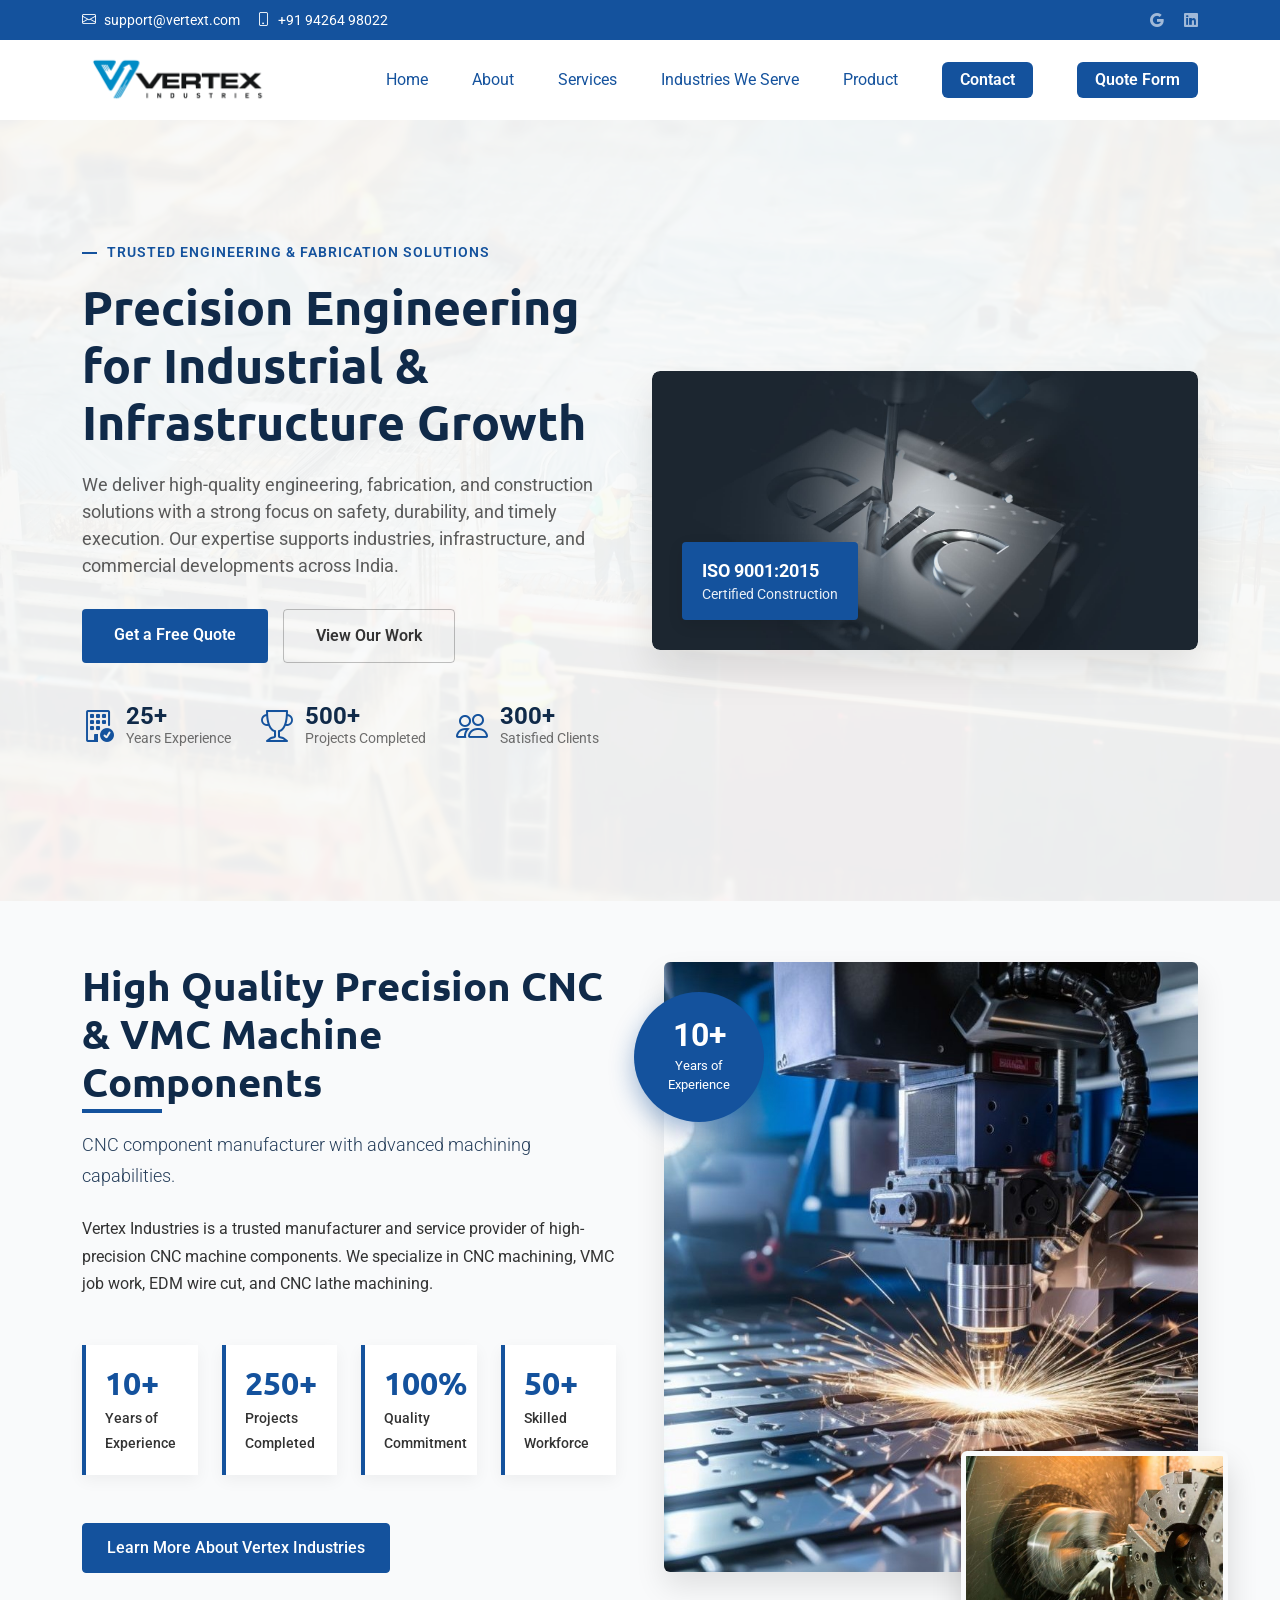
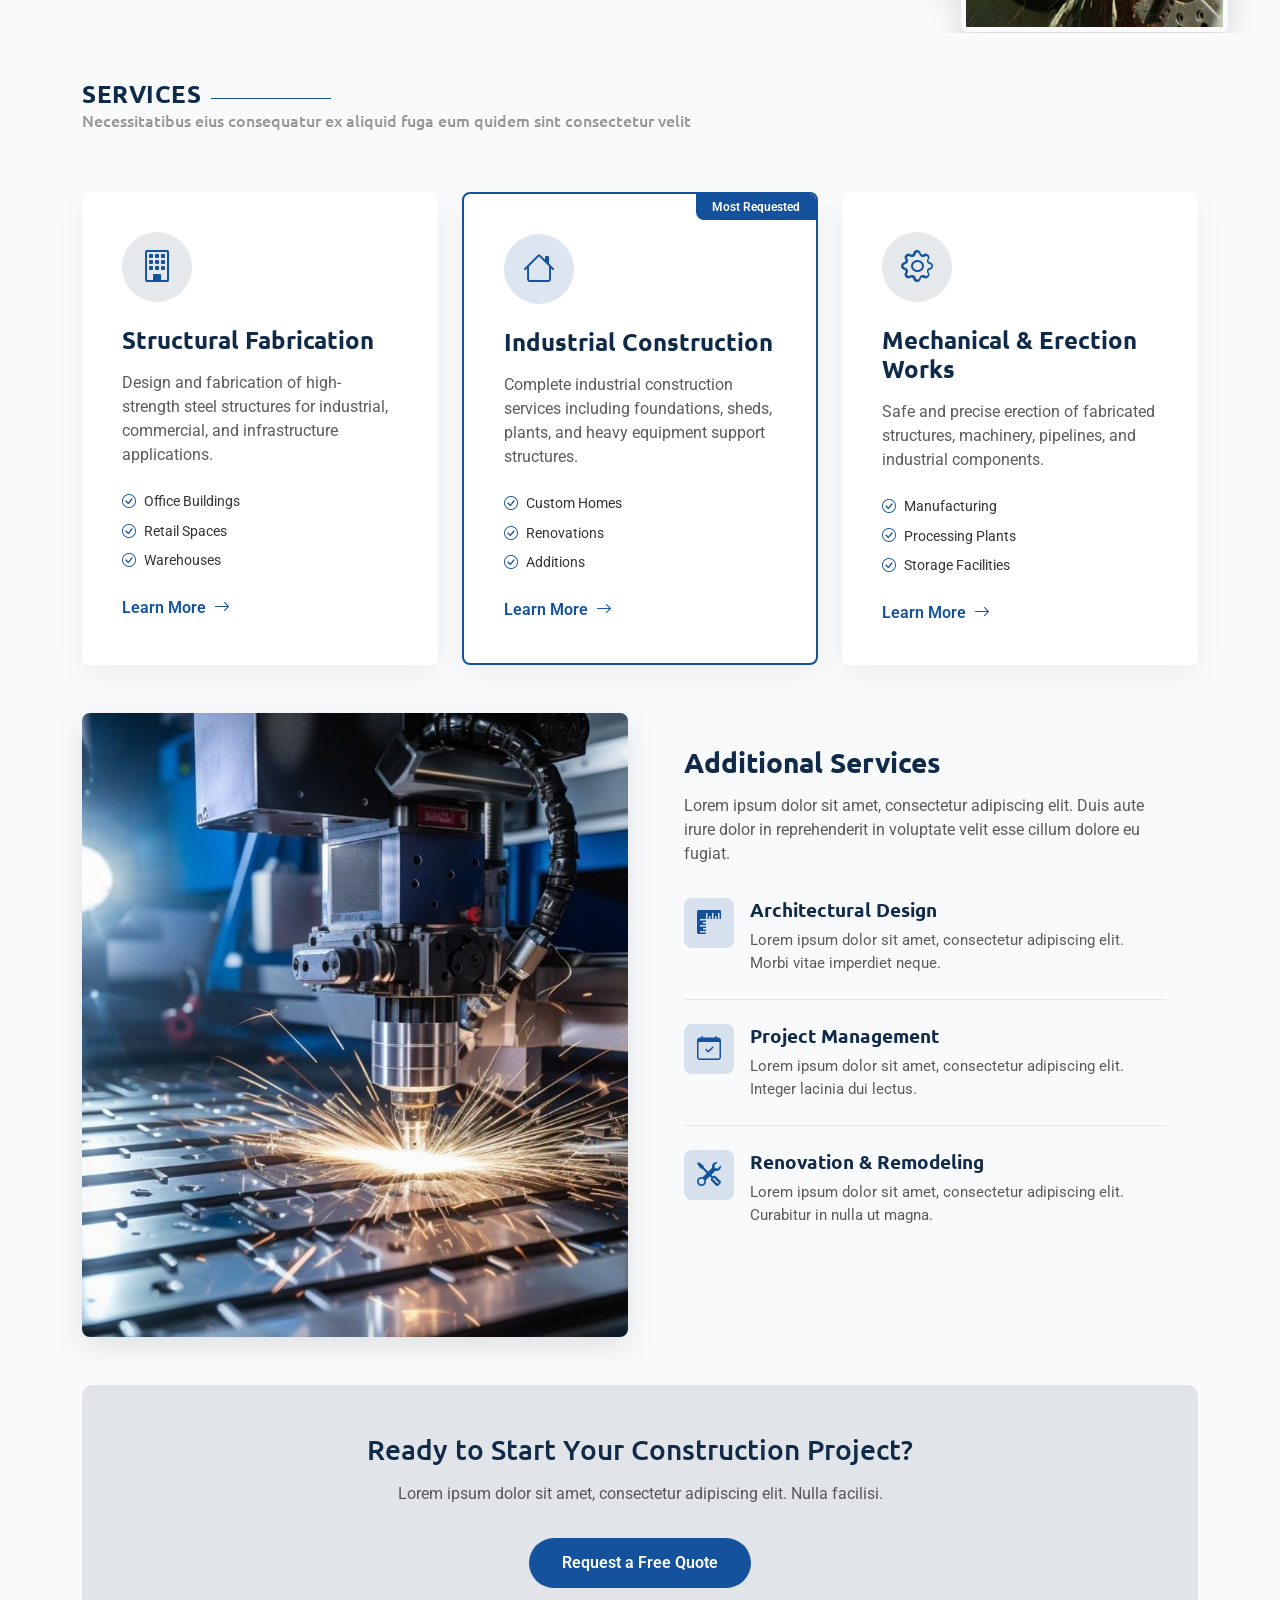
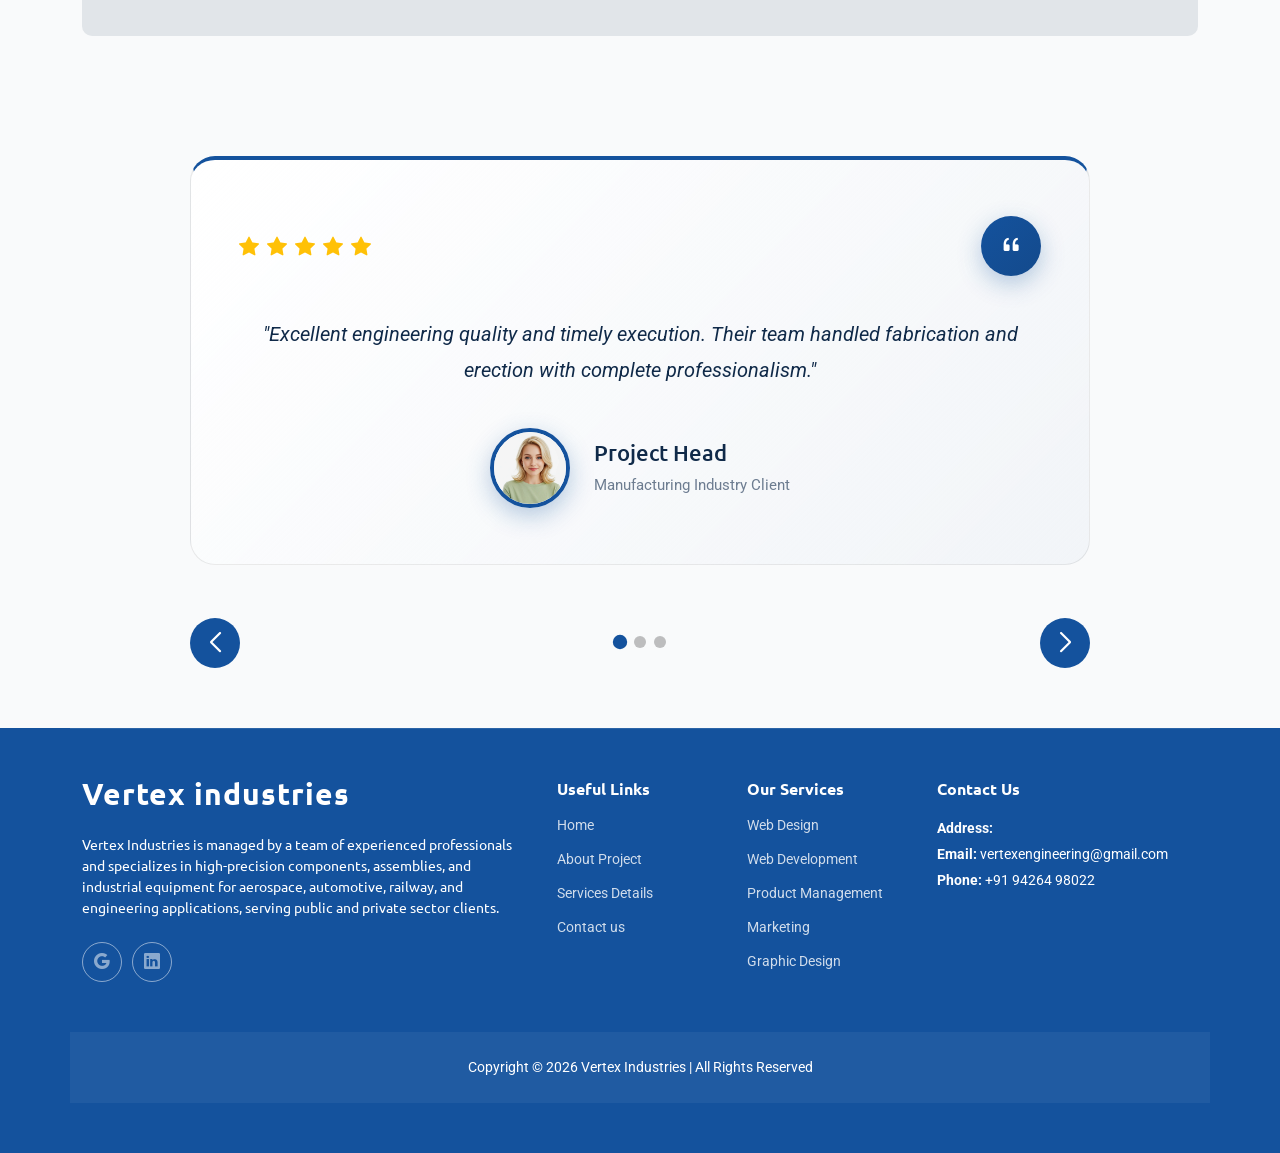
<file: index.html>
<!doctype html>
<html lang="en">
  <head>
    <meta charset="utf-8" />
    <meta content="width=device-width, initial-scale=1.0" name="viewport" />
    <title>Index - Constructo Bootstrap Template</title>
    <meta name="description" content="" />
    <meta name="keywords" content="" />

    <!-- Favicons -->
    <link href="assets/img/favicon.png" rel="icon" />
    <link href="assets/img/apple-touch-icon.png" rel="apple-touch-icon" />

    <!-- Fonts -->
    <link href="https://fonts.googleapis.com" rel="preconnect" />
    <link href="https://fonts.gstatic.com" rel="preconnect" crossorigin />
    <link
      href="https://fonts.googleapis.com/css2?family=Roboto:ital,wght@0,100;0,300;0,400;0,500;0,700;0,900;1,100;1,300;1,400;1,500;1,700;1,900&family=Lato:ital,wght@0,100;0,300;0,400;0,700;0,900;1,100;1,300;1,400;1,700;1,900&family=Ubuntu:ital,wght@0,300;0,400;0,500;0,700;1,300;1,400;1,500;1,700&display=swap"
      rel="stylesheet"
    />

    <!-- Vendor CSS Files -->
    <link
      href="assets/vendor/bootstrap/css/bootstrap.min.css"
      rel="stylesheet"
    />
    <link
      href="assets/vendor/bootstrap-icons/bootstrap-icons.css"
      rel="stylesheet"
    />
    <link href="assets/vendor/aos/aos.css" rel="stylesheet" />
    <link href="assets/vendor/swiper/swiper-bundle.min.css" rel="stylesheet" />
    <link
      href="assets/vendor/glightbox/css/glightbox.min.css"
      rel="stylesheet"
    />

    <!-- Main CSS File -->
    <link href="assets/css/main.css" rel="stylesheet" />
  </head>

  <body class="index-page">
    <header id="header" class="header sticky-top">
      <!-- Top Bar -->
      <div class="topbar d-flex align-items-center dark-background">
        <div class="container d-flex justify-content-between">
          <div class="contact-info d-flex align-items-center">
            <i class="bi bi-envelope me-3">
              <a href="mailto:vertexengineering@gmail.com"
                >support@vertext.com</a
              >
            </i>
            <i class="bi bi-phone">
              <span>+91 94264 98022</span>
            </i>
          </div>

          <div class="social-links d-none d-md-flex align-items-center">
            <a href="#" class="google"><i class="bi bi-google"></i></a>
            <a href="#" class="linkedin"><i class="bi bi-linkedin"></i></a>
          </div>
        </div>
      </div>
      <!-- End Top Bar -->

      <!-- Main Header -->
      <div class="branding d-flex align-items-cente">
        <div
          class="container position-relative d-flex align-items-center justify-content-between"
        >
          <a href="index.html" class="logo d-flex align-items-center">
            <img src="assets/img/logo.png" alt="Vertex Logo" />
          </a>

          <nav id="navmenu" class="navmenu">
            <ul>
              <li><a href="index.html" class="active">Home</a></li>
              <li><a href="about.html">About</a></li>
              <li><a href="services.html">Services</a></li>
              <li><a href="project-details.html">Industries We Serve</a></li>
              <li><a href="project-details.html">Product</a></li>
              <li>
                <a href="contact.html" class="btn-nav btn-primary">Contact</a>
              </li>
              <li>
                <a href="quote.html" class="btn-nav btn-primary">Quote Form</a>
              </li>
            </ul>
            <i class="mobile-nav-toggle d-xl-none bi bi-list"></i>
          </nav>
        </div>
      </div>
    </header>

    <main class="main">
      <!-- Hero Section -->
      <section id="hero" class="hero section">
        <div class="container" data-aos="fade-up" data-aos-delay="100">
          <div class="row align-items-center">
            <div class="col-lg-6">
              <div
                class="hero-content"
                data-aos="fade-right"
                data-aos-delay="200"
              >
                <span class="subtitle"
                  >Trusted Engineering & Fabrication Solutions</span
                >

                <h1>
                  Precision Engineering for Industrial & Infrastructure Growth
                </h1>

                <p>
                  We deliver high-quality engineering, fabrication, and
                  construction solutions with a strong focus on safety,
                  durability, and timely execution. Our expertise supports
                  industries, infrastructure, and commercial developments across
                  India.
                </p>

                <div class="hero-buttons">
                  <a href="#call-to-action" class="btn-primary"
                    >Get a Free Quote</a
                  >
                  <a href="#projects" class="btn-secondary">View Our Work</a>
                </div>

                <div class="trust-badges">
                  <div class="badge-item">
                    <i class="bi bi-building-check"></i>
                    <div class="badge-text">
                      <span class="count">25+</span>
                      <span class="label">Years Experience</span>
                    </div>
                  </div>
                  <div class="badge-item">
                    <i class="bi bi-trophy"></i>
                    <div class="badge-text">
                      <span class="count">500+</span>
                      <span class="label">Projects Completed</span>
                    </div>
                  </div>
                  <div class="badge-item">
                    <i class="bi bi-people"></i>
                    <div class="badge-text">
                      <span class="count">300+</span>
                      <span class="label">Satisfied Clients</span>
                    </div>
                  </div>
                </div>
              </div>
            </div>

            <div class="col-lg-6" data-aos="fade-left" data-aos-delay="300">
              <div class="hero-image">
                <img
                  src="assets/img/construction/hero1.jpeg"
                  alt="Construction Project"
                  class="img-fluid"
                />
                <div class="image-badge">
                  <span>ISO 9001:2015</span>
                  <p>Certified Construction</p>
                </div>
              </div>
            </div>
          </div>
        </div>
      </section>
      <!-- /Hero Section -->

      <!-- About Section -->
      <section id="about" class="about section">
        <div class="container" data-aos="fade-up" data-aos-delay="100">
          <div class="row align-items-center g-5">
            <!-- LEFT CONTENT (Text + Achievements + Button) -->
            <div class="col-lg-6 order-2 order-lg-1">
              <div
                class="about-content"
                data-aos="fade-right"
                data-aos-delay="200"
              >
                <h2>High Quality Precision CNC & VMC Machine Components</h2>

                <p class="lead">
                  CNC component manufacturer with advanced machining
                  capabilities.
                </p>

                <p>
                  Vertex Industries is a trusted manufacturer and service
                  provider of high-precision CNC machine components. We
                  specialize in CNC machining, VMC job work, EDM wire cut, and
                  CNC lathe machining.
                </p>

                <!-- ACHIEVEMENT BOXES (ADDED HERE) -->
                <div class="achievement-boxes row g-4 mt-4">
                  <div
                    class="col-6 col-md-3"
                    data-aos="fade-up"
                    data-aos-delay="300"
                  >
                    <div class="achievement-box">
                      <h3>10+</h3>
                      <p>Years of Experience</p>
                    </div>
                  </div>

                  <div
                    class="col-6 col-md-3"
                    data-aos="fade-up"
                    data-aos-delay="400"
                  >
                    <div class="achievement-box">
                      <h3>250+</h3>
                      <p>Projects Completed</p>
                    </div>
                  </div>

                  <div
                    class="col-6 col-md-3"
                    data-aos="fade-up"
                    data-aos-delay="500"
                  >
                    <div class="achievement-box">
                      <h3>100%</h3>
                      <p>Quality Commitment</p>
                    </div>
                  </div>

                  <div
                    class="col-6 col-md-3"
                    data-aos="fade-up"
                    data-aos-delay="600"
                  >
                    <div class="achievement-box">
                      <h3>50+</h3>
                      <p>Skilled Workforce</p>
                    </div>
                  </div>
                </div>

                <!-- CTA BUTTON (ADDED HERE) -->
                <div
                  class="cta-container mt-5"
                  data-aos="fade-up"
                  data-aos-delay="800"
                >
                  <a href="about.html" class="btn btn-primary">
                    Learn More About Vertex Industries
                  </a>
                </div>
              </div>
            </div>

            <!-- RIGHT IMAGE SECTION -->
            <div class="col-lg-6 order-1 order-lg-2">
              <div
                class="about-image position-relative"
                data-aos="fade-left"
                data-aos-delay="200"
              >
                <img
                  src="assets/img/cnc-vmc(2).jpeg"
                  alt="CNC VMC Machining Components"
                  class="img-fluid main-image rounded"
                />

                <div class="image-overlay">
                  <img
                    src="assets/img/cnc-vmc(1).jpeg"
                    alt="Precision CNC Manufacturing"
                    class="img-fluid rounded"
                  />
                </div>

                <div
                  class="experience-badge"
                  data-aos="zoom-in"
                  data-aos-delay="500"
                >
                  <span>10+</span>
                  <p>Years of Experience</p>
                </div>
              </div>
            </div>
          </div>
        </div>
      </section>

      <!-- /About Section -->

      <!-- Services Section -->
      <section id="services" class="services section">
        <!-- Section Title -->
        <div class="container section-title">
          <h2>Services</h2>
          <p>
            Necessitatibus eius consequatur ex aliquid fuga eum quidem sint
            consectetur velit
          </p>
        </div>
        <!-- End Section Title -->

        <div class="container" data-aos="fade-up" data-aos-delay="100">
          <div class="row gy-4">
            <div class="col-lg-4" data-aos="fade-up" data-aos-delay="200">
              <div class="service-card">
                <div class="service-icon">
                  <i class="bi bi-building"></i>
                </div>
                <h3>Structural Fabrication</h3>
                <p>
                  Design and fabrication of high-strength steel structures for
                  industrial, commercial, and infrastructure applications.
                </p>

                <div class="service-features">
                  <span
                    ><i class="bi bi-check-circle"></i> Office Buildings</span
                  >
                  <span><i class="bi bi-check-circle"></i> Retail Spaces</span>
                  <span><i class="bi bi-check-circle"></i> Warehouses</span>
                </div>
                <a href="service-details.html" class="service-link"
                  >Learn More <i class="bi bi-arrow-right"></i
                ></a>
              </div>
            </div>
            <!-- End Service Item -->

            <div class="col-lg-4" data-aos="fade-up" data-aos-delay="300">
              <div class="service-card featured">
                <div class="service-badge">Most Requested</div>
                <div class="service-icon">
                  <i class="bi bi-house"></i>
                </div>
                <h3>Industrial Construction</h3>
                <p>
                  Complete industrial construction services including
                  foundations, sheds, plants, and heavy equipment support
                  structures.
                </p>

                <div class="service-features">
                  <span><i class="bi bi-check-circle"></i> Custom Homes</span>
                  <span><i class="bi bi-check-circle"></i> Renovations</span>
                  <span><i class="bi bi-check-circle"></i> Additions</span>
                </div>
                <a href="service-details.html" class="service-link"
                  >Learn More <i class="bi bi-arrow-right"></i
                ></a>
              </div>
            </div>
            <!-- End Service Item -->

            <div class="col-lg-4" data-aos="fade-up" data-aos-delay="400">
              <div class="service-card">
                <div class="service-icon">
                  <i class="bi bi-gear"></i>
                </div>
                <h3>Mechanical & Erection Works</h3>
                <p>
                  Safe and precise erection of fabricated structures, machinery,
                  pipelines, and industrial components.
                </p>

                <div class="service-features">
                  <span><i class="bi bi-check-circle"></i> Manufacturing</span>
                  <span
                    ><i class="bi bi-check-circle"></i> Processing Plants</span
                  >
                  <span
                    ><i class="bi bi-check-circle"></i> Storage Facilities</span
                  >
                </div>
                <a href="service-details.html" class="service-link"
                  >Learn More <i class="bi bi-arrow-right"></i
                ></a>
              </div>
            </div>
            <!-- End Service Item -->
          </div>

          <div class="row mt-5">
            <div class="col-lg-6" data-aos="fade-up" data-aos-delay="100">
              <div class="service-image-block">
                <img
                  src="assets/img/cnc-vmc(2).jpeg"
                  alt="Construction Services"
                  class="img-fluid"
                />
              </div>
            </div>

            <div class="col-lg-6" data-aos="fade-up" data-aos-delay="200">
              <div class="service-list-block">
                <h3>Additional Services</h3>
                <p>
                  Lorem ipsum dolor sit amet, consectetur adipiscing elit. Duis
                  aute irure dolor in reprehenderit in voluptate velit esse
                  cillum dolore eu fugiat.
                </p>

                <div class="service-list">
                  <div
                    class="service-list-item"
                    data-aos="fade-up"
                    data-aos-delay="100"
                  >
                    <div class="service-list-icon">
                      <i class="bi bi-rulers"></i>
                    </div>
                    <div class="service-list-content">
                      <h4>Architectural Design</h4>
                      <p>
                        Lorem ipsum dolor sit amet, consectetur adipiscing elit.
                        Morbi vitae imperdiet neque.
                      </p>
                    </div>
                  </div>
                  <!-- End Service List Item -->

                  <div
                    class="service-list-item"
                    data-aos="fade-up"
                    data-aos-delay="200"
                  >
                    <div class="service-list-icon">
                      <i class="bi bi-calendar-check"></i>
                    </div>
                    <div class="service-list-content">
                      <h4>Project Management</h4>
                      <p>
                        Lorem ipsum dolor sit amet, consectetur adipiscing elit.
                        Integer lacinia dui lectus.
                      </p>
                    </div>
                  </div>
                  <!-- End Service List Item -->

                  <div
                    class="service-list-item"
                    data-aos="fade-up"
                    data-aos-delay="300"
                  >
                    <div class="service-list-icon">
                      <i class="bi bi-tools"></i>
                    </div>
                    <div class="service-list-content">
                      <h4>Renovation &amp; Remodeling</h4>
                      <p>
                        Lorem ipsum dolor sit amet, consectetur adipiscing elit.
                        Curabitur in nulla ut magna.
                      </p>
                    </div>
                  </div>
                  <!-- End Service List Item -->
                </div>
              </div>
            </div>
          </div>

          <div
            class="cta-container text-center mt-5"
            data-aos="fade-up"
            data-aos-delay="300"
          >
            <h3>Ready to Start Your Construction Project?</h3>
            <p>
              Lorem ipsum dolor sit amet, consectetur adipiscing elit. Nulla
              facilisi.
            </p>
            <a href="#" class="btn btn-cta">Request a Free Quote</a>
          </div>
        </div>
      </section>
      <!-- /Services Section -->

      <!-- Testimonials Section -->
      <section id="testimonials" class="testimonials section">
        <div class="container" data-aos="fade-up" data-aos-delay="100">
          <div class="testimonials-slider swiper init-swiper">
            <script type="application/json" class="swiper-config">
              {
                "loop": true,
                "speed": 600,
                "autoplay": {
                  "delay": 5000
                },
                "slidesPerView": 1,
                "spaceBetween": 30,
                "pagination": {
                  "el": ".swiper-pagination",
                  "type": "bullets",
                  "clickable": true
                },
                "navigation": {
                  "nextEl": ".swiper-button-next",
                  "prevEl": ".swiper-button-prev"
                }
              }
            </script>
            <div class="swiper-wrapper">
              <div class="swiper-slide">
                <div
                  class="testimonial-slide"
                  data-aos="fade-up"
                  data-aos-delay="200"
                >
                  <div class="testimonial-header">
                    <div class="stars-rating">
                      <i class="bi bi-star-fill"></i>
                      <i class="bi bi-star-fill"></i>
                      <i class="bi bi-star-fill"></i>
                      <i class="bi bi-star-fill"></i>
                      <i class="bi bi-star-fill"></i>
                    </div>
                    <div class="quote-icon">
                      <i class="bi bi-quote"></i>
                    </div>
                  </div>
                  <div class="testimonial-body">
                    <p>
                      "Excellent engineering quality and timely execution. Their
                      team handled fabrication and erection with complete
                      professionalism."
                    </p>
                  </div>
                  <div class="testimonial-footer">
                    <div class="author-info">
                      <img
                        src="assets/img/person/person-f-12.webp"
                        alt="Author"
                        class="author-avatar"
                      />
                      <div class="author-details">
                        <h4>Project Head</h4>
                        <span class="company"
                          >Manufacturing Industry Client</span
                        >
                      </div>
                    </div>
                  </div>
                </div>
              </div>

              <div class="swiper-slide">
                <div
                  class="testimonial-slide"
                  data-aos="fade-up"
                  data-aos-delay="300"
                >
                  <div class="testimonial-header">
                    <div class="stars-rating">
                      <i class="bi bi-star-fill"></i>
                      <i class="bi bi-star-fill"></i>
                      <i class="bi bi-star-fill"></i>
                      <i class="bi bi-star-fill"></i>
                      <i class="bi bi-star-fill"></i>
                    </div>
                    <div class="quote-icon">
                      <i class="bi bi-quote"></i>
                    </div>
                  </div>
                  <div class="testimonial-body">
                    <p>
                      "Professional expertise and dedicated support have
                      significantly improved our project delivery timelines
                      while maintaining exceptional quality standards across all
                      our initiatives."
                    </p>
                  </div>
                  <div class="testimonial-footer">
                    <div class="author-info">
                      <img
                        src="assets/img/person/person-m-14.webp"
                        alt="Author"
                        class="author-avatar"
                      />
                      <div class="author-details">
                        <h4>Michael Anderson</h4>
                        <span class="role">Project Manager</span>
                        <span class="company">InnovateTech Ltd</span>
                      </div>
                    </div>
                  </div>
                </div>
              </div>

              <div class="swiper-slide">
                <div
                  class="testimonial-slide"
                  data-aos="fade-up"
                  data-aos-delay="400"
                >
                  <div class="testimonial-header">
                    <div class="stars-rating">
                      <i class="bi bi-star-fill"></i>
                      <i class="bi bi-star-fill"></i>
                      <i class="bi bi-star-fill"></i>
                      <i class="bi bi-star-fill"></i>
                      <i class="bi bi-star-fill"></i>
                    </div>
                    <div class="quote-icon">
                      <i class="bi bi-quote"></i>
                    </div>
                  </div>
                  <div class="testimonial-body">
                    <p>
                      "Strategic collaboration and innovative thinking have
                      enabled remarkable digital transformation, leading to
                      increased efficiency and measurable business growth
                      results."
                    </p>
                  </div>
                  <div class="testimonial-footer">
                    <div class="author-info">
                      <img
                        src="assets/img/person/person-f-11.webp"
                        alt="Author"
                        class="author-avatar"
                      />
                      <div class="author-details">
                        <h4>Jennifer Wilson</h4>
                        <span class="role">Digital Strategy Lead</span>
                        <span class="company">FutureScope Inc</span>
                      </div>
                    </div>
                  </div>
                </div>
              </div>
            </div>

            <div class="swiper-navigation-wrapper">
              <div class="swiper-button-prev"></div>
              <div class="swiper-pagination"></div>
              <div class="swiper-button-next"></div>
            </div>
          </div>
        </div>
      </section>
      <!-- /Testimonials Section -->
    </main>

    <footer id="footer" class="footer dark-background">
      <div class="container footer-top">
        <div class="row gy-4">
          <div class="col-lg-5 col-md-12 footer-about">
            <a href="index.html" class="logo d-flex align-items-center">
              <span class="sitename">Vertex industries</span>
            </a>
            <p>
              Vertex Industries is managed by a team of experienced
              professionals and specializes in high-precision components,
              assemblies, and industrial equipment for aerospace, automotive,
              railway, and engineering applications, serving public and private
              sector clients.
            </p>
            <div class="social-links d-flex mt-4">
              <a
                href="https://www.google.com/search?q=Your+Business+Name"
                class="google"
                target="_blank"
              >
                <i class="bi bi-google"></i>
              </a>
              <a href="#" class="linkedin"><i class="bi bi-linkedin"></i></a>
            </div>
          </div>

          <div class="col-lg-2 col-6 footer-links">
            <h4>Useful Links</h4>
            <ul>
              <li><a href="index.html">Home</a></li>
              <li><a href="about.html">About Project</a></li>
              <li><a href="services.html">Services Details</a></li>
              <li><a href="contact.html">Contact us</a></li>
            </ul>
          </div>

          <div class="col-lg-2 col-6 footer-links">
            <h4>Our Services</h4>
            <ul>
              <li><a href="#">Web Design</a></li>
              <li><a href="#">Web Development</a></li>
              <li><a href="#">Product Management</a></li>
              <li><a href="#">Marketing</a></li>
              <li><a href="#">Graphic Design</a></li>
            </ul>
          </div>

          <div
            class="col-lg-3 col-md-12 footer-contact text-center text-md-start"
          >
            <h4>Contact Us</h4>
            <p><strong>Address: </strong></p>
            <p><strong>Email:</strong> vertexengineering@gmail.com</p>
            <p><strong>Phone:</strong> +91 94264 98022</p>
          </div>
        </div>
      </div>

      <div class="container copyright text-center mt-4">
        <div class="footer-bottom">
          <p>Copyright © 2026 Vertex Industries | All Rights Reserved</p>
        </div>
      </div>
    </footer>

    <!-- Scroll Top -->
    <a
      href="#"
      id="scroll-top"
      class="scroll-top d-flex align-items-center justify-content-center"
      ><i class="bi bi-arrow-up-short"></i
    ></a>

    <!-- Preloader -->
    <div id="preloader"></div>

    <!-- Vendor JS Files -->
    <script src="assets/vendor/bootstrap/js/bootstrap.bundle.min.js"></script>
    <script src="assets/vendor/php-email-form/validate.js"></script>
    <script src="assets/vendor/aos/aos.js"></script>
    <script src="assets/vendor/swiper/swiper-bundle.min.js"></script>
    <script src="assets/vendor/glightbox/js/glightbox.min.js"></script>

    <!-- Main JS File -->
    <script src="assets/js/main.js"></script>
    <script>
      document.addEventListener("DOMContentLoaded", function () {
        const toggle = document.querySelector(".mobile-nav-toggle");
        const mobileMenu = document.querySelector(".mobile-menu");

        if (toggle && mobileMenu) {
          toggle.addEventListener("click", function () {
            mobileMenu.classList.toggle("active");
          });
        }
      });
    </script>
  </body>
</html>
</file>
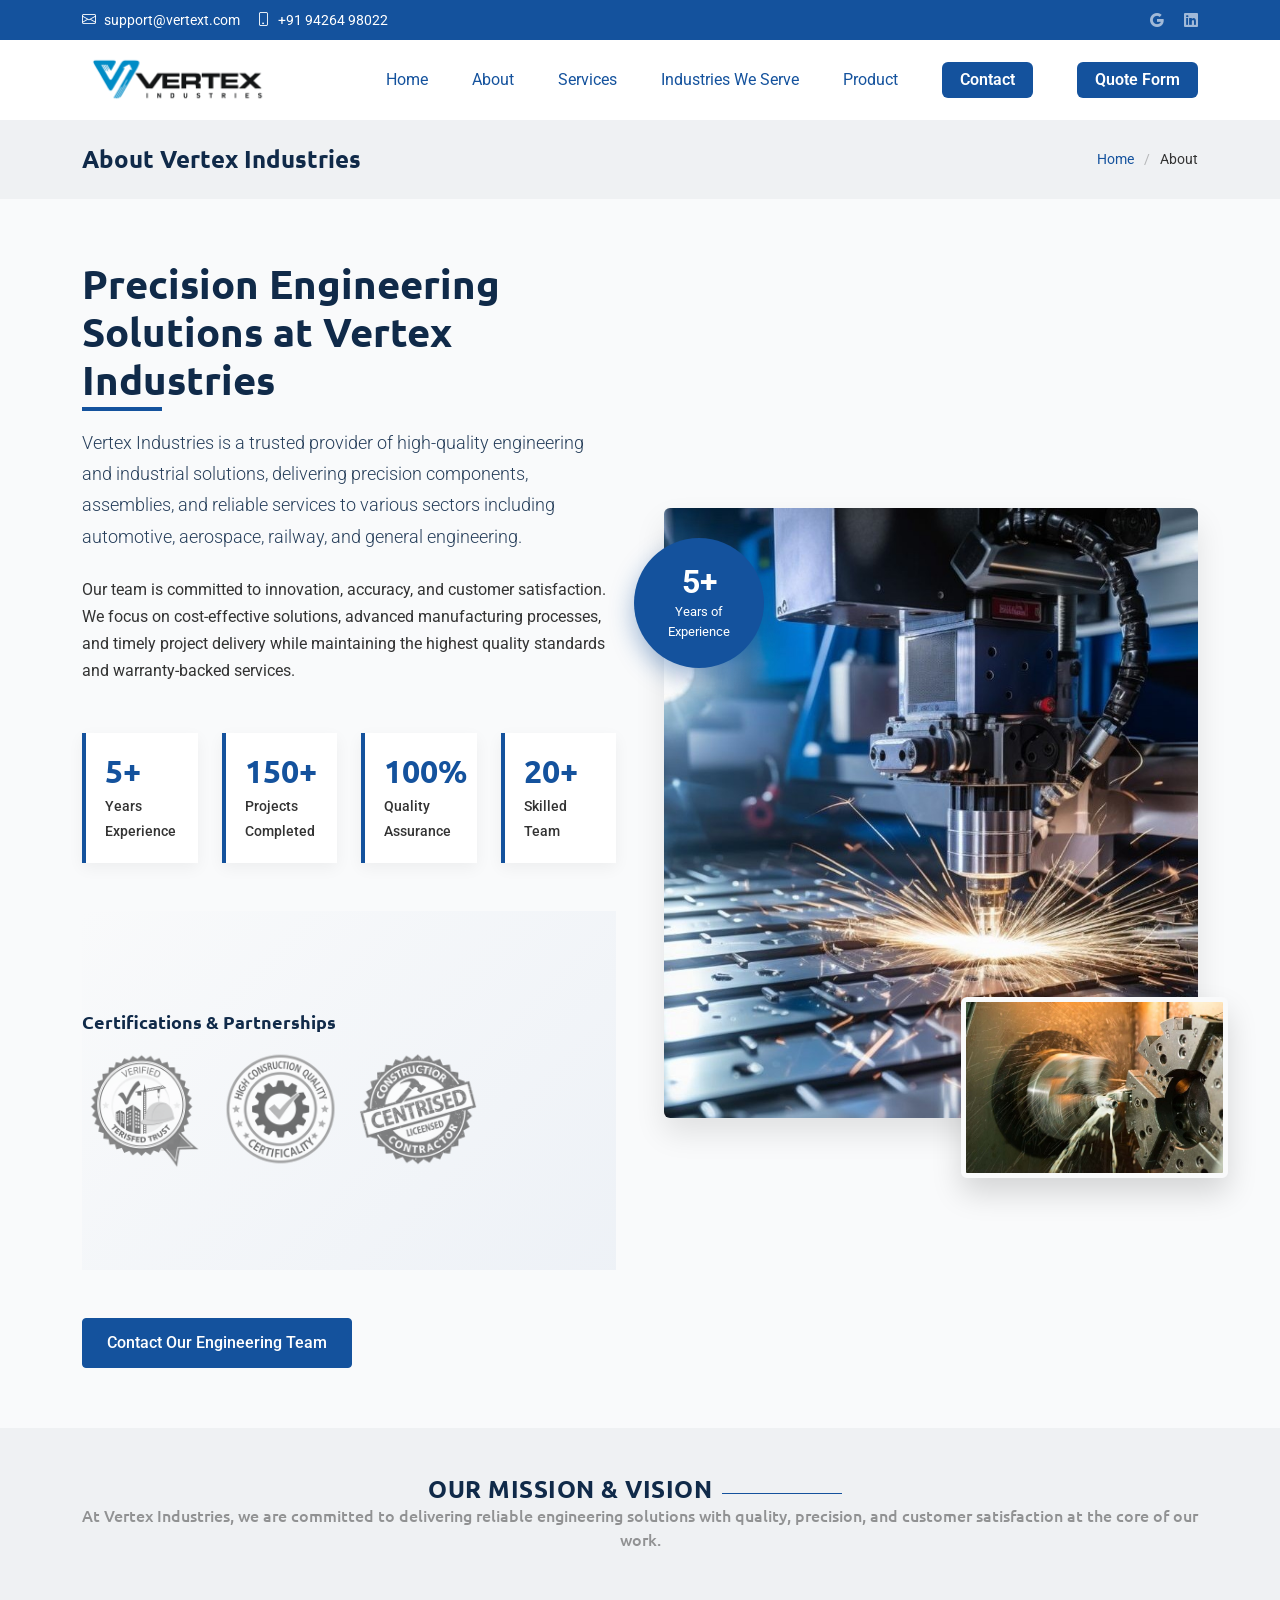
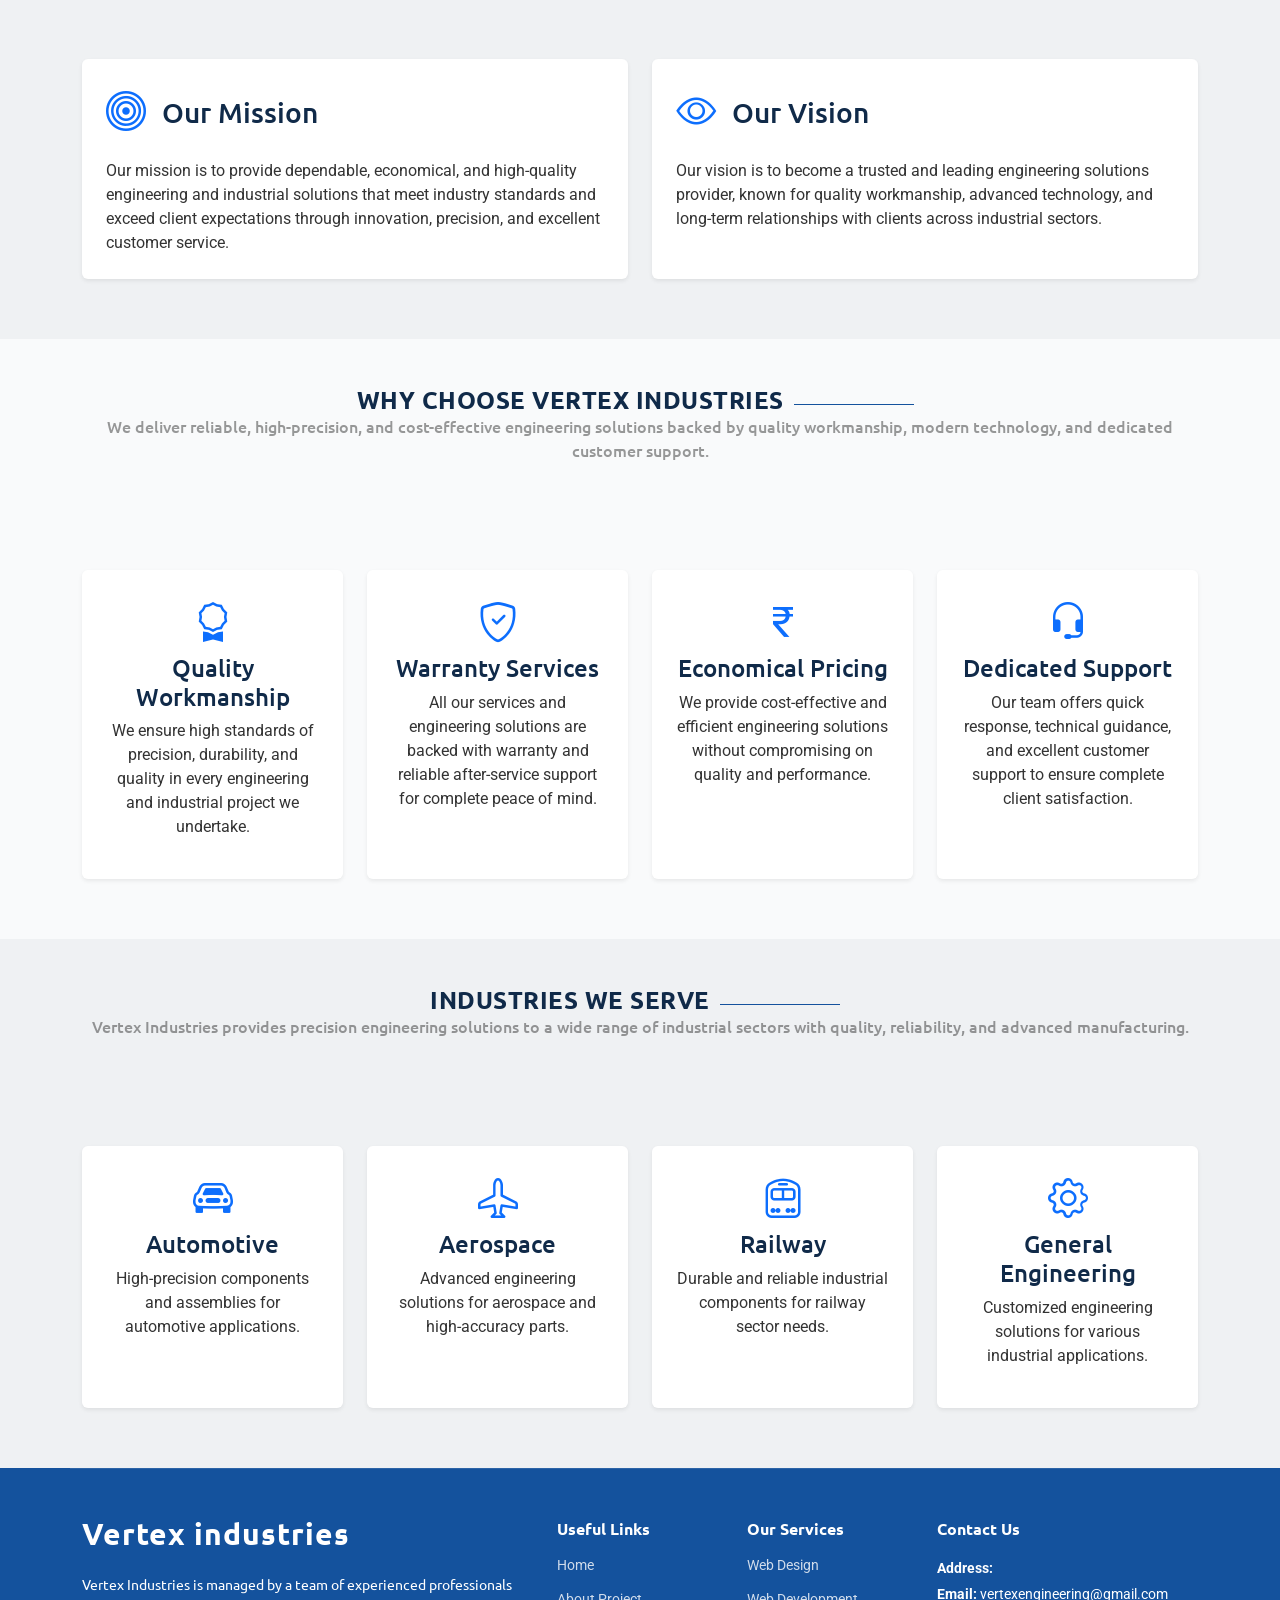
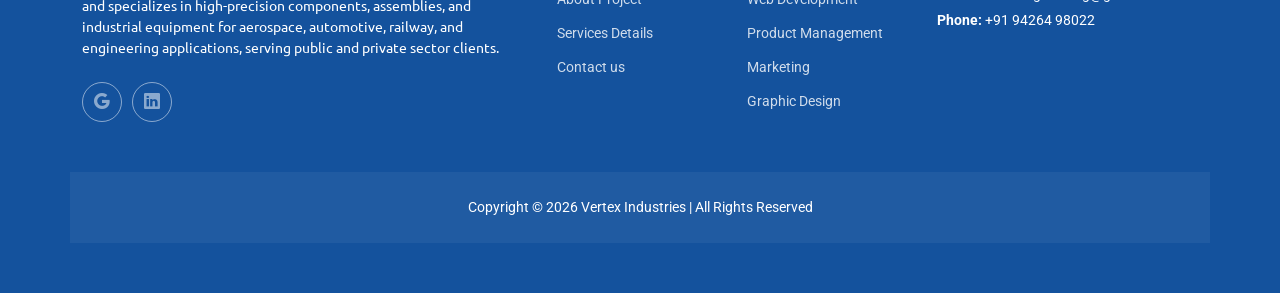
<file: about.html>
<!doctype html>
<html lang="en">
  <head>
    <meta charset="utf-8" />
    <meta content="width=device-width, initial-scale=1.0" name="viewport" />
    <title>About Vertex Industries | Engineering Solutions</title>
    <meta name="description" content="" />
    <meta name="keywords" content="" />

    <!-- Favicons -->
    <link href="assets/img/favicon.png" rel="icon" />
    <link href="assets/img/apple-touch-icon.png" rel="apple-touch-icon" />

    <!-- Fonts -->
    <link href="https://fonts.googleapis.com" rel="preconnect" />
    <link href="https://fonts.gstatic.com" rel="preconnect" crossorigin />
    <link
      href="https://fonts.googleapis.com/css2?family=Roboto:ital,wght@0,100;0,300;0,400;0,500;0,700;0,900;1,100;1,300;1,400;1,500;1,700;1,900&family=Lato:ital,wght@0,100;0,300;0,400;0,700;0,900;1,100;1,300;1,400;1,700;1,900&family=Ubuntu:ital,wght@0,300;0,400;0,500;0,700;1,300;1,400;1,500;1,700&display=swap"
      rel="stylesheet"
    />

    <!-- Vendor CSS Files -->
    <link
      href="assets/vendor/bootstrap/css/bootstrap.min.css"
      rel="stylesheet"
    />
    <link
      href="assets/vendor/bootstrap-icons/bootstrap-icons.css"
      rel="stylesheet"
    />
    <link href="assets/vendor/aos/aos.css" rel="stylesheet" />
    <link href="assets/vendor/swiper/swiper-bundle.min.css" rel="stylesheet" />
    <link
      href="assets/vendor/glightbox/css/glightbox.min.css"
      rel="stylesheet"
    />

    <!-- Main CSS File -->
    <link href="assets/css/main.css" rel="stylesheet" />

    <!-- =======================================================
  * Template Name: Constructo
  * Template URL: https://bootstrapmade.com/constructo-bootstrap-construction-template/
  * Updated: Aug 30 2025 with Bootstrap v5.3.8
  * Author: BootstrapMade.com
  * License: https://bootstrapmade.com/license/
  ======================================================== -->
  </head>

  <body class="about-page">
    <header id="header" class="header sticky-top">
      <!-- Top Bar -->
      <div class="topbar d-flex align-items-center dark-background">
        <div class="container d-flex justify-content-between">
          <div class="contact-info d-flex align-items-center">
            <i class="bi bi-envelope me-3">
              <a href="mailto:vertexengineering@gmail.com"
                >support@vertext.com</a
              >
            </i>
            <i class="bi bi-phone">
              <span>+91 94264 98022</span>
            </i>
          </div>

          <div class="social-links d-none d-md-flex align-items-center">
            <a href="#" class="google"><i class="bi bi-google"></i></a>
            <a href="#" class="linkedin"><i class="bi bi-linkedin"></i></a>
          </div>
        </div>
      </div>
      <!-- End Top Bar -->

      <!-- Main Header -->
      <div class="branding d-flex align-items-cente">
        <div
          class="container position-relative d-flex align-items-center justify-content-between"
        >
          <a href="index.html" class="logo d-flex align-items-center">
            <img src="assets/img/logo.png" alt="Vertex Logo" />
          </a>

          <nav id="navmenu" class="navmenu">
            <ul>
              <li><a href="index.html" class="active">Home</a></li>
              <li><a href="about.html">About</a></li>
              <li><a href="services.html">Services</a></li>
              <li><a href="project-details.html">Industries We Serve</a></li>
              <li><a href="project-details.html">Product</a></li>
              <li>
                <a href="contact.html" class="btn-nav btn-primary">Contact</a>
              </li>
              <li>
                <a href="quote.html" class="btn-nav btn-primary">Quote Form</a>
              </li>
            </ul>
            <i class="mobile-nav-toggle d-xl-none bi bi-list"></i>
          </nav>
        </div>
      </div>
    </header>

    <main class="main">
      <!-- Page Title -->
      <div class="page-title light-background">
        <div
          class="container d-lg-flex justify-content-between align-items-center"
        >
          <h1 class="mb-2 mb-lg-0">About Vertex Industries</h1>
          <nav class="breadcrumbs">
            <ol>
              <li><a href="index.html">Home</a></li>
              <li class="current">About</li>
            </ol>
          </nav>
        </div>
      </div>
      <!-- End Page Title -->

      <!-- About Section -->
      <section id="about" class="about section">
        <div class="container" data-aos="fade-up" data-aos-delay="100">
          <div class="row align-items-center g-5">
            <div class="col-lg-6">
              <div
                class="about-content"
                data-aos="fade-right"
                data-aos-delay="200"
              >
                <h2>Precision Engineering Solutions at Vertex Industries</h2>
                <p class="lead">
                  Vertex Industries is a trusted provider of high-quality
                  engineering and industrial solutions, delivering precision
                  components, assemblies, and reliable services to various
                  sectors including automotive, aerospace, railway, and general
                  engineering.
                </p>
                <p>
                  Our team is committed to innovation, accuracy, and customer
                  satisfaction. We focus on cost-effective solutions, advanced
                  manufacturing processes, and timely project delivery while
                  maintaining the highest quality standards and warranty-backed
                  services.
                </p>

                <div class="achievement-boxes row g-4 mt-4">
                  <div
                    class="col-6 col-md-3"
                    data-aos="fade-up"
                    data-aos-delay="300"
                  >
                    <div class="achievement-box">
                      <h3>5+</h3>
                      <p>Years Experience</p>
                    </div>
                  </div>
                  <div
                    class="col-6 col-md-3"
                    data-aos="fade-up"
                    data-aos-delay="400"
                  >
                    <div class="achievement-box">
                      <h3>150+</h3>
                      <p>Projects Completed</p>
                    </div>
                  </div>
                  <div
                    class="col-6 col-md-3"
                    data-aos="fade-up"
                    data-aos-delay="500"
                  >
                    <div class="achievement-box">
                      <h3>100%</h3>
                      <p>Quality Assurance</p>
                    </div>
                  </div>
                  <div
                    class="col-6 col-md-3"
                    data-aos="fade-up"
                    data-aos-delay="600"
                  >
                    <div class="achievement-box">
                      <h3>20+</h3>
                      <p>Skilled Team</p>
                    </div>
                  </div>
                </div>

                <div
                  class="certifications mt-5"
                  data-aos="fade-up"
                  data-aos-delay="700"
                >
                  <h5>Certifications &amp; Partnerships</h5>
                  <div class="row g-3 align-items-center">
                    <div class="col-4 col-md-3">
                      <img
                        src="assets/img/construction/badge-4.webp"
                        alt="Certification"
                        class="img-fluid"
                      />
                    </div>
                    <div class="col-4 col-md-3">
                      <img
                        src="assets/img/construction/badge-3.webp"
                        alt="Certification"
                        class="img-fluid"
                      />
                    </div>
                    <div class="col-4 col-md-3">
                      <img
                        src="assets/img/construction/badge-5.webp"
                        alt="Certification"
                        class="img-fluid"
                      />
                    </div>
                  </div>
                </div>

                <div
                  class="cta-container mt-5"
                  data-aos="fade-up"
                  data-aos-delay="800"
                >
                  <a href="contact.html" class="btn btn-primary">
                    Contact Our Engineering Team
                  </a>
                </div>
              </div>
            </div>

            <div class="col-lg-6">
              <div
                class="about-image position-relative"
                data-aos="fade-left"
                data-aos-delay="200"
              >
                <img
                  src="assets/img/cnc-vmc(2).jpeg"
                  alt="Construction Team"
                  class="img-fluid main-image rounded"
                />
                <div class="image-overlay">
                  <img
                    src="assets/img/cnc-vmc(1).jpeg"
                    alt="Construction Project"
                    class="img-fluid rounded"
                  />
                </div>
                <div
                  class="experience-badge"
                  data-aos="zoom-in"
                  data-aos-delay="500"
                >
                  <span>5+</span>
                  <p>Years of Experience</p>
                </div>
              </div>
            </div>
          </div>
        </div>
      </section>
      <!-- /About Section -->
    </main>

    <!-- Mission & Vision Section -->
    <section id="mission-vision" class="section light-background">
      <div class="container" data-aos="fade-up" data-aos-delay="100">
        <div class="section-title text-center mb-5">
          <h2>Our Mission & Vision</h2>
          <p>
            At Vertex Industries, we are committed to delivering reliable
            engineering solutions with quality, precision, and customer
            satisfaction at the core of our work.
          </p>
        </div>

        <div class="row gy-4">
          <!-- Mission Box -->
          <div class="col-lg-6" data-aos="fade-right" data-aos-delay="200">
            <div class="p-4 shadow-sm h-100 bg-white rounded">
              <div class="d-flex align-items-center mb-3">
                <i class="bi bi-bullseye fs-1 text-primary me-3"></i>
                <h3 class="mb-0">Our Mission</h3>
              </div>
              <p class="mb-0">
                Our mission is to provide dependable, economical, and
                high-quality engineering and industrial solutions that meet
                industry standards and exceed client expectations through
                innovation, precision, and excellent customer service.
              </p>
            </div>
          </div>

          <!-- Vision Box -->
          <div class="col-lg-6" data-aos="fade-left" data-aos-delay="300">
            <div class="p-4 shadow-sm h-100 bg-white rounded">
              <div class="d-flex align-items-center mb-3">
                <i class="bi bi-eye fs-1 text-primary me-3"></i>
                <h3 class="mb-0">Our Vision</h3>
              </div>
              <p class="mb-0">
                Our vision is to become a trusted and leading engineering
                solutions provider, known for quality workmanship, advanced
                technology, and long-term relationships with clients across
                industrial sectors.
              </p>
            </div>
          </div>
        </div>
      </div>
    </section>
    <!-- /Mission & Vision Section -->

    <!-- Why Choose Us Section -->
    <section id="why-choose-us" class="section">
      <div class="container" data-aos="fade-up" data-aos-delay="100">
        <!-- Section Title -->
        <div class="section-title text-center mb-5">
          <h2>Why Choose Vertex Industries</h2>
          <p>
            We deliver reliable, high-precision, and cost-effective engineering
            solutions backed by quality workmanship, modern technology, and
            dedicated customer support.
          </p>
        </div>

        <div class="row gy-4">
          <!-- Box 1 -->
          <div
            class="col-lg-3 col-md-6"
            data-aos="zoom-in"
            data-aos-delay="200"
          >
            <div class="p-4 text-center shadow-sm h-100 rounded bg-white">
              <i class="bi bi-award fs-1 text-primary mb-3"></i>
              <h4>Quality Workmanship</h4>
              <p>
                We ensure high standards of precision, durability, and quality
                in every engineering and industrial project we undertake.
              </p>
            </div>
          </div>

          <!-- Box 2 -->
          <div
            class="col-lg-3 col-md-6"
            data-aos="zoom-in"
            data-aos-delay="300"
          >
            <div class="p-4 text-center shadow-sm h-100 rounded bg-white">
              <i class="bi bi-shield-check fs-1 text-primary mb-3"></i>
              <h4>Warranty Services</h4>
              <p>
                All our services and engineering solutions are backed with
                warranty and reliable after-service support for complete peace
                of mind.
              </p>
            </div>
          </div>

          <!-- Box 3 -->
          <div
            class="col-lg-3 col-md-6"
            data-aos="zoom-in"
            data-aos-delay="400"
          >
            <div class="p-4 text-center shadow-sm h-100 rounded bg-white">
              <i class="bi bi-currency-rupee fs-1 text-primary mb-3"></i>
              <h4>Economical Pricing</h4>
              <p>
                We provide cost-effective and efficient engineering solutions
                without compromising on quality and performance.
              </p>
            </div>
          </div>

          <!-- Box 4 -->
          <div
            class="col-lg-3 col-md-6"
            data-aos="zoom-in"
            data-aos-delay="500"
          >
            <div class="p-4 text-center shadow-sm h-100 rounded bg-white">
              <i class="bi bi-headset fs-1 text-primary mb-3"></i>
              <h4>Dedicated Support</h4>
              <p>
                Our team offers quick response, technical guidance, and
                excellent customer support to ensure complete client
                satisfaction.
              </p>
            </div>
          </div>
        </div>
      </div>
    </section>
    <!-- /Why Choose Us Section -->

    <!-- Industries We Serve Section -->
    <section id="industries" class="section light-background">
      <div class="container" data-aos="fade-up" data-aos-delay="100">
        <div class="section-title text-center mb-5">
          <h2>Industries We Serve</h2>
          <p>
            Vertex Industries provides precision engineering solutions to a wide
            range of industrial sectors with quality, reliability, and advanced
            manufacturing.
          </p>
        </div>

        <div class="row gy-4 text-center">
          <div
            class="col-lg-3 col-md-6"
            data-aos="zoom-in"
            data-aos-delay="200"
          >
            <div class="p-4 shadow-sm rounded bg-white h-100">
              <i class="bi bi-car-front fs-1 text-primary mb-3"></i>
              <h4>Automotive</h4>
              <p>
                High-precision components and assemblies for automotive
                applications.
              </p>
            </div>
          </div>

          <div
            class="col-lg-3 col-md-6"
            data-aos="zoom-in"
            data-aos-delay="300"
          >
            <div class="p-4 shadow-sm rounded bg-white h-100">
              <i class="bi bi-airplane fs-1 text-primary mb-3"></i>
              <h4>Aerospace</h4>
              <p>
                Advanced engineering solutions for aerospace and high-accuracy
                parts.
              </p>
            </div>
          </div>

          <div
            class="col-lg-3 col-md-6"
            data-aos="zoom-in"
            data-aos-delay="400"
          >
            <div class="p-4 shadow-sm rounded bg-white h-100">
              <i class="bi bi-train-front fs-1 text-primary mb-3"></i>
              <h4>Railway</h4>
              <p>
                Durable and reliable industrial components for railway sector
                needs.
              </p>
            </div>
          </div>

          <div
            class="col-lg-3 col-md-6"
            data-aos="zoom-in"
            data-aos-delay="500"
          >
            <div class="p-4 shadow-sm rounded bg-white h-100">
              <i class="bi bi-gear fs-1 text-primary mb-3"></i>
              <h4>General Engineering</h4>
              <p>
                Customized engineering solutions for various industrial
                applications.
              </p>
            </div>
          </div>
        </div>
      </div>
    </section>
    <!-- /Industries We Serve Section -->

    <footer id="footer" class="footer dark-background">
      <div class="container footer-top">
        <div class="row gy-4">
          <div class="col-lg-5 col-md-12 footer-about">
            <a href="index.html" class="logo d-flex align-items-center">
              <span class="sitename">Vertex industries</span>
            </a>
            <p>
              Vertex Industries is managed by a team of experienced
              professionals and specializes in high-precision components,
              assemblies, and industrial equipment for aerospace, automotive,
              railway, and engineering applications, serving public and private
              sector clients.
            </p>
            <div class="social-links d-flex mt-4">
              <a
                href="https://www.google.com/search?q=Your+Business+Name"
                class="google"
                target="_blank"
              >
                <i class="bi bi-google"></i>
              </a>
              <a href="#" class="linkedin"><i class="bi bi-linkedin"></i></a>
            </div>
          </div>

          <div class="col-lg-2 col-6 footer-links">
            <h4>Useful Links</h4>
            <ul>
              <li><a href="index.html">Home</a></li>
              <li><a href="about.html">About Project</a></li>
              <li><a href="services.html">Services Details</a></li>
              <li><a href="contact.html">Contact us</a></li>
            </ul>
          </div>

          <div class="col-lg-2 col-6 footer-links">
            <h4>Our Services</h4>
            <ul>
              <li><a href="#">Web Design</a></li>
              <li><a href="#">Web Development</a></li>
              <li><a href="#">Product Management</a></li>
              <li><a href="#">Marketing</a></li>
              <li><a href="#">Graphic Design</a></li>
            </ul>
          </div>

          <div
            class="col-lg-3 col-md-12 footer-contact text-center text-md-start"
          >
            <h4>Contact Us</h4>
            <p><strong>Address: </strong></p>
            <p><strong>Email:</strong> vertexengineering@gmail.com</p>
            <p><strong>Phone:</strong> +91 94264 98022</p>
          </div>
        </div>
      </div>

      <div class="container copyright text-center mt-4">
        <div class="footer-bottom">
          <p>Copyright © 2026 Vertex Industries | All Rights Reserved</p>
        </div>
      </div>
    </footer>

    <!-- Scroll Top -->
    <a
      href="#"
      id="scroll-top"
      class="scroll-top d-flex align-items-center justify-content-center"
      ><i class="bi bi-arrow-up-short"></i
    ></a>

    <!-- Preloader -->
    <div id="preloader"></div>

    <!-- Vendor JS Files -->
    <script src="assets/vendor/bootstrap/js/bootstrap.bundle.min.js"></script>
    <script src="assets/vendor/php-email-form/validate.js"></script>
    <script src="assets/vendor/aos/aos.js"></script>
    <script src="assets/vendor/swiper/swiper-bundle.min.js"></script>
    <script src="assets/vendor/glightbox/js/glightbox.min.js"></script>

    <!-- Main JS File -->
    <script src="assets/js/main.js"></script>
  </body>
</html>
</file>
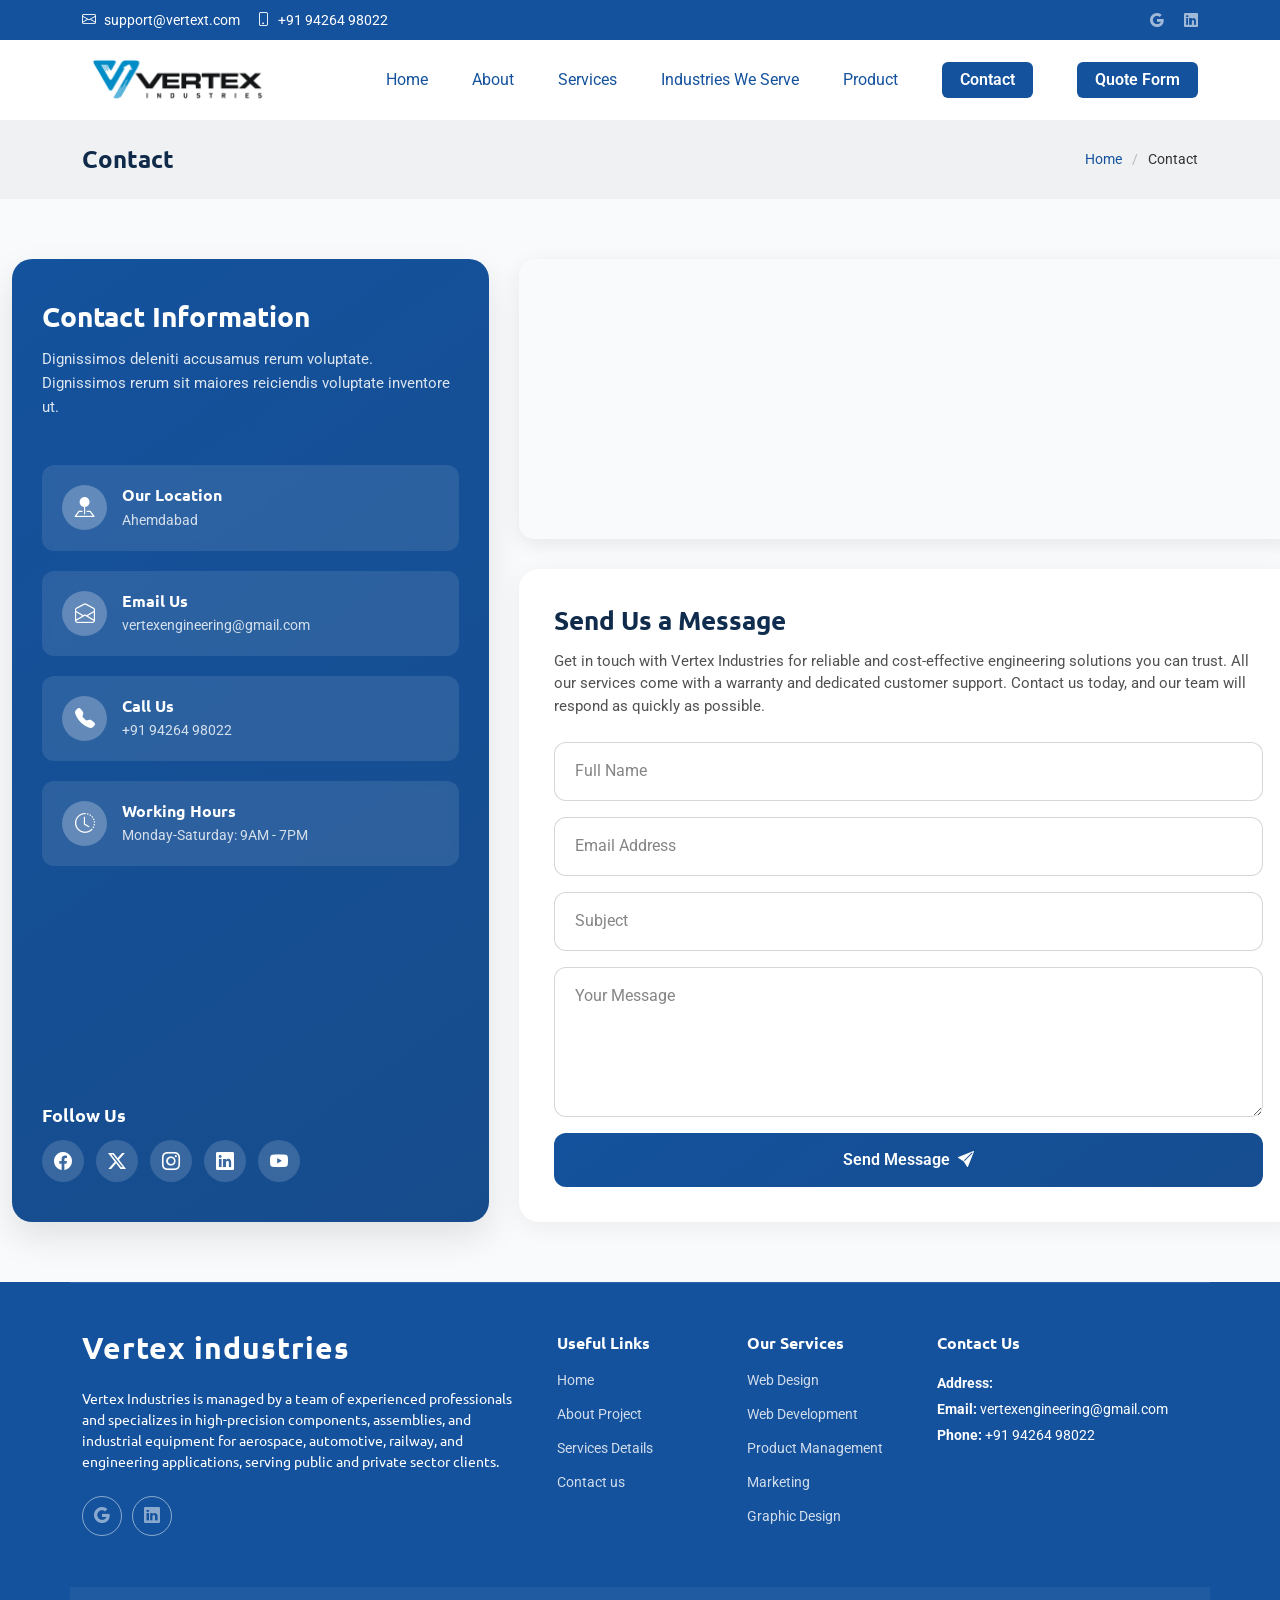
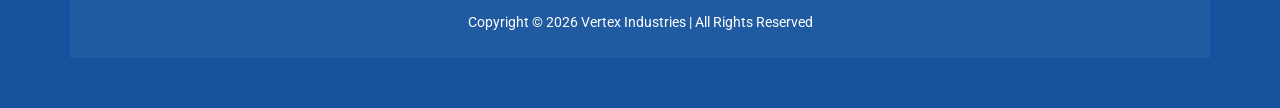
<file: contact.html>
<!doctype html>
<html lang="en">
  <head>
    <meta charset="utf-8" />
    <meta content="width=device-width, initial-scale=1.0" name="viewport" />
    <title>Contact - Constructo Bootstrap Template</title>
    <meta name="description" content="" />
    <meta name="keywords" content="" />

    <!-- Favicons -->
    <link href="assets/img/favicon.png" rel="icon" />
    <link href="assets/img/apple-touch-icon.png" rel="apple-touch-icon" />

    <!-- Fonts -->
    <link href="https://fonts.googleapis.com" rel="preconnect" />
    <link href="https://fonts.gstatic.com" rel="preconnect" crossorigin />
    <link
      href="https://fonts.googleapis.com/css2?family=Roboto:ital,wght@0,100;0,300;0,400;0,500;0,700;0,900;1,100;1,300;1,400;1,500;1,700;1,900&family=Lato:ital,wght@0,100;0,300;0,400;0,700;0,900;1,100;1,300;1,400;1,700;1,900&family=Ubuntu:ital,wght@0,300;0,400;0,500;0,700;1,300;1,400;1,500;1,700&display=swap"
      rel="stylesheet"
    />

    <!-- Vendor CSS Files -->
    <link
      href="assets/vendor/bootstrap/css/bootstrap.min.css"
      rel="stylesheet"
    />
    <link
      href="assets/vendor/bootstrap-icons/bootstrap-icons.css"
      rel="stylesheet"
    />
    <link href="assets/vendor/aos/aos.css" rel="stylesheet" />
    <link href="assets/vendor/swiper/swiper-bundle.min.css" rel="stylesheet" />
    <link
      href="assets/vendor/glightbox/css/glightbox.min.css"
      rel="stylesheet"
    />

    <!-- Main CSS File -->
    <link href="assets/css/main.css" rel="stylesheet" />

    <!-- =======================================================
  * Template Name: Constructo
  * Template URL: https://bootstrapmade.com/constructo-bootstrap-construction-template/
  * Updated: Aug 30 2025 with Bootstrap v5.3.8
  * Author: BootstrapMade.com
  * License: https://bootstrapmade.com/license/
  ======================================================== -->
  </head>

  <body class="contact-page">
    <header id="header" class="header sticky-top">
      <!-- Top Bar -->
      <div class="topbar d-flex align-items-center dark-background">
        <div class="container d-flex justify-content-between">
          <div class="contact-info d-flex align-items-center">
            <i class="bi bi-envelope me-3">
              <a href="mailto:vertexengineering@gmail.com"
                >support@vertext.com</a
              >
            </i>
            <i class="bi bi-phone">
              <span>+91 94264 98022</span>
            </i>
          </div>

          <div class="social-links d-none d-md-flex align-items-center">
            <a href="#" class="google"><i class="bi bi-google"></i></a>
            <a href="#" class="linkedin"><i class="bi bi-linkedin"></i></a>
          </div>
        </div>
      </div>
      <!-- End Top Bar -->

      <!-- Main Header -->
      <div class="branding d-flex align-items-cente">
        <div
          class="container position-relative d-flex align-items-center justify-content-between"
        >
          <a href="index.html" class="logo d-flex align-items-center">
            <img src="assets/img/logo.png" alt="Vertex Logo" />
          </a>

          <nav id="navmenu" class="navmenu">
            <ul>
              <li><a href="index.html" class="active">Home</a></li>
              <li><a href="about.html">About</a></li>
              <li><a href="services.html">Services</a></li>
              <li><a href="project-details.html">Industries We Serve</a></li>
              <li><a href="project-details.html">Product</a></li>
              <li>
                <a href="contact.html" class="btn-nav btn-primary">Contact</a>
              </li>
              <li>
                <a href="quote.html" class="btn-nav btn-primary">Quote Form</a>
              </li>
            </ul>
            <i class="mobile-nav-toggle d-xl-none bi bi-list"></i>
          </nav>
        </div>
      </div>
    </header>

    <main class="main">
      <!-- Page Title -->
      <div class="page-title light-background">
        <div
          class="container d-lg-flex justify-content-between align-items-center"
        >
          <h1 class="mb-2 mb-lg-0">Contact</h1>
          <nav class="breadcrumbs">
            <ol>
              <li><a href="index.html">Home</a></li>
              <li class="current">Contact</li>
            </ol>
          </nav>
        </div>
      </div>
      <!-- End Page Title -->

      <!-- Contact Section -->
      <section id="contact" class="contact section">
        <div class="container">
          <div class="contact-wrapper">
            <div class="contact-info-panel">
              <div class="contact-info-header">
                <h3>Contact Information</h3>
                <p>
                  Dignissimos deleniti accusamus rerum voluptate. Dignissimos
                  rerum sit maiores reiciendis voluptate inventore ut.
                </p>
              </div>

              <div class="contact-info-cards">
                <div class="info-card">
                  <div class="icon-container">
                    <i class="bi bi-pin-map-fill"></i>
                  </div>
                  <div class="card-content">
                    <h4>Our Location</h4>
                    <p>Ahemdabad</p>
                  </div>
                </div>

                <div class="info-card">
                  <div class="icon-container">
                    <i class="bi bi-envelope-open"></i>
                  </div>
                  <div class="card-content">
                    <h4>Email Us</h4>
                    <p>vertexengineering@gmail.com</p>
                  </div>
                </div>

                <div class="info-card">
                  <div class="icon-container">
                    <i class="bi bi-telephone-fill"></i>
                  </div>
                  <div class="card-content">
                    <h4>Call Us</h4>
                    <p>+91 94264 98022</p>
                  </div>
                </div>

                <div class="info-card">
                  <div class="icon-container">
                    <i class="bi bi-clock-history"></i>
                  </div>
                  <div class="card-content">
                    <h4>Working Hours</h4>
                    <p>Monday-Saturday: 9AM - 7PM</p>
                  </div>
                </div>
              </div>

              <div class="social-links-panel">
                <h5>Follow Us</h5>
                <div class="social-icons">
                  <a href="#"><i class="bi bi-facebook"></i></a>
                  <a href="#"><i class="bi bi-twitter-x"></i></a>
                  <a href="#"><i class="bi bi-instagram"></i></a>
                  <a href="#"><i class="bi bi-linkedin"></i></a>
                  <a href="#"><i class="bi bi-youtube"></i></a>
                </div>
              </div>
            </div>

            <div class="contact-form-panel">
              <div class="map-container">
                <iframe
                  src="https://www.google.com/maps/embed?pb=!1m14!1m8!1m3!1d48389.78314118045!2d-74.006138!3d40.710059!3m2!1i1024!2i768!4f13.1!3m3!1m2!1s0x89c25a22a3bda30d%3A0xb89d1fe6bc499443!2sDowntown%20Conference%20Center!5e0!3m2!1sen!2sus!4v1676961268712!5m2!1sen!2sus"
                  width="100%"
                  height="100%"
                  style="border: 0"
                  allowfullscreen=""
                  loading="lazy"
                  referrerpolicy="no-referrer-when-downgrade"
                ></iframe>
              </div>

              <div class="form-container">
                <h3>Send Us a Message</h3>
                <p>
                  Get in touch with Vertex Industries for reliable and
                  cost-effective engineering solutions you can trust. All our
                  services come with a warranty and dedicated customer support.
                  Contact us today, and our team will respond as quickly as
                  possible.
                </p>

                <form
                  action="forms/contact.php"
                  method="post"
                  class="php-email-form"
                >
                  <div class="form-floating mb-3">
                    <input
                      type="text"
                      class="form-control"
                      id="nameInput"
                      name="name"
                      placeholder="Full Name"
                      required=""
                    />
                    <label for="nameInput">Full Name</label>
                  </div>

                  <div class="form-floating mb-3">
                    <input
                      type="email"
                      class="form-control"
                      id="emailInput"
                      name="email"
                      placeholder="Email Address"
                      required=""
                    />
                    <label for="emailInput">Email Address</label>
                  </div>

                  <div class="form-floating mb-3">
                    <input
                      type="text"
                      class="form-control"
                      id="subjectInput"
                      name="subject"
                      placeholder="Subject"
                      required=""
                    />
                    <label for="subjectInput">Subject</label>
                  </div>

                  <div class="form-floating mb-3">
                    <textarea
                      class="form-control"
                      id="messageInput"
                      name="message"
                      rows="5"
                      placeholder="Your Message"
                      style="height: 150px"
                      required=""
                    ></textarea>
                    <label for="messageInput">Your Message</label>
                  </div>

                  <div class="my-3">
                    <div class="loading">Loading</div>
                    <div class="error-message"></div>
                    <div class="sent-message">
                      Your message has been sent. Thank you!
                    </div>
                  </div>

                  <div class="d-grid">
                    <button type="submit" class="btn-submit">
                      Send Message <i class="bi bi-send-fill ms-2"></i>
                    </button>
                  </div>
                </form>
              </div>
            </div>
          </div>
        </div>
      </section>
      <!-- /Contact Section -->
    </main>

    <footer id="footer" class="footer dark-background">
      <div class="container footer-top">
        <div class="row gy-4">
          <div class="col-lg-5 col-md-12 footer-about">
            <a href="index.html" class="logo d-flex align-items-center">
              <span class="sitename">Vertex industries</span>
            </a>
            <p>
              Vertex Industries is managed by a team of experienced
              professionals and specializes in high-precision components,
              assemblies, and industrial equipment for aerospace, automotive,
              railway, and engineering applications, serving public and private
              sector clients.
            </p>
            <div class="social-links d-flex mt-4">
              <a
                href="https://www.google.com/search?q=Your+Business+Name"
                class="google"
                target="_blank"
              >
                <i class="bi bi-google"></i>
              </a>
              <a href="#" class="linkedin"><i class="bi bi-linkedin"></i></a>
            </div>
          </div>

          <div class="col-lg-2 col-6 footer-links">
            <h4>Useful Links</h4>
            <ul>
              <li><a href="index.html">Home</a></li>
              <li><a href="about.html">About Project</a></li>
              <li><a href="services.html">Services Details</a></li>
              <li><a href="contact.html">Contact us</a></li>
            </ul>
          </div>

          <div class="col-lg-2 col-6 footer-links">
            <h4>Our Services</h4>
            <ul>
              <li><a href="#">Web Design</a></li>
              <li><a href="#">Web Development</a></li>
              <li><a href="#">Product Management</a></li>
              <li><a href="#">Marketing</a></li>
              <li><a href="#">Graphic Design</a></li>
            </ul>
          </div>

          <div
            class="col-lg-3 col-md-12 footer-contact text-center text-md-start"
          >
            <h4>Contact Us</h4>
            <p><strong>Address: </strong></p>
            <p><strong>Email:</strong> vertexengineering@gmail.com</p>
            <p><strong>Phone:</strong> +91 94264 98022</p>
          </div>
        </div>
      </div>

      <div class="container copyright text-center mt-4">
        <div class="footer-bottom">
          <p>Copyright © 2026 Vertex Industries | All Rights Reserved</p>
        </div>
      </div>
    </footer>

    <!-- Scroll Top -->
    <a
      href="#"
      id="scroll-top"
      class="scroll-top d-flex align-items-center justify-content-center"
      ><i class="bi bi-arrow-up-short"></i
    ></a>

    <!-- Preloader -->
    <div id="preloader"></div>

    <!-- Vendor JS Files -->
    <script src="assets/vendor/bootstrap/js/bootstrap.bundle.min.js"></script>
    <script src="assets/vendor/php-email-form/validate.js"></script>
    <script src="assets/vendor/aos/aos.js"></script>
    <script src="assets/vendor/swiper/swiper-bundle.min.js"></script>
    <script src="assets/vendor/glightbox/js/glightbox.min.js"></script>

    <!-- Main JS File -->
    <script src="assets/js/main.js"></script>
  </body>
</html>
</file>
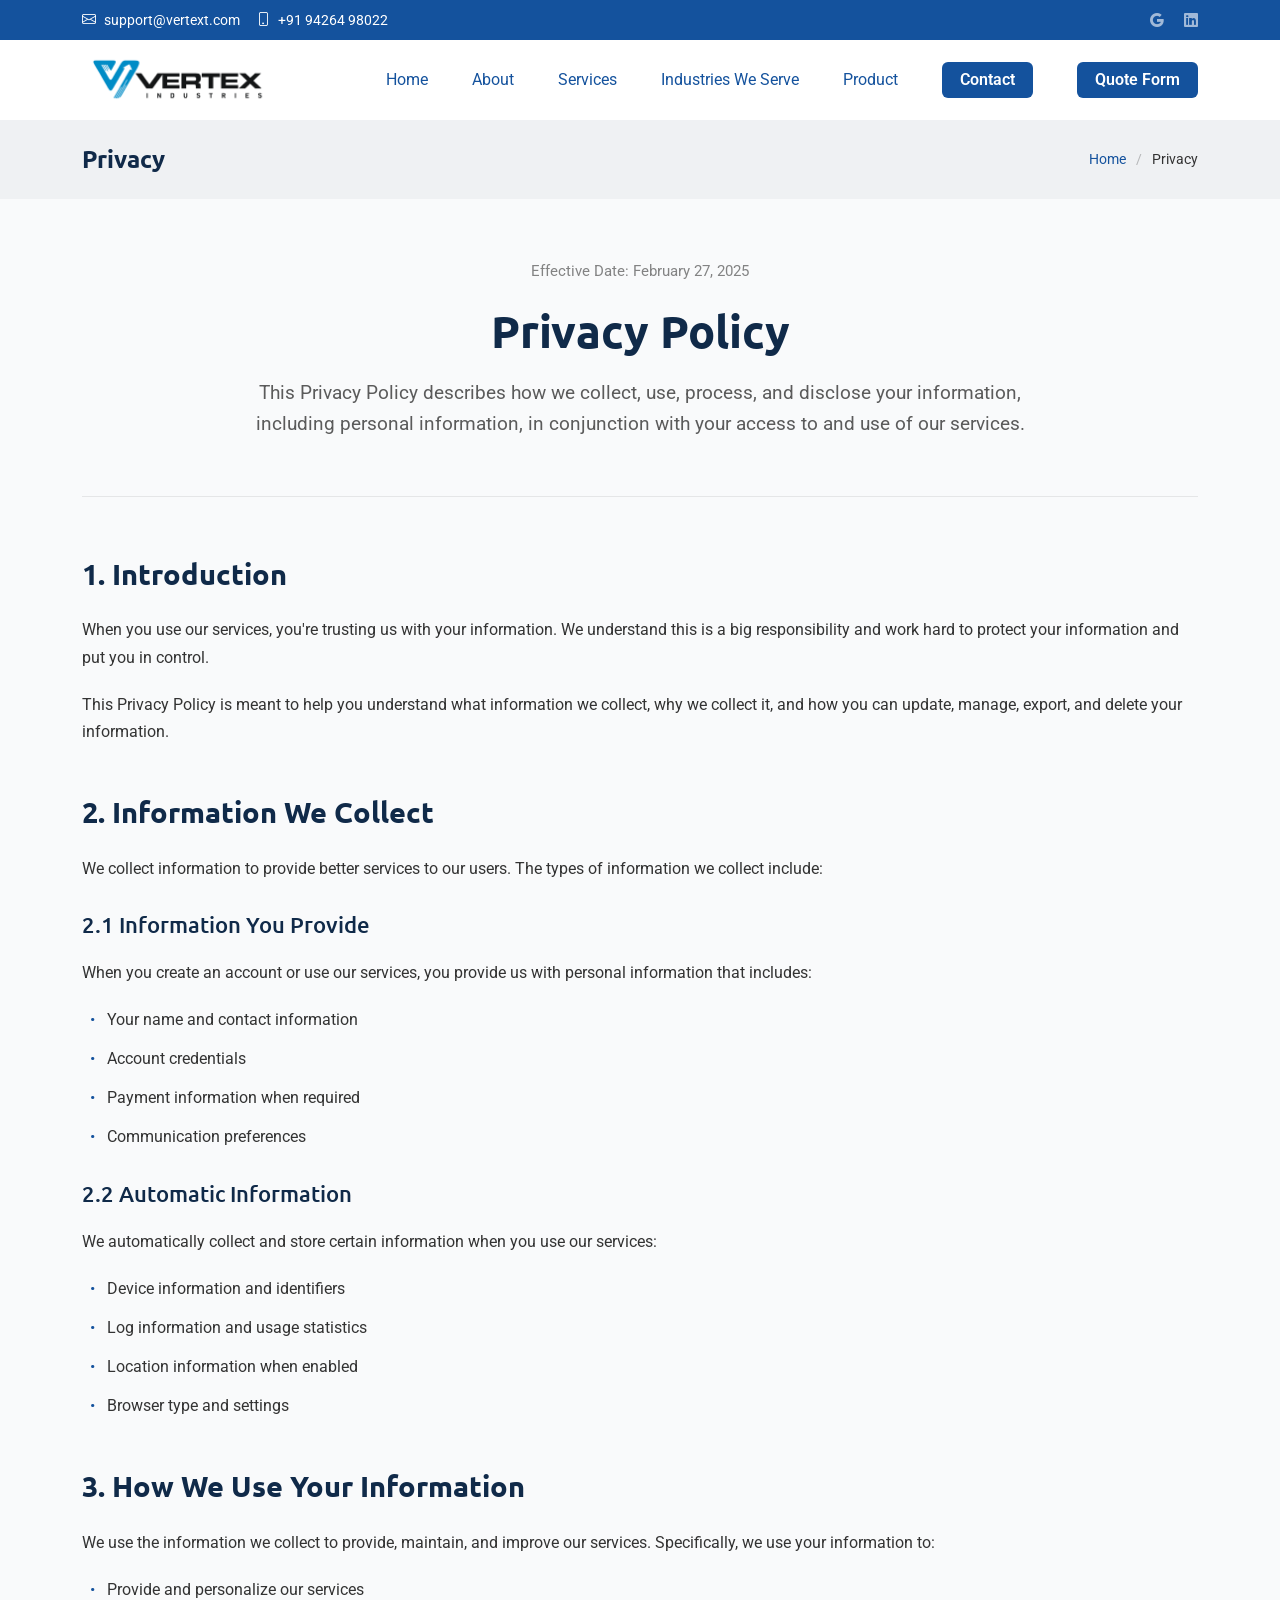
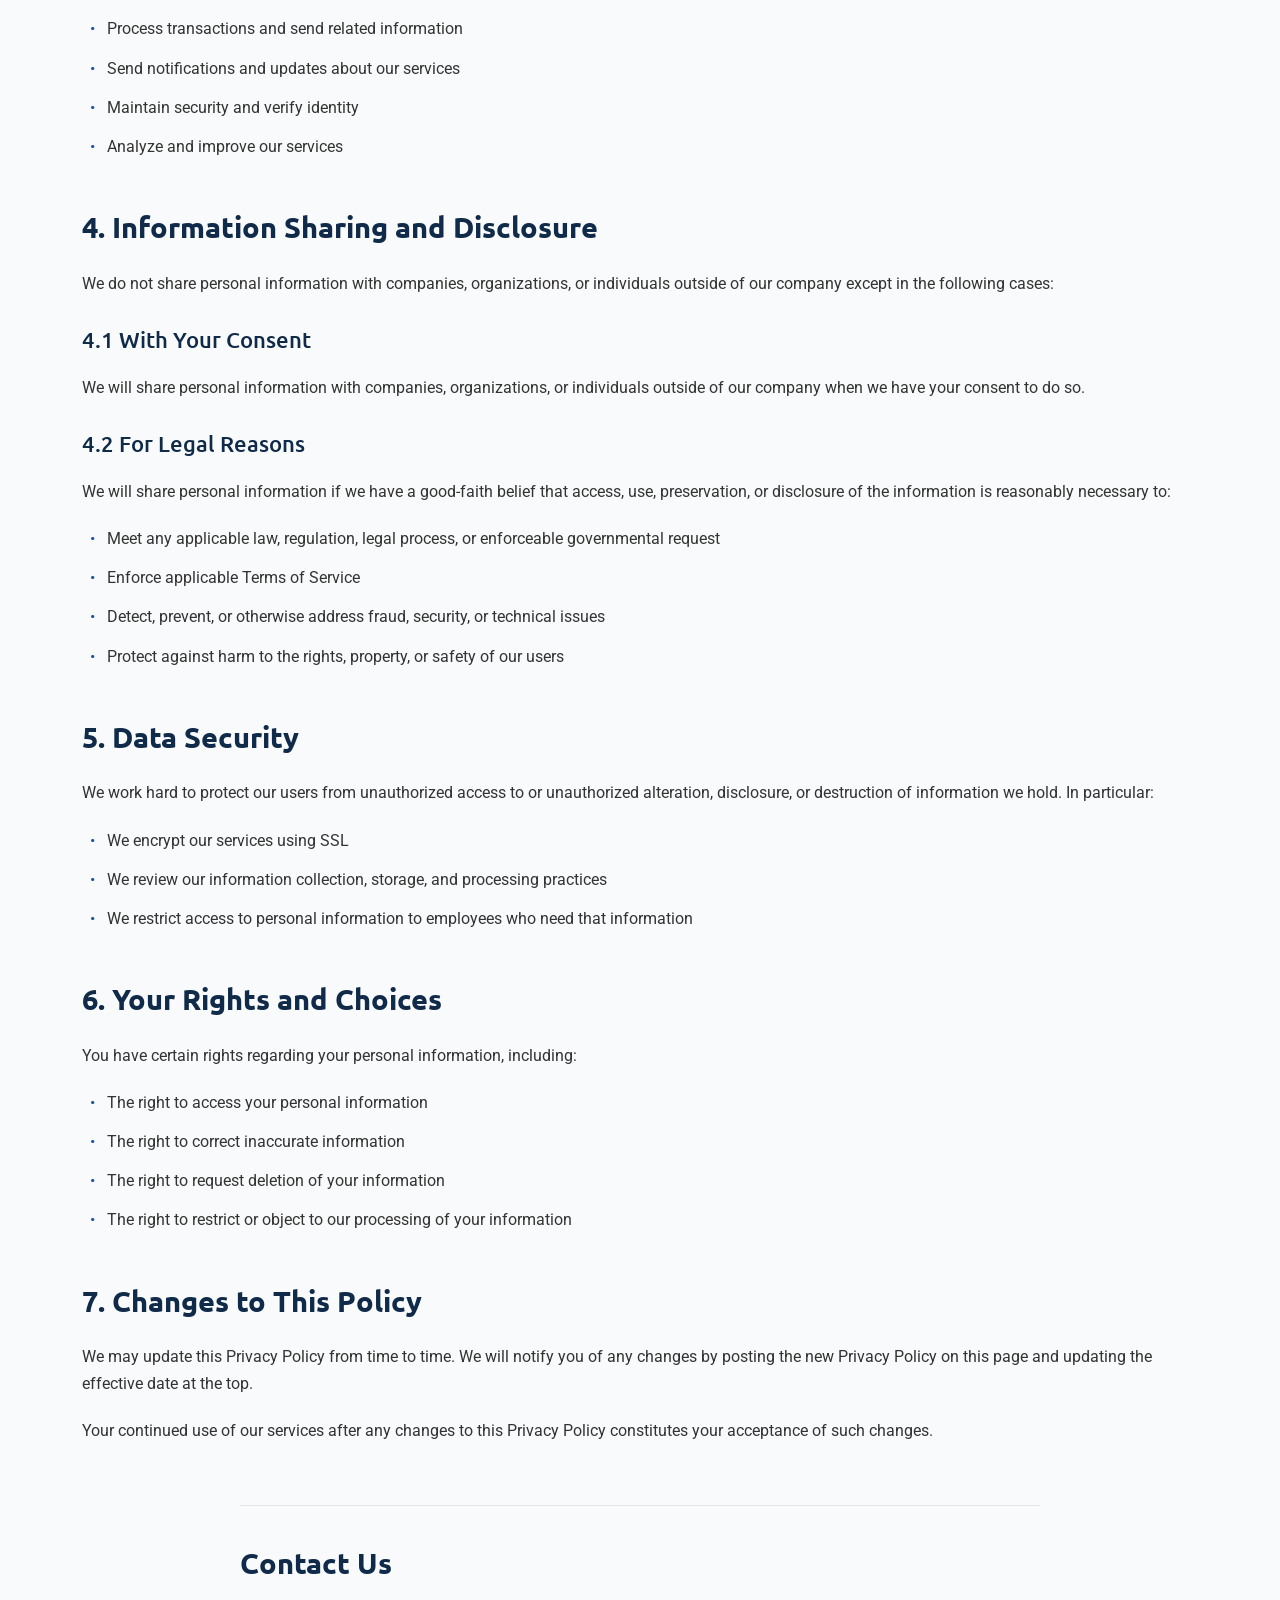
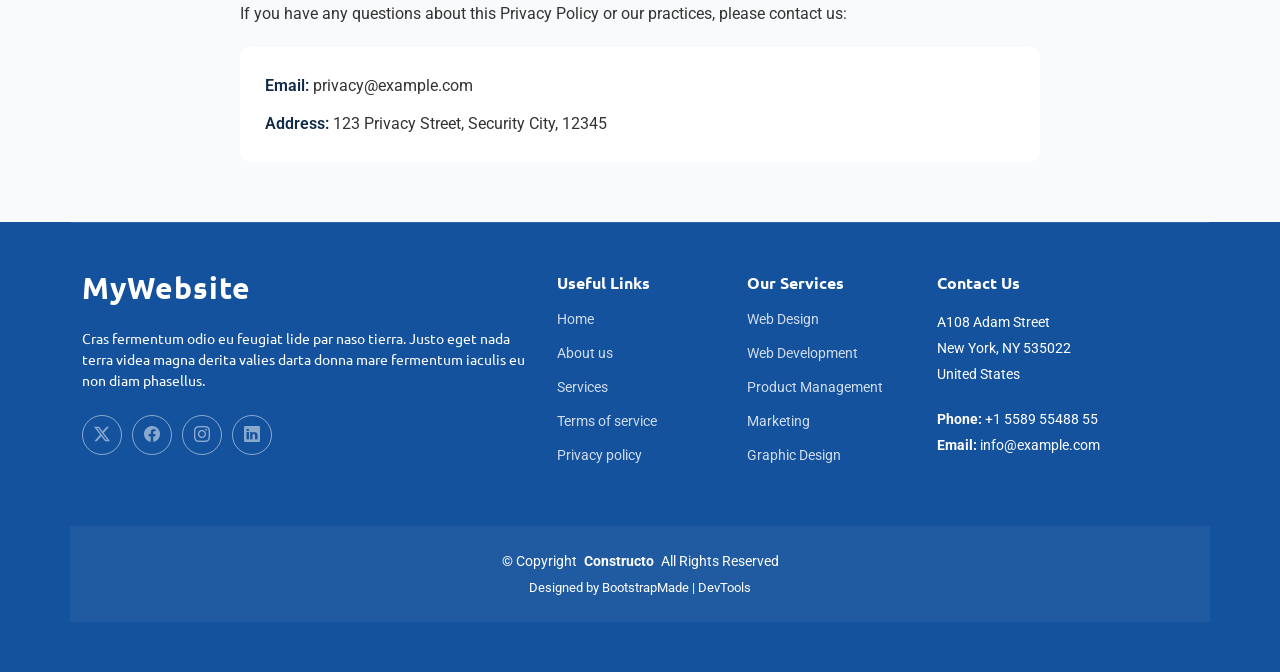
<file: privacy.html>
<!doctype html>
<html lang="en">
  <head>
    <meta charset="utf-8" />
    <meta content="width=device-width, initial-scale=1.0" name="viewport" />
    <title>Privacy - Constructo Bootstrap Template</title>
    <meta name="description" content="" />
    <meta name="keywords" content="" />

    <!-- Favicons -->
    <link href="assets/img/favicon.png" rel="icon" />
    <link href="assets/img/apple-touch-icon.png" rel="apple-touch-icon" />

    <!-- Fonts -->
    <link href="https://fonts.googleapis.com" rel="preconnect" />
    <link href="https://fonts.gstatic.com" rel="preconnect" crossorigin />
    <link
      href="https://fonts.googleapis.com/css2?family=Roboto:ital,wght@0,100;0,300;0,400;0,500;0,700;0,900;1,100;1,300;1,400;1,500;1,700;1,900&family=Lato:ital,wght@0,100;0,300;0,400;0,700;0,900;1,100;1,300;1,400;1,700;1,900&family=Ubuntu:ital,wght@0,300;0,400;0,500;0,700;1,300;1,400;1,500;1,700&display=swap"
      rel="stylesheet"
    />

    <!-- Vendor CSS Files -->
    <link
      href="assets/vendor/bootstrap/css/bootstrap.min.css"
      rel="stylesheet"
    />
    <link
      href="assets/vendor/bootstrap-icons/bootstrap-icons.css"
      rel="stylesheet"
    />
    <link href="assets/vendor/aos/aos.css" rel="stylesheet" />
    <link href="assets/vendor/swiper/swiper-bundle.min.css" rel="stylesheet" />
    <link
      href="assets/vendor/glightbox/css/glightbox.min.css"
      rel="stylesheet"
    />

    <!-- Main CSS File -->
    <link href="assets/css/main.css" rel="stylesheet" />

    <!-- =======================================================
  * Template Name: Constructo
  * Template URL: https://bootstrapmade.com/constructo-bootstrap-construction-template/
  * Updated: Aug 30 2025 with Bootstrap v5.3.8
  * Author: BootstrapMade.com
  * License: https://bootstrapmade.com/license/
  ======================================================== -->
  </head>

  <body class="privacy-page">
    <header id="header" class="header sticky-top">
      <!-- Top Bar -->
      <div class="topbar d-flex align-items-center dark-background">
        <div class="container d-flex justify-content-between">
          <div class="contact-info d-flex align-items-center">
            <i class="bi bi-envelope me-3">
              <a href="mailto:vertexengineering@gmail.com"
                >support@vertext.com</a
              >
            </i>
            <i class="bi bi-phone">
              <span>+91 94264 98022</span>
            </i>
          </div>

          <div class="social-links d-none d-md-flex align-items-center">
            <a href="#" class="google"><i class="bi bi-google"></i></a>
            <a href="#" class="linkedin"><i class="bi bi-linkedin"></i></a>
          </div>
        </div>
      </div>
      <!-- End Top Bar -->

      <!-- Main Header -->
      <div class="branding d-flex align-items-cente">
        <div
          class="container position-relative d-flex align-items-center justify-content-between"
        >
          <a href="index.html" class="logo d-flex align-items-center">
            <img src="assets/img/logo.png" alt="Vertex Logo" />
          </a>

          <nav id="navmenu" class="navmenu">
            <ul>
              <li><a href="index.html" class="active">Home</a></li>
              <li><a href="about.html">About</a></li>
              <li><a href="services.html">Services</a></li>
              <li><a href="project-details.html">Industries We Serve</a></li>
              <li><a href="project-details.html">Product</a></li>
              <li>
                <a href="contact.html" class="btn-nav btn-primary">Contact</a>
              </li>
              <li>
                <a href="quote.html" class="btn-nav btn-primary">Quote Form</a>
              </li>
            </ul>
            <i class="mobile-nav-toggle d-xl-none bi bi-list"></i>
          </nav>
        </div>
      </div>
    </header>

    <main class="main">
      <!-- Page Title -->
      <div class="page-title light-background">
        <div
          class="container d-lg-flex justify-content-between align-items-center"
        >
          <h1 class="mb-2 mb-lg-0">Privacy</h1>
          <nav class="breadcrumbs">
            <ol>
              <li><a href="index.html">Home</a></li>
              <li class="current">Privacy</li>
            </ol>
          </nav>
        </div>
      </div>
      <!-- End Page Title -->

      <!-- Privacy Section -->
      <section id="privacy" class="privacy section">
        <div class="container" data-aos="fade-up">
          <!-- Header -->
          <div class="privacy-header" data-aos="fade-up">
            <div class="header-content">
              <div class="last-updated">Effective Date: February 27, 2025</div>
              <h1>Privacy Policy</h1>
              <p class="intro-text">
                This Privacy Policy describes how we collect, use, process, and
                disclose your information, including personal information, in
                conjunction with your access to and use of our services.
              </p>
            </div>
          </div>

          <!-- Main Content -->
          <div class="privacy-content" data-aos="fade-up">
            <!-- Introduction -->
            <div class="content-section">
              <h2>1. Introduction</h2>
              <p>
                When you use our services, you're trusting us with your
                information. We understand this is a big responsibility and work
                hard to protect your information and put you in control.
              </p>
              <p>
                This Privacy Policy is meant to help you understand what
                information we collect, why we collect it, and how you can
                update, manage, export, and delete your information.
              </p>
            </div>

            <!-- Information Collection -->
            <div class="content-section">
              <h2>2. Information We Collect</h2>
              <p>
                We collect information to provide better services to our users.
                The types of information we collect include:
              </p>

              <h3>2.1 Information You Provide</h3>
              <p>
                When you create an account or use our services, you provide us
                with personal information that includes:
              </p>
              <ul>
                <li>Your name and contact information</li>
                <li>Account credentials</li>
                <li>Payment information when required</li>
                <li>Communication preferences</li>
              </ul>

              <h3>2.2 Automatic Information</h3>
              <p>
                We automatically collect and store certain information when you
                use our services:
              </p>
              <ul>
                <li>Device information and identifiers</li>
                <li>Log information and usage statistics</li>
                <li>Location information when enabled</li>
                <li>Browser type and settings</li>
              </ul>
            </div>

            <!-- Use of Information -->
            <div class="content-section">
              <h2>3. How We Use Your Information</h2>
              <p>
                We use the information we collect to provide, maintain, and
                improve our services. Specifically, we use your information to:
              </p>
              <ul>
                <li>Provide and personalize our services</li>
                <li>Process transactions and send related information</li>
                <li>Send notifications and updates about our services</li>
                <li>Maintain security and verify identity</li>
                <li>Analyze and improve our services</li>
              </ul>
            </div>

            <!-- Information Sharing -->
            <div class="content-section">
              <h2>4. Information Sharing and Disclosure</h2>
              <p>
                We do not share personal information with companies,
                organizations, or individuals outside of our company except in
                the following cases:
              </p>

              <h3>4.1 With Your Consent</h3>
              <p>
                We will share personal information with companies,
                organizations, or individuals outside of our company when we
                have your consent to do so.
              </p>

              <h3>4.2 For Legal Reasons</h3>
              <p>
                We will share personal information if we have a good-faith
                belief that access, use, preservation, or disclosure of the
                information is reasonably necessary to:
              </p>
              <ul>
                <li>
                  Meet any applicable law, regulation, legal process, or
                  enforceable governmental request
                </li>
                <li>Enforce applicable Terms of Service</li>
                <li>
                  Detect, prevent, or otherwise address fraud, security, or
                  technical issues
                </li>
                <li>
                  Protect against harm to the rights, property, or safety of our
                  users
                </li>
              </ul>
            </div>

            <!-- Data Security -->
            <div class="content-section">
              <h2>5. Data Security</h2>
              <p>
                We work hard to protect our users from unauthorized access to or
                unauthorized alteration, disclosure, or destruction of
                information we hold. In particular:
              </p>
              <ul>
                <li>We encrypt our services using SSL</li>
                <li>
                  We review our information collection, storage, and processing
                  practices
                </li>
                <li>
                  We restrict access to personal information to employees who
                  need that information
                </li>
              </ul>
            </div>

            <!-- Your Rights -->
            <div class="content-section">
              <h2>6. Your Rights and Choices</h2>
              <p>
                You have certain rights regarding your personal information,
                including:
              </p>
              <ul>
                <li>The right to access your personal information</li>
                <li>The right to correct inaccurate information</li>
                <li>The right to request deletion of your information</li>
                <li>
                  The right to restrict or object to our processing of your
                  information
                </li>
              </ul>
            </div>

            <!-- Policy Updates -->
            <div class="content-section">
              <h2>7. Changes to This Policy</h2>
              <p>
                We may update this Privacy Policy from time to time. We will
                notify you of any changes by posting the new Privacy Policy on
                this page and updating the effective date at the top.
              </p>
              <p>
                Your continued use of our services after any changes to this
                Privacy Policy constitutes your acceptance of such changes.
              </p>
            </div>
          </div>

          <!-- Contact Section -->
          <div class="privacy-contact" data-aos="fade-up">
            <h2>Contact Us</h2>
            <p>
              If you have any questions about this Privacy Policy or our
              practices, please contact us:
            </p>
            <div class="contact-details">
              <p><strong>Email:</strong> privacy@example.com</p>
              <p>
                <strong>Address:</strong> 123 Privacy Street, Security City,
                12345
              </p>
            </div>
          </div>
        </div>
      </section>
      <!-- /Privacy Section -->
    </main>

    <footer id="footer" class="footer dark-background">
      <div class="container footer-top">
        <div class="row gy-4">
          <div class="col-lg-5 col-md-12 footer-about">
            <a href="index.html" class="logo d-flex align-items-center">
              <span class="sitename">MyWebsite</span>
            </a>
            <p>
              Cras fermentum odio eu feugiat lide par naso tierra. Justo eget
              nada terra videa magna derita valies darta donna mare fermentum
              iaculis eu non diam phasellus.
            </p>
            <div class="social-links d-flex mt-4">
              <a href=""><i class="bi bi-twitter-x"></i></a>
              <a href=""><i class="bi bi-facebook"></i></a>
              <a href=""><i class="bi bi-instagram"></i></a>
              <a href=""><i class="bi bi-linkedin"></i></a>
            </div>
          </div>

          <div class="col-lg-2 col-6 footer-links">
            <h4>Useful Links</h4>
            <ul>
              <li><a href="#">Home</a></li>
              <li><a href="#">About us</a></li>
              <li><a href="#">Services</a></li>
              <li><a href="#">Terms of service</a></li>
              <li><a href="#">Privacy policy</a></li>
            </ul>
          </div>

          <div class="col-lg-2 col-6 footer-links">
            <h4>Our Services</h4>
            <ul>
              <li><a href="#">Web Design</a></li>
              <li><a href="#">Web Development</a></li>
              <li><a href="#">Product Management</a></li>
              <li><a href="#">Marketing</a></li>
              <li><a href="#">Graphic Design</a></li>
            </ul>
          </div>

          <div
            class="col-lg-3 col-md-12 footer-contact text-center text-md-start"
          >
            <h4>Contact Us</h4>
            <p>A108 Adam Street</p>
            <p>New York, NY 535022</p>
            <p>United States</p>
            <p class="mt-4">
              <strong>Phone:</strong> <span>+1 5589 55488 55</span>
            </p>
            <p><strong>Email:</strong> <span>info@example.com</span></p>
          </div>
        </div>
      </div>

      <div class="container copyright text-center mt-4">
        <p>
          © <span>Copyright</span>
          <strong class="px-1 sitename">Constructo</strong>
          <span>All Rights Reserved</span>
        </p>
        <div class="credits">
          <!-- All the links in the footer should remain intact. -->
          <!-- You can delete the links only if you've purchased the pro version. -->
          <!-- Licensing information: https://bootstrapmade.com/license/ -->
          <!-- Purchase the pro version with working PHP/AJAX contact form: [buy-url] -->
          Designed by <a href="https://bootstrapmade.com/">BootstrapMade</a> |
          <a href="https://bootstrapmade.com/tools/">DevTools</a>
        </div>
      </div>
    </footer>

    <!-- Scroll Top -->
    <a
      href="#"
      id="scroll-top"
      class="scroll-top d-flex align-items-center justify-content-center"
      ><i class="bi bi-arrow-up-short"></i
    ></a>

    <!-- Preloader -->
    <div id="preloader"></div>

    <!-- Vendor JS Files -->
    <script src="assets/vendor/bootstrap/js/bootstrap.bundle.min.js"></script>
    <script src="assets/vendor/php-email-form/validate.js"></script>
    <script src="assets/vendor/aos/aos.js"></script>
    <script src="assets/vendor/swiper/swiper-bundle.min.js"></script>
    <script src="assets/vendor/glightbox/js/glightbox.min.js"></script>

    <!-- Main JS File -->
    <script src="assets/js/main.js"></script>
  </body>
</html>
</file>
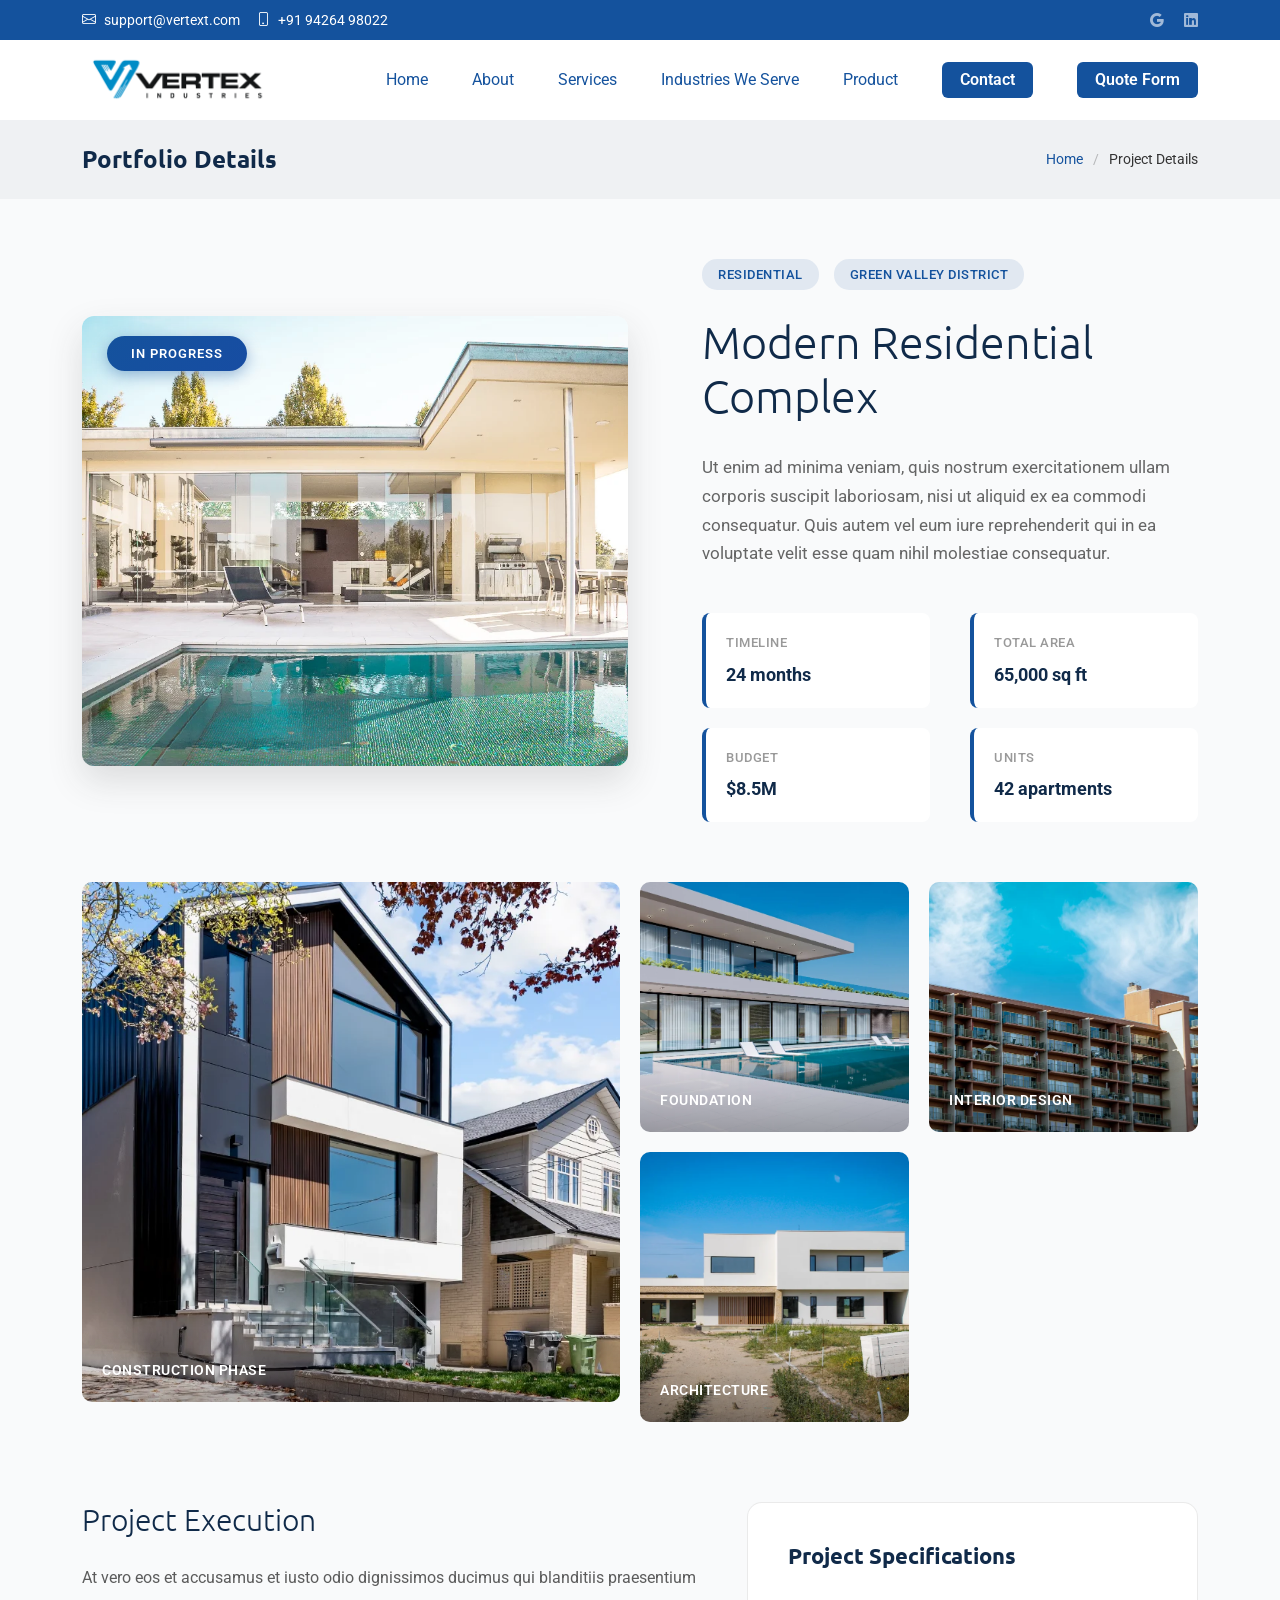
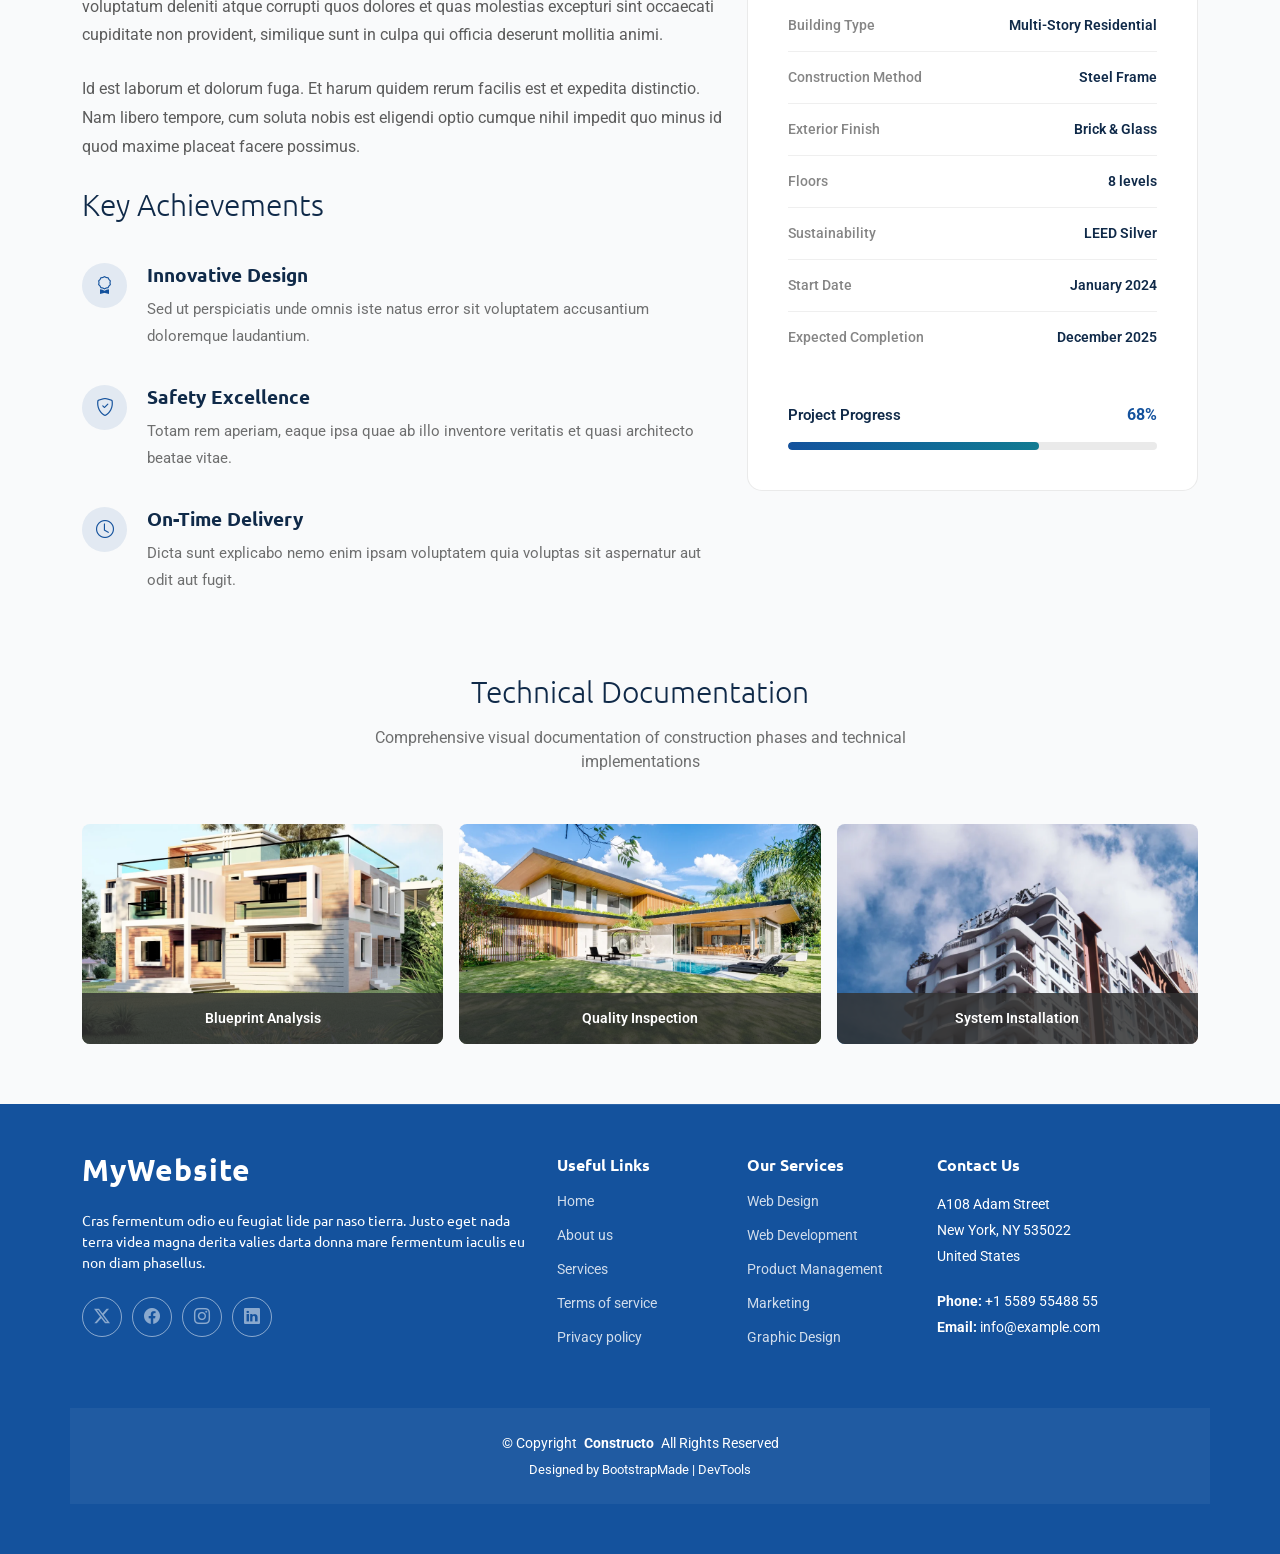
<file: project-details.html>
<!doctype html>
<html lang="en">
  <head>
    <meta charset="utf-8" />
    <meta content="width=device-width, initial-scale=1.0" name="viewport" />
    <title>Project Details - Constructo Bootstrap Template</title>
    <meta name="description" content="" />
    <meta name="keywords" content="" />

    <!-- Favicons -->
    <link href="assets/img/favicon.png" rel="icon" />
    <link href="assets/img/apple-touch-icon.png" rel="apple-touch-icon" />

    <!-- Fonts -->
    <link href="https://fonts.googleapis.com" rel="preconnect" />
    <link href="https://fonts.gstatic.com" rel="preconnect" crossorigin />
    <link
      href="https://fonts.googleapis.com/css2?family=Roboto:ital,wght@0,100;0,300;0,400;0,500;0,700;0,900;1,100;1,300;1,400;1,500;1,700;1,900&family=Lato:ital,wght@0,100;0,300;0,400;0,700;0,900;1,100;1,300;1,400;1,700;1,900&family=Ubuntu:ital,wght@0,300;0,400;0,500;0,700;1,300;1,400;1,500;1,700&display=swap"
      rel="stylesheet"
    />

    <!-- Vendor CSS Files -->
    <link
      href="assets/vendor/bootstrap/css/bootstrap.min.css"
      rel="stylesheet"
    />
    <link
      href="assets/vendor/bootstrap-icons/bootstrap-icons.css"
      rel="stylesheet"
    />
    <link href="assets/vendor/aos/aos.css" rel="stylesheet" />
    <link href="assets/vendor/swiper/swiper-bundle.min.css" rel="stylesheet" />
    <link
      href="assets/vendor/glightbox/css/glightbox.min.css"
      rel="stylesheet"
    />

    <!-- Main CSS File -->
    <link href="assets/css/main.css" rel="stylesheet" />

    <!-- =======================================================
  * Template Name: Constructo
  * Template URL: https://bootstrapmade.com/constructo-bootstrap-construction-template/
  * Updated: Aug 30 2025 with Bootstrap v5.3.8
  * Author: BootstrapMade.com
  * License: https://bootstrapmade.com/license/
  ======================================================== -->
  </head>

  <body class="project-details-page">
    <header id="header" class="header sticky-top">
      <!-- Top Bar -->
      <div class="topbar d-flex align-items-center dark-background">
        <div class="container d-flex justify-content-between">
          <div class="contact-info d-flex align-items-center">
            <i class="bi bi-envelope me-3">
              <a href="mailto:vertexengineering@gmail.com"
                >support@vertext.com</a
              >
            </i>
            <i class="bi bi-phone">
              <span>+91 94264 98022</span>
            </i>
          </div>

          <div class="social-links d-none d-md-flex align-items-center">
            <a href="#" class="google"><i class="bi bi-google"></i></a>
            <a href="#" class="linkedin"><i class="bi bi-linkedin"></i></a>
          </div>
        </div>
      </div>
      <!-- End Top Bar -->

      <!-- Main Header -->
      <div class="branding d-flex align-items-cente">
        <div
          class="container position-relative d-flex align-items-center justify-content-between"
        >
          <a href="index.html" class="logo d-flex align-items-center">
            <img src="assets/img/logo.png" alt="Vertex Logo" />
          </a>

          <nav id="navmenu" class="navmenu">
            <ul>
              <li><a href="index.html" class="active">Home</a></li>
              <li><a href="about.html">About</a></li>
              <li><a href="services.html">Services</a></li>
              <li><a href="project-details.html">Industries We Serve</a></li>
              <li><a href="project-details.html">Product</a></li>
              <li>
                <a href="contact.html" class="btn-nav btn-primary">Contact</a>
              </li>
              <li>
                <a href="quote.html" class="btn-nav btn-primary">Quote Form</a>
              </li>
            </ul>
            <i class="mobile-nav-toggle d-xl-none bi bi-list"></i>
          </nav>
        </div>
      </div>
    </header>

    <main class="main">
      <!-- Page Title -->
      <div class="page-title light-background">
        <div
          class="container d-lg-flex justify-content-between align-items-center"
        >
          <h1 class="mb-2 mb-lg-0">Portfolio Details</h1>
          <nav class="breadcrumbs">
            <ol>
              <li><a href="index.html">Home</a></li>
              <li class="current">Project Details</li>
            </ol>
          </nav>
        </div>
      </div>
      <!-- End Page Title -->

      <!-- Project Details Section -->
      <section id="project-details" class="project-details section">
        <div class="container" data-aos="fade-up" data-aos-delay="100">
          <div class="project-header" data-aos="zoom-in" data-aos-delay="200">
            <div class="row align-items-center">
              <div class="col-lg-6">
                <div class="project-banner">
                  <img
                    src="assets/img/construction/project-4.webp"
                    alt="Modern Residential Complex"
                    class="img-fluid"
                  />
                  <div class="banner-badge">
                    <span class="status-indicator">In Progress</span>
                  </div>
                </div>
              </div>
              <div class="col-lg-6">
                <div class="project-summary">
                  <div class="project-tags">
                    <span class="tag">Residential</span>
                    <span class="tag">Green Valley District</span>
                  </div>
                  <h1 class="main-title">Modern Residential Complex</h1>
                  <p class="summary-text">
                    Ut enim ad minima veniam, quis nostrum exercitationem ullam
                    corporis suscipit laboriosam, nisi ut aliquid ex ea commodi
                    consequatur. Quis autem vel eum iure reprehenderit qui in ea
                    voluptate velit esse quam nihil molestiae consequatur.
                  </p>

                  <div class="key-metrics">
                    <div class="metric-row">
                      <div class="metric">
                        <span class="metric-title">Timeline</span>
                        <span class="metric-data">24 months</span>
                      </div>
                      <div class="metric">
                        <span class="metric-title">Total Area</span>
                        <span class="metric-data">65,000 sq ft</span>
                      </div>
                    </div>
                    <div class="metric-row">
                      <div class="metric">
                        <span class="metric-title">Budget</span>
                        <span class="metric-data">$8.5M</span>
                      </div>
                      <div class="metric">
                        <span class="metric-title">Units</span>
                        <span class="metric-data">42 apartments</span>
                      </div>
                    </div>
                  </div>
                </div>
              </div>
            </div>
          </div>

          <div class="visual-showcase" data-aos="fade-up" data-aos-delay="300">
            <div class="showcase-grid">
              <div class="showcase-item large">
                <img
                  src="assets/img/construction/project-10.webp"
                  alt="Building Progress"
                  class="img-fluid"
                  loading="lazy"
                />
                <div class="item-overlay">
                  <span class="overlay-label">Construction Phase</span>
                </div>
              </div>
              <div class="showcase-item">
                <img
                  src="assets/img/construction/project-2.webp"
                  alt="Foundation Work"
                  class="img-fluid"
                  loading="lazy"
                />
                <div class="item-overlay">
                  <span class="overlay-label">Foundation</span>
                </div>
              </div>
              <div class="showcase-item">
                <img
                  src="assets/img/construction/project-6.webp"
                  alt="Interior Planning"
                  class="img-fluid"
                  loading="lazy"
                />
                <div class="item-overlay">
                  <span class="overlay-label">Interior Design</span>
                </div>
              </div>
              <div class="showcase-item tall">
                <img
                  src="assets/img/construction/project-1.webp"
                  alt="Architectural Detail"
                  class="img-fluid"
                  loading="lazy"
                />
                <div class="item-overlay">
                  <span class="overlay-label">Architecture</span>
                </div>
              </div>
            </div>
          </div>

          <div
            class="detailed-breakdown"
            data-aos="fade-up"
            data-aos-delay="400"
          >
            <div class="row">
              <div class="col-lg-7">
                <div class="breakdown-content">
                  <h3>Project Execution</h3>
                  <p>
                    At vero eos et accusamus et iusto odio dignissimos ducimus
                    qui blanditiis praesentium voluptatum deleniti atque
                    corrupti quos dolores et quas molestias excepturi sint
                    occaecati cupiditate non provident, similique sunt in culpa
                    qui officia deserunt mollitia animi.
                  </p>
                  <p>
                    Id est laborum et dolorum fuga. Et harum quidem rerum
                    facilis est et expedita distinctio. Nam libero tempore, cum
                    soluta nobis est eligendi optio cumque nihil impedit quo
                    minus id quod maxime placeat facere possimus.
                  </p>

                  <h3>Key Achievements</h3>
                  <div class="achievement-list">
                    <div class="achievement-point">
                      <div class="achievement-marker">
                        <i class="bi bi-award"></i>
                      </div>
                      <div class="achievement-details">
                        <h5>Innovative Design</h5>
                        <p>
                          Sed ut perspiciatis unde omnis iste natus error sit
                          voluptatem accusantium doloremque laudantium.
                        </p>
                      </div>
                    </div>
                    <div class="achievement-point">
                      <div class="achievement-marker">
                        <i class="bi bi-shield-check"></i>
                      </div>
                      <div class="achievement-details">
                        <h5>Safety Excellence</h5>
                        <p>
                          Totam rem aperiam, eaque ipsa quae ab illo inventore
                          veritatis et quasi architecto beatae vitae.
                        </p>
                      </div>
                    </div>
                    <div class="achievement-point">
                      <div class="achievement-marker">
                        <i class="bi bi-clock"></i>
                      </div>
                      <div class="achievement-details">
                        <h5>On-Time Delivery</h5>
                        <p>
                          Dicta sunt explicabo nemo enim ipsam voluptatem quia
                          voluptas sit aspernatur aut odit aut fugit.
                        </p>
                      </div>
                    </div>
                  </div>
                </div>
              </div>
              <div class="col-lg-5">
                <div class="specifications-panel">
                  <h4>Project Specifications</h4>
                  <div class="spec-table">
                    <div class="spec-row">
                      <span class="spec-name">Building Type</span>
                      <span class="spec-detail">Multi-Story Residential</span>
                    </div>
                    <div class="spec-row">
                      <span class="spec-name">Construction Method</span>
                      <span class="spec-detail">Steel Frame</span>
                    </div>
                    <div class="spec-row">
                      <span class="spec-name">Exterior Finish</span>
                      <span class="spec-detail">Brick &amp; Glass</span>
                    </div>
                    <div class="spec-row">
                      <span class="spec-name">Floors</span>
                      <span class="spec-detail">8 levels</span>
                    </div>
                    <div class="spec-row">
                      <span class="spec-name">Sustainability</span>
                      <span class="spec-detail">LEED Silver</span>
                    </div>
                    <div class="spec-row">
                      <span class="spec-name">Start Date</span>
                      <span class="spec-detail">January 2024</span>
                    </div>
                    <div class="spec-row">
                      <span class="spec-name">Expected Completion</span>
                      <span class="spec-detail">December 2025</span>
                    </div>
                  </div>

                  <div class="progress-indicator">
                    <div class="progress-header">
                      <span class="progress-label">Project Progress</span>
                      <span class="progress-percentage">68%</span>
                    </div>
                    <div class="progress-bar-container">
                      <div class="progress-bar" style="width: 68%"></div>
                    </div>
                  </div>
                </div>
              </div>
            </div>
          </div>

          <div
            class="technical-gallery"
            data-aos="fade-up"
            data-aos-delay="500"
          >
            <div class="gallery-header">
              <h3>Technical Documentation</h3>
              <p>
                Comprehensive visual documentation of construction phases and
                technical implementations
              </p>
            </div>
            <div class="row g-3">
              <div class="col-md-4">
                <div class="tech-item">
                  <img
                    src="assets/img/construction/project-12.webp"
                    alt="Blueprint Review"
                    class="img-fluid"
                    loading="lazy"
                  />
                  <div class="tech-caption">Blueprint Analysis</div>
                </div>
              </div>
              <div class="col-md-4">
                <div class="tech-item">
                  <img
                    src="assets/img/construction/project-3.webp"
                    alt="Quality Control"
                    class="img-fluid"
                    loading="lazy"
                  />
                  <div class="tech-caption">Quality Inspection</div>
                </div>
              </div>
              <div class="col-md-4">
                <div class="tech-item">
                  <img
                    src="assets/img/construction/project-7.webp"
                    alt="Final Installation"
                    class="img-fluid"
                    loading="lazy"
                  />
                  <div class="tech-caption">System Installation</div>
                </div>
              </div>
            </div>
          </div>
        </div>
      </section>
      <!-- /Project Details Section -->
    </main>

    <footer id="footer" class="footer dark-background">
      <div class="container footer-top">
        <div class="row gy-4">
          <div class="col-lg-5 col-md-12 footer-about">
            <a href="index.html" class="logo d-flex align-items-center">
              <span class="sitename">MyWebsite</span>
            </a>
            <p>
              Cras fermentum odio eu feugiat lide par naso tierra. Justo eget
              nada terra videa magna derita valies darta donna mare fermentum
              iaculis eu non diam phasellus.
            </p>
            <div class="social-links d-flex mt-4">
              <a href=""><i class="bi bi-twitter-x"></i></a>
              <a href=""><i class="bi bi-facebook"></i></a>
              <a href=""><i class="bi bi-instagram"></i></a>
              <a href=""><i class="bi bi-linkedin"></i></a>
            </div>
          </div>

          <div class="col-lg-2 col-6 footer-links">
            <h4>Useful Links</h4>
            <ul>
              <li><a href="#">Home</a></li>
              <li><a href="#">About us</a></li>
              <li><a href="#">Services</a></li>
              <li><a href="#">Terms of service</a></li>
              <li><a href="#">Privacy policy</a></li>
            </ul>
          </div>

          <div class="col-lg-2 col-6 footer-links">
            <h4>Our Services</h4>
            <ul>
              <li><a href="#">Web Design</a></li>
              <li><a href="#">Web Development</a></li>
              <li><a href="#">Product Management</a></li>
              <li><a href="#">Marketing</a></li>
              <li><a href="#">Graphic Design</a></li>
            </ul>
          </div>

          <div
            class="col-lg-3 col-md-12 footer-contact text-center text-md-start"
          >
            <h4>Contact Us</h4>
            <p>A108 Adam Street</p>
            <p>New York, NY 535022</p>
            <p>United States</p>
            <p class="mt-4">
              <strong>Phone:</strong> <span>+1 5589 55488 55</span>
            </p>
            <p><strong>Email:</strong> <span>info@example.com</span></p>
          </div>
        </div>
      </div>

      <div class="container copyright text-center mt-4">
        <p>
          © <span>Copyright</span>
          <strong class="px-1 sitename">Constructo</strong>
          <span>All Rights Reserved</span>
        </p>
        <div class="credits">
          <!-- All the links in the footer should remain intact. -->
          <!-- You can delete the links only if you've purchased the pro version. -->
          <!-- Licensing information: https://bootstrapmade.com/license/ -->
          <!-- Purchase the pro version with working PHP/AJAX contact form: [buy-url] -->
          Designed by <a href="https://bootstrapmade.com/">BootstrapMade</a> |
          <a href="https://bootstrapmade.com/tools/">DevTools</a>
        </div>
      </div>
    </footer>

    <!-- Scroll Top -->
    <a
      href="#"
      id="scroll-top"
      class="scroll-top d-flex align-items-center justify-content-center"
      ><i class="bi bi-arrow-up-short"></i
    ></a>

    <!-- Preloader -->
    <div id="preloader"></div>

    <!-- Vendor JS Files -->
    <script src="assets/vendor/bootstrap/js/bootstrap.bundle.min.js"></script>
    <script src="assets/vendor/php-email-form/validate.js"></script>
    <script src="assets/vendor/aos/aos.js"></script>
    <script src="assets/vendor/swiper/swiper-bundle.min.js"></script>
    <script src="assets/vendor/glightbox/js/glightbox.min.js"></script>

    <!-- Main JS File -->
    <script src="assets/js/main.js"></script>
  </body>
</html>
</file>
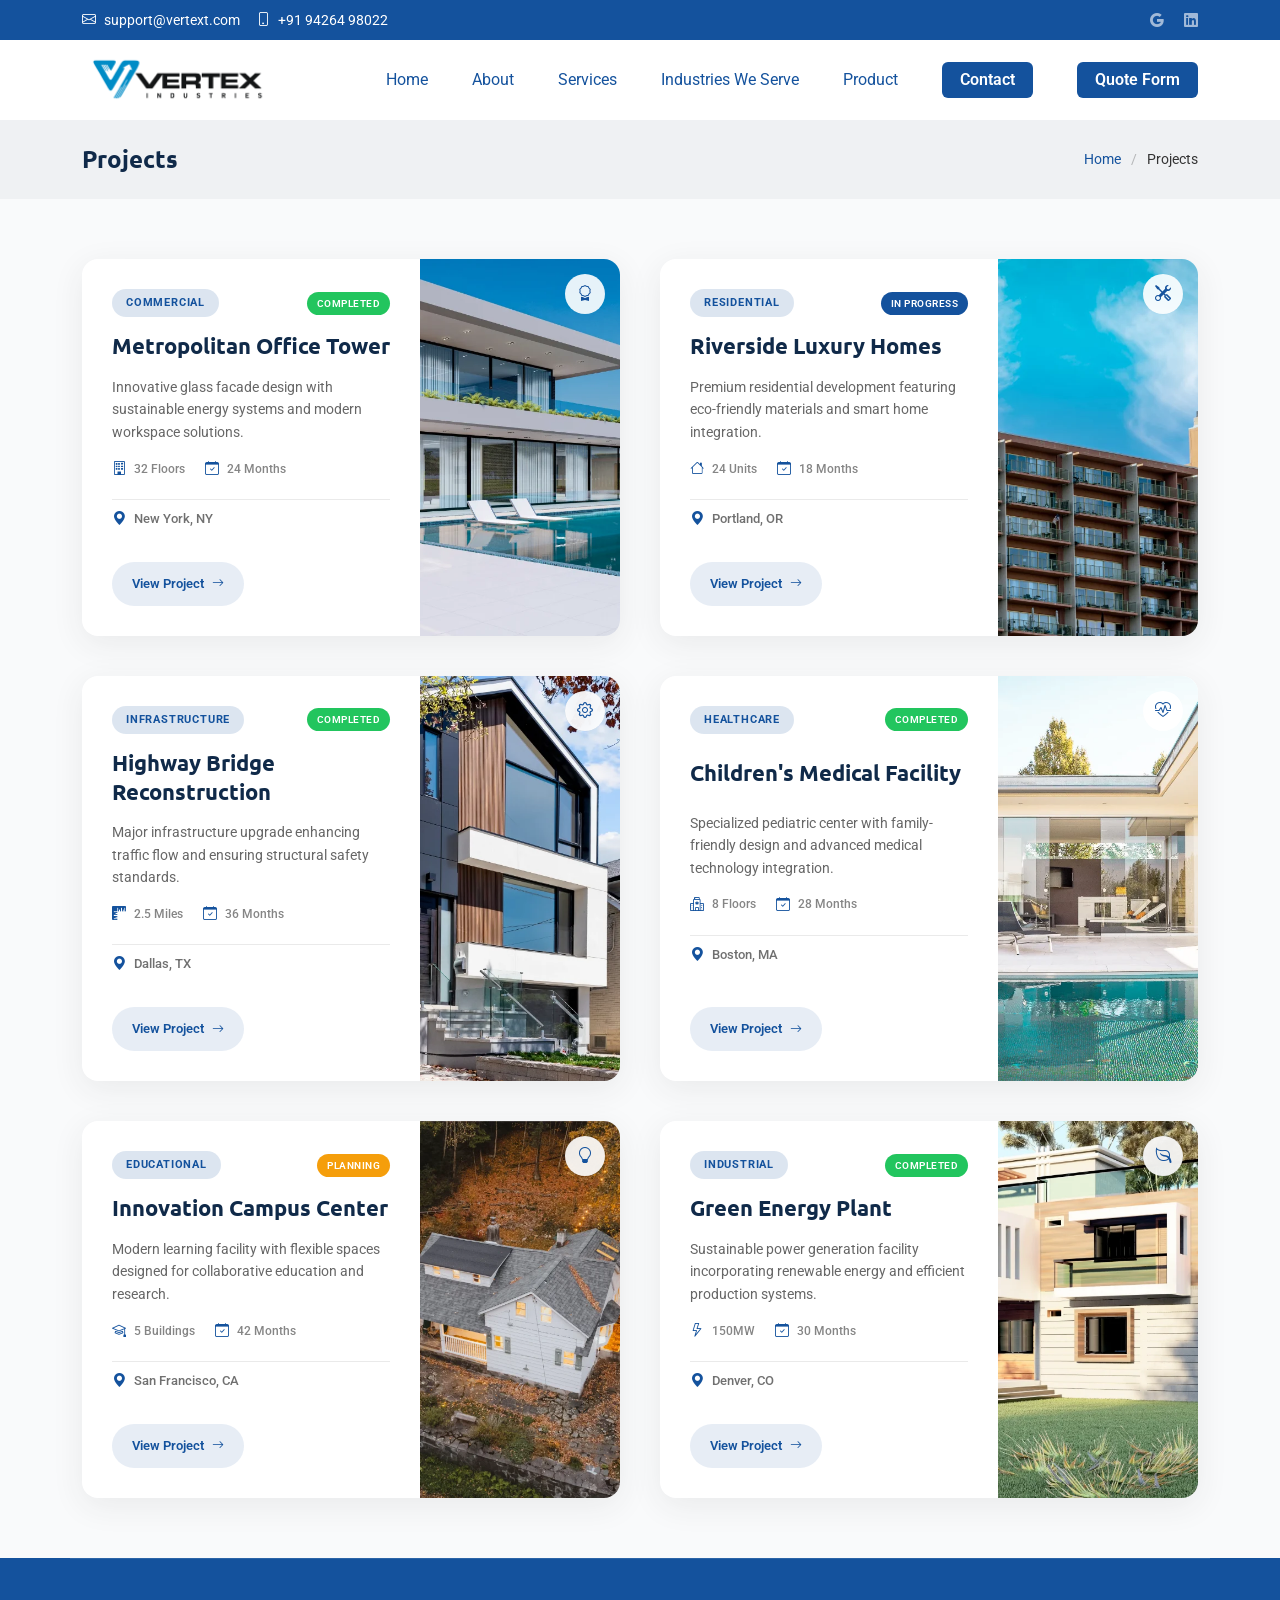
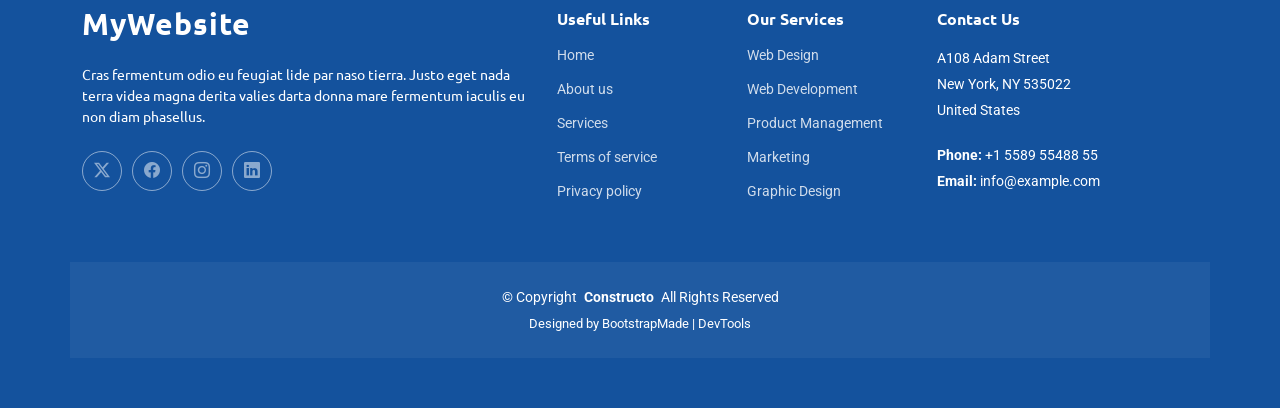
<file: projects.html>
<!doctype html>
<html lang="en">
  <head>
    <meta charset="utf-8" />
    <meta content="width=device-width, initial-scale=1.0" name="viewport" />
    <title>Projects - Constructo Bootstrap Template</title>
    <meta name="description" content="" />
    <meta name="keywords" content="" />

    <!-- Favicons -->
    <link href="assets/img/favicon.png" rel="icon" />
    <link href="assets/img/apple-touch-icon.png" rel="apple-touch-icon" />

    <!-- Fonts -->
    <link href="https://fonts.googleapis.com" rel="preconnect" />
    <link href="https://fonts.gstatic.com" rel="preconnect" crossorigin />
    <link
      href="https://fonts.googleapis.com/css2?family=Roboto:ital,wght@0,100;0,300;0,400;0,500;0,700;0,900;1,100;1,300;1,400;1,500;1,700;1,900&family=Lato:ital,wght@0,100;0,300;0,400;0,700;0,900;1,100;1,300;1,400;1,700;1,900&family=Ubuntu:ital,wght@0,300;0,400;0,500;0,700;1,300;1,400;1,500;1,700&display=swap"
      rel="stylesheet"
    />

    <!-- Vendor CSS Files -->
    <link
      href="assets/vendor/bootstrap/css/bootstrap.min.css"
      rel="stylesheet"
    />
    <link
      href="assets/vendor/bootstrap-icons/bootstrap-icons.css"
      rel="stylesheet"
    />
    <link href="assets/vendor/aos/aos.css" rel="stylesheet" />
    <link href="assets/vendor/swiper/swiper-bundle.min.css" rel="stylesheet" />
    <link
      href="assets/vendor/glightbox/css/glightbox.min.css"
      rel="stylesheet"
    />

    <!-- Main CSS File -->
    <link href="assets/css/main.css" rel="stylesheet" />

    <!-- =======================================================
  * Template Name: Constructo
  * Template URL: https://bootstrapmade.com/constructo-bootstrap-construction-template/
  * Updated: Aug 30 2025 with Bootstrap v5.3.8
  * Author: BootstrapMade.com
  * License: https://bootstrapmade.com/license/
  ======================================================== -->
  </head>

  <body class="projects-page">
    <header id="header" class="header sticky-top">
      <!-- Top Bar -->
      <div class="topbar d-flex align-items-center dark-background">
        <div class="container d-flex justify-content-between">
          <div class="contact-info d-flex align-items-center">
            <i class="bi bi-envelope me-3">
              <a href="mailto:vertexengineering@gmail.com"
                >support@vertext.com</a
              >
            </i>
            <i class="bi bi-phone">
              <span>+91 94264 98022</span>
            </i>
          </div>

          <div class="social-links d-none d-md-flex align-items-center">
            <a href="#" class="google"><i class="bi bi-google"></i></a>
            <a href="#" class="linkedin"><i class="bi bi-linkedin"></i></a>
          </div>
        </div>
      </div>
      <!-- End Top Bar -->

      <!-- Main Header -->
      <div class="branding d-flex align-items-cente">
        <div
          class="container position-relative d-flex align-items-center justify-content-between"
        >
          <a href="index.html" class="logo d-flex align-items-center">
            <img src="assets/img/logo.png" alt="Vertex Logo" />
          </a>

          <nav id="navmenu" class="navmenu">
            <ul>
              <li><a href="index.html" class="active">Home</a></li>
              <li><a href="about.html">About</a></li>
              <li><a href="services.html">Services</a></li>
              <li><a href="project-details.html">Industries We Serve</a></li>
              <li><a href="project-details.html">Product</a></li>
              <li>
                <a href="contact.html" class="btn-nav btn-primary">Contact</a>
              </li>
              <li>
                <a href="quote.html" class="btn-nav btn-primary">Quote Form</a>
              </li>
            </ul>
            <i class="mobile-nav-toggle d-xl-none bi bi-list"></i>
          </nav>
        </div>
      </div>
    </header>

    <main class="main">
      <!-- Page Title -->
      <div class="page-title light-background">
        <div
          class="container d-lg-flex justify-content-between align-items-center"
        >
          <h1 class="mb-2 mb-lg-0">Projects</h1>
          <nav class="breadcrumbs">
            <ol>
              <li><a href="index.html">Home</a></li>
              <li class="current">Projects</li>
            </ol>
          </nav>
        </div>
      </div>
      <!-- End Page Title -->

      <!-- Projects Section -->
      <section id="projects" class="projects section">
        <div class="container" data-aos="fade-up" data-aos-delay="100">
          <div class="projects-grid">
            <div class="project-item" data-aos="zoom-in" data-aos-delay="100">
              <div class="project-content">
                <div class="project-header">
                  <span class="project-category">Commercial</span>
                  <span class="project-status completed">Completed</span>
                </div>
                <h3 class="project-title">Metropolitan Office Tower</h3>
                <div class="project-details">
                  <div class="project-info">
                    <p>
                      Innovative glass facade design with sustainable energy
                      systems and modern workspace solutions.
                    </p>
                    <div class="project-specs">
                      <span class="spec-item">
                        <i class="bi bi-building"></i>
                        32 Floors
                      </span>
                      <span class="spec-item">
                        <i class="bi bi-calendar-check"></i>
                        24 Months
                      </span>
                    </div>
                  </div>
                  <div class="project-location">
                    <i class="bi bi-geo-alt-fill"></i>
                    <span>New York, NY</span>
                  </div>
                </div>
                <a href="project-details.html" class="project-link">
                  <span>View Project</span>
                  <i class="bi bi-arrow-right"></i>
                </a>
              </div>
              <div class="project-visual">
                <img
                  src="assets/img/construction/project-2.webp"
                  alt="Metropolitan Office Tower"
                  class="img-fluid"
                />
                <div class="project-badge">
                  <i class="bi bi-award"></i>
                </div>
              </div>
            </div>
            <!-- End Project Item -->

            <div class="project-item" data-aos="zoom-in" data-aos-delay="200">
              <div class="project-content">
                <div class="project-header">
                  <span class="project-category">Residential</span>
                  <span class="project-status in-progress">In Progress</span>
                </div>
                <h3 class="project-title">Riverside Luxury Homes</h3>
                <div class="project-details">
                  <div class="project-info">
                    <p>
                      Premium residential development featuring eco-friendly
                      materials and smart home integration.
                    </p>
                    <div class="project-specs">
                      <span class="spec-item">
                        <i class="bi bi-house"></i>
                        24 Units
                      </span>
                      <span class="spec-item">
                        <i class="bi bi-calendar-check"></i>
                        18 Months
                      </span>
                    </div>
                  </div>
                  <div class="project-location">
                    <i class="bi bi-geo-alt-fill"></i>
                    <span>Portland, OR</span>
                  </div>
                </div>
                <a href="project-details.html" class="project-link">
                  <span>View Project</span>
                  <i class="bi bi-arrow-right"></i>
                </a>
              </div>
              <div class="project-visual">
                <img
                  src="assets/img/construction/project-6.webp"
                  alt="Riverside Luxury Homes"
                  class="img-fluid"
                />
                <div class="project-badge">
                  <i class="bi bi-tools"></i>
                </div>
              </div>
            </div>
            <!-- End Project Item -->

            <div class="project-item" data-aos="zoom-in" data-aos-delay="300">
              <div class="project-content">
                <div class="project-header">
                  <span class="project-category">Infrastructure</span>
                  <span class="project-status completed">Completed</span>
                </div>
                <h3 class="project-title">Highway Bridge Reconstruction</h3>
                <div class="project-details">
                  <div class="project-info">
                    <p>
                      Major infrastructure upgrade enhancing traffic flow and
                      ensuring structural safety standards.
                    </p>
                    <div class="project-specs">
                      <span class="spec-item">
                        <i class="bi bi-rulers"></i>
                        2.5 Miles
                      </span>
                      <span class="spec-item">
                        <i class="bi bi-calendar-check"></i>
                        36 Months
                      </span>
                    </div>
                  </div>
                  <div class="project-location">
                    <i class="bi bi-geo-alt-fill"></i>
                    <span>Dallas, TX</span>
                  </div>
                </div>
                <a href="project-details.html" class="project-link">
                  <span>View Project</span>
                  <i class="bi bi-arrow-right"></i>
                </a>
              </div>
              <div class="project-visual">
                <img
                  src="assets/img/construction/project-10.webp"
                  alt="Highway Bridge Reconstruction"
                  class="img-fluid"
                />
                <div class="project-badge">
                  <i class="bi bi-gear"></i>
                </div>
              </div>
            </div>
            <!-- End Project Item -->

            <div class="project-item" data-aos="zoom-in" data-aos-delay="100">
              <div class="project-content">
                <div class="project-header">
                  <span class="project-category">Healthcare</span>
                  <span class="project-status completed">Completed</span>
                </div>
                <h3 class="project-title">Children's Medical Facility</h3>
                <div class="project-details">
                  <div class="project-info">
                    <p>
                      Specialized pediatric center with family-friendly design
                      and advanced medical technology integration.
                    </p>
                    <div class="project-specs">
                      <span class="spec-item">
                        <i class="bi bi-hospital"></i>
                        8 Floors
                      </span>
                      <span class="spec-item">
                        <i class="bi bi-calendar-check"></i>
                        28 Months
                      </span>
                    </div>
                  </div>
                  <div class="project-location">
                    <i class="bi bi-geo-alt-fill"></i>
                    <span>Boston, MA</span>
                  </div>
                </div>
                <a href="project-details.html" class="project-link">
                  <span>View Project</span>
                  <i class="bi bi-arrow-right"></i>
                </a>
              </div>
              <div class="project-visual">
                <img
                  src="assets/img/construction/project-4.webp"
                  alt="Children's Medical Facility"
                  class="img-fluid"
                />
                <div class="project-badge">
                  <i class="bi bi-heart-pulse"></i>
                </div>
              </div>
            </div>
            <!-- End Project Item -->

            <div class="project-item" data-aos="zoom-in" data-aos-delay="200">
              <div class="project-content">
                <div class="project-header">
                  <span class="project-category">Educational</span>
                  <span class="project-status planning">Planning</span>
                </div>
                <h3 class="project-title">Innovation Campus Center</h3>
                <div class="project-details">
                  <div class="project-info">
                    <p>
                      Modern learning facility with flexible spaces designed for
                      collaborative education and research.
                    </p>
                    <div class="project-specs">
                      <span class="spec-item">
                        <i class="bi bi-mortarboard"></i>
                        5 Buildings
                      </span>
                      <span class="spec-item">
                        <i class="bi bi-calendar-check"></i>
                        42 Months
                      </span>
                    </div>
                  </div>
                  <div class="project-location">
                    <i class="bi bi-geo-alt-fill"></i>
                    <span>San Francisco, CA</span>
                  </div>
                </div>
                <a href="project-details.html" class="project-link">
                  <span>View Project</span>
                  <i class="bi bi-arrow-right"></i>
                </a>
              </div>
              <div class="project-visual">
                <img
                  src="assets/img/construction/project-8.webp"
                  alt="Innovation Campus Center"
                  class="img-fluid"
                />
                <div class="project-badge">
                  <i class="bi bi-lightbulb"></i>
                </div>
              </div>
            </div>
            <!-- End Project Item -->

            <div class="project-item" data-aos="zoom-in" data-aos-delay="300">
              <div class="project-content">
                <div class="project-header">
                  <span class="project-category">Industrial</span>
                  <span class="project-status completed">Completed</span>
                </div>
                <h3 class="project-title">Green Energy Plant</h3>
                <div class="project-details">
                  <div class="project-info">
                    <p>
                      Sustainable power generation facility incorporating
                      renewable energy and efficient production systems.
                    </p>
                    <div class="project-specs">
                      <span class="spec-item">
                        <i class="bi bi-lightning"></i>
                        150MW
                      </span>
                      <span class="spec-item">
                        <i class="bi bi-calendar-check"></i>
                        30 Months
                      </span>
                    </div>
                  </div>
                  <div class="project-location">
                    <i class="bi bi-geo-alt-fill"></i>
                    <span>Denver, CO</span>
                  </div>
                </div>
                <a href="project-details.html" class="project-link">
                  <span>View Project</span>
                  <i class="bi bi-arrow-right"></i>
                </a>
              </div>
              <div class="project-visual">
                <img
                  src="assets/img/construction/project-12.webp"
                  alt="Green Energy Plant"
                  class="img-fluid"
                />
                <div class="project-badge">
                  <i class="bi bi-leaf"></i>
                </div>
              </div>
            </div>
            <!-- End Project Item -->
          </div>
        </div>
      </section>
      <!-- /Projects Section -->
    </main>

    <footer id="footer" class="footer dark-background">
      <div class="container footer-top">
        <div class="row gy-4">
          <div class="col-lg-5 col-md-12 footer-about">
            <a href="index.html" class="logo d-flex align-items-center">
              <span class="sitename">MyWebsite</span>
            </a>
            <p>
              Cras fermentum odio eu feugiat lide par naso tierra. Justo eget
              nada terra videa magna derita valies darta donna mare fermentum
              iaculis eu non diam phasellus.
            </p>
            <div class="social-links d-flex mt-4">
              <a href=""><i class="bi bi-twitter-x"></i></a>
              <a href=""><i class="bi bi-facebook"></i></a>
              <a href=""><i class="bi bi-instagram"></i></a>
              <a href=""><i class="bi bi-linkedin"></i></a>
            </div>
          </div>

          <div class="col-lg-2 col-6 footer-links">
            <h4>Useful Links</h4>
            <ul>
              <li><a href="#">Home</a></li>
              <li><a href="#">About us</a></li>
              <li><a href="#">Services</a></li>
              <li><a href="#">Terms of service</a></li>
              <li><a href="#">Privacy policy</a></li>
            </ul>
          </div>

          <div class="col-lg-2 col-6 footer-links">
            <h4>Our Services</h4>
            <ul>
              <li><a href="#">Web Design</a></li>
              <li><a href="#">Web Development</a></li>
              <li><a href="#">Product Management</a></li>
              <li><a href="#">Marketing</a></li>
              <li><a href="#">Graphic Design</a></li>
            </ul>
          </div>

          <div
            class="col-lg-3 col-md-12 footer-contact text-center text-md-start"
          >
            <h4>Contact Us</h4>
            <p>A108 Adam Street</p>
            <p>New York, NY 535022</p>
            <p>United States</p>
            <p class="mt-4">
              <strong>Phone:</strong> <span>+1 5589 55488 55</span>
            </p>
            <p><strong>Email:</strong> <span>info@example.com</span></p>
          </div>
        </div>
      </div>

      <div class="container copyright text-center mt-4">
        <p>
          © <span>Copyright</span>
          <strong class="px-1 sitename">Constructo</strong>
          <span>All Rights Reserved</span>
        </p>
        <div class="credits">
          <!-- All the links in the footer should remain intact. -->
          <!-- You can delete the links only if you've purchased the pro version. -->
          <!-- Licensing information: https://bootstrapmade.com/license/ -->
          <!-- Purchase the pro version with working PHP/AJAX contact form: [buy-url] -->
          Designed by <a href="https://bootstrapmade.com/">BootstrapMade</a> |
          <a href="https://bootstrapmade.com/tools/">DevTools</a>
        </div>
      </div>
    </footer>

    <!-- Scroll Top -->
    <a
      href="#"
      id="scroll-top"
      class="scroll-top d-flex align-items-center justify-content-center"
      ><i class="bi bi-arrow-up-short"></i
    ></a>

    <!-- Preloader -->
    <div id="preloader"></div>

    <!-- Vendor JS Files -->
    <script src="assets/vendor/bootstrap/js/bootstrap.bundle.min.js"></script>
    <script src="assets/vendor/php-email-form/validate.js"></script>
    <script src="assets/vendor/aos/aos.js"></script>
    <script src="assets/vendor/swiper/swiper-bundle.min.js"></script>
    <script src="assets/vendor/glightbox/js/glightbox.min.js"></script>

    <!-- Main JS File -->
    <script src="assets/js/main.js"></script>
  </body>
</html>
</file>
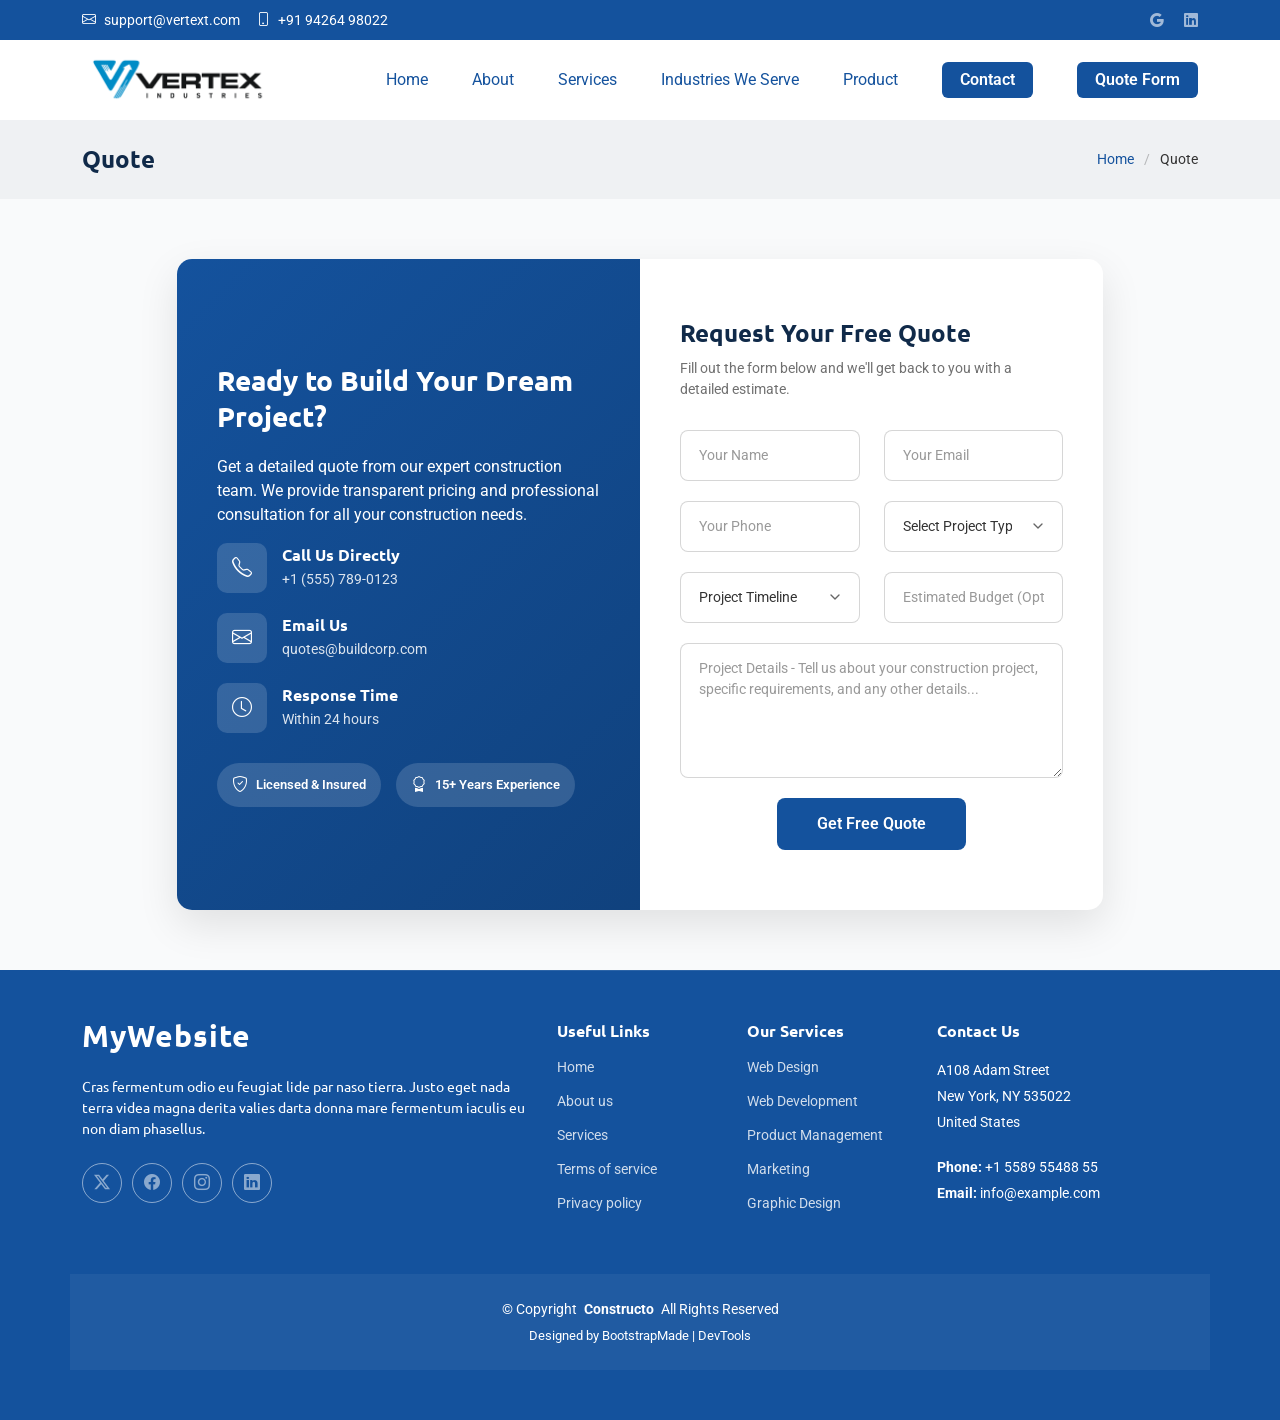
<file: quote.html>
<!doctype html>
<html lang="en">
  <head>
    <meta charset="utf-8" />
    <meta content="width=device-width, initial-scale=1.0" name="viewport" />
    <title>Quote - Constructo Bootstrap Template</title>
    <meta name="description" content="" />
    <meta name="keywords" content="" />

    <!-- Favicons -->
    <link href="assets/img/favicon.png" rel="icon" />
    <link href="assets/img/apple-touch-icon.png" rel="apple-touch-icon" />

    <!-- Fonts -->
    <link href="https://fonts.googleapis.com" rel="preconnect" />
    <link href="https://fonts.gstatic.com" rel="preconnect" crossorigin />
    <link
      href="https://fonts.googleapis.com/css2?family=Roboto:ital,wght@0,100;0,300;0,400;0,500;0,700;0,900;1,100;1,300;1,400;1,500;1,700;1,900&family=Lato:ital,wght@0,100;0,300;0,400;0,700;0,900;1,100;1,300;1,400;1,700;1,900&family=Ubuntu:ital,wght@0,300;0,400;0,500;0,700;1,300;1,400;1,500;1,700&display=swap"
      rel="stylesheet"
    />

    <!-- Vendor CSS Files -->
    <link
      href="assets/vendor/bootstrap/css/bootstrap.min.css"
      rel="stylesheet"
    />
    <link
      href="assets/vendor/bootstrap-icons/bootstrap-icons.css"
      rel="stylesheet"
    />
    <link href="assets/vendor/aos/aos.css" rel="stylesheet" />
    <link href="assets/vendor/swiper/swiper-bundle.min.css" rel="stylesheet" />
    <link
      href="assets/vendor/glightbox/css/glightbox.min.css"
      rel="stylesheet"
    />

    <!-- Main CSS File -->
    <link href="assets/css/main.css" rel="stylesheet" />

    <!-- =======================================================
  * Template Name: Constructo
  * Template URL: https://bootstrapmade.com/constructo-bootstrap-construction-template/
  * Updated: Aug 30 2025 with Bootstrap v5.3.8
  * Author: BootstrapMade.com
  * License: https://bootstrapmade.com/license/
  ======================================================== -->
  </head>

  <body class="quote-page">
    <header id="header" class="header sticky-top">
      <!-- Top Bar -->
      <div class="topbar d-flex align-items-center dark-background">
        <div class="container d-flex justify-content-between">
          <div class="contact-info d-flex align-items-center">
            <i class="bi bi-envelope me-3">
              <a href="mailto:vertexengineering@gmail.com"
                >support@vertext.com</a
              >
            </i>
            <i class="bi bi-phone">
              <span>+91 94264 98022</span>
            </i>
          </div>

          <div class="social-links d-none d-md-flex align-items-center">
            <a href="#" class="google"><i class="bi bi-google"></i></a>
            <a href="#" class="linkedin"><i class="bi bi-linkedin"></i></a>
          </div>
        </div>
      </div>
      <!-- End Top Bar -->

      <!-- Main Header -->
      <div class="branding d-flex align-items-cente">
        <div
          class="container position-relative d-flex align-items-center justify-content-between"
        >
          <a href="index.html" class="logo d-flex align-items-center">
            <img src="assets/img/logo.png" alt="Vertex Logo" />
          </a>

          <nav id="navmenu" class="navmenu">
            <ul>
              <li><a href="index.html" class="active">Home</a></li>
              <li><a href="about.html">About</a></li>
              <li><a href="services.html">Services</a></li>
              <li><a href="project-details.html">Industries We Serve</a></li>
              <li><a href="project-details.html">Product</a></li>
              <li>
                <a href="contact.html" class="btn-nav btn-primary">Contact</a>
              </li>
              <li>
                <a href="quote.html" class="btn-nav btn-primary">Quote Form</a>
              </li>
            </ul>
            <i class="mobile-nav-toggle d-xl-none bi bi-list"></i>
          </nav>
        </div>
      </div>
    </header>

    <main class="main">
      <!-- Page Title -->
      <div class="page-title light-background">
        <div
          class="container d-lg-flex justify-content-between align-items-center"
        >
          <h1 class="mb-2 mb-lg-0">Quote</h1>
          <nav class="breadcrumbs">
            <ol>
              <li><a href="index.html">Home</a></li>
              <li class="current">Quote</li>
            </ol>
          </nav>
        </div>
      </div>
      <!-- End Page Title -->

      <!-- Quote Section -->
      <section id="quote" class="quote section">
        <div class="container" data-aos="fade-up" data-aos-delay="100">
          <div class="row justify-content-center">
            <div class="col-lg-10">
              <div class="quote-form-container">
                <div class="row g-0">
                  <div class="col-lg-6">
                    <div class="quote-info">
                      <div class="quote-content">
                        <h3>Ready to Build Your Dream Project?</h3>
                        <p>
                          Get a detailed quote from our expert construction
                          team. We provide transparent pricing and professional
                          consultation for all your construction needs.
                        </p>

                        <div class="contact-items">
                          <div
                            class="contact-item"
                            data-aos="fade-right"
                            data-aos-delay="200"
                          >
                            <div class="contact-icon">
                              <i class="bi bi-telephone"></i>
                            </div>
                            <div class="contact-details">
                              <h4>Call Us Directly</h4>
                              <p>+1 (555) 789-0123</p>
                            </div>
                          </div>

                          <div
                            class="contact-item"
                            data-aos="fade-right"
                            data-aos-delay="250"
                          >
                            <div class="contact-icon">
                              <i class="bi bi-envelope"></i>
                            </div>
                            <div class="contact-details">
                              <h4>Email Us</h4>
                              <p>quotes@buildcorp.com</p>
                            </div>
                          </div>

                          <div
                            class="contact-item"
                            data-aos="fade-right"
                            data-aos-delay="300"
                          >
                            <div class="contact-icon">
                              <i class="bi bi-clock"></i>
                            </div>
                            <div class="contact-details">
                              <h4>Response Time</h4>
                              <p>Within 24 hours</p>
                            </div>
                          </div>
                        </div>

                        <div
                          class="trust-badges"
                          data-aos="fade-right"
                          data-aos-delay="350"
                        >
                          <div class="trust-badge">
                            <i class="bi bi-shield-check"></i>
                            <span>Licensed &amp; Insured</span>
                          </div>
                          <div class="trust-badge">
                            <i class="bi bi-award"></i>
                            <span>15+ Years Experience</span>
                          </div>
                        </div>
                      </div>
                    </div>
                  </div>

                  <div class="col-lg-6">
                    <div class="quote-form-wrapper">
                      <form
                        action="forms/quote.php"
                        method="post"
                        class="php-email-form"
                        data-aos="fade-left"
                        data-aos-delay="200"
                      >
                        <div class="form-header">
                          <h4>Request Your Free Quote</h4>
                          <p>
                            Fill out the form below and we'll get back to you
                            with a detailed estimate.
                          </p>
                        </div>

                        <div class="row">
                          <div class="col-md-6">
                            <div class="form-group">
                              <input
                                type="text"
                                name="name"
                                class="form-control"
                                id="name"
                                placeholder="Your Name"
                                required=""
                              />
                            </div>
                          </div>
                          <div class="col-md-6">
                            <div class="form-group">
                              <input
                                type="email"
                                name="email"
                                class="form-control"
                                id="email"
                                placeholder="Your Email"
                                required=""
                              />
                            </div>
                          </div>
                        </div>

                        <div class="row">
                          <div class="col-md-6">
                            <div class="form-group">
                              <input
                                type="tel"
                                name="phone"
                                class="form-control"
                                id="phone"
                                placeholder="Your Phone"
                                required=""
                              />
                            </div>
                          </div>
                          <div class="col-md-6">
                            <div class="form-group">
                              <select
                                name="type"
                                class="form-control"
                                required=""
                              >
                                <option value="">Select Project Type</option>
                                <option value="residential">
                                  Residential Construction
                                </option>
                                <option value="commercial">
                                  Commercial Building
                                </option>
                                <option value="renovation">
                                  Renovation &amp; Remodeling
                                </option>
                                <option value="extension">
                                  Home Extension
                                </option>
                                <option value="infrastructure">
                                  Infrastructure
                                </option>
                                <option value="other">Other</option>
                              </select>
                            </div>
                          </div>
                        </div>

                        <div class="row">
                          <div class="col-md-6">
                            <div class="form-group">
                              <select
                                name="timeline"
                                class="form-control"
                                required=""
                              >
                                <option value="">Project Timeline</option>
                                <option value="asap">ASAP</option>
                                <option value="1-3months">1-3 Months</option>
                                <option value="3-6months">3-6 Months</option>
                                <option value="6-12months">6-12 Months</option>
                                <option value="planning">Still Planning</option>
                              </select>
                            </div>
                          </div>
                          <div class="col-md-6">
                            <div class="form-group">
                              <input
                                type="text"
                                name="budget"
                                class="form-control"
                                id="budget"
                                placeholder="Estimated Budget (Optional)"
                              />
                            </div>
                          </div>
                        </div>

                        <div class="form-group">
                          <textarea
                            class="form-control"
                            name="message"
                            rows="5"
                            placeholder="Project Details - Tell us about your construction project, specific requirements, and any other details..."
                            required=""
                          ></textarea>
                        </div>

                        <div class="loading">Loading</div>
                        <div class="error-message"></div>
                        <div class="sent-message">
                          Your quote request has been sent successfully. We'll
                          contact you within 24 hours!
                        </div>

                        <div class="text-center">
                          <button type="submit">Get Free Quote</button>
                        </div>
                      </form>
                    </div>
                  </div>
                </div>
              </div>
            </div>
          </div>
        </div>
      </section>
      <!-- /Quote Section -->
    </main>

    <footer id="footer" class="footer dark-background">
      <div class="container footer-top">
        <div class="row gy-4">
          <div class="col-lg-5 col-md-12 footer-about">
            <a href="index.html" class="logo d-flex align-items-center">
              <span class="sitename">MyWebsite</span>
            </a>
            <p>
              Cras fermentum odio eu feugiat lide par naso tierra. Justo eget
              nada terra videa magna derita valies darta donna mare fermentum
              iaculis eu non diam phasellus.
            </p>
            <div class="social-links d-flex mt-4">
              <a href=""><i class="bi bi-twitter-x"></i></a>
              <a href=""><i class="bi bi-facebook"></i></a>
              <a href=""><i class="bi bi-instagram"></i></a>
              <a href=""><i class="bi bi-linkedin"></i></a>
            </div>
          </div>

          <div class="col-lg-2 col-6 footer-links">
            <h4>Useful Links</h4>
            <ul>
              <li><a href="#">Home</a></li>
              <li><a href="#">About us</a></li>
              <li><a href="#">Services</a></li>
              <li><a href="#">Terms of service</a></li>
              <li><a href="#">Privacy policy</a></li>
            </ul>
          </div>

          <div class="col-lg-2 col-6 footer-links">
            <h4>Our Services</h4>
            <ul>
              <li><a href="#">Web Design</a></li>
              <li><a href="#">Web Development</a></li>
              <li><a href="#">Product Management</a></li>
              <li><a href="#">Marketing</a></li>
              <li><a href="#">Graphic Design</a></li>
            </ul>
          </div>

          <div
            class="col-lg-3 col-md-12 footer-contact text-center text-md-start"
          >
            <h4>Contact Us</h4>
            <p>A108 Adam Street</p>
            <p>New York, NY 535022</p>
            <p>United States</p>
            <p class="mt-4">
              <strong>Phone:</strong> <span>+1 5589 55488 55</span>
            </p>
            <p><strong>Email:</strong> <span>info@example.com</span></p>
          </div>
        </div>
      </div>

      <div class="container copyright text-center mt-4">
        <p>
          © <span>Copyright</span>
          <strong class="px-1 sitename">Constructo</strong>
          <span>All Rights Reserved</span>
        </p>
        <div class="credits">
          <!-- All the links in the footer should remain intact. -->
          <!-- You can delete the links only if you've purchased the pro version. -->
          <!-- Licensing information: https://bootstrapmade.com/license/ -->
          <!-- Purchase the pro version with working PHP/AJAX contact form: [buy-url] -->
          Designed by <a href="https://bootstrapmade.com/">BootstrapMade</a> |
          <a href="https://bootstrapmade.com/tools/">DevTools</a>
        </div>
      </div>
    </footer>

    <!-- Scroll Top -->
    <a
      href="#"
      id="scroll-top"
      class="scroll-top d-flex align-items-center justify-content-center"
      ><i class="bi bi-arrow-up-short"></i
    ></a>

    <!-- Preloader -->
    <div id="preloader"></div>

    <!-- Vendor JS Files -->
    <script src="assets/vendor/bootstrap/js/bootstrap.bundle.min.js"></script>
    <script src="assets/vendor/php-email-form/validate.js"></script>
    <script src="assets/vendor/aos/aos.js"></script>
    <script src="assets/vendor/swiper/swiper-bundle.min.js"></script>
    <script src="assets/vendor/glightbox/js/glightbox.min.js"></script>

    <!-- Main JS File -->
    <script src="assets/js/main.js"></script>
  </body>
</html>
</file>
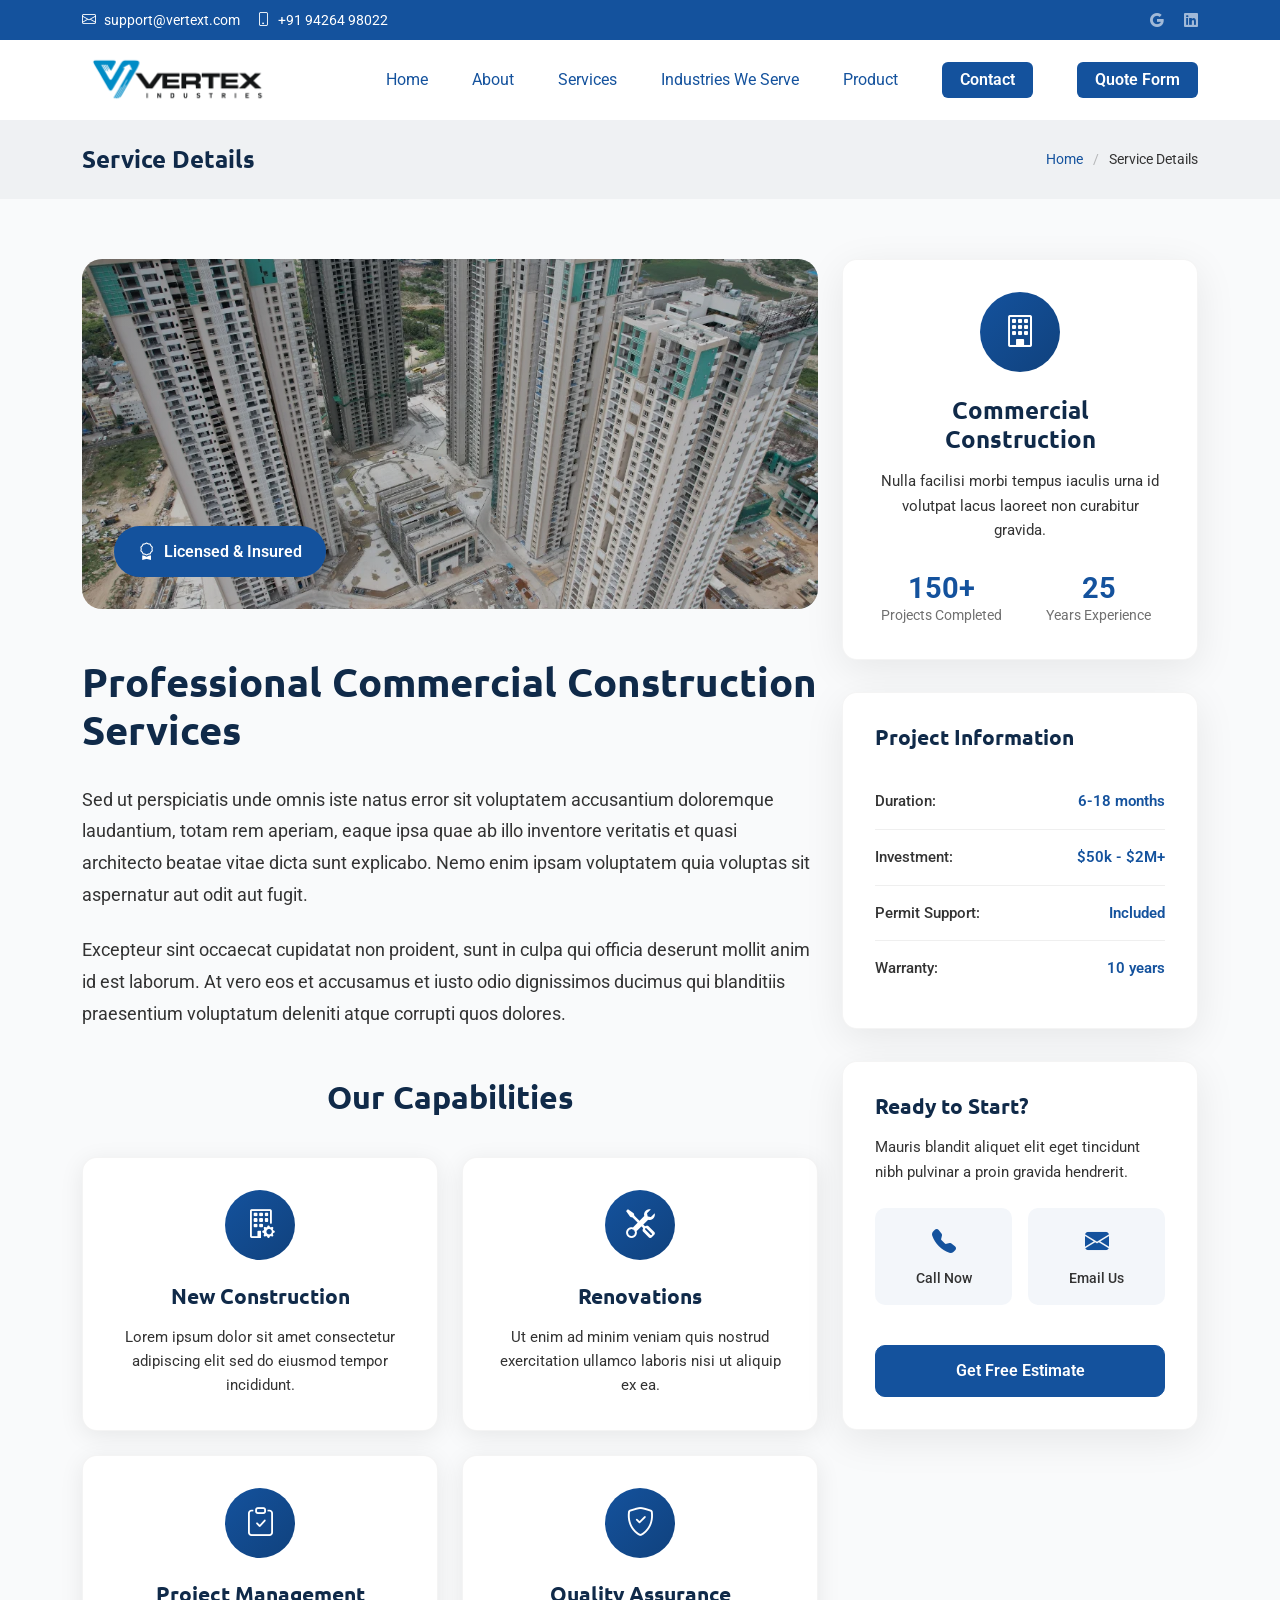
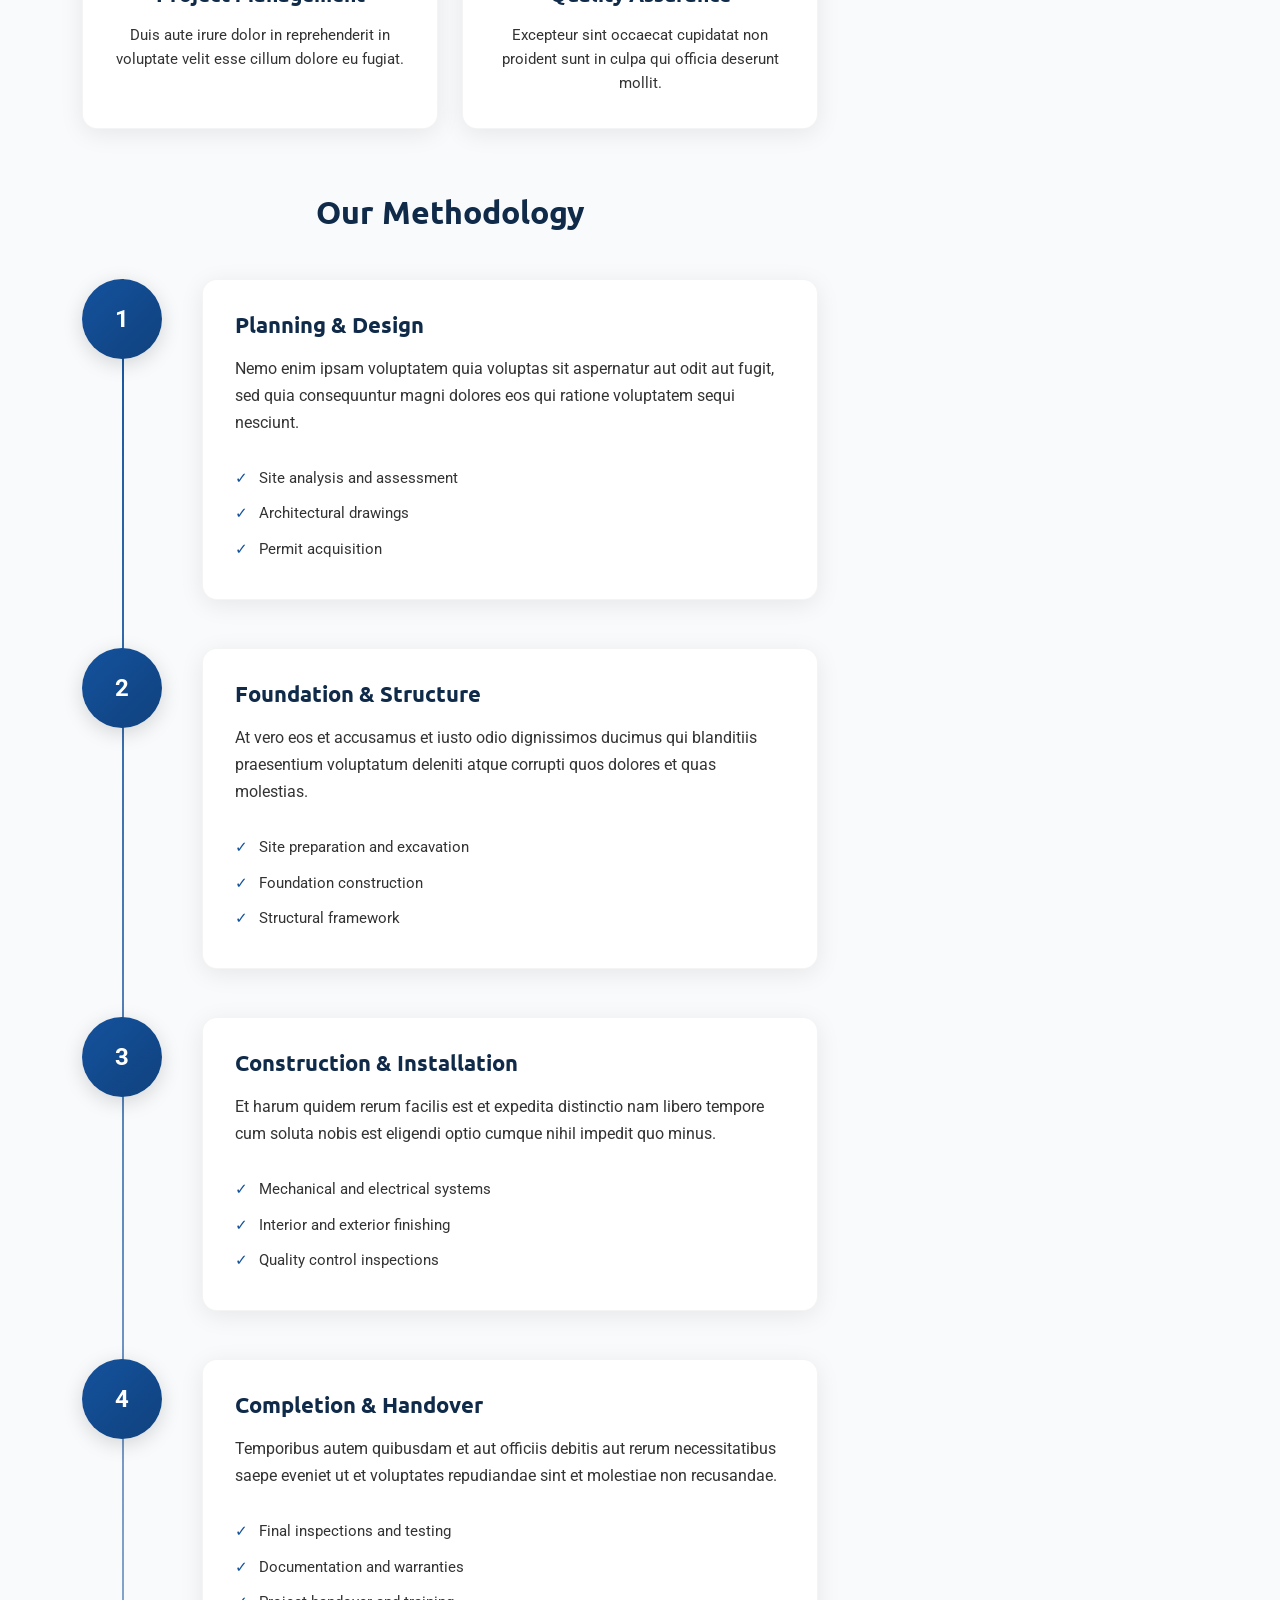
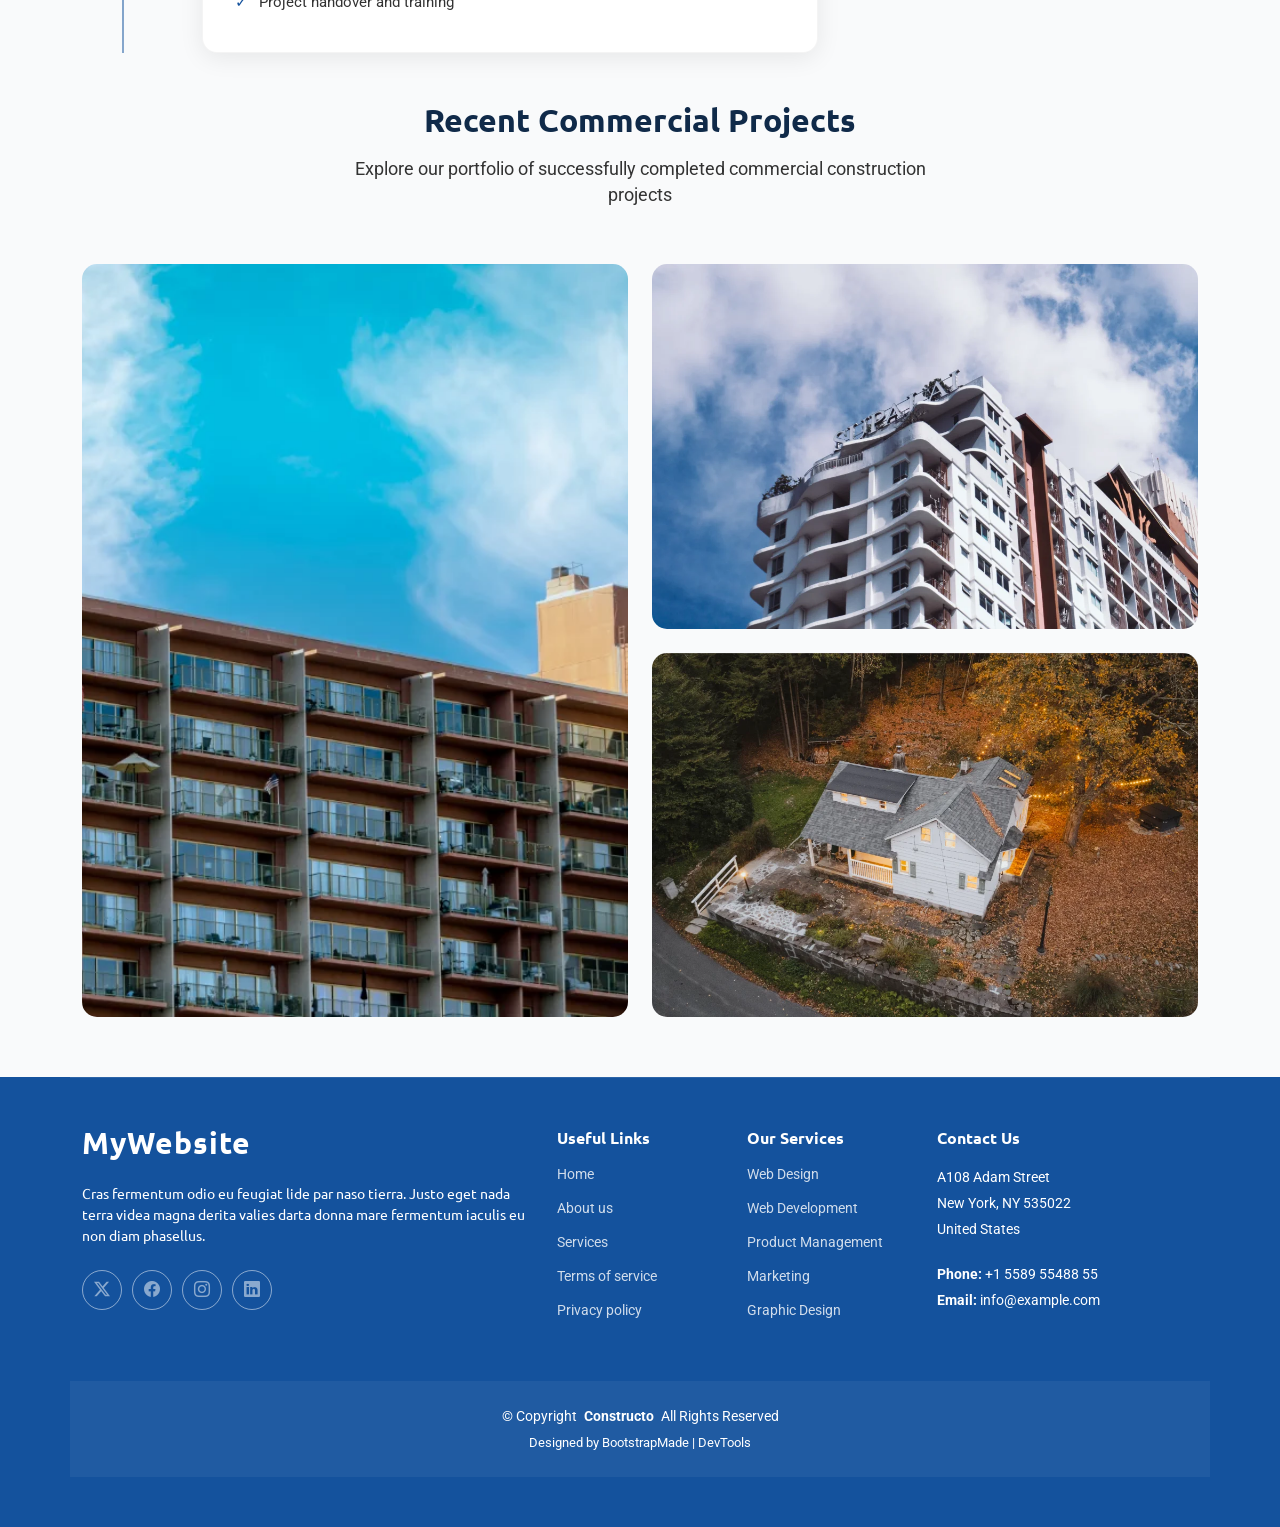
<file: service-details.html>
<!doctype html>
<html lang="en">
  <head>
    <meta charset="utf-8" />
    <meta content="width=device-width, initial-scale=1.0" name="viewport" />
    <title>Service Details - Constructo Bootstrap Template</title>
    <meta name="description" content="" />
    <meta name="keywords" content="" />

    <!-- Favicons -->
    <link href="assets/img/favicon.png" rel="icon" />
    <link href="assets/img/apple-touch-icon.png" rel="apple-touch-icon" />

    <!-- Fonts -->
    <link href="https://fonts.googleapis.com" rel="preconnect" />
    <link href="https://fonts.gstatic.com" rel="preconnect" crossorigin />
    <link
      href="https://fonts.googleapis.com/css2?family=Roboto:ital,wght@0,100;0,300;0,400;0,500;0,700;0,900;1,100;1,300;1,400;1,500;1,700;1,900&family=Lato:ital,wght@0,100;0,300;0,400;0,700;0,900;1,100;1,300;1,400;1,700;1,900&family=Ubuntu:ital,wght@0,300;0,400;0,500;0,700;1,300;1,400;1,500;1,700&display=swap"
      rel="stylesheet"
    />

    <!-- Vendor CSS Files -->
    <link
      href="assets/vendor/bootstrap/css/bootstrap.min.css"
      rel="stylesheet"
    />
    <link
      href="assets/vendor/bootstrap-icons/bootstrap-icons.css"
      rel="stylesheet"
    />
    <link href="assets/vendor/aos/aos.css" rel="stylesheet" />
    <link href="assets/vendor/swiper/swiper-bundle.min.css" rel="stylesheet" />
    <link
      href="assets/vendor/glightbox/css/glightbox.min.css"
      rel="stylesheet"
    />

    <!-- Main CSS File -->
    <link href="assets/css/main.css" rel="stylesheet" />

    <!-- =======================================================
  * Template Name: Constructo
  * Template URL: https://bootstrapmade.com/constructo-bootstrap-construction-template/
  * Updated: Aug 30 2025 with Bootstrap v5.3.8
  * Author: BootstrapMade.com
  * License: https://bootstrapmade.com/license/
  ======================================================== -->
  </head>

  <body class="service-details-page">
    <header id="header" class="header sticky-top">
      <!-- Top Bar -->
      <div class="topbar d-flex align-items-center dark-background">
        <div class="container d-flex justify-content-between">
          <div class="contact-info d-flex align-items-center">
            <i class="bi bi-envelope me-3">
              <a href="mailto:vertexengineering@gmail.com"
                >support@vertext.com</a
              >
            </i>
            <i class="bi bi-phone">
              <span>+91 94264 98022</span>
            </i>
          </div>

          <div class="social-links d-none d-md-flex align-items-center">
            <a href="#" class="google"><i class="bi bi-google"></i></a>
            <a href="#" class="linkedin"><i class="bi bi-linkedin"></i></a>
          </div>
        </div>
      </div>
      <!-- End Top Bar -->

      <!-- Main Header -->
      <div class="branding d-flex align-items-cente">
        <div
          class="container position-relative d-flex align-items-center justify-content-between"
        >
          <a href="index.html" class="logo d-flex align-items-center">
            <img src="assets/img/logo.png" alt="Vertex Logo" />
          </a>

          <nav id="navmenu" class="navmenu">
            <ul>
              <li><a href="index.html" class="active">Home</a></li>
              <li><a href="about.html">About</a></li>
              <li><a href="services.html">Services</a></li>
              <li><a href="project-details.html">Industries We Serve</a></li>
              <li><a href="project-details.html">Product</a></li>
              <li>
                <a href="contact.html" class="btn-nav btn-primary">Contact</a>
              </li>
              <li>
                <a href="quote.html" class="btn-nav btn-primary">Quote Form</a>
              </li>
            </ul>
            <i class="mobile-nav-toggle d-xl-none bi bi-list"></i>
          </nav>
        </div>
      </div>
    </header>

    <main class="main">
      <!-- Page Title -->
      <div class="page-title light-background">
        <div
          class="container d-lg-flex justify-content-between align-items-center"
        >
          <h1 class="mb-2 mb-lg-0">Service Details</h1>
          <nav class="breadcrumbs">
            <ol>
              <li><a href="index.html">Home</a></li>
              <li class="current">Service Details</li>
            </ol>
          </nav>
        </div>
      </div>
      <!-- End Page Title -->

      <!-- Service Details Section -->
      <section id="service-details" class="service-details section">
        <div class="container" data-aos="fade-up" data-aos-delay="100">
          <div class="row">
            <div class="col-lg-4 order-lg-2">
              <div
                class="service-sidebar"
                data-aos="fade-left"
                data-aos-delay="200"
              >
                <div class="service-overview-card">
                  <div class="service-icon">
                    <i class="bi bi-building"></i>
                  </div>
                  <h3>Commercial Construction</h3>
                  <p>
                    Nulla facilisi morbi tempus iaculis urna id volutpat lacus
                    laoreet non curabitur gravida.
                  </p>
                  <div class="service-stats">
                    <div class="stat-item">
                      <span class="stat-number">150+</span>
                      <span class="stat-label">Projects Completed</span>
                    </div>
                    <div class="stat-item">
                      <span class="stat-number">25</span>
                      <span class="stat-label">Years Experience</span>
                    </div>
                  </div>
                </div>

                <div class="quick-info-card">
                  <h4>Project Information</h4>
                  <div class="info-grid">
                    <div class="info-row">
                      <span class="label">Duration:</span>
                      <span class="value">6-18 months</span>
                    </div>
                    <div class="info-row">
                      <span class="label">Investment:</span>
                      <span class="value">$50k - $2M+</span>
                    </div>
                    <div class="info-row">
                      <span class="label">Permit Support:</span>
                      <span class="value">Included</span>
                    </div>
                    <div class="info-row">
                      <span class="label">Warranty:</span>
                      <span class="value">10 years</span>
                    </div>
                  </div>
                </div>

                <div class="contact-action-card">
                  <h4>Ready to Start?</h4>
                  <p class="contact-text">
                    Mauris blandit aliquet elit eget tincidunt nibh pulvinar a
                    proin gravida hendrerit.
                  </p>
                  <div class="contact-methods">
                    <a href="tel:+15551234567" class="contact-btn">
                      <i class="bi bi-telephone-fill"></i>
                      <span>Call Now</span>
                    </a>
                    <a href="mailto:projects@example.com" class="contact-btn">
                      <i class="bi bi-envelope-fill"></i>
                      <span>Email Us</span>
                    </a>
                  </div>
                  <a href="quote.html" class="btn btn-primary w-100 mt-3"
                    >Get Free Estimate</a
                  >
                </div>
              </div>
              <!-- End Service Sidebar -->
            </div>

            <div class="col-lg-8 order-lg-1">
              <div class="service-main-content">
                <div
                  class="hero-section"
                  data-aos="zoom-in"
                  data-aos-delay="150"
                >
                  <img
                    src="assets/img/construction/project-5.webp"
                    alt="Commercial Construction Services"
                    class="img-fluid"
                  />
                  <div class="hero-overlay">
                    <div class="hero-badge">
                      <i class="bi bi-award"></i>
                      <span>Licensed &amp; Insured</span>
                    </div>
                  </div>
                </div>

                <div
                  class="content-section"
                  data-aos="fade-up"
                  data-aos-delay="200"
                >
                  <h1>Professional Commercial Construction Services</h1>
                  <div class="content-intro">
                    <p>
                      Sed ut perspiciatis unde omnis iste natus error sit
                      voluptatem accusantium doloremque laudantium, totam rem
                      aperiam, eaque ipsa quae ab illo inventore veritatis et
                      quasi architecto beatae vitae dicta sunt explicabo. Nemo
                      enim ipsam voluptatem quia voluptas sit aspernatur aut
                      odit aut fugit.
                    </p>
                    <p>
                      Excepteur sint occaecat cupidatat non proident, sunt in
                      culpa qui officia deserunt mollit anim id est laborum. At
                      vero eos et accusamus et iusto odio dignissimos ducimus
                      qui blanditiis praesentium voluptatum deleniti atque
                      corrupti quos dolores.
                    </p>
                  </div>
                </div>

                <div
                  class="capabilities-grid"
                  data-aos="fade-up"
                  data-aos-delay="250"
                >
                  <h2>Our Capabilities</h2>
                  <div class="row g-4">
                    <div class="col-md-6">
                      <div class="capability-card">
                        <div class="capability-icon">
                          <i class="bi bi-building-gear"></i>
                        </div>
                        <h4>New Construction</h4>
                        <p>
                          Lorem ipsum dolor sit amet consectetur adipiscing elit
                          sed do eiusmod tempor incididunt.
                        </p>
                      </div>
                    </div>
                    <div class="col-md-6">
                      <div class="capability-card">
                        <div class="capability-icon">
                          <i class="bi bi-tools"></i>
                        </div>
                        <h4>Renovations</h4>
                        <p>
                          Ut enim ad minim veniam quis nostrud exercitation
                          ullamco laboris nisi ut aliquip ex ea.
                        </p>
                      </div>
                    </div>
                    <div class="col-md-6">
                      <div class="capability-card">
                        <div class="capability-icon">
                          <i class="bi bi-clipboard-check"></i>
                        </div>
                        <h4>Project Management</h4>
                        <p>
                          Duis aute irure dolor in reprehenderit in voluptate
                          velit esse cillum dolore eu fugiat.
                        </p>
                      </div>
                    </div>
                    <div class="col-md-6">
                      <div class="capability-card">
                        <div class="capability-icon">
                          <i class="bi bi-shield-check"></i>
                        </div>
                        <h4>Quality Assurance</h4>
                        <p>
                          Excepteur sint occaecat cupidatat non proident sunt in
                          culpa qui officia deserunt mollit.
                        </p>
                      </div>
                    </div>
                  </div>
                </div>

                <div
                  class="methodology-section"
                  data-aos="fade-up"
                  data-aos-delay="300"
                >
                  <h2>Our Methodology</h2>
                  <div class="methodology-timeline">
                    <div class="timeline-item">
                      <div class="timeline-marker">
                        <span class="phase-number">1</span>
                      </div>
                      <div class="timeline-content">
                        <h4>Planning &amp; Design</h4>
                        <p>
                          Nemo enim ipsam voluptatem quia voluptas sit
                          aspernatur aut odit aut fugit, sed quia consequuntur
                          magni dolores eos qui ratione voluptatem sequi
                          nesciunt.
                        </p>
                        <ul class="phase-features">
                          <li>Site analysis and assessment</li>
                          <li>Architectural drawings</li>
                          <li>Permit acquisition</li>
                        </ul>
                      </div>
                    </div>

                    <div class="timeline-item">
                      <div class="timeline-marker">
                        <span class="phase-number">2</span>
                      </div>
                      <div class="timeline-content">
                        <h4>Foundation &amp; Structure</h4>
                        <p>
                          At vero eos et accusamus et iusto odio dignissimos
                          ducimus qui blanditiis praesentium voluptatum deleniti
                          atque corrupti quos dolores et quas molestias.
                        </p>
                        <ul class="phase-features">
                          <li>Site preparation and excavation</li>
                          <li>Foundation construction</li>
                          <li>Structural framework</li>
                        </ul>
                      </div>
                    </div>

                    <div class="timeline-item">
                      <div class="timeline-marker">
                        <span class="phase-number">3</span>
                      </div>
                      <div class="timeline-content">
                        <h4>Construction &amp; Installation</h4>
                        <p>
                          Et harum quidem rerum facilis est et expedita
                          distinctio nam libero tempore cum soluta nobis est
                          eligendi optio cumque nihil impedit quo minus.
                        </p>
                        <ul class="phase-features">
                          <li>Mechanical and electrical systems</li>
                          <li>Interior and exterior finishing</li>
                          <li>Quality control inspections</li>
                        </ul>
                      </div>
                    </div>

                    <div class="timeline-item">
                      <div class="timeline-marker">
                        <span class="phase-number">4</span>
                      </div>
                      <div class="timeline-content">
                        <h4>Completion &amp; Handover</h4>
                        <p>
                          Temporibus autem quibusdam et aut officiis debitis aut
                          rerum necessitatibus saepe eveniet ut et voluptates
                          repudiandae sint et molestiae non recusandae.
                        </p>
                        <ul class="phase-features">
                          <li>Final inspections and testing</li>
                          <li>Documentation and warranties</li>
                          <li>Project handover and training</li>
                        </ul>
                      </div>
                    </div>
                  </div>
                </div>
              </div>
              <!-- End Service Main Content -->
            </div>
          </div>

          <div
            class="portfolio-showcase mt-5"
            data-aos="fade-up"
            data-aos-delay="350"
          >
            <div class="showcase-header text-center">
              <h2>Recent Commercial Projects</h2>
              <p>
                Explore our portfolio of successfully completed commercial
                construction projects
              </p>
            </div>
            <div class="row g-4 mt-3">
              <div class="col-lg-6">
                <div class="project-showcase-item">
                  <div class="project-image">
                    <img
                      src="assets/img/construction/project-6.webp"
                      alt="Office Building Construction"
                      class="img-fluid"
                    />
                    <div class="project-overlay">
                      <div class="project-info">
                        <h4>Downtown Office Complex</h4>
                        <p>
                          12-story commercial building with modern amenities
                        </p>
                        <a
                          href="assets/img/construction/project-6.webp"
                          class="view-btn glightbox"
                        >
                          <i class="bi bi-eye"></i>
                        </a>
                      </div>
                    </div>
                  </div>
                </div>
              </div>
              <div class="col-lg-6">
                <div class="row g-4">
                  <div class="col-12">
                    <div class="project-showcase-item">
                      <div class="project-image">
                        <img
                          src="assets/img/construction/project-7.webp"
                          alt="Retail Space Construction"
                          class="img-fluid"
                        />
                        <div class="project-overlay">
                          <div class="project-info">
                            <h4>Shopping Center Renovation</h4>
                            <p>
                              Complete modernization of existing retail space
                            </p>
                            <a
                              href="assets/img/construction/project-7.webp"
                              class="view-btn glightbox"
                            >
                              <i class="bi bi-eye"></i>
                            </a>
                          </div>
                        </div>
                      </div>
                    </div>
                  </div>
                  <div class="col-12">
                    <div class="project-showcase-item">
                      <div class="project-image">
                        <img
                          src="assets/img/construction/project-8.webp"
                          alt="Warehouse Construction"
                          class="img-fluid"
                        />
                        <div class="project-overlay">
                          <div class="project-info">
                            <h4>Industrial Warehouse</h4>
                            <p>50,000 sq ft distribution facility</p>
                            <a
                              href="assets/img/construction/project-8.webp"
                              class="view-btn glightbox"
                            >
                              <i class="bi bi-eye"></i>
                            </a>
                          </div>
                        </div>
                      </div>
                    </div>
                  </div>
                </div>
              </div>
            </div>
          </div>
          <!-- End Portfolio Showcase -->
        </div>
      </section>
      <!-- /Service Details Section -->
    </main>

    <footer id="footer" class="footer dark-background">
      <div class="container footer-top">
        <div class="row gy-4">
          <div class="col-lg-5 col-md-12 footer-about">
            <a href="index.html" class="logo d-flex align-items-center">
              <span class="sitename">MyWebsite</span>
            </a>
            <p>
              Cras fermentum odio eu feugiat lide par naso tierra. Justo eget
              nada terra videa magna derita valies darta donna mare fermentum
              iaculis eu non diam phasellus.
            </p>
            <div class="social-links d-flex mt-4">
              <a href=""><i class="bi bi-twitter-x"></i></a>
              <a href=""><i class="bi bi-facebook"></i></a>
              <a href=""><i class="bi bi-instagram"></i></a>
              <a href=""><i class="bi bi-linkedin"></i></a>
            </div>
          </div>

          <div class="col-lg-2 col-6 footer-links">
            <h4>Useful Links</h4>
            <ul>
              <li><a href="#">Home</a></li>
              <li><a href="#">About us</a></li>
              <li><a href="#">Services</a></li>
              <li><a href="#">Terms of service</a></li>
              <li><a href="#">Privacy policy</a></li>
            </ul>
          </div>

          <div class="col-lg-2 col-6 footer-links">
            <h4>Our Services</h4>
            <ul>
              <li><a href="#">Web Design</a></li>
              <li><a href="#">Web Development</a></li>
              <li><a href="#">Product Management</a></li>
              <li><a href="#">Marketing</a></li>
              <li><a href="#">Graphic Design</a></li>
            </ul>
          </div>

          <div
            class="col-lg-3 col-md-12 footer-contact text-center text-md-start"
          >
            <h4>Contact Us</h4>
            <p>A108 Adam Street</p>
            <p>New York, NY 535022</p>
            <p>United States</p>
            <p class="mt-4">
              <strong>Phone:</strong> <span>+1 5589 55488 55</span>
            </p>
            <p><strong>Email:</strong> <span>info@example.com</span></p>
          </div>
        </div>
      </div>

      <div class="container copyright text-center mt-4">
        <p>
          © <span>Copyright</span>
          <strong class="px-1 sitename">Constructo</strong>
          <span>All Rights Reserved</span>
        </p>
        <div class="credits">
          <!-- All the links in the footer should remain intact. -->
          <!-- You can delete the links only if you've purchased the pro version. -->
          <!-- Licensing information: https://bootstrapmade.com/license/ -->
          <!-- Purchase the pro version with working PHP/AJAX contact form: [buy-url] -->
          Designed by <a href="https://bootstrapmade.com/">BootstrapMade</a> |
          <a href="https://bootstrapmade.com/tools/">DevTools</a>
        </div>
      </div>
    </footer>

    <!-- Scroll Top -->
    <a
      href="#"
      id="scroll-top"
      class="scroll-top d-flex align-items-center justify-content-center"
      ><i class="bi bi-arrow-up-short"></i
    ></a>

    <!-- Preloader -->
    <div id="preloader"></div>

    <!-- Vendor JS Files -->
    <script src="assets/vendor/bootstrap/js/bootstrap.bundle.min.js"></script>
    <script src="assets/vendor/php-email-form/validate.js"></script>
    <script src="assets/vendor/aos/aos.js"></script>
    <script src="assets/vendor/swiper/swiper-bundle.min.js"></script>
    <script src="assets/vendor/glightbox/js/glightbox.min.js"></script>

    <!-- Main JS File -->
    <script src="assets/js/main.js"></script>
  </body>
</html>
</file>
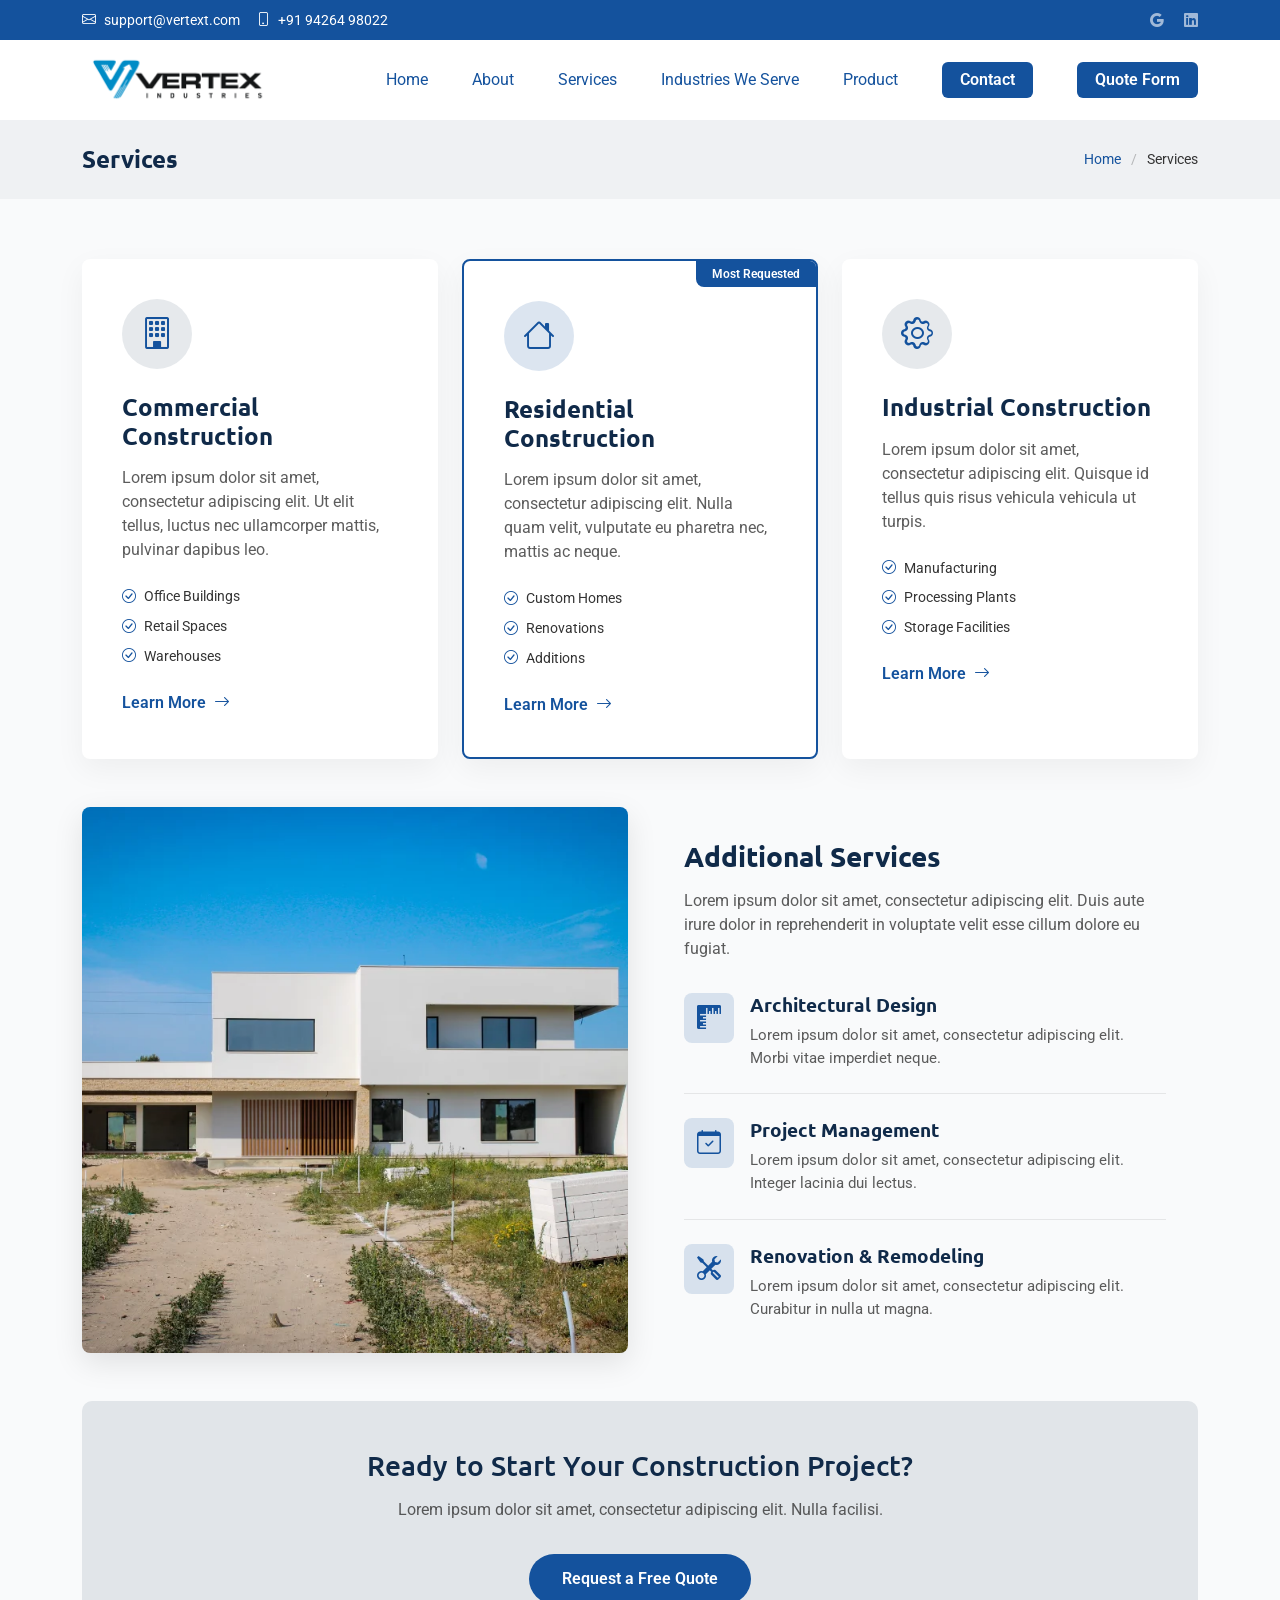
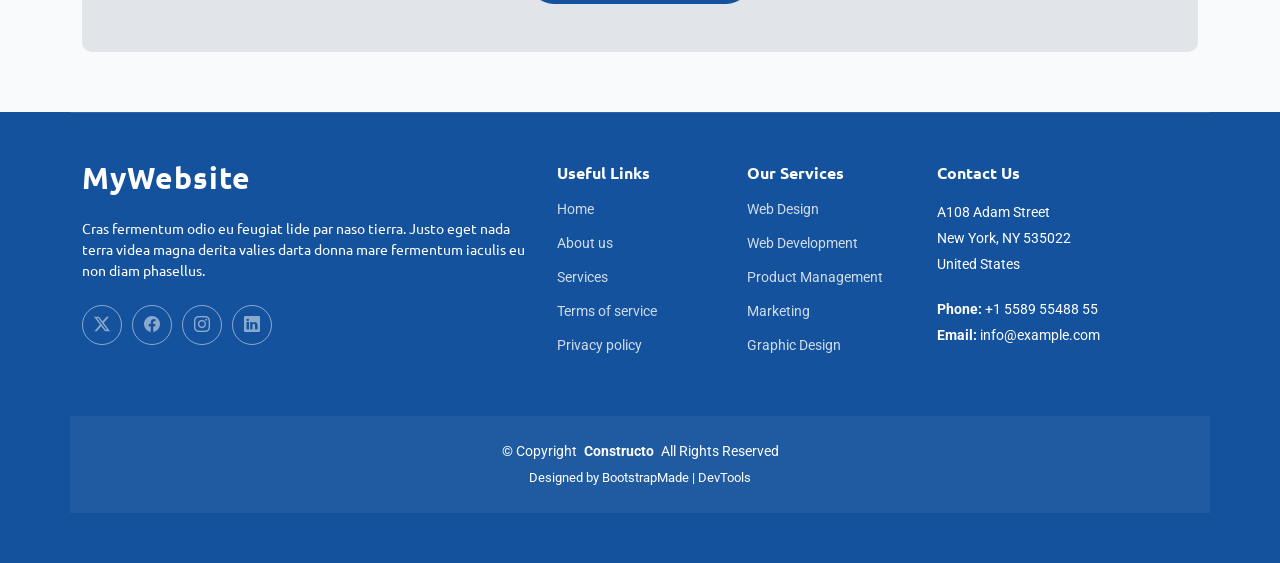
<file: services.html>
<!doctype html>
<html lang="en">
  <head>
    <meta charset="utf-8" />
    <meta content="width=device-width, initial-scale=1.0" name="viewport" />
    <title>Services - Constructo Bootstrap Template</title>
    <meta name="description" content="" />
    <meta name="keywords" content="" />

    <!-- Favicons -->
    <link href="assets/img/favicon.png" rel="icon" />
    <link href="assets/img/apple-touch-icon.png" rel="apple-touch-icon" />

    <!-- Fonts -->
    <link href="https://fonts.googleapis.com" rel="preconnect" />
    <link href="https://fonts.gstatic.com" rel="preconnect" crossorigin />
    <link
      href="https://fonts.googleapis.com/css2?family=Roboto:ital,wght@0,100;0,300;0,400;0,500;0,700;0,900;1,100;1,300;1,400;1,500;1,700;1,900&family=Lato:ital,wght@0,100;0,300;0,400;0,700;0,900;1,100;1,300;1,400;1,700;1,900&family=Ubuntu:ital,wght@0,300;0,400;0,500;0,700;1,300;1,400;1,500;1,700&display=swap"
      rel="stylesheet"
    />

    <!-- Vendor CSS Files -->
    <link
      href="assets/vendor/bootstrap/css/bootstrap.min.css"
      rel="stylesheet"
    />
    <link
      href="assets/vendor/bootstrap-icons/bootstrap-icons.css"
      rel="stylesheet"
    />
    <link href="assets/vendor/aos/aos.css" rel="stylesheet" />
    <link href="assets/vendor/swiper/swiper-bundle.min.css" rel="stylesheet" />
    <link
      href="assets/vendor/glightbox/css/glightbox.min.css"
      rel="stylesheet"
    />

    <!-- Main CSS File -->
    <link href="assets/css/main.css" rel="stylesheet" />

    <!-- =======================================================
  * Template Name: Constructo
  * Template URL: https://bootstrapmade.com/constructo-bootstrap-construction-template/
  * Updated: Aug 30 2025 with Bootstrap v5.3.8
  * Author: BootstrapMade.com
  * License: https://bootstrapmade.com/license/
  ======================================================== -->
  </head>

  <body class="services-page">
    <header id="header" class="header sticky-top">
      <!-- Top Bar -->
      <div class="topbar d-flex align-items-center dark-background">
        <div class="container d-flex justify-content-between">
          <div class="contact-info d-flex align-items-center">
            <i class="bi bi-envelope me-3">
              <a href="mailto:vertexengineering@gmail.com"
                >support@vertext.com</a
              >
            </i>
            <i class="bi bi-phone">
              <span>+91 94264 98022</span>
            </i>
          </div>

          <div class="social-links d-none d-md-flex align-items-center">
            <a href="#" class="google"><i class="bi bi-google"></i></a>
            <a href="#" class="linkedin"><i class="bi bi-linkedin"></i></a>
          </div>
        </div>
      </div>
      <!-- End Top Bar -->

      <!-- Main Header -->
      <div class="branding d-flex align-items-cente">
        <div
          class="container position-relative d-flex align-items-center justify-content-between"
        >
          <a href="index.html" class="logo d-flex align-items-center">
            <img src="assets/img/logo.png" alt="Vertex Logo" />
          </a>

          <nav id="navmenu" class="navmenu">
            <ul>
              <li><a href="index.html" class="active">Home</a></li>
              <li><a href="about.html">About</a></li>
              <li><a href="services.html">Services</a></li>
              <li><a href="project-details.html">Industries We Serve</a></li>
              <li><a href="project-details.html">Product</a></li>
              <li>
                <a href="contact.html" class="btn-nav btn-primary">Contact</a>
              </li>
              <li>
                <a href="quote.html" class="btn-nav btn-primary">Quote Form</a>
              </li>
            </ul>
            <i class="mobile-nav-toggle d-xl-none bi bi-list"></i>
          </nav>
        </div>
      </div>
    </header>

    <main class="main">
      <!-- Page Title -->
      <div class="page-title light-background">
        <div
          class="container d-lg-flex justify-content-between align-items-center"
        >
          <h1 class="mb-2 mb-lg-0">Services</h1>
          <nav class="breadcrumbs">
            <ol>
              <li><a href="index.html">Home</a></li>
              <li class="current">Services</li>
            </ol>
          </nav>
        </div>
      </div>
      <!-- End Page Title -->

      <!-- Services Section -->
      <section id="services" class="services section">
        <div class="container" data-aos="fade-up" data-aos-delay="100">
          <div class="row gy-4">
            <div class="col-lg-4" data-aos="fade-up" data-aos-delay="200">
              <div class="service-card">
                <div class="service-icon">
                  <i class="bi bi-building"></i>
                </div>
                <h3>Commercial Construction</h3>
                <p>
                  Lorem ipsum dolor sit amet, consectetur adipiscing elit. Ut
                  elit tellus, luctus nec ullamcorper mattis, pulvinar dapibus
                  leo.
                </p>
                <div class="service-features">
                  <span
                    ><i class="bi bi-check-circle"></i> Office Buildings</span
                  >
                  <span><i class="bi bi-check-circle"></i> Retail Spaces</span>
                  <span><i class="bi bi-check-circle"></i> Warehouses</span>
                </div>
                <a href="service-details.html" class="service-link"
                  >Learn More <i class="bi bi-arrow-right"></i
                ></a>
              </div>
            </div>
            <!-- End Service Item -->

            <div class="col-lg-4" data-aos="fade-up" data-aos-delay="300">
              <div class="service-card featured">
                <div class="service-badge">Most Requested</div>
                <div class="service-icon">
                  <i class="bi bi-house"></i>
                </div>
                <h3>Residential Construction</h3>
                <p>
                  Lorem ipsum dolor sit amet, consectetur adipiscing elit. Nulla
                  quam velit, vulputate eu pharetra nec, mattis ac neque.
                </p>
                <div class="service-features">
                  <span><i class="bi bi-check-circle"></i> Custom Homes</span>
                  <span><i class="bi bi-check-circle"></i> Renovations</span>
                  <span><i class="bi bi-check-circle"></i> Additions</span>
                </div>
                <a href="service-details.html" class="service-link"
                  >Learn More <i class="bi bi-arrow-right"></i
                ></a>
              </div>
            </div>
            <!-- End Service Item -->

            <div class="col-lg-4" data-aos="fade-up" data-aos-delay="400">
              <div class="service-card">
                <div class="service-icon">
                  <i class="bi bi-gear"></i>
                </div>
                <h3>Industrial Construction</h3>
                <p>
                  Lorem ipsum dolor sit amet, consectetur adipiscing elit.
                  Quisque id tellus quis risus vehicula vehicula ut turpis.
                </p>
                <div class="service-features">
                  <span><i class="bi bi-check-circle"></i> Manufacturing</span>
                  <span
                    ><i class="bi bi-check-circle"></i> Processing Plants</span
                  >
                  <span
                    ><i class="bi bi-check-circle"></i> Storage Facilities</span
                  >
                </div>
                <a href="service-details.html" class="service-link"
                  >Learn More <i class="bi bi-arrow-right"></i
                ></a>
              </div>
            </div>
            <!-- End Service Item -->
          </div>

          <div class="row mt-5">
            <div class="col-lg-6" data-aos="fade-up" data-aos-delay="100">
              <div class="service-image-block">
                <img
                  src="assets/img/construction/project-1.webp"
                  alt="Construction Services"
                  class="img-fluid"
                />
              </div>
            </div>

            <div class="col-lg-6" data-aos="fade-up" data-aos-delay="200">
              <div class="service-list-block">
                <h3>Additional Services</h3>
                <p>
                  Lorem ipsum dolor sit amet, consectetur adipiscing elit. Duis
                  aute irure dolor in reprehenderit in voluptate velit esse
                  cillum dolore eu fugiat.
                </p>

                <div class="service-list">
                  <div
                    class="service-list-item"
                    data-aos="fade-up"
                    data-aos-delay="100"
                  >
                    <div class="service-list-icon">
                      <i class="bi bi-rulers"></i>
                    </div>
                    <div class="service-list-content">
                      <h4>Architectural Design</h4>
                      <p>
                        Lorem ipsum dolor sit amet, consectetur adipiscing elit.
                        Morbi vitae imperdiet neque.
                      </p>
                    </div>
                  </div>
                  <!-- End Service List Item -->

                  <div
                    class="service-list-item"
                    data-aos="fade-up"
                    data-aos-delay="200"
                  >
                    <div class="service-list-icon">
                      <i class="bi bi-calendar-check"></i>
                    </div>
                    <div class="service-list-content">
                      <h4>Project Management</h4>
                      <p>
                        Lorem ipsum dolor sit amet, consectetur adipiscing elit.
                        Integer lacinia dui lectus.
                      </p>
                    </div>
                  </div>
                  <!-- End Service List Item -->

                  <div
                    class="service-list-item"
                    data-aos="fade-up"
                    data-aos-delay="300"
                  >
                    <div class="service-list-icon">
                      <i class="bi bi-tools"></i>
                    </div>
                    <div class="service-list-content">
                      <h4>Renovation &amp; Remodeling</h4>
                      <p>
                        Lorem ipsum dolor sit amet, consectetur adipiscing elit.
                        Curabitur in nulla ut magna.
                      </p>
                    </div>
                  </div>
                  <!-- End Service List Item -->
                </div>
              </div>
            </div>
          </div>

          <div
            class="cta-container text-center mt-5"
            data-aos="fade-up"
            data-aos-delay="300"
          >
            <h3>Ready to Start Your Construction Project?</h3>
            <p>
              Lorem ipsum dolor sit amet, consectetur adipiscing elit. Nulla
              facilisi.
            </p>
            <a href="#" class="btn btn-cta">Request a Free Quote</a>
          </div>
        </div>
      </section>
      <!-- /Services Section -->
    </main>

    <footer id="footer" class="footer dark-background">
      <div class="container footer-top">
        <div class="row gy-4">
          <div class="col-lg-5 col-md-12 footer-about">
            <a href="index.html" class="logo d-flex align-items-center">
              <span class="sitename">MyWebsite</span>
            </a>
            <p>
              Cras fermentum odio eu feugiat lide par naso tierra. Justo eget
              nada terra videa magna derita valies darta donna mare fermentum
              iaculis eu non diam phasellus.
            </p>
            <div class="social-links d-flex mt-4">
              <a href=""><i class="bi bi-twitter-x"></i></a>
              <a href=""><i class="bi bi-facebook"></i></a>
              <a href=""><i class="bi bi-instagram"></i></a>
              <a href=""><i class="bi bi-linkedin"></i></a>
            </div>
          </div>

          <div class="col-lg-2 col-6 footer-links">
            <h4>Useful Links</h4>
            <ul>
              <li><a href="#">Home</a></li>
              <li><a href="#">About us</a></li>
              <li><a href="#">Services</a></li>
              <li><a href="#">Terms of service</a></li>
              <li><a href="#">Privacy policy</a></li>
            </ul>
          </div>

          <div class="col-lg-2 col-6 footer-links">
            <h4>Our Services</h4>
            <ul>
              <li><a href="#">Web Design</a></li>
              <li><a href="#">Web Development</a></li>
              <li><a href="#">Product Management</a></li>
              <li><a href="#">Marketing</a></li>
              <li><a href="#">Graphic Design</a></li>
            </ul>
          </div>

          <div
            class="col-lg-3 col-md-12 footer-contact text-center text-md-start"
          >
            <h4>Contact Us</h4>
            <p>A108 Adam Street</p>
            <p>New York, NY 535022</p>
            <p>United States</p>
            <p class="mt-4">
              <strong>Phone:</strong> <span>+1 5589 55488 55</span>
            </p>
            <p><strong>Email:</strong> <span>info@example.com</span></p>
          </div>
        </div>
      </div>

      <div class="container copyright text-center mt-4">
        <p>
          © <span>Copyright</span>
          <strong class="px-1 sitename">Constructo</strong>
          <span>All Rights Reserved</span>
        </p>
        <div class="credits">
          <!-- All the links in the footer should remain intact. -->
          <!-- You can delete the links only if you've purchased the pro version. -->
          <!-- Licensing information: https://bootstrapmade.com/license/ -->
          <!-- Purchase the pro version with working PHP/AJAX contact form: [buy-url] -->
          Designed by <a href="https://bootstrapmade.com/">BootstrapMade</a> |
          <a href="https://bootstrapmade.com/tools/">DevTools</a>
        </div>
      </div>
    </footer>

    <!-- Scroll Top -->
    <a
      href="#"
      id="scroll-top"
      class="scroll-top d-flex align-items-center justify-content-center"
      ><i class="bi bi-arrow-up-short"></i
    ></a>

    <!-- Preloader -->
    <div id="preloader"></div>

    <!-- Vendor JS Files -->
    <script src="assets/vendor/bootstrap/js/bootstrap.bundle.min.js"></script>
    <script src="assets/vendor/php-email-form/validate.js"></script>
    <script src="assets/vendor/aos/aos.js"></script>
    <script src="assets/vendor/swiper/swiper-bundle.min.js"></script>
    <script src="assets/vendor/glightbox/js/glightbox.min.js"></script>

    <!-- Main JS File -->
    <script src="assets/js/main.js"></script>
  </body>
</html>
</file>
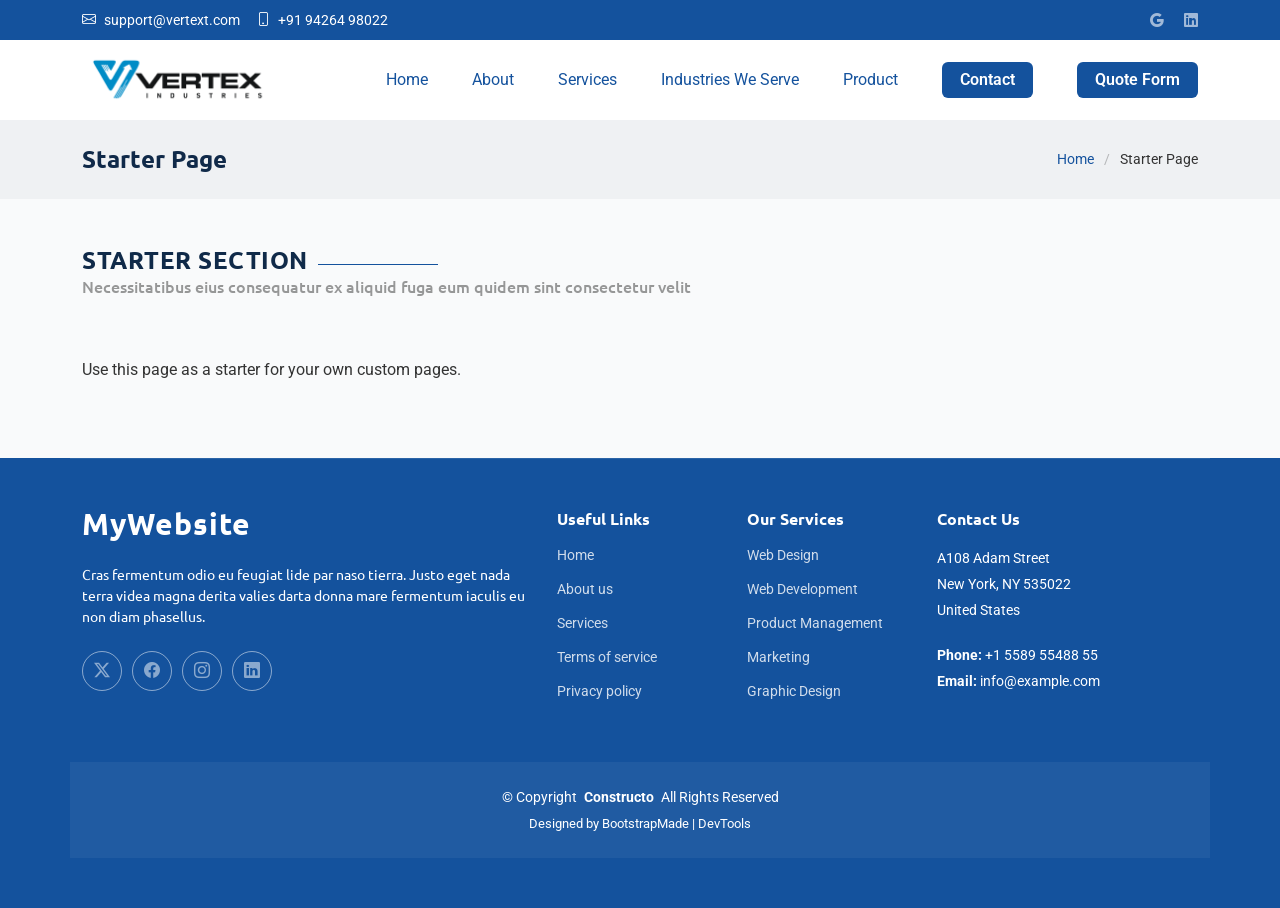
<file: starter-page.html>
<!doctype html>
<html lang="en">
  <head>
    <meta charset="utf-8" />
    <meta content="width=device-width, initial-scale=1.0" name="viewport" />
    <title>Starter Page - Constructo Bootstrap Template</title>
    <meta name="description" content="" />
    <meta name="keywords" content="" />

    <!-- Favicons -->
    <link href="assets/img/favicon.png" rel="icon" />
    <link href="assets/img/apple-touch-icon.png" rel="apple-touch-icon" />

    <!-- Fonts -->
    <link href="https://fonts.googleapis.com" rel="preconnect" />
    <link href="https://fonts.gstatic.com" rel="preconnect" crossorigin />
    <link
      href="https://fonts.googleapis.com/css2?family=Roboto:ital,wght@0,100;0,300;0,400;0,500;0,700;0,900;1,100;1,300;1,400;1,500;1,700;1,900&family=Lato:ital,wght@0,100;0,300;0,400;0,700;0,900;1,100;1,300;1,400;1,700;1,900&family=Ubuntu:ital,wght@0,300;0,400;0,500;0,700;1,300;1,400;1,500;1,700&display=swap"
      rel="stylesheet"
    />

    <!-- Vendor CSS Files -->
    <link
      href="assets/vendor/bootstrap/css/bootstrap.min.css"
      rel="stylesheet"
    />
    <link
      href="assets/vendor/bootstrap-icons/bootstrap-icons.css"
      rel="stylesheet"
    />
    <link href="assets/vendor/aos/aos.css" rel="stylesheet" />
    <link href="assets/vendor/swiper/swiper-bundle.min.css" rel="stylesheet" />
    <link
      href="assets/vendor/glightbox/css/glightbox.min.css"
      rel="stylesheet"
    />

    <!-- Main CSS File -->
    <link href="assets/css/main.css" rel="stylesheet" />

    <!-- =======================================================
  * Template Name: Constructo
  * Template URL: https://bootstrapmade.com/constructo-bootstrap-construction-template/
  * Updated: Aug 30 2025 with Bootstrap v5.3.8
  * Author: BootstrapMade.com
  * License: https://bootstrapmade.com/license/
  ======================================================== -->
  </head>

  <body class="starter-page-page">
    <header id="header" class="header sticky-top">
      <!-- Top Bar -->
      <div class="topbar d-flex align-items-center dark-background">
        <div class="container d-flex justify-content-between">
          <div class="contact-info d-flex align-items-center">
            <i class="bi bi-envelope me-3">
              <a href="mailto:vertexengineering@gmail.com"
                >support@vertext.com</a
              >
            </i>
            <i class="bi bi-phone">
              <span>+91 94264 98022</span>
            </i>
          </div>

          <div class="social-links d-none d-md-flex align-items-center">
            <a href="#" class="google"><i class="bi bi-google"></i></a>
            <a href="#" class="linkedin"><i class="bi bi-linkedin"></i></a>
          </div>
        </div>
      </div>
      <!-- End Top Bar -->

      <!-- Main Header -->
      <div class="branding d-flex align-items-cente">
        <div
          class="container position-relative d-flex align-items-center justify-content-between"
        >
          <a href="index.html" class="logo d-flex align-items-center">
            <img src="assets/img/logo.png" alt="Vertex Logo" />
          </a>

          <nav id="navmenu" class="navmenu">
            <ul>
              <li><a href="index.html" class="active">Home</a></li>
              <li><a href="about.html">About</a></li>
              <li><a href="services.html">Services</a></li>
              <li><a href="project-details.html">Industries We Serve</a></li>
              <li><a href="project-details.html">Product</a></li>
              <li>
                <a href="contact.html" class="btn-nav btn-primary">Contact</a>
              </li>
              <li>
                <a href="quote.html" class="btn-nav btn-primary">Quote Form</a>
              </li>
            </ul>
            <i class="mobile-nav-toggle d-xl-none bi bi-list"></i>
          </nav>
        </div>
      </div>
    </header>

    <main class="main">
      <!-- Page Title -->
      <div class="page-title light-background">
        <div
          class="container d-lg-flex justify-content-between align-items-center"
        >
          <h1 class="mb-2 mb-lg-0">Starter Page</h1>
          <nav class="breadcrumbs">
            <ol>
              <li><a href="index.html">Home</a></li>
              <li class="current">Starter Page</li>
            </ol>
          </nav>
        </div>
      </div>
      <!-- End Page Title -->

      <!-- Starter Section Section -->
      <section id="starter-section" class="starter-section section">
        <!-- Section Title -->
        <div class="container section-title">
          <h2>Starter Section</h2>
          <p>
            Necessitatibus eius consequatur ex aliquid fuga eum quidem sint
            consectetur velit
          </p>
        </div>
        <!-- End Section Title -->

        <div class="container" data-aos="fade-up">
          <p>Use this page as a starter for your own custom pages.</p>
        </div>
      </section>
      <!-- /Starter Section Section -->
    </main>

    <footer id="footer" class="footer dark-background">
      <div class="container footer-top">
        <div class="row gy-4">
          <div class="col-lg-5 col-md-12 footer-about">
            <a href="index.html" class="logo d-flex align-items-center">
              <span class="sitename">MyWebsite</span>
            </a>
            <p>
              Cras fermentum odio eu feugiat lide par naso tierra. Justo eget
              nada terra videa magna derita valies darta donna mare fermentum
              iaculis eu non diam phasellus.
            </p>
            <div class="social-links d-flex mt-4">
              <a href=""><i class="bi bi-twitter-x"></i></a>
              <a href=""><i class="bi bi-facebook"></i></a>
              <a href=""><i class="bi bi-instagram"></i></a>
              <a href=""><i class="bi bi-linkedin"></i></a>
            </div>
          </div>

          <div class="col-lg-2 col-6 footer-links">
            <h4>Useful Links</h4>
            <ul>
              <li><a href="#">Home</a></li>
              <li><a href="#">About us</a></li>
              <li><a href="#">Services</a></li>
              <li><a href="#">Terms of service</a></li>
              <li><a href="#">Privacy policy</a></li>
            </ul>
          </div>

          <div class="col-lg-2 col-6 footer-links">
            <h4>Our Services</h4>
            <ul>
              <li><a href="#">Web Design</a></li>
              <li><a href="#">Web Development</a></li>
              <li><a href="#">Product Management</a></li>
              <li><a href="#">Marketing</a></li>
              <li><a href="#">Graphic Design</a></li>
            </ul>
          </div>

          <div
            class="col-lg-3 col-md-12 footer-contact text-center text-md-start"
          >
            <h4>Contact Us</h4>
            <p>A108 Adam Street</p>
            <p>New York, NY 535022</p>
            <p>United States</p>
            <p class="mt-4">
              <strong>Phone:</strong> <span>+1 5589 55488 55</span>
            </p>
            <p><strong>Email:</strong> <span>info@example.com</span></p>
          </div>
        </div>
      </div>

      <div class="container copyright text-center mt-4">
        <p>
          © <span>Copyright</span>
          <strong class="px-1 sitename">Constructo</strong>
          <span>All Rights Reserved</span>
        </p>
        <div class="credits">
          <!-- All the links in the footer should remain intact. -->
          <!-- You can delete the links only if you've purchased the pro version. -->
          <!-- Licensing information: https://bootstrapmade.com/license/ -->
          <!-- Purchase the pro version with working PHP/AJAX contact form: [buy-url] -->
          Designed by <a href="https://bootstrapmade.com/">BootstrapMade</a> |
          <a href="https://bootstrapmade.com/tools/">DevTools</a>
        </div>
      </div>
    </footer>

    <!-- Scroll Top -->
    <a
      href="#"
      id="scroll-top"
      class="scroll-top d-flex align-items-center justify-content-center"
      ><i class="bi bi-arrow-up-short"></i
    ></a>

    <!-- Preloader -->
    <div id="preloader"></div>

    <!-- Vendor JS Files -->
    <script src="assets/vendor/bootstrap/js/bootstrap.bundle.min.js"></script>
    <script src="assets/vendor/php-email-form/validate.js"></script>
    <script src="assets/vendor/aos/aos.js"></script>
    <script src="assets/vendor/swiper/swiper-bundle.min.js"></script>
    <script src="assets/vendor/glightbox/js/glightbox.min.js"></script>

    <!-- Main JS File -->
    <script src="assets/js/main.js"></script>
  </body>
</html>
</file>
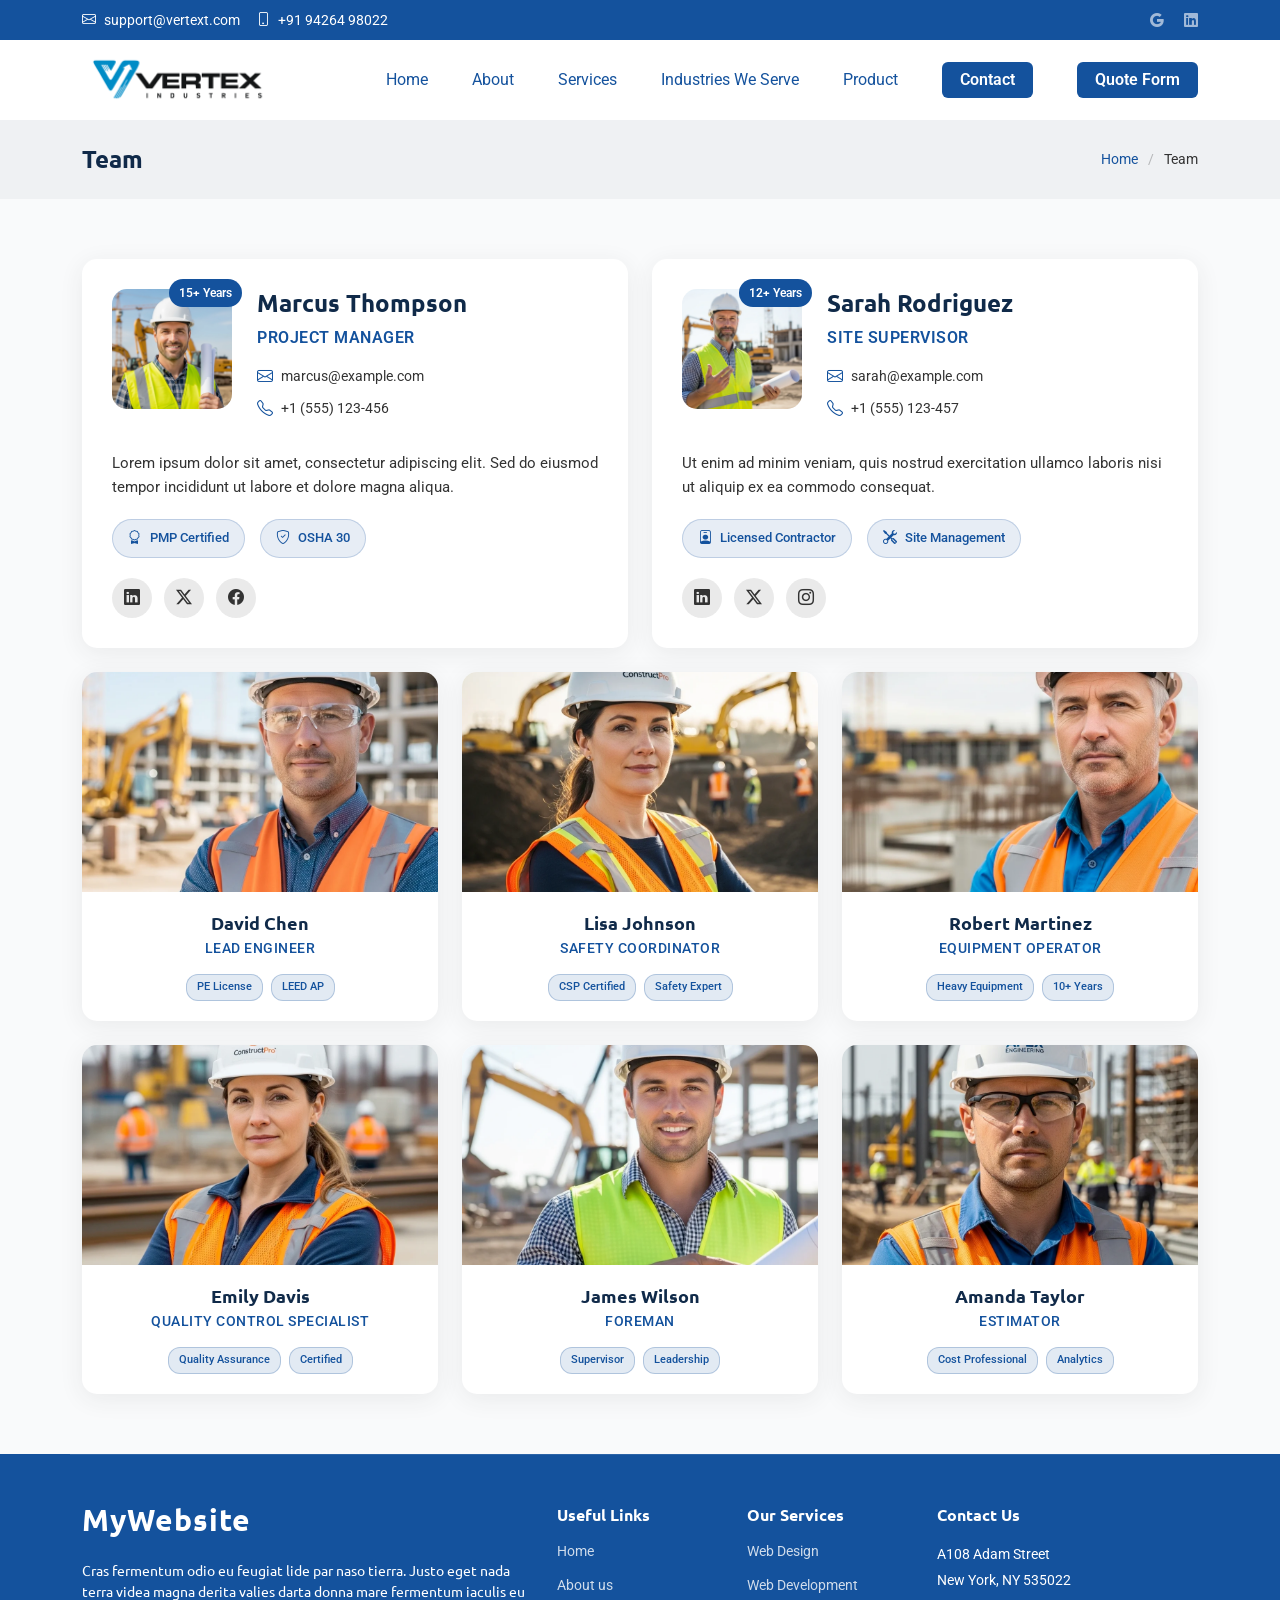
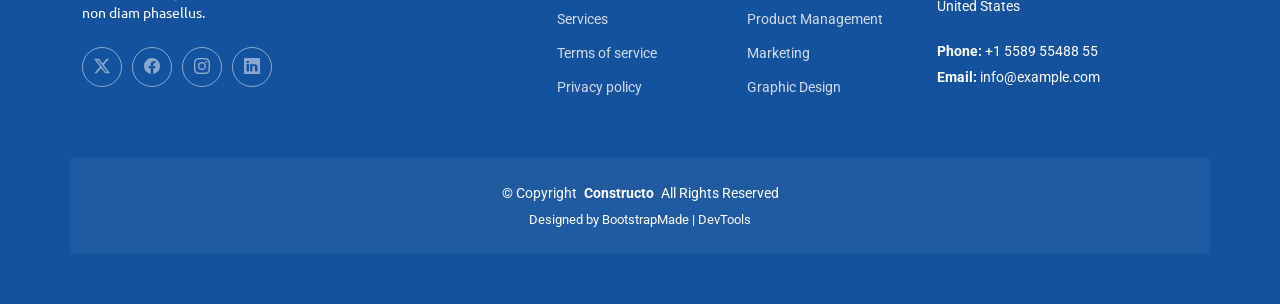
<file: team.html>
<!doctype html>
<html lang="en">
  <head>
    <meta charset="utf-8" />
    <meta content="width=device-width, initial-scale=1.0" name="viewport" />
    <title>Team - Constructo Bootstrap Template</title>
    <meta name="description" content="" />
    <meta name="keywords" content="" />

    <!-- Favicons -->
    <link href="assets/img/favicon.png" rel="icon" />
    <link href="assets/img/apple-touch-icon.png" rel="apple-touch-icon" />

    <!-- Fonts -->
    <link href="https://fonts.googleapis.com" rel="preconnect" />
    <link href="https://fonts.gstatic.com" rel="preconnect" crossorigin />
    <link
      href="https://fonts.googleapis.com/css2?family=Roboto:ital,wght@0,100;0,300;0,400;0,500;0,700;0,900;1,100;1,300;1,400;1,500;1,700;1,900&family=Lato:ital,wght@0,100;0,300;0,400;0,700;0,900;1,100;1,300;1,400;1,700;1,900&family=Ubuntu:ital,wght@0,300;0,400;0,500;0,700;1,300;1,400;1,500;1,700&display=swap"
      rel="stylesheet"
    />

    <!-- Vendor CSS Files -->
    <link
      href="assets/vendor/bootstrap/css/bootstrap.min.css"
      rel="stylesheet"
    />
    <link
      href="assets/vendor/bootstrap-icons/bootstrap-icons.css"
      rel="stylesheet"
    />
    <link href="assets/vendor/aos/aos.css" rel="stylesheet" />
    <link href="assets/vendor/swiper/swiper-bundle.min.css" rel="stylesheet" />
    <link
      href="assets/vendor/glightbox/css/glightbox.min.css"
      rel="stylesheet"
    />

    <!-- Main CSS File -->
    <link href="assets/css/main.css" rel="stylesheet" />

    <!-- =======================================================
  * Template Name: Constructo
  * Template URL: https://bootstrapmade.com/constructo-bootstrap-construction-template/
  * Updated: Aug 30 2025 with Bootstrap v5.3.8
  * Author: BootstrapMade.com
  * License: https://bootstrapmade.com/license/
  ======================================================== -->
  </head>

  <body class="team-page">
    <header id="header" class="header sticky-top">
      <!-- Top Bar -->
      <div class="topbar d-flex align-items-center dark-background">
        <div class="container d-flex justify-content-between">
          <div class="contact-info d-flex align-items-center">
            <i class="bi bi-envelope me-3">
              <a href="mailto:vertexengineering@gmail.com"
                >support@vertext.com</a
              >
            </i>
            <i class="bi bi-phone">
              <span>+91 94264 98022</span>
            </i>
          </div>

          <div class="social-links d-none d-md-flex align-items-center">
            <a href="#" class="google"><i class="bi bi-google"></i></a>
            <a href="#" class="linkedin"><i class="bi bi-linkedin"></i></a>
          </div>
        </div>
      </div>
      <!-- End Top Bar -->

      <!-- Main Header -->
      <div class="branding d-flex align-items-cente">
        <div
          class="container position-relative d-flex align-items-center justify-content-between"
        >
          <a href="index.html" class="logo d-flex align-items-center">
            <img src="assets/img/logo.png" alt="Vertex Logo" />
          </a>

          <nav id="navmenu" class="navmenu">
            <ul>
              <li><a href="index.html" class="active">Home</a></li>
              <li><a href="about.html">About</a></li>
              <li><a href="services.html">Services</a></li>
              <li><a href="project-details.html">Industries We Serve</a></li>
              <li><a href="project-details.html">Product</a></li>
              <li>
                <a href="contact.html" class="btn-nav btn-primary">Contact</a>
              </li>
              <li>
                <a href="quote.html" class="btn-nav btn-primary">Quote Form</a>
              </li>
            </ul>
            <i class="mobile-nav-toggle d-xl-none bi bi-list"></i>
          </nav>
        </div>
      </div>
    </header>

    <main class="main">
      <!-- Page Title -->
      <div class="page-title light-background">
        <div
          class="container d-lg-flex justify-content-between align-items-center"
        >
          <h1 class="mb-2 mb-lg-0">Team</h1>
          <nav class="breadcrumbs">
            <ol>
              <li><a href="index.html">Home</a></li>
              <li class="current">Team</li>
            </ol>
          </nav>
        </div>
      </div>
      <!-- End Page Title -->

      <!-- Team Section -->
      <section id="team" class="team section">
        <div class="container" data-aos="fade-up" data-aos-delay="100">
          <div class="row gy-4">
            <div class="col-lg-6" data-aos="fade-up" data-aos-delay="100">
              <div class="team-card featured">
                <div class="team-header">
                  <div class="team-image">
                    <img
                      src="assets/img/construction/team-1.webp"
                      class="img-fluid"
                      alt=""
                    />
                    <div class="experience-badge">15+ Years</div>
                  </div>
                  <div class="team-info">
                    <h4>Marcus Thompson</h4>
                    <span class="position">Project Manager</span>
                    <div class="contact-info">
                      <a href="mailto:marcus@example.com"
                        ><i class="bi bi-envelope"></i> marcus@example.com</a
                      >
                      <a href="tel:+1555123456"
                        ><i class="bi bi-telephone"></i> +1 (555) 123-456</a
                      >
                    </div>
                  </div>
                </div>
                <div class="team-details">
                  <p>
                    Lorem ipsum dolor sit amet, consectetur adipiscing elit. Sed
                    do eiusmod tempor incididunt ut labore et dolore magna
                    aliqua.
                  </p>
                  <div class="credentials">
                    <div class="cred-item">
                      <i class="bi bi-award"></i>
                      <span>PMP Certified</span>
                    </div>
                    <div class="cred-item">
                      <i class="bi bi-shield-check"></i>
                      <span>OSHA 30</span>
                    </div>
                  </div>
                  <div class="social-links">
                    <a href="#"><i class="bi bi-linkedin"></i></a>
                    <a href="#"><i class="bi bi-twitter-x"></i></a>
                    <a href="#"><i class="bi bi-facebook"></i></a>
                  </div>
                </div>
              </div>
            </div>
            <!-- End Featured Team Member -->

            <div class="col-lg-6" data-aos="fade-up" data-aos-delay="200">
              <div class="team-card featured">
                <div class="team-header">
                  <div class="team-image">
                    <img
                      src="assets/img/construction/team-2.webp"
                      class="img-fluid"
                      alt=""
                    />
                    <div class="experience-badge">12+ Years</div>
                  </div>
                  <div class="team-info">
                    <h4>Sarah Rodriguez</h4>
                    <span class="position">Site Supervisor</span>
                    <div class="contact-info">
                      <a href="mailto:sarah@example.com"
                        ><i class="bi bi-envelope"></i> sarah@example.com</a
                      >
                      <a href="tel:+1555123457"
                        ><i class="bi bi-telephone"></i> +1 (555) 123-457</a
                      >
                    </div>
                  </div>
                </div>
                <div class="team-details">
                  <p>
                    Ut enim ad minim veniam, quis nostrud exercitation ullamco
                    laboris nisi ut aliquip ex ea commodo consequat.
                  </p>
                  <div class="credentials">
                    <div class="cred-item">
                      <i class="bi bi-person-badge"></i>
                      <span>Licensed Contractor</span>
                    </div>
                    <div class="cred-item">
                      <i class="bi bi-tools"></i>
                      <span>Site Management</span>
                    </div>
                  </div>
                  <div class="social-links">
                    <a href="#"><i class="bi bi-linkedin"></i></a>
                    <a href="#"><i class="bi bi-twitter-x"></i></a>
                    <a href="#"><i class="bi bi-instagram"></i></a>
                  </div>
                </div>
              </div>
            </div>
            <!-- End Featured Team Member -->

            <div
              class="col-lg-4 col-md-6"
              data-aos="fade-up"
              data-aos-delay="300"
            >
              <div class="team-card compact">
                <div class="member-photo">
                  <img
                    src="assets/img/construction/team-3.webp"
                    class="img-fluid"
                    alt=""
                  />
                  <div class="hover-overlay">
                    <div class="overlay-content">
                      <h5>David Chen</h5>
                      <span>Lead Engineer</span>
                      <div class="quick-contact">
                        <a href="#"><i class="bi bi-envelope"></i></a>
                        <a href="#"><i class="bi bi-telephone"></i></a>
                        <a href="#"><i class="bi bi-linkedin"></i></a>
                      </div>
                    </div>
                  </div>
                </div>
                <div class="member-summary">
                  <h5>David Chen</h5>
                  <span>Lead Engineer</span>
                  <div class="skills">
                    <span class="skill-tag">PE License</span>
                    <span class="skill-tag">LEED AP</span>
                  </div>
                </div>
              </div>
            </div>
            <!-- End Compact Team Member -->

            <div
              class="col-lg-4 col-md-6"
              data-aos="fade-up"
              data-aos-delay="400"
            >
              <div class="team-card compact">
                <div class="member-photo">
                  <img
                    src="assets/img/construction/team-4.webp"
                    class="img-fluid"
                    alt=""
                  />
                  <div class="hover-overlay">
                    <div class="overlay-content">
                      <h5>Lisa Johnson</h5>
                      <span>Safety Coordinator</span>
                      <div class="quick-contact">
                        <a href="#"><i class="bi bi-envelope"></i></a>
                        <a href="#"><i class="bi bi-telephone"></i></a>
                        <a href="#"><i class="bi bi-linkedin"></i></a>
                      </div>
                    </div>
                  </div>
                </div>
                <div class="member-summary">
                  <h5>Lisa Johnson</h5>
                  <span>Safety Coordinator</span>
                  <div class="skills">
                    <span class="skill-tag">CSP Certified</span>
                    <span class="skill-tag">Safety Expert</span>
                  </div>
                </div>
              </div>
            </div>
            <!-- End Compact Team Member -->

            <div
              class="col-lg-4 col-md-6"
              data-aos="fade-up"
              data-aos-delay="100"
            >
              <div class="team-card compact">
                <div class="member-photo">
                  <img
                    src="assets/img/construction/team-5.webp"
                    class="img-fluid"
                    alt=""
                  />
                  <div class="hover-overlay">
                    <div class="overlay-content">
                      <h5>Robert Martinez</h5>
                      <span>Equipment Operator</span>
                      <div class="quick-contact">
                        <a href="#"><i class="bi bi-envelope"></i></a>
                        <a href="#"><i class="bi bi-telephone"></i></a>
                        <a href="#"><i class="bi bi-linkedin"></i></a>
                      </div>
                    </div>
                  </div>
                </div>
                <div class="member-summary">
                  <h5>Robert Martinez</h5>
                  <span>Equipment Operator</span>
                  <div class="skills">
                    <span class="skill-tag">Heavy Equipment</span>
                    <span class="skill-tag">10+ Years</span>
                  </div>
                </div>
              </div>
            </div>
            <!-- End Compact Team Member -->

            <div
              class="col-lg-4 col-md-6"
              data-aos="fade-up"
              data-aos-delay="200"
            >
              <div class="team-card compact">
                <div class="member-photo">
                  <img
                    src="assets/img/construction/team-6.webp"
                    class="img-fluid"
                    alt=""
                  />
                  <div class="hover-overlay">
                    <div class="overlay-content">
                      <h5>Emily Davis</h5>
                      <span>Quality Control Specialist</span>
                      <div class="quick-contact">
                        <a href="#"><i class="bi bi-envelope"></i></a>
                        <a href="#"><i class="bi bi-telephone"></i></a>
                        <a href="#"><i class="bi bi-linkedin"></i></a>
                      </div>
                    </div>
                  </div>
                </div>
                <div class="member-summary">
                  <h5>Emily Davis</h5>
                  <span>Quality Control Specialist</span>
                  <div class="skills">
                    <span class="skill-tag">Quality Assurance</span>
                    <span class="skill-tag">Certified</span>
                  </div>
                </div>
              </div>
            </div>
            <!-- End Compact Team Member -->

            <div
              class="col-lg-4 col-md-6"
              data-aos="fade-up"
              data-aos-delay="300"
            >
              <div class="team-card compact">
                <div class="member-photo">
                  <img
                    src="assets/img/construction/team-7.webp"
                    class="img-fluid"
                    alt=""
                  />
                  <div class="hover-overlay">
                    <div class="overlay-content">
                      <h5>James Wilson</h5>
                      <span>Foreman</span>
                      <div class="quick-contact">
                        <a href="#"><i class="bi bi-envelope"></i></a>
                        <a href="#"><i class="bi bi-telephone"></i></a>
                        <a href="#"><i class="bi bi-linkedin"></i></a>
                      </div>
                    </div>
                  </div>
                </div>
                <div class="member-summary">
                  <h5>James Wilson</h5>
                  <span>Foreman</span>
                  <div class="skills">
                    <span class="skill-tag">Supervisor</span>
                    <span class="skill-tag">Leadership</span>
                  </div>
                </div>
              </div>
            </div>
            <!-- End Compact Team Member -->

            <div
              class="col-lg-4 col-md-6"
              data-aos="fade-up"
              data-aos-delay="400"
            >
              <div class="team-card compact">
                <div class="member-photo">
                  <img
                    src="assets/img/construction/team-8.webp"
                    class="img-fluid"
                    alt=""
                  />
                  <div class="hover-overlay">
                    <div class="overlay-content">
                      <h5>Amanda Taylor</h5>
                      <span>Estimator</span>
                      <div class="quick-contact">
                        <a href="#"><i class="bi bi-envelope"></i></a>
                        <a href="#"><i class="bi bi-telephone"></i></a>
                        <a href="#"><i class="bi bi-linkedin"></i></a>
                      </div>
                    </div>
                  </div>
                </div>
                <div class="member-summary">
                  <h5>Amanda Taylor</h5>
                  <span>Estimator</span>
                  <div class="skills">
                    <span class="skill-tag">Cost Professional</span>
                    <span class="skill-tag">Analytics</span>
                  </div>
                </div>
              </div>
            </div>
            <!-- End Compact Team Member -->
          </div>
        </div>
      </section>
      <!-- /Team Section -->
    </main>

    <footer id="footer" class="footer dark-background">
      <div class="container footer-top">
        <div class="row gy-4">
          <div class="col-lg-5 col-md-12 footer-about">
            <a href="index.html" class="logo d-flex align-items-center">
              <span class="sitename">MyWebsite</span>
            </a>
            <p>
              Cras fermentum odio eu feugiat lide par naso tierra. Justo eget
              nada terra videa magna derita valies darta donna mare fermentum
              iaculis eu non diam phasellus.
            </p>
            <div class="social-links d-flex mt-4">
              <a href=""><i class="bi bi-twitter-x"></i></a>
              <a href=""><i class="bi bi-facebook"></i></a>
              <a href=""><i class="bi bi-instagram"></i></a>
              <a href=""><i class="bi bi-linkedin"></i></a>
            </div>
          </div>

          <div class="col-lg-2 col-6 footer-links">
            <h4>Useful Links</h4>
            <ul>
              <li><a href="#">Home</a></li>
              <li><a href="#">About us</a></li>
              <li><a href="#">Services</a></li>
              <li><a href="#">Terms of service</a></li>
              <li><a href="#">Privacy policy</a></li>
            </ul>
          </div>

          <div class="col-lg-2 col-6 footer-links">
            <h4>Our Services</h4>
            <ul>
              <li><a href="#">Web Design</a></li>
              <li><a href="#">Web Development</a></li>
              <li><a href="#">Product Management</a></li>
              <li><a href="#">Marketing</a></li>
              <li><a href="#">Graphic Design</a></li>
            </ul>
          </div>

          <div
            class="col-lg-3 col-md-12 footer-contact text-center text-md-start"
          >
            <h4>Contact Us</h4>
            <p>A108 Adam Street</p>
            <p>New York, NY 535022</p>
            <p>United States</p>
            <p class="mt-4">
              <strong>Phone:</strong> <span>+1 5589 55488 55</span>
            </p>
            <p><strong>Email:</strong> <span>info@example.com</span></p>
          </div>
        </div>
      </div>

      <div class="container copyright text-center mt-4">
        <p>
          © <span>Copyright</span>
          <strong class="px-1 sitename">Constructo</strong>
          <span>All Rights Reserved</span>
        </p>
        <div class="credits">
          <!-- All the links in the footer should remain intact. -->
          <!-- You can delete the links only if you've purchased the pro version. -->
          <!-- Licensing information: https://bootstrapmade.com/license/ -->
          <!-- Purchase the pro version with working PHP/AJAX contact form: [buy-url] -->
          Designed by <a href="https://bootstrapmade.com/">BootstrapMade</a> |
          <a href="https://bootstrapmade.com/tools/">DevTools</a>
        </div>
      </div>
    </footer>

    <!-- Scroll Top -->
    <a
      href="#"
      id="scroll-top"
      class="scroll-top d-flex align-items-center justify-content-center"
      ><i class="bi bi-arrow-up-short"></i
    ></a>

    <!-- Preloader -->
    <div id="preloader"></div>

    <!-- Vendor JS Files -->
    <script src="assets/vendor/bootstrap/js/bootstrap.bundle.min.js"></script>
    <script src="assets/vendor/php-email-form/validate.js"></script>
    <script src="assets/vendor/aos/aos.js"></script>
    <script src="assets/vendor/swiper/swiper-bundle.min.js"></script>
    <script src="assets/vendor/glightbox/js/glightbox.min.js"></script>

    <!-- Main JS File -->
    <script src="assets/js/main.js"></script>
  </body>
</html>
</file>
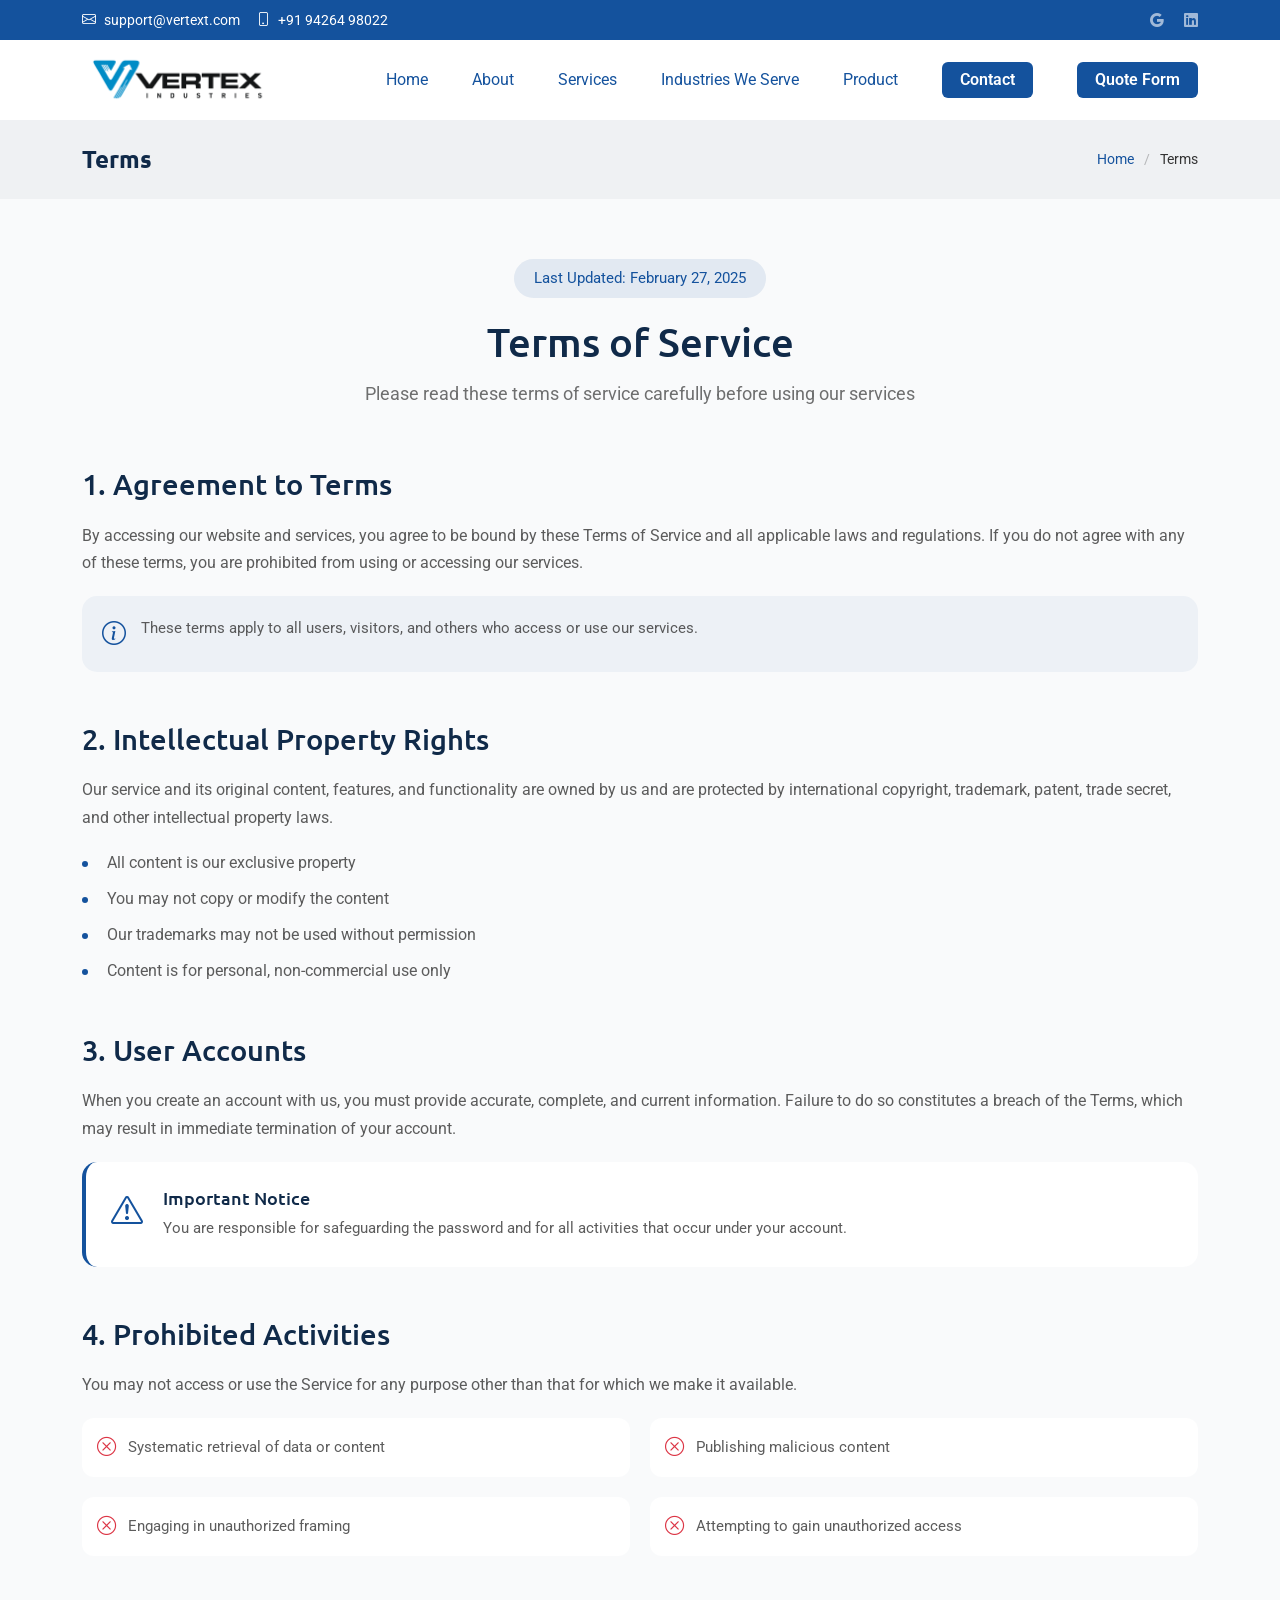
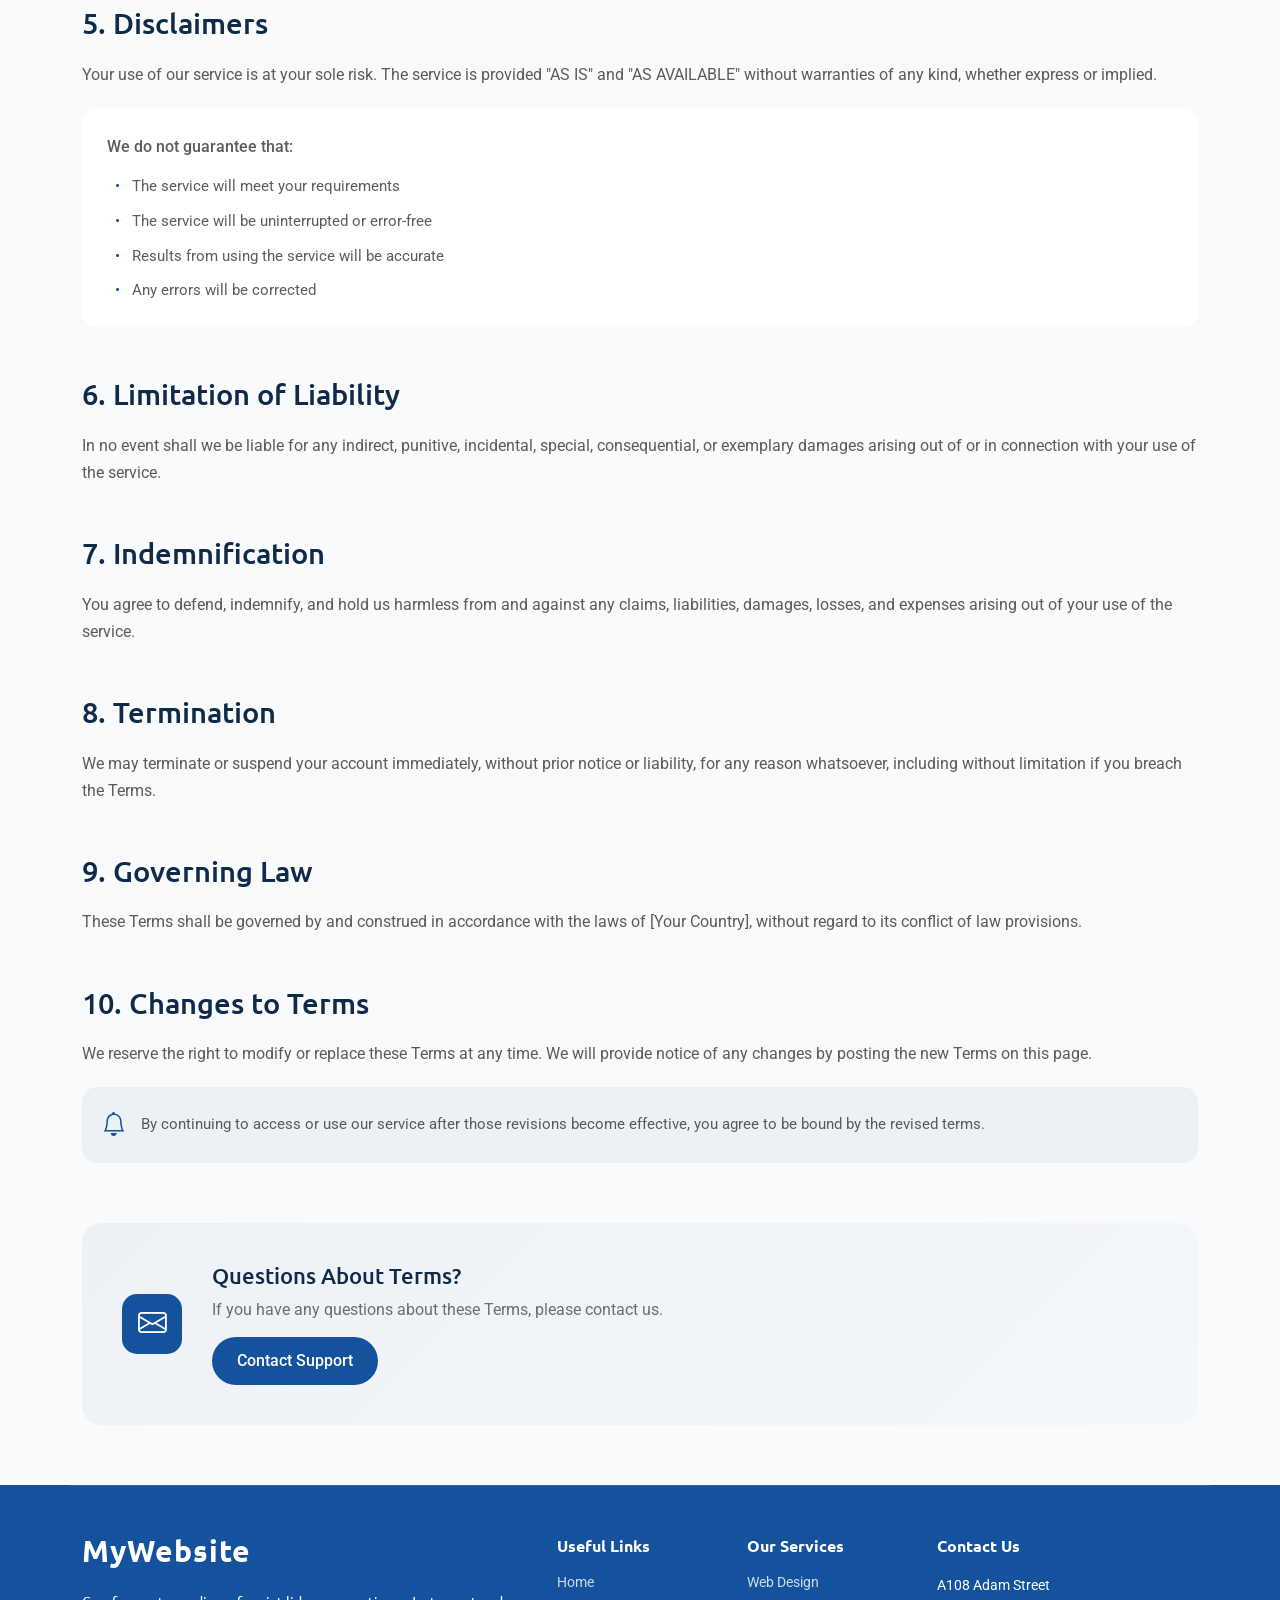
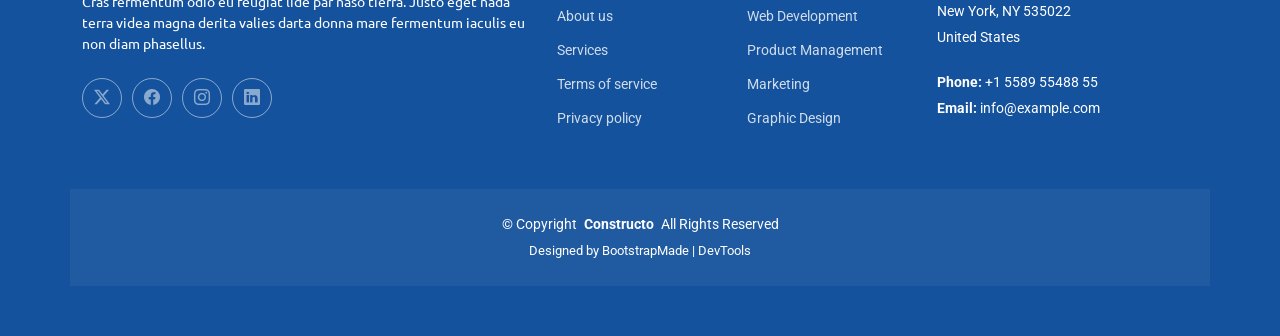
<file: terms.html>
<!doctype html>
<html lang="en">
  <head>
    <meta charset="utf-8" />
    <meta content="width=device-width, initial-scale=1.0" name="viewport" />
    <title>Terms - Constructo Bootstrap Template</title>
    <meta name="description" content="" />
    <meta name="keywords" content="" />

    <!-- Favicons -->
    <link href="assets/img/favicon.png" rel="icon" />
    <link href="assets/img/apple-touch-icon.png" rel="apple-touch-icon" />

    <!-- Fonts -->
    <link href="https://fonts.googleapis.com" rel="preconnect" />
    <link href="https://fonts.gstatic.com" rel="preconnect" crossorigin />
    <link
      href="https://fonts.googleapis.com/css2?family=Roboto:ital,wght@0,100;0,300;0,400;0,500;0,700;0,900;1,100;1,300;1,400;1,500;1,700;1,900&family=Lato:ital,wght@0,100;0,300;0,400;0,700;0,900;1,100;1,300;1,400;1,700;1,900&family=Ubuntu:ital,wght@0,300;0,400;0,500;0,700;1,300;1,400;1,500;1,700&display=swap"
      rel="stylesheet"
    />

    <!-- Vendor CSS Files -->
    <link
      href="assets/vendor/bootstrap/css/bootstrap.min.css"
      rel="stylesheet"
    />
    <link
      href="assets/vendor/bootstrap-icons/bootstrap-icons.css"
      rel="stylesheet"
    />
    <link href="assets/vendor/aos/aos.css" rel="stylesheet" />
    <link href="assets/vendor/swiper/swiper-bundle.min.css" rel="stylesheet" />
    <link
      href="assets/vendor/glightbox/css/glightbox.min.css"
      rel="stylesheet"
    />

    <!-- Main CSS File -->
    <link href="assets/css/main.css" rel="stylesheet" />

    <!-- =======================================================
  * Template Name: Constructo
  * Template URL: https://bootstrapmade.com/constructo-bootstrap-construction-template/
  * Updated: Aug 30 2025 with Bootstrap v5.3.8
  * Author: BootstrapMade.com
  * License: https://bootstrapmade.com/license/
  ======================================================== -->
  </head>

  <body class="terms-page">
    <header id="header" class="header sticky-top">
      <!-- Top Bar -->
      <div class="topbar d-flex align-items-center dark-background">
        <div class="container d-flex justify-content-between">
          <div class="contact-info d-flex align-items-center">
            <i class="bi bi-envelope me-3">
              <a href="mailto:vertexengineering@gmail.com"
                >support@vertext.com</a
              >
            </i>
            <i class="bi bi-phone">
              <span>+91 94264 98022</span>
            </i>
          </div>

          <div class="social-links d-none d-md-flex align-items-center">
            <a href="#" class="google"><i class="bi bi-google"></i></a>
            <a href="#" class="linkedin"><i class="bi bi-linkedin"></i></a>
          </div>
        </div>
      </div>
      <!-- End Top Bar -->

      <!-- Main Header -->
      <div class="branding d-flex align-items-cente">
        <div
          class="container position-relative d-flex align-items-center justify-content-between"
        >
          <a href="index.html" class="logo d-flex align-items-center">
            <img src="assets/img/logo.png" alt="Vertex Logo" />
          </a>

          <nav id="navmenu" class="navmenu">
            <ul>
              <li><a href="index.html" class="active">Home</a></li>
              <li><a href="about.html">About</a></li>
              <li><a href="services.html">Services</a></li>
              <li><a href="project-details.html">Industries We Serve</a></li>
              <li><a href="project-details.html">Product</a></li>
              <li>
                <a href="contact.html" class="btn-nav btn-primary">Contact</a>
              </li>
              <li>
                <a href="quote.html" class="btn-nav btn-primary">Quote Form</a>
              </li>
            </ul>
            <i class="mobile-nav-toggle d-xl-none bi bi-list"></i>
          </nav>
        </div>
      </div>
    </header>

    <main class="main">
      <!-- Page Title -->
      <div class="page-title light-background">
        <div
          class="container d-lg-flex justify-content-between align-items-center"
        >
          <h1 class="mb-2 mb-lg-0">Terms</h1>
          <nav class="breadcrumbs">
            <ol>
              <li><a href="index.html">Home</a></li>
              <li class="current">Terms</li>
            </ol>
          </nav>
        </div>
      </div>
      <!-- End Page Title -->

      <!-- Terms Of Service Section -->
      <section id="terms-of-service" class="terms-of-service section">
        <div class="container" data-aos="fade-up">
          <!-- Page Header -->
          <div class="tos-header text-center" data-aos="fade-up">
            <span class="last-updated">Last Updated: February 27, 2025</span>
            <h2>Terms of Service</h2>
            <p>
              Please read these terms of service carefully before using our
              services
            </p>
          </div>

          <!-- Content -->
          <div class="tos-content" data-aos="fade-up" data-aos-delay="200">
            <!-- Agreement Section -->
            <div id="agreement" class="content-section">
              <h3>1. Agreement to Terms</h3>
              <p>
                By accessing our website and services, you agree to be bound by
                these Terms of Service and all applicable laws and regulations.
                If you do not agree with any of these terms, you are prohibited
                from using or accessing our services.
              </p>
              <div class="info-box">
                <i class="bi bi-info-circle"></i>
                <p>
                  These terms apply to all users, visitors, and others who
                  access or use our services.
                </p>
              </div>
            </div>

            <!-- Intellectual Property -->
            <div id="intellectual-property" class="content-section">
              <h3>2. Intellectual Property Rights</h3>
              <p>
                Our service and its original content, features, and
                functionality are owned by us and are protected by international
                copyright, trademark, patent, trade secret, and other
                intellectual property laws.
              </p>
              <ul class="list-items">
                <li>All content is our exclusive property</li>
                <li>You may not copy or modify the content</li>
                <li>Our trademarks may not be used without permission</li>
                <li>Content is for personal, non-commercial use only</li>
              </ul>
            </div>

            <!-- User Accounts -->
            <div id="user-accounts" class="content-section">
              <h3>3. User Accounts</h3>
              <p>
                When you create an account with us, you must provide accurate,
                complete, and current information. Failure to do so constitutes
                a breach of the Terms, which may result in immediate termination
                of your account.
              </p>
              <div class="alert-box">
                <i class="bi bi-exclamation-triangle"></i>
                <div class="alert-content">
                  <h5>Important Notice</h5>
                  <p>
                    You are responsible for safeguarding the password and for
                    all activities that occur under your account.
                  </p>
                </div>
              </div>
            </div>

            <!-- Prohibited Activities -->
            <div id="prohibited" class="content-section">
              <h3>4. Prohibited Activities</h3>
              <p>
                You may not access or use the Service for any purpose other than
                that for which we make it available.
              </p>
              <div class="prohibited-list">
                <div class="prohibited-item">
                  <i class="bi bi-x-circle"></i>
                  <span>Systematic retrieval of data or content</span>
                </div>
                <div class="prohibited-item">
                  <i class="bi bi-x-circle"></i>
                  <span>Publishing malicious content</span>
                </div>
                <div class="prohibited-item">
                  <i class="bi bi-x-circle"></i>
                  <span>Engaging in unauthorized framing</span>
                </div>
                <div class="prohibited-item">
                  <i class="bi bi-x-circle"></i>
                  <span>Attempting to gain unauthorized access</span>
                </div>
              </div>
            </div>

            <!-- Disclaimers -->
            <div id="disclaimer" class="content-section">
              <h3>5. Disclaimers</h3>
              <p>
                Your use of our service is at your sole risk. The service is
                provided "AS IS" and "AS AVAILABLE" without warranties of any
                kind, whether express or implied.
              </p>
              <div class="disclaimer-box">
                <p>We do not guarantee that:</p>
                <ul>
                  <li>The service will meet your requirements</li>
                  <li>The service will be uninterrupted or error-free</li>
                  <li>Results from using the service will be accurate</li>
                  <li>Any errors will be corrected</li>
                </ul>
              </div>
            </div>

            <!-- Limitation of Liability -->
            <div id="limitation" class="content-section">
              <h3>6. Limitation of Liability</h3>
              <p>
                In no event shall we be liable for any indirect, punitive,
                incidental, special, consequential, or exemplary damages arising
                out of or in connection with your use of the service.
              </p>
            </div>

            <!-- Indemnification -->
            <div id="indemnification" class="content-section">
              <h3>7. Indemnification</h3>
              <p>
                You agree to defend, indemnify, and hold us harmless from and
                against any claims, liabilities, damages, losses, and expenses
                arising out of your use of the service.
              </p>
            </div>

            <!-- Termination -->
            <div id="termination" class="content-section">
              <h3>8. Termination</h3>
              <p>
                We may terminate or suspend your account immediately, without
                prior notice or liability, for any reason whatsoever, including
                without limitation if you breach the Terms.
              </p>
            </div>

            <!-- Governing Law -->
            <div id="governing-law" class="content-section">
              <h3>9. Governing Law</h3>
              <p>
                These Terms shall be governed by and construed in accordance
                with the laws of [Your Country], without regard to its conflict
                of law provisions.
              </p>
            </div>

            <!-- Changes -->
            <div id="changes" class="content-section">
              <h3>10. Changes to Terms</h3>
              <p>
                We reserve the right to modify or replace these Terms at any
                time. We will provide notice of any changes by posting the new
                Terms on this page.
              </p>
              <div class="notice-box">
                <i class="bi bi-bell"></i>
                <p>
                  By continuing to access or use our service after those
                  revisions become effective, you agree to be bound by the
                  revised terms.
                </p>
              </div>
            </div>
          </div>

          <!-- Contact Section -->
          <div class="tos-contact" data-aos="fade-up" data-aos-delay="300">
            <div class="contact-box">
              <div class="contact-icon">
                <i class="bi bi-envelope"></i>
              </div>
              <div class="contact-content">
                <h4>Questions About Terms?</h4>
                <p>
                  If you have any questions about these Terms, please contact
                  us.
                </p>
                <a href="#" class="contact-link">Contact Support</a>
              </div>
            </div>
          </div>
        </div>
      </section>
      <!-- /Terms Of Service Section -->
    </main>

    <footer id="footer" class="footer dark-background">
      <div class="container footer-top">
        <div class="row gy-4">
          <div class="col-lg-5 col-md-12 footer-about">
            <a href="index.html" class="logo d-flex align-items-center">
              <span class="sitename">MyWebsite</span>
            </a>
            <p>
              Cras fermentum odio eu feugiat lide par naso tierra. Justo eget
              nada terra videa magna derita valies darta donna mare fermentum
              iaculis eu non diam phasellus.
            </p>
            <div class="social-links d-flex mt-4">
              <a href=""><i class="bi bi-twitter-x"></i></a>
              <a href=""><i class="bi bi-facebook"></i></a>
              <a href=""><i class="bi bi-instagram"></i></a>
              <a href=""><i class="bi bi-linkedin"></i></a>
            </div>
          </div>

          <div class="col-lg-2 col-6 footer-links">
            <h4>Useful Links</h4>
            <ul>
              <li><a href="#">Home</a></li>
              <li><a href="#">About us</a></li>
              <li><a href="#">Services</a></li>
              <li><a href="#">Terms of service</a></li>
              <li><a href="#">Privacy policy</a></li>
            </ul>
          </div>

          <div class="col-lg-2 col-6 footer-links">
            <h4>Our Services</h4>
            <ul>
              <li><a href="#">Web Design</a></li>
              <li><a href="#">Web Development</a></li>
              <li><a href="#">Product Management</a></li>
              <li><a href="#">Marketing</a></li>
              <li><a href="#">Graphic Design</a></li>
            </ul>
          </div>

          <div
            class="col-lg-3 col-md-12 footer-contact text-center text-md-start"
          >
            <h4>Contact Us</h4>
            <p>A108 Adam Street</p>
            <p>New York, NY 535022</p>
            <p>United States</p>
            <p class="mt-4">
              <strong>Phone:</strong> <span>+1 5589 55488 55</span>
            </p>
            <p><strong>Email:</strong> <span>info@example.com</span></p>
          </div>
        </div>
      </div>

      <div class="container copyright text-center mt-4">
        <p>
          © <span>Copyright</span>
          <strong class="px-1 sitename">Constructo</strong>
          <span>All Rights Reserved</span>
        </p>
        <div class="credits">
          <!-- All the links in the footer should remain intact. -->
          <!-- You can delete the links only if you've purchased the pro version. -->
          <!-- Licensing information: https://bootstrapmade.com/license/ -->
          <!-- Purchase the pro version with working PHP/AJAX contact form: [buy-url] -->
          Designed by <a href="https://bootstrapmade.com/">BootstrapMade</a> |
          <a href="https://bootstrapmade.com/tools/">DevTools</a>
        </div>
      </div>
    </footer>

    <!-- Scroll Top -->
    <a
      href="#"
      id="scroll-top"
      class="scroll-top d-flex align-items-center justify-content-center"
      ><i class="bi bi-arrow-up-short"></i
    ></a>

    <!-- Preloader -->
    <div id="preloader"></div>

    <!-- Vendor JS Files -->
    <script src="assets/vendor/bootstrap/js/bootstrap.bundle.min.js"></script>
    <script src="assets/vendor/php-email-form/validate.js"></script>
    <script src="assets/vendor/aos/aos.js"></script>
    <script src="assets/vendor/swiper/swiper-bundle.min.js"></script>
    <script src="assets/vendor/glightbox/js/glightbox.min.js"></script>

    <!-- Main JS File -->
    <script src="assets/js/main.js"></script>
  </body>
</html>
</file>
<file: assets/css/main.css>
/**
* Template Name: Constructo
* Template URL: https://bootstrapmade.com/constructo-bootstrap-construction-template/
* Updated: Aug 30 2025 with Bootstrap v5.3.8
* Author: BootstrapMade.com
* License: https://bootstrapmade.com/license/
*/

@charset "UTF-8";

/*--------------------------------------------------------------
# Font & Color Variables
# Help: https://bootstrapmade.com/color-system/
--------------------------------------------------------------*/
/* Fonts */
:root {
  --default-font: "Roboto",  system-ui, -apple-system, "Segoe UI", Roboto, "Helvetica Neue", Arial, "Noto Sans", "Liberation Sans", sans-serif, "Apple Color Emoji", "Segoe UI Emoji", "Segoe UI Symbol", "Noto Color Emoji";
  --heading-font: "Ubuntu",  sans-serif;
  --nav-font: "Lato",  sans-serif;
}

/* Global Colors - The following color variables are used throughout the website. Updating them here will change the color scheme of the entire website */
:root { 
  --background-color: #f9fafb; /* Background color for the entire website, including individual sections */
  --default-color: #333333; /* Default color used for the majority of the text content across the entire website */
  --heading-color: #102a49; /* Color for headings, subheadings and title throughout the website */
  --accent-color: #14529d; /* Accent color that represents your brand on the website. It's used for buttons, links, and other elements that need to stand out */
  --surface-color: #ffffff; /* The surface color is used as a background of boxed elements within sections, such as cards, icon boxes, or other elements that require a visual separation from the global background. */
  --contrast-color: #ffffff; /* Contrast color for text, ensuring readability against backgrounds of accent, heading, or default colors. */
}

/* Nav Menu Colors - The following color variables are used specifically for the navigation menu. They are separate from the global colors to allow for more customization options */
:root {
  --nav-color: #333333;  /* The default color of the main navmenu links */
  --nav-hover-color: #14529d; /* Applied to main navmenu links when they are hovered over or active */
  --nav-mobile-background-color: #ffffff; /* Used as the background color for mobile navigation menu */
  --nav-dropdown-background-color: #ffffff; /* Used as the background color for dropdown items that appear when hovering over primary navigation items */
  --nav-dropdown-color: #333333; /* Used for navigation links of the dropdown items in the navigation menu. */
  --nav-dropdown-hover-color: #14529d; /* Similar to --nav-hover-color, this color is applied to dropdown navigation links when they are hovered over. */
}

/* Color Presets - These classes override global colors when applied to any section or element, providing reuse of the sam color scheme. */

.light-background {
  --background-color: #eff1f3;
  --surface-color: #ffffff;
}

.dark-background {
  --background-color: #14529d;
  --default-color: #ffffff;
  --heading-color: #ffffff;
  --accent-color: #ffffff;
  --surface-color: #252525;
  --contrast-color: #ffffff;
}

/* Smooth scroll */
:root {
  scroll-behavior: smooth;
}

/*--------------------------------------------------------------
# General Styling & Shared Classes
--------------------------------------------------------------*/
body {
  color: var(--default-color);
  background-color: var(--background-color);
  font-family: var(--default-font);
}

a {
  color: var(--accent-color);
  text-decoration: none;
  transition: 0.3s;
}

a:hover {
  color: color-mix(in srgb, var(--accent-color), transparent 25%);
  text-decoration: none;
}

h1,
h2,
h3,
h4,
h5,
h6 {
  color: var(--heading-color);
  font-family: var(--heading-font);
}

/* PHP Email Form Messages
------------------------------*/
.php-email-form .error-message {
  display: none;
  background: #df1529;
  color: #ffffff;
  text-align: left;
  padding: 15px;
  margin-bottom: 24px;
  font-weight: 600;
}

.php-email-form .sent-message {
  display: none;
  color: #ffffff;
  background: #059652;
  text-align: center;
  padding: 15px;
  margin-bottom: 24px;
  font-weight: 600;
}

.php-email-form .loading {
  display: none;
  background: var(--surface-color);
  text-align: center;
  padding: 15px;
  margin-bottom: 24px;
}

.php-email-form .loading:before {
  content: "";
  display: inline-block;
  border-radius: 50%;
  width: 24px;
  height: 24px;
  margin: 0 10px -6px 0;
  border: 3px solid var(--accent-color);
  border-top-color: var(--surface-color);
  animation: php-email-form-loading 1s linear infinite;
}

@keyframes php-email-form-loading {
  0% {
    transform: rotate(0deg);
  }

  100% {
    transform: rotate(360deg);
  }
}

/*--------------------------------------------------------------
# Global Header
--------------------------------------------------------------*/
.header {
  --background-color: #ffffff;
  color: var(--default-color);
  transition: all 0.5s;
  z-index: 997;
  background-color: var(--background-color);
}

.header .topbar {
  background-color: var(--background-color);
  height: 40px;
  padding: 0;
  font-size: 14px;
  transition: all 0.5s;
}

.header .topbar .contact-info i {
  font-style: normal;
  color: var(--contrast-color);
}

.header .topbar .contact-info i a,
.header .topbar .contact-info i span {
  padding-left: 5px;
  color: var(--contrast-color);
}

@media (max-width: 575px) {

  .header .topbar .contact-info i a,
  .header .topbar .contact-info i span {
    font-size: 13px;
  }
}

.header .topbar .contact-info i a {
  line-height: 0;
  transition: 0.3s;
}

.header .topbar .contact-info i a:hover {
  color: var(--contrast-color);
  text-decoration: underline;
}

.header .topbar .social-links a {
  color: color-mix(in srgb, var(--contrast-color), transparent 40%);
  line-height: 0;
  transition: 0.3s;
  margin-left: 20px;
}

.header .topbar .social-links a:hover {
  color: var(--contrast-color);
}

.header .branding {
  min-height: 60px;
  padding: 10px 0;
}

.scrolled .header {
  box-shadow: 0px 0 18px rgba(0, 0, 0, 0.1);
}

.scrolled .header .topbar {
  height: 0;
  visibility: hidden;
  overflow: hidden;
}

/*--------------------------------------------------------------
# Navigation Menu
--------------------------------------------------------------*/
/* Navmenu - Desktop */
/* Header layout */
/* ===============================
   HEADER LAYOUT (DESKTOP)
================================ */

@media (min-width: 1200px) {

  .header .branding {
    position: relative;
  }

  .header-flex {
    display: flex;
    align-items: center;
    justify-content: space-between;
    position: relative;
  }

  /* Nav menus */
  .navmenu ul {
    display: flex;
    align-items: center;
    gap: 44px;
    list-style: none;
    margin: 0;
    padding: 0;
  }
  
  .nav-right ul{
    gap: 14px !important;
  }

  /* LEFT MENU */
  .nav-left a {
    font-family: var(--nav-font);
    font-size: 16px;
    font-weight: 500;
    color: var(--nav-color);
    padding: 18px 0;
    transition: 0.3s;
  }

  .nav-left a:hover,
  .nav-left .active {
    color: var(--nav-hover-color);
  }

  /* RIGHT MENU BUTTONS */
  .nav-right a.btn-nav {
    padding: 10px 22px;
    border-radius: 6px;
    font-weight: 600;
    font-size: 15px;
    line-height: 1;
    display: inline-flex;
    align-items: center;
    justify-content: center;
    transition: 0.3s;
    
  }

  .nav-right .btn-outline {
    border: 2px solid var(--accent-color);
    color: var(--accent-color);
    background: transparent;
  }

  .nav-right .btn-outline:hover {
    background: var(--accent-color);
    color: var(--contrast-color);
  }

  .nav-right .btn-primary {
    background: var(--accent-color);
    color: var(--contrast-color);
  }

  .nav-right .btn-primary:hover {
    background: color-mix(in srgb, var(--accent-color), black 15%);
  }
}
@media (max-width: 1199px) {
  .logo-center {
    position: static;
    transform: none;
    margin-right: auto;
  }

  .nav-left,
  .nav-right {
    display: none;
  }
}

/* Navmenu - Mobile */
@media (max-width: 1199px) {
  .mobile-nav-toggle {
    color: var(--nav-color);
    font-size: 28px;
    line-height: 0;
    margin-right: 10px;
    cursor: pointer;
    transition: color 0.3s;
  }

  .navmenu {
    padding: 0;
    z-index: 9997;
  }

  .navmenu ul {
    display: none;
    list-style: none;
    position: absolute;
    inset: 60px 20px 20px 20px;
    padding: 10px 0;
    margin: 0;
    border-radius: 6px;
    background-color: var(--nav-mobile-background-color);
    overflow-y: auto;
    transition: 0.3s;
    z-index: 9998;
    box-shadow: 0px 0px 30px rgba(0, 0, 0, 0.1);
  }

  .navmenu a,
  .navmenu a:focus {
    color: var(--nav-dropdown-color);
    padding: 10px 20px;
    font-family: var(--nav-font);
    font-size: 17px;
    font-weight: 500;
    display: flex;
    align-items: center;
    justify-content: space-between;
    white-space: nowrap;
    transition: 0.3s;
  }

  .navmenu a i,
  .navmenu a:focus i {
    font-size: 12px;
    line-height: 0;
    margin-left: 5px;
    width: 30px;
    height: 30px;
    display: flex;
    align-items: center;
    justify-content: center;
    border-radius: 50%;
    transition: 0.3s;
    background-color: color-mix(in srgb, var(--accent-color), transparent 90%);
  }

  .navmenu a i:hover,
  .navmenu a:focus i:hover {
    background-color: var(--accent-color);
    color: var(--contrast-color);
  }

  .navmenu a:hover,
  .navmenu .active,
  .navmenu .active:focus {
    color: var(--nav-dropdown-hover-color);
  }

  .navmenu .active i,
  .navmenu .active:focus i {
    background-color: var(--accent-color);
    color: var(--contrast-color);
    transform: rotate(180deg);
  }

  .navmenu .dropdown ul {
    position: static;
    display: none;
    z-index: 99;
    padding: 10px 0;
    margin: 10px 20px;
    background-color: var(--nav-dropdown-background-color);
    border: 1px solid color-mix(in srgb, var(--default-color), transparent 90%);
    box-shadow: none;
    transition: all 0.5s ease-in-out;
  }

  .navmenu .dropdown ul ul {
    background-color: rgba(33, 37, 41, 0.1);
  }

  .navmenu .dropdown>.dropdown-active {
    display: block;
    background-color: rgba(33, 37, 41, 0.03);
  }

  .mobile-nav-active {
    overflow: hidden;
  }

  .mobile-nav-active .mobile-nav-toggle {
    color: #fff;
    position: absolute;
    font-size: 32px;
    top: 15px;
    right: 15px;
    margin-right: 0;
    z-index: 9999;
  }

  .mobile-nav-active .navmenu {
    position: fixed;
    overflow: hidden;
    inset: 0;
    background: rgba(33, 37, 41, 0.8);
    transition: 0.3s;
  }

  .mobile-nav-active .navmenu>ul {
    display: block;
  }
}

/*--------------------------------------------------------------
# Global Footer
--------------------------------------------------------------*/
.footer {
  color: var(--default-color);
  background-color: var(--background-color);
  font-size: 14px;
  padding-bottom: 50px;
  position: relative;
}

.footer .footer-top {
  padding-top: 50px;
  border-top: 1px solid color-mix(in srgb, var(--default-color), transparent 90%);
}

.footer .footer-about .logo {
  line-height: 1;
  margin-bottom: 25px;
}

.footer .footer-about .logo img {
  max-height: 40px;
  margin-right: 6px;
}

.footer .footer-about .logo span {
  color: var(--heading-color);
  font-size: 30px;
  font-weight: 700;
  letter-spacing: 1px;
  font-family: var(--heading-font);
}

.footer .footer-about p {
  font-size: 14px;
  font-family: var(--heading-font);
}

.footer .social-links a {
  display: flex;
  align-items: center;
  justify-content: center;
  width: 40px;
  height: 40px;
  border-radius: 50%;
  border: 1px solid color-mix(in srgb, var(--default-color), transparent 50%);
  font-size: 16px;
  color: color-mix(in srgb, var(--default-color), transparent 50%);
  margin-right: 10px;
  transition: 0.3s;
}

.footer .social-links a:hover {
  color: var(--accent-color);
  border-color: var(--accent-color);
}

.footer h4 {
  font-size: 16px;
  font-weight: bold;
  position: relative;
  padding-bottom: 12px;
}

.footer .footer-links {
  margin-bottom: 30px;
}

.footer .footer-links ul {
  list-style: none;
  padding: 0;
  margin: 0;
}

.footer .footer-links ul i {
  padding-right: 2px;
  font-size: 12px;
  line-height: 0;
}

.footer .footer-links ul li {
  padding: 10px 0;
  display: flex;
  align-items: center;
}

.footer .footer-links ul li:first-child {
  padding-top: 0;
}

.footer .footer-links ul a {
  color: color-mix(in srgb, var(--default-color), transparent 20%);
  display: inline-block;
  line-height: 1;
}

.footer .footer-links ul a:hover {
  color: var(--accent-color);
}

.footer .footer-contact p {
  margin-bottom: 5px;
}

.footer .copyright {
  padding-top: 25px;
  padding-bottom: 25px;
  background-color: color-mix(in srgb, var(--default-color), transparent 95%);
}

.footer .copyright p {
  margin-bottom: 0;
}

.footer .credits {
  margin-top: 6px;
  font-size: 13px;
}

/*--------------------------------------------------------------
# Preloader
--------------------------------------------------------------*/
#preloader {
  position: fixed;
  inset: 0;
  z-index: 999999;
  overflow: hidden;
  background: var(--background-color);
  transition: all 0.6s ease-out;
}

#preloader:before {
  content: "";
  position: fixed;
  top: calc(50% - 30px);
  left: calc(50% - 30px);
  border: 6px solid #ffffff;
  border-color: var(--accent-color) transparent var(--accent-color) transparent;
  border-radius: 50%;
  width: 60px;
  height: 60px;
  animation: animate-preloader 1.5s linear infinite;
}

@keyframes animate-preloader {
  0% {
    transform: rotate(0deg);
  }

  100% {
    transform: rotate(360deg);
  }
}

/*--------------------------------------------------------------
# Scroll Top Button
--------------------------------------------------------------*/
.scroll-top {
  position: fixed;
  visibility: hidden;
  opacity: 0;
  right: 15px;
  bottom: 15px;
  z-index: 99999;
  background-color: var(--accent-color);
  width: 40px;
  height: 40px;
  border-radius: 4px;
  transition: all 0.4s;
}

.scroll-top i {
  font-size: 24px;
  color: var(--contrast-color);
  line-height: 0;
}

.scroll-top:hover {
  background-color: color-mix(in srgb, var(--accent-color), transparent 20%);
  color: var(--contrast-color);
}

.scroll-top.active {
  visibility: visible;
  opacity: 1;
}

/*--------------------------------------------------------------
# Disable aos animation delay on mobile devices
--------------------------------------------------------------*/
@media screen and (max-width: 768px) {
  [data-aos-delay] {
    transition-delay: 0 !important;
  }
}

/*--------------------------------------------------------------
# Global Page Titles & Breadcrumbs
--------------------------------------------------------------*/
.page-title {
  color: var(--default-color);
  background-color: var(--background-color);
  padding: 25px 0;
  position: relative;
}

.page-title h1 {
  font-size: 24px;
  font-weight: 700;
}

.page-title .breadcrumbs ol {
  display: flex;
  flex-wrap: wrap;
  list-style: none;
  padding: 0;
  margin: 0;
  font-size: 14px;
  font-weight: 400;
}

.page-title .breadcrumbs ol li+li {
  padding-left: 10px;
}

.page-title .breadcrumbs ol li+li::before {
  content: "/";
  display: inline-block;
  padding-right: 10px;
  color: color-mix(in srgb, var(--default-color), transparent 70%);
}

/*--------------------------------------------------------------
# Global Sections
--------------------------------------------------------------*/
section,
.section {
  color: var(--default-color);
  background-color: var(--background-color);
  padding: 60px 0;
  scroll-margin-top: 90px;
  overflow: clip;
}

@media (max-width: 1199px) {

  section,
  .section {
    scroll-margin-top: 66px;
  }
}

/*--------------------------------------------------------------
# Global Section Titles
--------------------------------------------------------------*/
.section-title {
  padding-bottom: 60px;
  position: relative;
}

.section-title h2 {
  font-size: 24px;
  font-weight: 700;
  padding: 0;
  line-height: 1px;
  margin: 0;
  letter-spacing: 0.5px;
  text-transform: uppercase;
  position: relative;
}

.section-title h2::after {
  content: "";
  width: 120px;
  height: 1px;
  display: inline-block;
  background: var(--accent-color);
  margin: 4px 10px;
}

.section-title p {
  color: color-mix(in srgb, var(--default-color), transparent 50%);
  margin: 5px 0 0 0;
  font-size: 16px;
  font-weight: 500;
  font-family: var(--heading-font);
}

/*--------------------------------------------------------------
# Hero Section
--------------------------------------------------------------*/
.hero {
  position: relative;
  padding: 120px 0;
  background-color: var(--background-color);
  overflow: hidden;
}

.hero::before {
  content: "";
  position: absolute;
  top: 0;
  left: 0;
  width: 100%;
  height: 100%;
  background-image: url("../img/construction/showcase-5.webp");
  background-size: cover;
  background-position: center;
  opacity: 0.05;
  z-index: 0;
}

.hero .container {
  position: relative;
  z-index: 1;
}

.hero .hero-content {
  margin-bottom: 30px;
}

.hero .hero-content .subtitle {
  display: inline-block;
  font-weight: 600;
  font-size: 14px;
  text-transform: uppercase;
  color: var(--accent-color);
  margin-bottom: 15px;
  letter-spacing: 1px;
  position: relative;
  padding-left: 25px;
}

.hero .hero-content .subtitle::before {
  content: "";
  position: absolute;
  left: 0;
  top: 50%;
  width: 15px;
  height: 2px;
  background-color: var(--accent-color);
  transform: translateY(-50%);
}

.hero .hero-content h1 {
  font-size: 48px;
  font-weight: 700;
  margin-bottom: 20px;
  line-height: 1.2;
}

@media (max-width: 992px) {
  .hero .hero-content h1 {
    font-size: 36px;
  }
}

@media (max-width: 768px) {
  .hero .hero-content h1 {
    font-size: 32px;
  }
}

.hero .hero-content p {
  font-size: 18px;
  margin-bottom: 30px;
  color: color-mix(in srgb, var(--default-color), transparent 20%);
}

.hero .hero-buttons {
  display: flex;
  gap: 15px;
  margin-bottom: 40px;
}

@media (max-width: 576px) {
  .hero .hero-buttons {
    flex-direction: column;
    gap: 10px;
  }
}

.hero .hero-buttons .btn-primary {
  display: inline-block;
  padding: 14px 32px;
  background-color: var(--accent-color);
  color: var(--contrast-color);
  border-radius: 4px;
  font-weight: 600;
  transition: all 0.3s ease;
}

.hero .hero-buttons .btn-primary:hover {
  background-color: color-mix(in srgb, var(--accent-color), black 15%);
  transform: translateY(-3px);
  box-shadow: 0 10px 20px rgba(0, 0, 0, 0.1);
}

.hero .hero-buttons .btn-secondary {
  display: inline-block;
  padding: 14px 32px;
  background-color: transparent;
  color: var(--default-color);
  border: 1px solid color-mix(in srgb, var(--default-color), transparent 70%);
  border-radius: 4px;
  font-weight: 600;
  transition: all 0.3s ease;
}

.hero .hero-buttons .btn-secondary:hover {
  background-color: color-mix(in srgb, var(--default-color), transparent 95%);
  border-color: var(--default-color);
  transform: translateY(-3px);
}

.hero .trust-badges {
  display: flex;
  gap: 30px;
}

@media (max-width: 768px) {
  .hero .trust-badges {
    flex-wrap: wrap;
    gap: 20px;
  }
}

.hero .trust-badges .badge-item {
  display: flex;
  align-items: center;
  gap: 12px;
}

.hero .trust-badges .badge-item i {
  font-size: 32px;
  color: var(--accent-color);
}

.hero .trust-badges .badge-item .badge-text {
  display: flex;
  flex-direction: column;
}

.hero .trust-badges .badge-item .badge-text .count {
  font-size: 24px;
  font-weight: 700;
  color: var(--heading-color);
  line-height: 1;
}

.hero .trust-badges .badge-item .badge-text .label {
  font-size: 14px;
  color: color-mix(in srgb, var(--default-color), transparent 30%);
}

.hero .hero-image {
  position: relative;
  border-radius: 8px;
  overflow: hidden;
  box-shadow: 0 20px 40px rgba(0, 0, 0, 0.1);
}

.hero .hero-image img {
  width: 100%;
  height: auto;
  border-radius: 8px;
  transition: transform 0.5s ease;
}

.hero .hero-image:hover img {
  transform: scale(1.05);
}

.hero .hero-image .image-badge {
  position: absolute;
  bottom: 30px;
  left: 30px;
  background-color: var(--accent-color);
  color: var(--contrast-color);
  padding: 15px 20px;
  border-radius: 4px;
  box-shadow: 0 5px 15px rgba(0, 0, 0, 0.1);
}

.hero .hero-image .image-badge span {
  display: block;
  font-weight: 700;
  font-size: 18px;
}

.hero .hero-image .image-badge p {
  margin: 0;
  font-size: 14px;
  opacity: 0.9;
}

@media (max-width: 992px) {
  .hero {
    padding: 80px 0;
  }

  .hero .hero-content {
    margin-bottom: 50px;
  }
}

/*--------------------------------------------------------------
# About Section
--------------------------------------------------------------*/
.about {
  position: relative;
}

.about .about-content h2 {
  font-size: 2.5rem;
  font-weight: 700;
  margin-bottom: 1.5rem;
  position: relative;
}

.about .about-content h2:after {
  content: "";
  position: absolute;
  left: 0;
  bottom: -0.5rem;
  width: 80px;
  height: 4px;
  background-color: var(--accent-color);
}

.about .about-content .lead {
  font-size: 1.15rem;
  margin-bottom: 1.5rem;
  color: color-mix(in srgb, var(--heading-color), transparent 10%);
}

.about .about-content p {
  margin-bottom: 1rem;
  line-height: 1.7;
}

.about .achievement-boxes .achievement-box {
  background-color: var(--surface-color);
  border-left: 4px solid var(--accent-color);
  padding: 1.2rem;
  height: 100%;
  box-shadow: 0 5px 15px rgba(0, 0, 0, 0.05);
  transition: all 0.3s ease;
}

.about .achievement-boxes .achievement-box:hover {
  transform: translateY(-5px);
  box-shadow: 0 8px 20px rgba(0, 0, 0, 0.08);
}

.about .achievement-boxes .achievement-box h3 {
  font-size: 2rem;
  font-weight: 700;
  margin-bottom: 0.3rem;
  color: var(--accent-color);
}

.about .achievement-boxes .achievement-box p {
  margin-bottom: 0;
  font-size: 0.9rem;
  font-weight: 500;
}

.about .certifications h5 {
  font-size: 1.1rem;
  margin-bottom: 1rem;
  font-weight: 600;
}

.about .certifications img {
  transition: transform 0.3s ease;
  filter: grayscale(100%);
  opacity: 0.7;
}

.about .certifications img:hover {
  filter: grayscale(0);
  opacity: 1;
  transform: scale(1.05);
}

.about .cta-container .btn-primary {
  background-color: var(--accent-color);
  border-color: var(--accent-color);
  color: var(--contrast-color);
  padding: 0.75rem 1.5rem;
  font-weight: 500;
  border-radius: 4px;
  transition: all 0.3s ease;
}

.about .cta-container .btn-primary:hover {
  background-color: color-mix(in srgb, var(--accent-color), #000 10%);
  border-color: color-mix(in srgb, var(--accent-color), #000 10%);
  transform: translateY(-3px);
  box-shadow: 0 5px 15px color-mix(in srgb, var(--accent-color), transparent 70%);
}

.about .about-image {
  position: relative;
}

.about .about-image .main-image {
  border-radius: 8px;
  box-shadow: 0 15px 30px rgba(0, 0, 0, 0.1);
  width: 100%;
}

.about .about-image .image-overlay {
  position: absolute;
  bottom: -60px;
  right: -30px;
  width: 50%;
  z-index: 2;
  border-radius: 8px;
  box-shadow: 0 15px 30px rgba(0, 0, 0, 0.15);
}

.about .about-image .image-overlay img {
  border: 5px solid var(--background-color);
}

.about .about-image .experience-badge {
  position: absolute;
  top: 30px;
  left: -30px;
  background-color: var(--accent-color);
  color: var(--contrast-color);
  padding: 1.5rem;
  border-radius: 50%;
  width: 130px;
  height: 130px;
  display: flex;
  flex-direction: column;
  justify-content: center;
  align-items: center;
  text-align: center;
  box-shadow: 0 10px 25px color-mix(in srgb, var(--accent-color), transparent 60%);
}

.about .about-image .experience-badge span {
  font-size: 2rem;
  font-weight: 700;
  line-height: 1;
}

.about .about-image .experience-badge p {
  font-size: 0.8rem;
  margin-bottom: 0;
  margin-top: 0.3rem;
}

@media (max-width: 991.98px) {
  .about .about-image {
    margin-top: 3rem;
  }

  .about .about-image .image-overlay {
    bottom: -40px;
    right: -20px;
  }

  .about .about-image .experience-badge {
    width: 100px;
    height: 100px;
    padding: 1rem;
    left: -20px;
  }

  .about .about-image .experience-badge span {
    font-size: 1.5rem;
  }

  .about .about-image .experience-badge p {
    font-size: 0.7rem;
  }
}

@media (max-width: 767.98px) {
  .about .achievement-boxes .achievement-box {
    padding: 1rem;
  }

  .about .achievement-boxes .achievement-box h3 {
    font-size: 1.8rem;
  }

  .about .achievement-boxes .achievement-box p {
    font-size: 0.8rem;
  }

  .about .about-image .image-overlay {
    bottom: -30px;
    right: 0;
    width: 40%;
  }
}

/*--------------------------------------------------------------
# Services Section
--------------------------------------------------------------*/
.services {
  position: relative;
}

.services .service-card {
  background-color: var(--surface-color);
  padding: 2.5rem;
  border-radius: 8px;
  box-shadow: 0 10px 30px rgba(0, 0, 0, 0.05);
  height: 100%;
  position: relative;
  transition: all 0.3s ease;
  overflow: hidden;
}

.services .service-card:hover {
  transform: translateY(-5px);
  box-shadow: 0 15px 35px rgba(0, 0, 0, 0.1);
}

.services .service-card.featured {
  border: 2px solid var(--accent-color);
}

.services .service-card.featured .service-icon {
  background-color: color-mix(in srgb, var(--accent-color), transparent 85%);
}

.services .service-card .service-badge {
  position: absolute;
  top: 0;
  right: 0;
  background-color: var(--accent-color);
  color: var(--contrast-color);
  font-size: 0.75rem;
  font-weight: 600;
  padding: 0.25rem 1rem;
  border-radius: 0 0 0 8px;
}

.services .service-card .service-icon {
  width: 70px;
  height: 70px;
  border-radius: 50%;
  display: flex;
  align-items: center;
  justify-content: center;
  margin-bottom: 1.5rem;
  background-color: color-mix(in srgb, var(--heading-color), transparent 90%);
  transition: all 0.3s ease;
}

.services .service-card .service-icon i {
  font-size: 2rem;
  color: var(--accent-color);
}

.services .service-card h3 {
  font-size: 1.5rem;
  margin-bottom: 1rem;
  font-weight: 700;
}

.services .service-card p {
  margin-bottom: 1.5rem;
  color: color-mix(in srgb, var(--default-color), transparent 20%);
}

.services .service-card .service-features {
  display: flex;
  flex-direction: column;
  gap: 0.5rem;
  margin-bottom: 1.5rem;
}

.services .service-card .service-features span {
  display: flex;
  align-items: center;
  gap: 0.5rem;
  font-size: 0.9rem;
}

.services .service-card .service-features span i {
  color: var(--accent-color);
}

.services .service-card .service-link {
  display: inline-flex;
  align-items: center;
  gap: 0.5rem;
  font-weight: 600;
  color: var(--accent-color);
  transition: all 0.3s ease;
}

.services .service-card .service-link:hover {
  gap: 0.75rem;
}

.services .service-image-block {
  height: 100%;
  border-radius: 8px;
  overflow: hidden;
  box-shadow: 0 10px 30px rgba(0, 0, 0, 0.1);
}

.services .service-image-block img {
  width: 100%;
  height: 100%;
  object-fit: cover;
}

.services .service-list-block {
  height: 100%;
  padding: 2rem;
  display: flex;
  flex-direction: column;
}

.services .service-list-block h3 {
  font-size: 1.75rem;
  margin-bottom: 1rem;
  font-weight: 700;
}

.services .service-list-block p {
  margin-bottom: 2rem;
  color: color-mix(in srgb, var(--default-color), transparent 20%);
}

.services .service-list {
  display: flex;
  flex-direction: column;
  gap: 1.5rem;
}

.services .service-list-item {
  display: flex;
  gap: 1rem;
  padding-bottom: 1.5rem;
  border-bottom: 1px solid color-mix(in srgb, var(--default-color), transparent 90%);
}

.services .service-list-item:last-child {
  border-bottom: none;
  padding-bottom: 0;
}

.services .service-list-item .service-list-icon {
  flex-shrink: 0;
  width: 50px;
  height: 50px;
  border-radius: 8px;
  display: flex;
  align-items: center;
  justify-content: center;
  background-color: color-mix(in srgb, var(--accent-color), transparent 85%);
}

.services .service-list-item .service-list-icon i {
  font-size: 1.5rem;
  color: var(--accent-color);
}

.services .service-list-item .service-list-content h4 {
  font-size: 1.2rem;
  margin-bottom: 0.5rem;
  font-weight: 600;
}

.services .service-list-item .service-list-content p {
  margin-bottom: 0;
  font-size: 0.95rem;
  color: color-mix(in srgb, var(--default-color), transparent 20%);
}

.services .cta-container {
  margin-top: 5rem;
  padding: 3rem;
  background-color: color-mix(in srgb, var(--heading-color), transparent 90%);
  border-radius: 10px;
}

.services .cta-container h3 {
  font-size: 1.75rem;
  margin-bottom: 1rem;
  color: var(--heading-color);
}

.services .cta-container p {
  max-width: 700px;
  margin: 0 auto 2rem;
  color: color-mix(in srgb, var(--default-color), transparent 20%);
}

.services .cta-container .btn-cta {
  background-color: var(--accent-color);
  color: var(--contrast-color);
  padding: 0.75rem 2rem;
  font-weight: 600;
  border-radius: 50px;
  transition: all 0.3s ease;
}

.services .cta-container .btn-cta:hover {
  background-color: color-mix(in srgb, var(--accent-color), #000 15%);
  transform: translateY(-3px);
}

@media (max-width: 992px) {
  .services .service-list-block {
    margin-top: 2rem;
  }

  .services .service-card {
    padding: 2rem;
  }

  .services .cta-container {
    padding: 2rem;
  }

  .services .cta-container h3 {
    font-size: 1.5rem;
  }
}

@media (max-width: 768px) {
  .services .service-list-item {
    flex-direction: column;
    gap: 1rem;
  }

  .services .service-list-item .service-list-icon {
    margin-bottom: 0.5rem;
  }
}

/*--------------------------------------------------------------
# Projects Section
--------------------------------------------------------------*/
.projects .projects-grid {
  display: grid;
  grid-template-columns: repeat(auto-fit, minmax(450px, 1fr));
  gap: 40px;
}

@media (max-width: 992px) {
  .projects .projects-grid {
    grid-template-columns: repeat(auto-fit, minmax(350px, 1fr));
    gap: 30px;
  }
}

@media (max-width: 576px) {
  .projects .projects-grid {
    grid-template-columns: 1fr;
    gap: 25px;
  }
}

.projects .project-item {
  display: flex;
  background: var(--surface-color);
  border-radius: 16px;
  overflow: hidden;
  box-shadow: 0 8px 32px color-mix(in srgb, var(--default-color), transparent 92%);
  transition: all 0.4s ease;
  min-height: 280px;
}

.projects .project-item:hover {
  transform: translateY(-5px);
  box-shadow: 0 20px 60px color-mix(in srgb, var(--default-color), transparent 85%);
}

.projects .project-item:hover .project-visual img {
  transform: scale(1.08);
}

.projects .project-item:hover .project-link {
  background: var(--accent-color);
  color: var(--contrast-color);
}

.projects .project-item:hover .project-link i {
  transform: translateX(5px);
}

@media (max-width: 768px) {
  .projects .project-item {
    flex-direction: column;
    min-height: auto;
  }
}

.projects .project-content {
  flex: 1;
  padding: 30px;
  display: flex;
  flex-direction: column;
  justify-content: space-between;
}

@media (max-width: 768px) {
  .projects .project-content {
    padding: 25px;
  }
}

.projects .project-header {
  display: flex;
  justify-content: space-between;
  align-items: center;
  margin-bottom: 15px;
}

.projects .project-category {
  background: color-mix(in srgb, var(--accent-color), transparent 85%);
  color: var(--accent-color);
  padding: 6px 14px;
  border-radius: 20px;
  font-size: 11px;
  font-weight: 700;
  text-transform: uppercase;
  letter-spacing: 0.8px;
}

.projects .project-status {
  padding: 4px 10px;
  border-radius: 12px;
  font-size: 10px;
  font-weight: 600;
  text-transform: uppercase;
  letter-spacing: 0.5px;
}

.projects .project-status.completed {
  background: #22c55e;
  color: #ffffff;
}

.projects .project-status.in-progress {
  background: var(--accent-color);
  color: #ffffff;
}

.projects .project-status.planning {
  background: #f59e0b;
  color: #ffffff;
}

.projects .project-title {
  font-size: 22px;
  font-weight: 700;
  color: var(--heading-color);
  margin-bottom: 15px;
  line-height: 1.3;
}

@media (max-width: 768px) {
  .projects .project-title {
    font-size: 20px;
  }
}

.projects .project-details {
  margin-bottom: 25px;
}

.projects .project-info {
  margin-bottom: 20px;
}

.projects .project-info p {
  color: color-mix(in srgb, var(--default-color), transparent 25%);
  font-size: 14px;
  line-height: 1.6;
  margin-bottom: 15px;
}

.projects .project-specs {
  display: flex;
  gap: 20px;
  margin-bottom: 15px;
}

@media (max-width: 576px) {
  .projects .project-specs {
    flex-direction: column;
    gap: 8px;
  }
}

.projects .spec-item {
  display: flex;
  align-items: center;
  gap: 8px;
  font-size: 12px;
  color: color-mix(in srgb, var(--default-color), transparent 40%);
  font-weight: 500;
}

.projects .spec-item i {
  color: var(--accent-color);
  font-size: 14px;
}

.projects .project-location {
  display: flex;
  align-items: center;
  gap: 8px;
  padding: 8px 0;
  border-top: 1px solid color-mix(in srgb, var(--default-color), transparent 90%);
}

.projects .project-location i {
  color: var(--accent-color);
  font-size: 14px;
}

.projects .project-location span {
  font-size: 13px;
  color: color-mix(in srgb, var(--default-color), transparent 30%);
  font-weight: 500;
}

.projects .project-link {
  display: inline-flex;
  align-items: center;
  gap: 8px;
  background: color-mix(in srgb, var(--accent-color), transparent 90%);
  color: var(--accent-color);
  padding: 12px 20px;
  border-radius: 25px;
  text-decoration: none;
  font-weight: 600;
  font-size: 13px;
  transition: all 0.3s ease;
  align-self: flex-start;
}

.projects .project-link i {
  font-size: 12px;
  transition: transform 0.3s ease;
}

.projects .project-visual {
  flex: 0 0 200px;
  position: relative;
  overflow: hidden;
}

@media (max-width: 768px) {
  .projects .project-visual {
    flex: none;
    height: 200px;
  }
}

.projects .project-visual img {
  width: 100%;
  height: 100%;
  object-fit: cover;
  transition: transform 0.4s ease;
}

.projects .project-badge {
  position: absolute;
  top: 15px;
  right: 15px;
  width: 40px;
  height: 40px;
  background: color-mix(in srgb, var(--surface-color), transparent 10%);
  border-radius: 50%;
  display: flex;
  align-items: center;
  justify-content: center;
  backdrop-filter: blur(10px);
}

.projects .project-badge i {
  color: var(--accent-color);
  font-size: 16px;
}

/*--------------------------------------------------------------
# Testimonials Section
--------------------------------------------------------------*/
.testimonials .testimonials-slider {
  max-width: 900px;
  margin: 0 auto;
  position: relative;
}

.testimonials .swiper-wrapper {
  height: auto !important;
}

.testimonials .testimonial-slide {
  padding: 3.5rem 3rem;
  text-align: center;
  position: relative;
  min-height: 400px;
  border-radius: 25px;
  background: linear-gradient(135deg, var(--surface-color), color-mix(in srgb, var(--accent-color), transparent 97%));
  border: 1px solid color-mix(in srgb, var(--default-color), transparent 90%);
  border-top: 4px solid var(--accent-color);
}

.testimonials .testimonial-header {
  display: flex;
  justify-content: space-between;
  align-items: center;
  margin-bottom: 2rem;
}

.testimonials .stars-rating {
  display: flex;
  gap: 0.5rem;
}

.testimonials .stars-rating i {
  color: #ffc107;
  font-size: 1.25rem;
}

.testimonials .quote-icon {
  width: 60px;
  height: 60px;
  background: linear-gradient(135deg, var(--accent-color), color-mix(in srgb, var(--accent-color), var(--heading-color) 20%));
  border-radius: 50%;
  display: flex;
  align-items: center;
  justify-content: center;
  box-shadow: 0 8px 25px color-mix(in srgb, var(--accent-color), transparent 70%);
}

.testimonials .quote-icon i {
  color: var(--contrast-color);
  font-size: 1.5rem;
}

.testimonials .testimonial-body {
  margin: 2.5rem 0;
}

.testimonials .testimonial-body p {
  font-size: 1.25rem;
  line-height: 1.8;
  font-style: italic;
  color: var(--heading-color);
  margin: 0;
  position: relative;
}

.testimonials .testimonial-footer {
  margin-top: 2.5rem;
}

.testimonials .author-info {
  display: flex;
  align-items: center;
  justify-content: center;
  gap: 1.5rem;
}

.testimonials .author-avatar {
  width: 80px;
  height: 80px;
  border-radius: 50%;
  object-fit: cover;
  border: 4px solid var(--accent-color);
  box-shadow: 0 8px 25px color-mix(in srgb, var(--accent-color), transparent 70%);
}

.testimonials .author-details {
  text-align: left;
}

.testimonials .author-details h4 {
  font-size: 1.375rem;
  margin-bottom: 0.5rem;
  color: var(--heading-color);
}

.testimonials .author-details .role {
  display: block;
  font-size: 1rem;
  color: var(--accent-color);
  font-weight: 600;
  margin-bottom: 0.25rem;
}

.testimonials .author-details .company {
  display: block;
  font-size: 0.9375rem;
  color: color-mix(in srgb, var(--heading-color), transparent 40%);
}

.testimonials .swiper-navigation-wrapper {
  display: flex;
  align-items: center;
  justify-content: center;
  gap: 2rem;
  margin-top: 3rem;
}

.testimonials .swiper-pagination {
  position: static !important;
  margin: 0;
}

.testimonials .swiper-pagination .swiper-pagination-bullet {
  width: 12px;
  height: 12px;
  background: color-mix(in srgb, var(--default-color), transparent 70%);
  opacity: 1;
  transition: all 0.3s ease;
}

.testimonials .swiper-pagination .swiper-pagination-bullet.swiper-pagination-bullet-active {
  background: var(--accent-color);
  transform: scale(1.2);
}

.testimonials .swiper-button-prev,
.testimonials .swiper-button-next {
  position: static !important;
  width: 50px;
  height: 50px;
  margin: 0;
  flex-shrink: 0;
  border-radius: 50%;
  background: var(--accent-color);
  transition: all 0.3s ease;
}

.testimonials .swiper-button-prev:after,
.testimonials .swiper-button-next:after {
  font-size: 1.25rem;
  color: var(--contrast-color);
  font-weight: bold;
}

.testimonials .swiper-button-prev:hover,
.testimonials .swiper-button-next:hover {
  transform: translateY(-2px);
}

@media (max-width: 991.98px) {
  .testimonials .testimonial-slide {
    padding: 2.5rem 2rem;
    min-height: 350px;
  }

  .testimonials .testimonial-body p {
    font-size: 1.125rem;
  }

  .testimonials .author-avatar {
    width: 70px;
    height: 70px;
  }

  .testimonials .author-details h4 {
    font-size: 1.25rem;
  }

  .testimonials .quote-icon {
    width: 50px;
    height: 50px;
  }

  .testimonials .quote-icon i {
    font-size: 1.25rem;
  }

  .testimonials .swiper-button-prev,
  .testimonials .swiper-button-next {
    width: 45px;
    height: 45px;
  }

  .testimonials .swiper-button-prev:after,
  .testimonials .swiper-button-next:after {
    font-size: 1.125rem;
  }
}

@media (max-width: 767.98px) {
  .testimonials .testimonial-slide {
    padding: 2rem 1.5rem;
    min-height: 300px;
  }

  .testimonials .testimonial-header {
    flex-direction: column;
    gap: 1.5rem;
    margin-bottom: 1.5rem;
  }

  .testimonials .testimonial-body {
    margin: 2rem 0;
  }

  .testimonials .testimonial-body p {
    font-size: 1rem;
    line-height: 1.6;
  }

  .testimonials .author-info {
    flex-direction: column;
    gap: 1rem;
    text-align: center;
  }

  .testimonials .author-details {
    text-align: center;
  }

  .testimonials .author-details h4 {
    font-size: 1.125rem;
  }

  .testimonials .author-details .role {
    font-size: 0.9375rem;
  }

  .testimonials .author-details .company {
    font-size: 0.875rem;
  }

  .testimonials .swiper-navigation-wrapper {
    gap: 1.5rem;
    margin-top: 2rem;
  }

  .testimonials .swiper-pagination .swiper-pagination-bullet {
    width: 10px;
    height: 10px;
  }

  .testimonials .swiper-button-prev,
  .testimonials .swiper-button-next {
    width: 40px;
    height: 40px;
  }

  .testimonials .swiper-button-prev:after,
  .testimonials .swiper-button-next:after {
    font-size: 1rem;
  }
}

/*--------------------------------------------------------------
# Certifications Section
--------------------------------------------------------------*/
.certifications {
  padding: 100px 0;
  background: linear-gradient(135deg, var(--background-color) 0%, color-mix(in srgb, var(--accent-color), transparent 95%) 100%);
}

.certifications .content h2 {
  font-size: 2.75rem;
  font-weight: 600;
  margin-bottom: 1.5rem;
  color: var(--heading-color);
  line-height: 1.2;
}

.certifications .content p {
  font-size: 1.1rem;
  line-height: 1.8;
  color: color-mix(in srgb, var(--default-color), transparent 25%);
  margin-bottom: 0;
}

.certifications .badge-highlight {
  display: flex;
  align-items: center;
  background: var(--surface-color);
  padding: 2rem;
  border-radius: 16px;
  box-shadow: 0 10px 40px color-mix(in srgb, var(--accent-color), transparent 85%);
  border: 1px solid color-mix(in srgb, var(--accent-color), transparent 80%);
}

.certifications .badge-highlight img {
  width: 80px;
  height: 80px;
  object-fit: contain;
  margin-right: 1.5rem;
  flex-shrink: 0;
}

.certifications .badge-highlight .badge-content h4 {
  font-size: 1.4rem;
  font-weight: 600;
  color: var(--heading-color);
  margin-bottom: 0.5rem;
}

.certifications .badge-highlight .badge-content p {
  font-size: 0.95rem;
  margin-bottom: 0;
  color: color-mix(in srgb, var(--default-color), transparent 30%);
}

.certifications .certification-grid {
  display: grid;
  grid-template-columns: repeat(auto-fit, minmax(350px, 1fr));
  gap: 2rem;
  margin: 4rem 0;
}

.certifications .certification-grid .cert-card {
  background: var(--surface-color);
  border-radius: 12px;
  padding: 2rem;
  box-shadow: 0 8px 30px color-mix(in srgb, var(--default-color), transparent 90%);
  border: 1px solid color-mix(in srgb, var(--default-color), transparent 85%);
  display: flex;
  align-items: flex-start;
  gap: 1.5rem;
  transition: all 0.4s ease;
  position: relative;
  overflow: hidden;
}

.certifications .certification-grid .cert-card::before {
  content: "";
  position: absolute;
  top: 0;
  left: 0;
  width: 4px;
  height: 100%;
  background: var(--accent-color);
  transform: scaleY(0);
  transform-origin: bottom;
  transition: transform 0.4s ease;
}

.certifications .certification-grid .cert-card:hover {
  transform: translateY(-8px);
  box-shadow: 0 15px 50px color-mix(in srgb, var(--accent-color), transparent 75%);
}

.certifications .certification-grid .cert-card:hover::before {
  transform: scaleY(1);
}

.certifications .certification-grid .cert-card:hover .cert-icon img {
  transform: scale(1.1);
}

.certifications .certification-grid .cert-card .cert-icon {
  width: 70px;
  height: 70px;
  background: color-mix(in srgb, var(--accent-color), transparent 90%);
  border-radius: 12px;
  display: flex;
  align-items: center;
  justify-content: center;
  flex-shrink: 0;
  padding: 0.8rem;
}

.certifications .certification-grid .cert-card .cert-icon img {
  max-width: 100%;
  max-height: 100%;
  object-fit: contain;
  transition: transform 0.4s ease;
}

.certifications .certification-grid .cert-card .cert-details {
  flex: 1;
}

.certifications .certification-grid .cert-card .cert-details h5 {
  font-size: 1.3rem;
  font-weight: 600;
  color: var(--heading-color);
  margin-bottom: 0.3rem;
}

.certifications .certification-grid .cert-card .cert-details .cert-category {
  display: inline-block;
  background: var(--accent-color);
  color: var(--contrast-color);
  font-size: 0.75rem;
  padding: 0.3rem 0.8rem;
  border-radius: 20px;
  font-weight: 500;
  text-transform: uppercase;
  letter-spacing: 0.5px;
  margin-bottom: 1rem;
}

.certifications .certification-grid .cert-card .cert-details p {
  font-size: 0.9rem;
  line-height: 1.6;
  color: color-mix(in srgb, var(--default-color), transparent 35%);
  margin-bottom: 0;
}

.certifications .achievements-banner {
  background: var(--surface-color);
  border-radius: 16px;
  padding: 3rem 2rem;
  box-shadow: 0 12px 40px color-mix(in srgb, var(--default-color), transparent 88%);
  border: 2px solid color-mix(in srgb, var(--accent-color), transparent 85%);
  margin-top: 3rem;
}

.certifications .achievements-banner .achievement-item {
  padding: 1rem;
}

.certifications .achievements-banner .achievement-item i {
  font-size: 2.5rem;
  color: var(--accent-color);
  margin-bottom: 1rem;
  display: block;
}

.certifications .achievements-banner .achievement-item h3 {
  font-size: 2.8rem;
  font-weight: 700;
  color: var(--heading-color);
  margin-bottom: 0.5rem;
  line-height: 1;
}

.certifications .achievements-banner .achievement-item p {
  font-size: 0.95rem;
  color: color-mix(in srgb, var(--default-color), transparent 40%);
  margin-bottom: 0;
  text-transform: uppercase;
  letter-spacing: 0.8px;
  font-weight: 500;
}

@media (max-width: 992px) {
  .certifications .certification-grid {
    grid-template-columns: 1fr;
    gap: 1.5rem;
  }

  .certifications .certification-grid .cert-card {
    padding: 1.5rem;
    gap: 1rem;
  }

  .certifications .certification-grid .cert-card .cert-icon {
    width: 60px;
    height: 60px;
  }
}

@media (max-width: 768px) {
  .certifications {
    padding: 80px 0;
  }

  .certifications h2 {
    font-size: 2.2rem;
  }

  .certifications .badge-highlight {
    flex-direction: column;
    text-align: center;
    padding: 1.5rem;
  }

  .certifications .badge-highlight img {
    margin-right: 0;
    margin-bottom: 1rem;
  }

  .certifications .cert-card {
    flex-direction: column;
    text-align: center;
  }

  .certifications .cert-card .cert-icon {
    margin: 0 auto;
  }

  .certifications .achievements-banner {
    padding: 2rem 1rem;
  }

  .certifications .achievements-banner .achievement-item {
    margin-bottom: 2rem;
  }

  .certifications .achievements-banner .achievement-item:last-child {
    margin-bottom: 0;
  }

  .certifications .achievements-banner .achievement-item h3 {
    font-size: 2.2rem;
  }
}

/*--------------------------------------------------------------
# Team Section
--------------------------------------------------------------*/
.team .team-card {
  background: var(--surface-color);
  border-radius: 15px;
  overflow: hidden;
  box-shadow: 0 5px 25px color-mix(in srgb, var(--default-color), transparent 92%);
  transition: all 0.4s ease-in-out;
  height: 100%;
}

.team .team-card:hover {
  transform: translateY(-8px);
  box-shadow: 0 15px 40px color-mix(in srgb, var(--default-color), transparent 85%);
}

.team .team-card.featured .team-header {
  display: flex;
  padding: 30px;
  gap: 25px;
  align-items: flex-start;
}

.team .team-card.featured .team-header .team-image {
  position: relative;
  flex-shrink: 0;
}

.team .team-card.featured .team-header .team-image img {
  width: 120px;
  height: 120px;
  object-fit: cover;
  border-radius: 15px;
}

.team .team-card.featured .team-header .team-image .experience-badge {
  position: absolute;
  top: -10px;
  right: -10px;
  background: var(--accent-color);
  color: var(--contrast-color);
  font-size: 12px;
  font-weight: 600;
  padding: 5px 10px;
  border-radius: 20px;
  white-space: nowrap;
}

.team .team-card.featured .team-header .team-info {
  flex: 1;
}

.team .team-card.featured .team-header .team-info h4 {
  color: var(--heading-color);
  font-size: 24px;
  font-weight: 700;
  margin: 0 0 8px 0;
}

.team .team-card.featured .team-header .team-info .position {
  color: var(--accent-color);
  font-size: 16px;
  font-weight: 600;
  display: block;
  margin-bottom: 15px;
  text-transform: uppercase;
  letter-spacing: 0.5px;
}

.team .team-card.featured .team-header .team-info .contact-info {
  display: flex;
  flex-direction: column;
  gap: 8px;
}

.team .team-card.featured .team-header .team-info .contact-info a {
  color: var(--default-color);
  font-size: 14px;
  text-decoration: none;
  display: flex;
  align-items: center;
  gap: 8px;
  transition: all 0.3s ease;
}

.team .team-card.featured .team-header .team-info .contact-info a i {
  color: var(--accent-color);
  font-size: 16px;
}

.team .team-card.featured .team-header .team-info .contact-info a:hover {
  color: var(--accent-color);
}

.team .team-card.featured .team-details {
  padding: 0 30px 30px 30px;
}

.team .team-card.featured .team-details p {
  color: var(--default-color);
  font-size: 15px;
  line-height: 1.6;
  margin-bottom: 20px;
}

.team .team-card.featured .team-details .credentials {
  display: flex;
  gap: 15px;
  margin-bottom: 20px;
  flex-wrap: wrap;
}

.team .team-card.featured .team-details .credentials .cred-item {
  display: flex;
  align-items: center;
  gap: 8px;
  background: color-mix(in srgb, var(--accent-color), transparent 90%);
  padding: 8px 15px;
  border-radius: 25px;
  border: 1px solid color-mix(in srgb, var(--accent-color), transparent 80%);
}

.team .team-card.featured .team-details .credentials .cred-item i {
  color: var(--accent-color);
  font-size: 14px;
}

.team .team-card.featured .team-details .credentials .cred-item span {
  color: var(--accent-color);
  font-size: 13px;
  font-weight: 500;
}

.team .team-card.featured .team-details .social-links {
  display: flex;
  gap: 12px;
}

.team .team-card.featured .team-details .social-links a {
  background: color-mix(in srgb, var(--default-color), transparent 90%);
  color: var(--default-color);
  width: 40px;
  height: 40px;
  border-radius: 50%;
  display: flex;
  align-items: center;
  justify-content: center;
  font-size: 16px;
  transition: all 0.3s ease-in-out;
  text-decoration: none;
}

.team .team-card.featured .team-details .social-links a:hover {
  background: var(--accent-color);
  color: var(--contrast-color);
  transform: translateY(-2px);
}

.team .team-card.compact .member-photo {
  position: relative;
  overflow: hidden;
}

.team .team-card.compact .member-photo img {
  width: 100%;
  height: 220px;
  object-fit: cover;
  transition: all 0.4s ease-in-out;
}

.team .team-card.compact .member-photo .hover-overlay {
  position: absolute;
  top: 0;
  left: 0;
  width: 100%;
  height: 100%;
  background: linear-gradient(135deg, color-mix(in srgb, var(--accent-color), transparent 10%) 0%, color-mix(in srgb, var(--heading-color), transparent 20%) 100%);
  opacity: 0;
  transition: all 0.4s ease-in-out;
  display: flex;
  align-items: center;
  justify-content: center;
}

.team .team-card.compact .member-photo .hover-overlay .overlay-content {
  text-align: center;
  color: var(--contrast-color);
  transform: translateY(20px);
  transition: all 0.4s ease-in-out;
}

.team .team-card.compact .member-photo .hover-overlay .overlay-content h5 {
  font-size: 20px;
  font-weight: 700;
  margin: 0 0 5px 0;
  color: var(--contrast-color);
}

.team .team-card.compact .member-photo .hover-overlay .overlay-content span {
  font-size: 14px;
  margin-bottom: 15px;
  display: block;
  text-transform: uppercase;
  letter-spacing: 0.5px;
}

.team .team-card.compact .member-photo .hover-overlay .overlay-content .quick-contact {
  display: flex;
  gap: 10px;
  justify-content: center;
}

.team .team-card.compact .member-photo .hover-overlay .overlay-content .quick-contact a {
  background: var(--contrast-color);
  color: var(--accent-color);
  width: 35px;
  height: 35px;
  border-radius: 50%;
  display: flex;
  align-items: center;
  justify-content: center;
  font-size: 14px;
  transition: all 0.3s ease;
  text-decoration: none;
}

.team .team-card.compact .member-photo .hover-overlay .overlay-content .quick-contact a:hover {
  transform: scale(1.1);
  background: color-mix(in srgb, var(--contrast-color), transparent 10%);
}

.team .team-card.compact .member-photo:hover .hover-overlay {
  opacity: 1;
}

.team .team-card.compact .member-photo:hover .hover-overlay .overlay-content {
  transform: translateY(0);
}

.team .team-card.compact .member-photo:hover img {
  transform: scale(1.05);
}

.team .team-card.compact .member-summary {
  padding: 20px;
  text-align: center;
}

.team .team-card.compact .member-summary h5 {
  color: var(--heading-color);
  font-size: 18px;
  font-weight: 600;
  margin: 0 0 5px 0;
}

.team .team-card.compact .member-summary span {
  color: var(--accent-color);
  font-size: 14px;
  font-weight: 500;
  text-transform: uppercase;
  letter-spacing: 0.5px;
  margin-bottom: 15px;
  display: block;
}

.team .team-card.compact .member-summary .skills {
  display: flex;
  gap: 8px;
  justify-content: center;
  flex-wrap: wrap;
}

.team .team-card.compact .member-summary .skills .skill-tag {
  background: color-mix(in srgb, var(--accent-color), transparent 88%);
  color: var(--accent-color);
  font-size: 11px;
  font-weight: 500;
  padding: 4px 10px;
  border-radius: 12px;
  text-transform: none;
  letter-spacing: 0;
  margin: 0;
  border: 1px solid color-mix(in srgb, var(--accent-color), transparent 75%);
}

@media (max-width: 992px) {
  .team .team-card.featured .team-header {
    flex-direction: column;
    text-align: center;
    gap: 20px;
  }

  .team .team-card.featured .team-header .team-image {
    align-self: center;
  }
}

@media (max-width: 768px) {
  .team .team-card.featured .team-header {
    padding: 25px 20px;
  }

  .team .team-card.featured .team-header .team-image img {
    width: 100px;
    height: 100px;
  }

  .team .team-card.featured .team-header .team-info h4 {
    font-size: 20px;
  }

  .team .team-card.featured .team-header .team-info .contact-info a {
    font-size: 13px;
  }

  .team .team-card.featured .team-details {
    padding: 0 20px 25px 20px;
  }

  .team .team-card.featured .team-details .credentials {
    justify-content: center;
  }

  .team .team-card.featured .team-details .credentials .cred-item {
    font-size: 12px;
    padding: 6px 12px;
  }

  .team .team-card.featured .team-details .social-links {
    justify-content: center;
  }

  .team .team-card.featured .team-details .social-links a {
    width: 36px;
    height: 36px;
    font-size: 14px;
  }

  .team .team-card.compact .member-photo img {
    height: 200px;
  }

  .team .team-card.compact .member-photo .hover-overlay .overlay-content h5 {
    font-size: 18px;
  }

  .team .team-card.compact .member-photo .hover-overlay .overlay-content .quick-contact a {
    width: 32px;
    height: 32px;
    font-size: 13px;
  }

  .team .team-card.compact .member-summary {
    padding: 15px;
  }

  .team .team-card.compact .member-summary h5 {
    font-size: 16px;
  }

  .team .team-card.compact .member-summary .skills .skill-tag {
    font-size: 10px;
    padding: 3px 8px;
  }
}

/*--------------------------------------------------------------
# Call To Action Section
--------------------------------------------------------------*/
.call-to-action {
  position: relative;
}

.call-to-action::before {
  content: "";
  position: absolute;
  top: 0;
  left: 0;
  right: 0;
  bottom: 0;
  background: linear-gradient(45deg, color-mix(in srgb, var(--accent-color), transparent 98%) 0%, color-mix(in srgb, var(--heading-color), transparent 97%) 100%);
  z-index: 1;
}

.call-to-action .container {
  position: relative;
  z-index: 2;
}

.call-to-action .cta-hero-content .badge-wrapper {
  margin-bottom: 2rem;
}

.call-to-action .cta-hero-content .badge-wrapper .cta-badge {
  display: inline-flex;
  align-items: center;
  gap: 8px;
  background: var(--accent-color);
  color: var(--contrast-color);
  padding: 8px 20px;
  border-radius: 25px;
  font-size: 0.9rem;
  font-weight: 600;
}

.call-to-action .cta-hero-content .badge-wrapper .cta-badge i {
  font-size: 1rem;
}

.call-to-action .cta-hero-content h2 {
  font-size: 3.2rem;
  font-weight: 800;
  line-height: 1.1;
  margin-bottom: 1.5rem;
  color: var(--heading-color);
}

@media (max-width: 992px) {
  .call-to-action .cta-hero-content h2 {
    font-size: 2.8rem;
  }
}

@media (max-width: 768px) {
  .call-to-action .cta-hero-content h2 {
    font-size: 2.2rem;
  }
}

.call-to-action .cta-hero-content p {
  font-size: 1.1rem;
  line-height: 1.7;
  color: color-mix(in srgb, var(--default-color), transparent 25%);
  margin-bottom: 2.5rem;
}

.call-to-action .cta-hero-content .feature-highlights {
  display: flex;
  flex-direction: column;
  gap: 15px;
}

.call-to-action .cta-hero-content .feature-highlights .highlight-item {
  display: flex;
  align-items: center;
  gap: 12px;
}

.call-to-action .cta-hero-content .feature-highlights .highlight-item i {
  color: var(--accent-color);
  font-size: 1.1rem;
  flex-shrink: 0;
}

.call-to-action .cta-hero-content .feature-highlights .highlight-item span {
  font-size: 1rem;
  color: var(--default-color);
  font-weight: 500;
}

.call-to-action .cta-form-section .form-container {
  background: var(--surface-color);
  border-radius: 20px;
  padding: 40px;
  box-shadow: 0 25px 80px color-mix(in srgb, var(--default-color), transparent 88%);
  border: 1px solid color-mix(in srgb, var(--accent-color), transparent 90%);
}

@media (max-width: 768px) {
  .call-to-action .cta-form-section .form-container {
    padding: 30px 25px;
  }
}

.call-to-action .cta-form-section .form-header {
  text-align: center;
  margin-bottom: 2rem;
}

.call-to-action .cta-form-section .form-header h3 {
  font-size: 1.8rem;
  font-weight: 700;
  color: var(--heading-color);
  margin-bottom: 0.5rem;
}

.call-to-action .cta-form-section .form-header p {
  color: color-mix(in srgb, var(--default-color), transparent 30%);
  font-size: 1rem;
  margin: 0;
}

.call-to-action .cta-form-section .form-group {
  margin-bottom: 1rem;
}

.call-to-action .cta-form-section .form-group input,
.call-to-action .cta-form-section .form-group select,
.call-to-action .cta-form-section .form-group textarea {
  width: 100%;
  padding: 15px 20px;
  border: 2px solid color-mix(in srgb, var(--default-color), transparent 85%);
  border-radius: 10px;
  font-size: 1rem;
  transition: all 0.3s ease;
  color: var(--default-color);
  background-color: var(--surface-color);
}

.call-to-action .cta-form-section .form-group input:focus,
.call-to-action .cta-form-section .form-group select:focus,
.call-to-action .cta-form-section .form-group textarea:focus {
  outline: none;
  border-color: var(--accent-color);
  box-shadow: 0 0 0 3px color-mix(in srgb, var(--accent-color), transparent 90%);
}

.call-to-action .cta-form-section .form-group input::placeholder,
.call-to-action .cta-form-section .form-group select::placeholder,
.call-to-action .cta-form-section .form-group textarea::placeholder {
  color: color-mix(in srgb, var(--default-color), transparent 60%);
}

.call-to-action .cta-form-section .form-group select {
  cursor: pointer;
}

.call-to-action .cta-form-section .form-group textarea {
  resize: vertical;
  min-height: 100px;
}

.call-to-action .cta-form-section .form-actions {
  margin-top: 2rem;
  text-align: center;
}

.call-to-action .cta-form-section .form-actions .btn-primary {
  display: inline-flex;
  align-items: center;
  gap: 10px;
  background: var(--accent-color);
  color: var(--contrast-color);
  border: none;
  padding: 15px 35px;
  border-radius: 10px;
  font-size: 1.1rem;
  font-weight: 600;
  transition: all 0.3s ease;
  text-decoration: none;
  width: 100%;
  justify-content: center;
  margin-bottom: 1.5rem;
}

.call-to-action .cta-form-section .form-actions .btn-primary:hover {
  background: color-mix(in srgb, var(--accent-color), black 15%);
  transform: translateY(-2px);
  box-shadow: 0 8px 25px color-mix(in srgb, var(--accent-color), transparent 60%);
}

.call-to-action .cta-form-section .form-actions .btn-primary i {
  font-size: 1.2rem;
}

.call-to-action .cta-form-section .form-actions .contact-alternative {
  display: flex;
  flex-direction: column;
  align-items: center;
  gap: 8px;
}

.call-to-action .cta-form-section .form-actions .contact-alternative span {
  font-size: 0.9rem;
  color: color-mix(in srgb, var(--default-color), transparent 40%);
}

.call-to-action .cta-form-section .form-actions .contact-alternative .phone-link {
  display: flex;
  align-items: center;
  gap: 8px;
  color: var(--accent-color);
  font-weight: 600;
  font-size: 1.1rem;
  text-decoration: none;
  transition: all 0.3s ease;
}

.call-to-action .cta-form-section .form-actions .contact-alternative .phone-link:hover {
  color: color-mix(in srgb, var(--accent-color), black 15%);
}

.call-to-action .cta-form-section .form-actions .contact-alternative .phone-link i {
  font-size: 1rem;
}

.call-to-action .cta-form-section .trust-indicators {
  margin-top: 2rem;
  padding-top: 2rem;
  border-top: 1px solid color-mix(in srgb, var(--default-color), transparent 90%);
}

.call-to-action .cta-form-section .trust-indicators .trust-item {
  text-align: center;
}

.call-to-action .cta-form-section .trust-indicators .trust-item .trust-icon {
  margin-bottom: 10px;
}

.call-to-action .cta-form-section .trust-indicators .trust-item .trust-icon i {
  font-size: 1.5rem;
  color: var(--accent-color);
}

.call-to-action .cta-form-section .trust-indicators .trust-item .trust-content {
  display: flex;
  flex-direction: column;
  gap: 2px;
}

.call-to-action .cta-form-section .trust-indicators .trust-item .trust-content .trust-number {
  font-size: 1.2rem;
  font-weight: 700;
  color: var(--heading-color);
  line-height: 1;
}

.call-to-action .cta-form-section .trust-indicators .trust-item .trust-content .trust-label {
  font-size: 0.8rem;
  color: color-mix(in srgb, var(--default-color), transparent 40%);
  font-weight: 500;
}

@media (max-width: 992px) {
  .call-to-action .cta-hero-content {
    margin-bottom: 3rem;
    text-align: center;
  }
}

/*--------------------------------------------------------------
# Service Details Section
--------------------------------------------------------------*/
.service-details .service-sidebar {
  position: sticky;
  top: 120px;
}

.service-details .service-sidebar .service-overview-card,
.service-details .service-sidebar .quick-info-card,
.service-details .service-sidebar .contact-action-card {
  background-color: var(--surface-color);
  border-radius: 15px;
  padding: 2rem;
  margin-bottom: 2rem;
  box-shadow: 0 10px 40px rgba(0, 0, 0, 0.08);
  border: 1px solid color-mix(in srgb, var(--default-color), transparent 95%);
}

.service-details .service-sidebar .service-overview-card {
  text-align: center;
}

.service-details .service-sidebar .service-overview-card .service-icon {
  width: 80px;
  height: 80px;
  background: linear-gradient(135deg, var(--accent-color), color-mix(in srgb, var(--accent-color), black 20%));
  border-radius: 50%;
  display: flex;
  align-items: center;
  justify-content: center;
  margin: 0 auto 1.5rem;
}

.service-details .service-sidebar .service-overview-card .service-icon i {
  font-size: 2rem;
  color: var(--contrast-color);
}

.service-details .service-sidebar .service-overview-card h3 {
  color: var(--heading-color);
  font-size: 1.5rem;
  font-weight: 700;
  margin-bottom: 1rem;
}

.service-details .service-sidebar .service-overview-card p {
  color: var(--default-color);
  font-size: 0.95rem;
  line-height: 1.6;
  margin-bottom: 2rem;
}

.service-details .service-sidebar .service-overview-card .service-stats {
  display: grid;
  grid-template-columns: 1fr 1fr;
  gap: 1.5rem;
}

.service-details .service-sidebar .service-overview-card .service-stats .stat-item {
  text-align: center;
}

.service-details .service-sidebar .service-overview-card .service-stats .stat-item .stat-number {
  display: block;
  font-size: 1.8rem;
  font-weight: 700;
  color: var(--accent-color);
  line-height: 1;
}

.service-details .service-sidebar .service-overview-card .service-stats .stat-item .stat-label {
  font-size: 0.85rem;
  color: color-mix(in srgb, var(--default-color), transparent 30%);
  margin-top: 0.5rem;
}

.service-details .service-sidebar .quick-info-card h4 {
  color: var(--heading-color);
  font-size: 1.3rem;
  font-weight: 600;
  margin-bottom: 1.5rem;
}

.service-details .service-sidebar .quick-info-card .info-grid .info-row {
  display: flex;
  justify-content: space-between;
  align-items: center;
  padding: 1rem 0;
  border-bottom: 1px solid color-mix(in srgb, var(--default-color), transparent 92%);
}

.service-details .service-sidebar .quick-info-card .info-grid .info-row:last-child {
  border-bottom: none;
}

.service-details .service-sidebar .quick-info-card .info-grid .info-row .label {
  color: var(--default-color);
  font-weight: 500;
  font-size: 0.95rem;
}

.service-details .service-sidebar .quick-info-card .info-grid .info-row .value {
  color: var(--accent-color);
  font-weight: 600;
  font-size: 0.95rem;
}

.service-details .service-sidebar .contact-action-card h4 {
  color: var(--heading-color);
  font-size: 1.3rem;
  font-weight: 600;
  margin-bottom: 1rem;
}

.service-details .service-sidebar .contact-action-card .contact-text {
  color: var(--default-color);
  font-size: 0.95rem;
  line-height: 1.6;
  margin-bottom: 1.5rem;
}

.service-details .service-sidebar .contact-action-card .contact-methods {
  display: grid;
  grid-template-columns: 1fr 1fr;
  gap: 1rem;
  margin-bottom: 1.5rem;
}

.service-details .service-sidebar .contact-action-card .contact-methods .contact-btn {
  display: flex;
  flex-direction: column;
  align-items: center;
  padding: 1rem;
  background-color: color-mix(in srgb, var(--accent-color), transparent 95%);
  border-radius: 10px;
  text-decoration: none;
  transition: all 0.3s ease;
}

.service-details .service-sidebar .contact-action-card .contact-methods .contact-btn i {
  font-size: 1.5rem;
  color: var(--accent-color);
  margin-bottom: 0.5rem;
}

.service-details .service-sidebar .contact-action-card .contact-methods .contact-btn span {
  color: var(--default-color);
  font-weight: 500;
  font-size: 0.9rem;
}

.service-details .service-sidebar .contact-action-card .contact-methods .contact-btn:hover {
  background-color: var(--accent-color);
  transform: translateY(-2px);
}

.service-details .service-sidebar .contact-action-card .contact-methods .contact-btn:hover i,
.service-details .service-sidebar .contact-action-card .contact-methods .contact-btn:hover span {
  color: var(--contrast-color);
}

.service-details .service-sidebar .contact-action-card .btn {
  background-color: var(--accent-color);
  border-color: var(--accent-color);
  color: var(--contrast-color);
  font-weight: 600;
  padding: 0.8rem 1.5rem;
  border-radius: 10px;
  transition: all 0.3s ease;
}

.service-details .service-sidebar .contact-action-card .btn:hover {
  background-color: color-mix(in srgb, var(--accent-color), black 15%);
  border-color: color-mix(in srgb, var(--accent-color), black 15%);
  transform: translateY(-2px);
}

.service-details .service-main-content .hero-section {
  position: relative;
  border-radius: 20px;
  overflow: hidden;
  margin-bottom: 3rem;
}

.service-details .service-main-content .hero-section img {
  width: 100%;
  height: 350px;
  object-fit: cover;
}

.service-details .service-main-content .hero-section .hero-overlay {
  position: absolute;
  top: 0;
  left: 0;
  right: 0;
  bottom: 0;
  background: linear-gradient(135deg, rgba(0, 0, 0, 0.3), rgba(0, 0, 0, 0.1));
  display: flex;
  align-items: flex-end;
  padding: 2rem;
}

.service-details .service-main-content .hero-section .hero-overlay .hero-badge {
  background-color: var(--accent-color);
  color: var(--contrast-color);
  padding: 0.75rem 1.5rem;
  border-radius: 50px;
  display: flex;
  align-items: center;
  gap: 0.5rem;
  font-weight: 600;
}

.service-details .service-main-content .hero-section .hero-overlay .hero-badge i {
  font-size: 1.1rem;
}

.service-details .service-main-content .content-section {
  margin-bottom: 3rem;
}

.service-details .service-main-content .content-section h1 {
  color: var(--heading-color);
  font-size: 2.5rem;
  font-weight: 700;
  margin-bottom: 2rem;
  line-height: 1.2;
}

.service-details .service-main-content .content-section .content-intro p {
  font-size: 1.1rem;
  line-height: 1.8;
  color: var(--default-color);
  margin-bottom: 1.5rem;
}

.service-details .service-main-content .content-section .content-intro p:last-child {
  margin-bottom: 0;
}

.service-details .service-main-content .capabilities-grid {
  margin-bottom: 4rem;
}

.service-details .service-main-content .capabilities-grid h2 {
  color: var(--heading-color);
  font-size: 2rem;
  font-weight: 600;
  margin-bottom: 2.5rem;
  text-align: center;
}

.service-details .service-main-content .capabilities-grid .capability-card {
  background-color: var(--surface-color);
  padding: 2rem;
  border-radius: 15px;
  text-align: center;
  height: 100%;
  box-shadow: 0 5px 25px rgba(0, 0, 0, 0.08);
  border: 1px solid color-mix(in srgb, var(--default-color), transparent 95%);
  transition: all 0.3s ease;
}

.service-details .service-main-content .capabilities-grid .capability-card:hover {
  transform: translateY(-5px);
  box-shadow: 0 15px 35px rgba(0, 0, 0, 0.12);
}

.service-details .service-main-content .capabilities-grid .capability-card .capability-icon {
  width: 70px;
  height: 70px;
  background: linear-gradient(135deg, var(--accent-color), color-mix(in srgb, var(--accent-color), black 20%));
  border-radius: 50%;
  display: flex;
  align-items: center;
  justify-content: center;
  margin: 0 auto 1.5rem;
}

.service-details .service-main-content .capabilities-grid .capability-card .capability-icon i {
  font-size: 1.8rem;
  color: var(--contrast-color);
}

.service-details .service-main-content .capabilities-grid .capability-card h4 {
  color: var(--heading-color);
  font-size: 1.3rem;
  font-weight: 600;
  margin-bottom: 1rem;
}

.service-details .service-main-content .capabilities-grid .capability-card p {
  color: var(--default-color);
  font-size: 0.95rem;
  line-height: 1.6;
  margin: 0;
}

.service-details .service-main-content .methodology-section h2 {
  color: var(--heading-color);
  font-size: 2rem;
  font-weight: 600;
  margin-bottom: 3rem;
  text-align: center;
}

.service-details .service-main-content .methodology-section .methodology-timeline {
  position: relative;
}

.service-details .service-main-content .methodology-section .methodology-timeline::before {
  content: "";
  position: absolute;
  left: 40px;
  top: 0;
  bottom: 0;
  width: 2px;
  background: linear-gradient(to bottom, var(--accent-color), color-mix(in srgb, var(--accent-color), transparent 50%));
}

.service-details .service-main-content .methodology-section .methodology-timeline .timeline-item {
  position: relative;
  padding-left: 120px;
  margin-bottom: 3rem;
}

.service-details .service-main-content .methodology-section .methodology-timeline .timeline-item:last-child {
  margin-bottom: 0;
}

.service-details .service-main-content .methodology-section .methodology-timeline .timeline-item .timeline-marker {
  position: absolute;
  left: 0;
  top: 0;
  width: 80px;
  height: 80px;
  background: linear-gradient(135deg, var(--accent-color), color-mix(in srgb, var(--accent-color), black 20%));
  border-radius: 50%;
  display: flex;
  align-items: center;
  justify-content: center;
  box-shadow: 0 5px 20px rgba(0, 0, 0, 0.15);
}

.service-details .service-main-content .methodology-section .methodology-timeline .timeline-item .timeline-marker .phase-number {
  color: var(--contrast-color);
  font-size: 1.5rem;
  font-weight: 700;
}

.service-details .service-main-content .methodology-section .methodology-timeline .timeline-item .timeline-content {
  background-color: var(--surface-color);
  padding: 2rem;
  border-radius: 15px;
  box-shadow: 0 5px 25px rgba(0, 0, 0, 0.08);
  border: 1px solid color-mix(in srgb, var(--default-color), transparent 95%);
}

.service-details .service-main-content .methodology-section .methodology-timeline .timeline-item .timeline-content h4 {
  color: var(--heading-color);
  font-size: 1.4rem;
  font-weight: 600;
  margin-bottom: 1rem;
}

.service-details .service-main-content .methodology-section .methodology-timeline .timeline-item .timeline-content p {
  color: var(--default-color);
  font-size: 1rem;
  line-height: 1.7;
  margin-bottom: 1.5rem;
}

.service-details .service-main-content .methodology-section .methodology-timeline .timeline-item .timeline-content .phase-features {
  list-style: none;
  padding: 0;
  margin: 0;
}

.service-details .service-main-content .methodology-section .methodology-timeline .timeline-item .timeline-content .phase-features li {
  color: var(--default-color);
  font-size: 0.95rem;
  padding: 0.4rem 0;
  position: relative;
  padding-left: 1.5rem;
}

.service-details .service-main-content .methodology-section .methodology-timeline .timeline-item .timeline-content .phase-features li::before {
  content: "✓";
  position: absolute;
  left: 0;
  color: var(--accent-color);
  font-weight: 600;
}

.service-details .portfolio-showcase .showcase-header {
  margin-bottom: 2rem;
}

.service-details .portfolio-showcase .showcase-header h2 {
  color: var(--heading-color);
  font-size: 2rem;
  font-weight: 600;
  margin-bottom: 1rem;
}

.service-details .portfolio-showcase .showcase-header p {
  color: var(--default-color);
  font-size: 1.1rem;
  max-width: 600px;
  margin: 0 auto;
}

.service-details .portfolio-showcase .project-showcase-item {
  position: relative;
  border-radius: 15px;
  overflow: hidden;
  height: 100%;
}

.service-details .portfolio-showcase .project-showcase-item .project-image {
  position: relative;
  height: 100%;
  min-height: 250px;
}

.service-details .portfolio-showcase .project-showcase-item .project-image img {
  width: 100%;
  height: 100%;
  object-fit: cover;
  transition: transform 0.3s ease;
}

.service-details .portfolio-showcase .project-showcase-item .project-image .project-overlay {
  position: absolute;
  top: 0;
  left: 0;
  right: 0;
  bottom: 0;
  background: linear-gradient(135deg, rgba(0, 0, 0, 0.7), rgba(0, 0, 0, 0.4));
  opacity: 0;
  transition: opacity 0.3s ease;
  display: flex;
  align-items: center;
  justify-content: center;
}

.service-details .portfolio-showcase .project-showcase-item .project-image .project-overlay .project-info {
  text-align: center;
  color: var(--contrast-color);
  padding: 1.5rem;
}

.service-details .portfolio-showcase .project-showcase-item .project-image .project-overlay .project-info h4 {
  font-size: 1.3rem;
  font-weight: 600;
  margin-bottom: 0.5rem;
}

.service-details .portfolio-showcase .project-showcase-item .project-image .project-overlay .project-info p {
  font-size: 0.95rem;
  opacity: 0.9;
  margin-bottom: 1.5rem;
}

.service-details .portfolio-showcase .project-showcase-item .project-image .project-overlay .project-info .view-btn {
  display: inline-flex;
  align-items: center;
  justify-content: center;
  width: 50px;
  height: 50px;
  background-color: var(--accent-color);
  color: var(--contrast-color);
  border-radius: 50%;
  text-decoration: none;
  transition: all 0.3s ease;
}

.service-details .portfolio-showcase .project-showcase-item .project-image .project-overlay .project-info .view-btn i {
  font-size: 1.2rem;
}

.service-details .portfolio-showcase .project-showcase-item .project-image .project-overlay .project-info .view-btn:hover {
  background-color: color-mix(in srgb, var(--accent-color), white 20%);
  transform: scale(1.1);
}

.service-details .portfolio-showcase .project-showcase-item:hover .project-image img {
  transform: scale(1.05);
}

.service-details .portfolio-showcase .project-showcase-item:hover .project-image .project-overlay {
  opacity: 1;
}

@media (max-width: 992px) {
  .service-details .service-sidebar {
    position: static;
    margin-top: 3rem;
  }

  .service-details .service-main-content .content-section h1 {
    font-size: 2rem;
  }

  .service-details .service-main-content .methodology-section .methodology-timeline::before {
    left: 30px;
  }

  .service-details .service-main-content .methodology-section .methodology-timeline .timeline-item {
    padding-left: 100px;
  }

  .service-details .service-main-content .methodology-section .methodology-timeline .timeline-item .timeline-marker {
    width: 60px;
    height: 60px;
  }

  .service-details .service-main-content .methodology-section .methodology-timeline .timeline-item .timeline-marker .phase-number {
    font-size: 1.2rem;
  }
}

@media (max-width: 768px) {
  .service-details .service-sidebar .contact-action-card .contact-methods {
    grid-template-columns: 1fr;
  }

  .service-details .service-main-content .hero-section img {
    height: 250px;
  }

  .service-details .service-main-content .hero-section .hero-overlay {
    padding: 1.5rem;
  }

  .service-details .service-main-content .capabilities-grid .row {
    --bs-gutter-y: 2rem;
  }

  .service-details .service-main-content .methodology-section .methodology-timeline::before {
    display: none;
  }

  .service-details .service-main-content .methodology-section .methodology-timeline .timeline-item {
    padding-left: 0;
    text-align: center;
  }

  .service-details .service-main-content .methodology-section .methodology-timeline .timeline-item .timeline-marker {
    position: relative;
    margin: 0 auto 1.5rem;
  }
}

/*--------------------------------------------------------------
# Project Details Section
--------------------------------------------------------------*/
.project-details .project-header {
  margin-bottom: 60px;
}

.project-details .project-header .project-banner {
  position: relative;
  border-radius: 12px;
  overflow: hidden;
  box-shadow: 0 15px 35px color-mix(in srgb, var(--default-color), transparent 85%);
}

.project-details .project-header .project-banner img {
  width: 100%;
  height: 450px;
  object-fit: cover;
}

.project-details .project-header .project-banner .banner-badge {
  position: absolute;
  top: 25px;
  left: 25px;
}

.project-details .project-header .project-banner .banner-badge .status-indicator {
  background: linear-gradient(135deg, var(--accent-color), color-mix(in srgb, var(--accent-color), #1e40af 30%));
  color: var(--contrast-color);
  padding: 10px 24px;
  border-radius: 25px;
  font-size: 13px;
  font-weight: 600;
  text-transform: uppercase;
  letter-spacing: 1px;
  box-shadow: 0 4px 15px color-mix(in srgb, var(--accent-color), transparent 60%);
}

.project-details .project-header .project-summary {
  padding-left: 50px;
}

.project-details .project-header .project-summary .project-tags {
  display: flex;
  gap: 15px;
  margin-bottom: 25px;
}

.project-details .project-header .project-summary .project-tags .tag {
  background: color-mix(in srgb, var(--accent-color), transparent 90%);
  color: var(--accent-color);
  padding: 6px 16px;
  border-radius: 15px;
  font-size: 13px;
  font-weight: 500;
  text-transform: uppercase;
  letter-spacing: 0.5px;
}

.project-details .project-header .project-summary .main-title {
  font-size: 2.8rem;
  font-weight: 200;
  line-height: 1.2;
  margin-bottom: 30px;
  color: var(--heading-color);
}

.project-details .project-header .project-summary .summary-text {
  font-size: 17px;
  line-height: 1.7;
  color: color-mix(in srgb, var(--default-color), transparent 25%);
  margin-bottom: 45px;
}

.project-details .project-header .project-summary .key-metrics .metric-row {
  display: flex;
  gap: 40px;
  margin-bottom: 20px;
}

.project-details .project-header .project-summary .key-metrics .metric-row:last-child {
  margin-bottom: 0;
}

.project-details .project-header .project-summary .key-metrics .metric {
  flex: 1;
  padding: 20px;
  background: var(--surface-color);
  border-radius: 8px;
  border-left: 4px solid var(--accent-color);
}

.project-details .project-header .project-summary .key-metrics .metric .metric-title {
  display: block;
  color: color-mix(in srgb, var(--default-color), transparent 50%);
  font-size: 13px;
  font-weight: 500;
  text-transform: uppercase;
  letter-spacing: 0.5px;
  margin-bottom: 8px;
}

.project-details .project-header .project-summary .key-metrics .metric .metric-data {
  display: block;
  color: var(--heading-color);
  font-size: 18px;
  font-weight: 700;
}

@media (max-width: 992px) {
  .project-details .project-header .project-summary {
    padding-left: 0;
    margin-top: 40px;
  }

  .project-details .project-header .project-banner img {
    height: 350px;
  }

  .project-details .project-header .main-title {
    font-size: 2.2rem;
  }

  .project-details .project-header .key-metrics .metric-row {
    flex-direction: column;
    gap: 15px;
  }
}

@media (max-width: 768px) {
  .project-details .project-header .project-tags {
    flex-wrap: wrap;
  }
}

.project-details .visual-showcase {
  margin-bottom: 80px;
}

.project-details .visual-showcase .showcase-grid {
  display: grid;
  grid-template-columns: 2fr 1fr 1fr;
  grid-template-rows: repeat(2, 250px);
  gap: 20px;
}

.project-details .visual-showcase .showcase-grid .showcase-item {
  position: relative;
  border-radius: 10px;
  overflow: hidden;
  transition: all 0.4s ease;
}

.project-details .visual-showcase .showcase-grid .showcase-item:hover {
  transform: scale(1.02);
  box-shadow: 0 20px 40px color-mix(in srgb, var(--default-color), transparent 80%);
}

.project-details .visual-showcase .showcase-grid .showcase-item.large {
  grid-row: span 2;
}

.project-details .visual-showcase .showcase-grid .showcase-item.tall {
  grid-row: span 2;
}

.project-details .visual-showcase .showcase-grid .showcase-item img {
  width: 100%;
  height: 100%;
  object-fit: cover;
  transition: all 0.4s ease;
}

.project-details .visual-showcase .showcase-grid .showcase-item .item-overlay {
  position: absolute;
  bottom: 0;
  left: 0;
  right: 0;
  background: linear-gradient(transparent, rgba(0, 0, 0, 0.3));
  padding: 30px 20px 20px;
}

.project-details .visual-showcase .showcase-grid .showcase-item .item-overlay .overlay-label {
  color: var(--contrast-color);
  font-size: 14px;
  font-weight: 600;
  text-transform: uppercase;
  letter-spacing: 0.5px;
}

@media (max-width: 768px) {
  .project-details .visual-showcase .showcase-grid {
    grid-template-columns: 1fr;
    grid-template-rows: repeat(4, 200px);
  }

  .project-details .visual-showcase .showcase-grid .showcase-item.large,
  .project-details .visual-showcase .showcase-grid .showcase-item.tall {
    grid-row: span 1;
  }
}

.project-details .detailed-breakdown {
  margin-bottom: 80px;
}

.project-details .detailed-breakdown .breakdown-content h3 {
  font-size: 1.9rem;
  font-weight: 300;
  margin-bottom: 25px;
  color: var(--heading-color);
}

.project-details .detailed-breakdown .breakdown-content p {
  font-size: 16px;
  line-height: 1.8;
  color: color-mix(in srgb, var(--default-color), transparent 20%);
  margin-bottom: 25px;
}

.project-details .detailed-breakdown .breakdown-content .achievement-list {
  margin-top: 40px;
}

.project-details .detailed-breakdown .breakdown-content .achievement-list .achievement-point {
  display: flex;
  align-items: flex-start;
  margin-bottom: 35px;
}

.project-details .detailed-breakdown .breakdown-content .achievement-list .achievement-point:last-child {
  margin-bottom: 0;
}

.project-details .detailed-breakdown .breakdown-content .achievement-list .achievement-point .achievement-marker {
  width: 45px;
  height: 45px;
  background: color-mix(in srgb, var(--accent-color), transparent 90%);
  border-radius: 50%;
  display: flex;
  align-items: center;
  justify-content: center;
  margin-right: 20px;
  flex-shrink: 0;
}

.project-details .detailed-breakdown .breakdown-content .achievement-list .achievement-point .achievement-marker i {
  color: var(--accent-color);
  font-size: 18px;
}

.project-details .detailed-breakdown .breakdown-content .achievement-list .achievement-point .achievement-details h5 {
  font-size: 1.2rem;
  font-weight: 600;
  margin-bottom: 10px;
  color: var(--heading-color);
}

.project-details .detailed-breakdown .breakdown-content .achievement-list .achievement-point .achievement-details p {
  margin-bottom: 0;
  color: color-mix(in srgb, var(--default-color), transparent 30%);
  font-size: 15px;
}

.project-details .detailed-breakdown .specifications-panel {
  background: var(--surface-color);
  padding: 40px;
  border-radius: 15px;
  border: 1px solid color-mix(in srgb, var(--default-color), transparent 90%);
}

.project-details .detailed-breakdown .specifications-panel h4 {
  font-size: 1.4rem;
  font-weight: 600;
  margin-bottom: 30px;
  color: var(--heading-color);
}

.project-details .detailed-breakdown .specifications-panel .spec-table {
  margin-bottom: 40px;
}

.project-details .detailed-breakdown .specifications-panel .spec-table .spec-row {
  display: flex;
  justify-content: space-between;
  align-items: center;
  padding: 15px 0;
  border-bottom: 1px solid color-mix(in srgb, var(--default-color), transparent 92%);
}

.project-details .detailed-breakdown .specifications-panel .spec-table .spec-row:last-child {
  border-bottom: none;
}

.project-details .detailed-breakdown .specifications-panel .spec-table .spec-row .spec-name {
  color: color-mix(in srgb, var(--default-color), transparent 40%);
  font-weight: 500;
  font-size: 14px;
}

.project-details .detailed-breakdown .specifications-panel .spec-table .spec-row .spec-detail {
  color: var(--heading-color);
  font-weight: 600;
  font-size: 14px;
}

.project-details .detailed-breakdown .specifications-panel .progress-indicator .progress-header {
  display: flex;
  justify-content: space-between;
  align-items: center;
  margin-bottom: 15px;
}

.project-details .detailed-breakdown .specifications-panel .progress-indicator .progress-header .progress-label {
  color: var(--heading-color);
  font-weight: 600;
  font-size: 15px;
}

.project-details .detailed-breakdown .specifications-panel .progress-indicator .progress-header .progress-percentage {
  color: var(--accent-color);
  font-weight: 700;
  font-size: 16px;
}

.project-details .detailed-breakdown .specifications-panel .progress-indicator .progress-bar-container {
  height: 8px;
  background: color-mix(in srgb, var(--default-color), transparent 90%);
  border-radius: 4px;
  overflow: hidden;
}

.project-details .detailed-breakdown .specifications-panel .progress-indicator .progress-bar-container .progress-bar {
  height: 100%;
  background: linear-gradient(90deg, var(--accent-color), color-mix(in srgb, var(--accent-color), #10b981 40%));
  border-radius: 4px;
  transition: width 0.8s ease;
}

@media (max-width: 992px) {
  .project-details .detailed-breakdown .specifications-panel {
    margin-top: 50px;
  }
}

@media (max-width: 768px) {
  .project-details .detailed-breakdown .specifications-panel {
    padding: 30px 25px;
  }
}

.project-details .technical-gallery .gallery-header {
  text-align: center;
  margin-bottom: 50px;
}

.project-details .technical-gallery .gallery-header h3 {
  font-size: 1.9rem;
  font-weight: 300;
  margin-bottom: 15px;
  color: var(--heading-color);
}

.project-details .technical-gallery .gallery-header p {
  color: color-mix(in srgb, var(--default-color), transparent 30%);
  font-size: 16px;
  max-width: 600px;
  margin: 0 auto;
}

.project-details .technical-gallery .tech-item {
  position: relative;
  border-radius: 8px;
  overflow: hidden;
  transition: all 0.3s ease;
}

.project-details .technical-gallery .tech-item:hover {
  transform: translateY(-8px);
}

.project-details .technical-gallery .tech-item:hover .tech-caption {
  background: var(--accent-color);
}

.project-details .technical-gallery .tech-item img {
  width: 100%;
  height: 220px;
  object-fit: cover;
}

.project-details .technical-gallery .tech-item .tech-caption {
  position: absolute;
  bottom: 0;
  left: 0;
  right: 0;
  background: color-mix(in srgb, var(--default-color), transparent 15%);
  color: var(--contrast-color);
  padding: 15px 20px;
  font-size: 14px;
  font-weight: 600;
  text-align: center;
  transition: all 0.3s ease;
}

@media (max-width: 768px) {
  .project-details .technical-gallery .tech-item {
    margin-bottom: 20px;
  }

  .project-details .technical-gallery .tech-item img {
    height: 180px;
  }
}

/*--------------------------------------------------------------
# Quote Section
--------------------------------------------------------------*/
.quote .quote-form-container {
  background: var(--surface-color);
  border-radius: 15px;
  box-shadow: 0 15px 40px rgba(0, 0, 0, 0.1);
  overflow: hidden;
}

.quote .quote-info {
  background: linear-gradient(135deg, var(--accent-color) 0%, color-mix(in srgb, var(--accent-color), #000 20%) 100%);
  padding: 60px 40px;
  color: var(--contrast-color);
  display: flex;
  align-items: center;
  min-height: 100%;
}

@media (max-width: 992px) {
  .quote .quote-info {
    padding: 40px 30px;
  }
}

.quote .quote-info .quote-content {
  width: 100%;
}

.quote .quote-info h3 {
  color: var(--contrast-color);
  font-size: 28px;
  font-weight: 700;
  margin-bottom: 20px;
  line-height: 1.3;
}

.quote .quote-info>p {
  color: color-mix(in srgb, var(--contrast-color), transparent 15%);
  font-size: 16px;
  line-height: 1.6;
  margin-bottom: 30px;
}

.quote .contact-items {
  margin-bottom: 30px;
}

.quote .contact-item {
  display: flex;
  align-items: center;
  margin-bottom: 20px;
}

.quote .contact-item:last-child {
  margin-bottom: 0;
}

.quote .contact-item .contact-icon {
  width: 50px;
  height: 50px;
  background: color-mix(in srgb, var(--contrast-color), transparent 85%);
  border-radius: 10px;
  display: flex;
  align-items: center;
  justify-content: center;
  margin-right: 15px;
}

.quote .contact-item .contact-icon i {
  font-size: 20px;
  color: var(--contrast-color);
}

.quote .contact-item .contact-details h4 {
  color: var(--contrast-color);
  font-size: 16px;
  font-weight: 600;
  margin-bottom: 5px;
}

.quote .contact-item .contact-details p {
  color: color-mix(in srgb, var(--contrast-color), transparent 15%);
  font-size: 14px;
  margin: 0;
}

.quote .trust-badges {
  display: flex;
  flex-wrap: wrap;
  gap: 15px;
}

.quote .trust-badges .trust-badge {
  display: flex;
  align-items: center;
  background: color-mix(in srgb, var(--contrast-color), transparent 85%);
  padding: 10px 15px;
  border-radius: 25px;
}

.quote .trust-badges .trust-badge i {
  color: var(--contrast-color);
  font-size: 16px;
  margin-right: 8px;
}

.quote .trust-badges .trust-badge span {
  color: var(--contrast-color);
  font-size: 13px;
  font-weight: 600;
}

.quote .quote-form-wrapper {
  padding: 60px 40px;
}

@media (max-width: 992px) {
  .quote .quote-form-wrapper {
    padding: 40px 30px;
  }
}

.quote .form-header {
  margin-bottom: 30px;
}

.quote .form-header h4 {
  color: var(--heading-color);
  font-size: 24px;
  font-weight: 700;
  margin-bottom: 10px;
}

.quote .form-header p {
  color: color-mix(in srgb, var(--default-color), transparent 30%);
  font-size: 14px;
  margin: 0;
}

.quote .php-email-form .form-group {
  margin-bottom: 20px;
}

.quote .php-email-form input[type=text],
.quote .php-email-form input[type=email],
.quote .php-email-form input[type=tel],
.quote .php-email-form select,
.quote .php-email-form textarea {
  width: 100%;
  padding: 14px 18px;
  border: 1px solid color-mix(in srgb, var(--default-color), transparent 80%);
  border-radius: 8px;
  font-size: 14px;
  transition: all 0.3s ease;
  color: var(--default-color);
  background-color: var(--surface-color);
}

.quote .php-email-form input[type=text]:focus,
.quote .php-email-form input[type=email]:focus,
.quote .php-email-form input[type=tel]:focus,
.quote .php-email-form select:focus,
.quote .php-email-form textarea:focus {
  outline: none;
  border-color: var(--accent-color);
  box-shadow: 0 0 0 3px color-mix(in srgb, var(--accent-color), transparent 85%);
}

.quote .php-email-form input[type=text]::placeholder,
.quote .php-email-form input[type=email]::placeholder,
.quote .php-email-form input[type=tel]::placeholder,
.quote .php-email-form select::placeholder,
.quote .php-email-form textarea::placeholder {
  color: color-mix(in srgb, var(--default-color), transparent 50%);
}

.quote .php-email-form select {
  background-image: url("data:image/svg+xml;charset=UTF-8,%3csvg xmlns='http://www.w3.org/2000/svg' viewBox='0 0 24 24' fill='none' stroke='%23666' stroke-width='2' stroke-linecap='round' stroke-linejoin='round'%3e%3cpolyline points='6,9 12,15 18,9'%3e%3c/polyline%3e%3c/svg%3e");
  background-repeat: no-repeat;
  background-position: right 16px center;
  background-size: 16px;
  padding-right: 50px;
  appearance: none;
}

.quote .php-email-form textarea {
  resize: vertical;
  min-height: 120px;
}

.quote .php-email-form button[type=submit] {
  background: var(--accent-color);
  color: var(--contrast-color);
  padding: 14px 40px;
  border: none;
  border-radius: 8px;
  font-size: 16px;
  font-weight: 600;
  cursor: pointer;
  transition: all 0.3s ease;
}

.quote .php-email-form button[type=submit]:hover {
  background: color-mix(in srgb, var(--accent-color), #000 10%);
  transform: translateY(-2px);
  box-shadow: 0 8px 25px color-mix(in srgb, var(--accent-color), transparent 60%);
}

@media (max-width: 992px) {
  .quote .quote-info {
    text-align: center;
  }

  .quote .quote-info .contact-items {
    max-width: 400px;
    margin: 30px auto;
  }

  .quote .quote-info .trust-badges {
    justify-content: center;
  }
}

@media (max-width: 576px) {
  .quote .quote-form-container {
    border-radius: 10px;
  }

  .quote .quote-info {
    padding: 30px 20px;
  }

  .quote .quote-info h3 {
    font-size: 24px;
  }

  .quote .quote-form-wrapper {
    padding: 30px 20px;
  }

  .quote .form-header h4 {
    font-size: 20px;
  }
}

/*--------------------------------------------------------------
# Contact Section
--------------------------------------------------------------*/
.contact .container {
  max-width: 1280px;
}

.contact .contact-wrapper {
  display: grid;
  grid-template-columns: 1fr;
  gap: 40px;
}

@media (min-width: 992px) {
  .contact .contact-wrapper {
    grid-template-columns: 38% 62%;
    gap: 30px;
  }
}

.contact .contact-info-panel {
  background: linear-gradient(145deg, var(--accent-color), color-mix(in srgb, var(--accent-color), #1a4372 40%));
  color: var(--contrast-color);
  border-radius: 20px;
  padding: 40px 30px;
  height: 100%;
  display: flex;
  flex-direction: column;
  box-shadow: 0 15px 35px rgba(0, 0, 0, 0.1);
}

.contact .contact-info-panel .contact-info-header {
  margin-bottom: 30px;
}

.contact .contact-info-panel .contact-info-header h3 {
  font-size: 28px;
  font-weight: 700;
  margin-bottom: 15px;
  color: var(--contrast-color);
}

.contact .contact-info-panel .contact-info-header p {
  font-size: 15px;
  opacity: 0.85;
  line-height: 1.6;
}

.contact .contact-info-cards {
  display: grid;
  grid-template-columns: 1fr;
  gap: 20px;
  margin-bottom: auto;
}

@media (min-width: 576px) and (max-width: 991px) {
  .contact .contact-info-cards {
    grid-template-columns: repeat(2, 1fr);
  }
}

.contact .info-card {
  background-color: rgba(255, 255, 255, 0.1);
  border-radius: 12px;
  padding: 20px;
  display: flex;
  align-items: center;
  gap: 15px;
  backdrop-filter: blur(5px);
  transition: all 0.3s ease;
}

.contact .info-card:hover {
  background-color: rgba(255, 255, 255, 0.2);
  transform: translateY(-5px);
}

.contact .info-card .icon-container {
  width: 45px;
  height: 45px;
  flex-shrink: 0;
  background-color: rgba(255, 255, 255, 0.25);
  border-radius: 50%;
  display: flex;
  align-items: center;
  justify-content: center;
}

.contact .info-card .icon-container i {
  font-size: 20px;
  color: var(--contrast-color);
}

.contact .info-card .card-content h4 {
  font-size: 16px;
  font-weight: 600;
  margin-bottom: 5px;
  color: var(--contrast-color);
}

.contact .info-card .card-content p {
  font-size: 14px;
  margin-bottom: 0;
  opacity: 0.8;
}

.contact .social-links-panel {
  margin-top: 35px;
}

.contact .social-links-panel h5 {
  font-size: 18px;
  font-weight: 600;
  margin-bottom: 15px;
  color: var(--contrast-color);
}

.contact .social-links-panel .social-icons {
  display: flex;
  gap: 12px;
}

.contact .social-links-panel .social-icons a {
  display: flex;
  align-items: center;
  justify-content: center;
  width: 42px;
  height: 42px;
  border-radius: 50%;
  background-color: rgba(255, 255, 255, 0.15);
  color: var(--contrast-color);
  font-size: 18px;
  transition: all 0.3s ease;
}

.contact .social-links-panel .social-icons a:hover {
  background-color: rgba(255, 255, 255, 0.3);
  transform: translateY(-5px);
}

.contact .contact-form-panel {
  display: flex;
  flex-direction: column;
  gap: 30px;
}

.contact .map-container {
  width: 100%;
  height: 280px;
  border-radius: 15px;
  overflow: hidden;
  box-shadow: 0 5px 20px rgba(0, 0, 0, 0.08);
}

.contact .form-container {
  background-color: var(--surface-color);
  border-radius: 20px;
  padding: 35px;
  box-shadow: 0 5px 25px rgba(0, 0, 0, 0.06);
}

.contact .form-container h3 {
  font-size: 26px;
  font-weight: 700;
  margin-bottom: 15px;
  color: var(--heading-color);
  background: linear-gradient(120deg, var(--heading-color), color-mix(in srgb, var(--heading-color), var(--accent-color) 30%));
  -webkit-background-clip: text;
  -webkit-text-fill-color: transparent;
  background-clip: text;
  text-fill-color: transparent;
}

.contact .form-container p {
  font-size: 15px;
  color: color-mix(in srgb, var(--default-color), transparent 15%);
  margin-bottom: 25px;
}

.contact .form-container .form-floating {
  margin-bottom: 20px;
}

.contact .form-container .form-floating .form-control {
  border-radius: 12px;
  border: 1px solid color-mix(in srgb, var(--default-color), transparent 80%);
  padding: 24px 20px 8px 20px;
  height: calc(3.5rem + 3px);
  background-color: var(--surface-color);
  color: var(--default-color);
  transition: all 0.3s ease;
}

.contact .form-container .form-floating .form-control:focus {
  box-shadow: 0 0 0 4px color-mix(in srgb, var(--accent-color), transparent 85%);
  border-color: color-mix(in srgb, var(--accent-color), transparent 40%);
  background-color: var(--surface-color);
}

.contact .form-container .form-floating .form-control::placeholder {
  color: transparent;
}

.contact .form-container .form-floating label {
  color: color-mix(in srgb, var(--default-color), transparent 40%);
  padding: 1rem 1.25rem 2.5rem 1.25rem;
}

.contact .form-container .form-floating label::after {
  background-color: transparent;
}

.contact .form-container .btn-submit {
  background: linear-gradient(145deg, var(--accent-color), color-mix(in srgb, var(--accent-color), #1a4372 30%));
  color: var(--contrast-color);
  border: none;
  padding: 15px 25px;
  border-radius: 12px;
  font-weight: 600;
  font-size: 16px;
  transition: all 0.3s ease;
  display: flex;
  align-items: center;
  justify-content: center;
}

.contact .form-container .btn-submit:hover {
  transform: translateY(-3px);
  box-shadow: 0 10px 20px color-mix(in srgb, var(--accent-color), transparent 75%);
}

.contact .form-container .btn-submit i {
  transition: transform 0.3s ease;
}

.contact .form-container .btn-submit:hover i {
  transform: translateX(5px);
}

@media (max-width: 768px) {
  .contact .contact-info-panel {
    padding: 30px 25px;
  }

  .contact .form-container {
    padding: 30px 25px;
  }
}

@media (max-width: 576px) {
  .contact .social-links-panel .social-icons {
    flex-wrap: wrap;
  }
}

/*--------------------------------------------------------------
# Terms Of Service Section
--------------------------------------------------------------*/
.terms-of-service .tos-header {
  margin-bottom: 60px;
}

.terms-of-service .tos-header .last-updated {
  display: inline-block;
  padding: 8px 20px;
  background-color: color-mix(in srgb, var(--accent-color), transparent 90%);
  border-radius: 30px;
  color: var(--accent-color);
  font-size: 0.95rem;
  margin-bottom: 20px;
}

.terms-of-service .tos-header h2 {
  font-size: 2.5rem;
  margin-bottom: 15px;
}

.terms-of-service .tos-header p {
  color: color-mix(in srgb, var(--default-color), transparent 30%);
  font-size: 1.1rem;
  max-width: 700px;
  margin: 0 auto;
}

.terms-of-service .tos-content .content-section {
  margin-bottom: 50px;
  scroll-margin-top: 100px;
}

.terms-of-service .tos-content .content-section:last-child {
  margin-bottom: 0;
}

.terms-of-service .tos-content .content-section h3 {
  font-size: 1.8rem;
  margin-bottom: 20px;
  color: var(--heading-color);
}

.terms-of-service .tos-content .content-section p {
  color: color-mix(in srgb, var(--default-color), transparent 20%);
  line-height: 1.7;
  margin-bottom: 20px;
}

.terms-of-service .tos-content .content-section p:last-child {
  margin-bottom: 0;
}

.terms-of-service .tos-content .content-section .info-box {
  display: flex;
  align-items: flex-start;
  gap: 15px;
  padding: 20px;
  background-color: color-mix(in srgb, var(--accent-color), transparent 95%);
  border-radius: 15px;
  margin-top: 20px;
}

.terms-of-service .tos-content .content-section .info-box i {
  font-size: 1.5rem;
  color: var(--accent-color);
  flex-shrink: 0;
}

.terms-of-service .tos-content .content-section .info-box p {
  margin: 0;
  font-size: 0.95rem;
}

.terms-of-service .tos-content .content-section .list-items {
  list-style: none;
  padding: 0;
  margin: 20px 0;
}

.terms-of-service .tos-content .content-section .list-items li {
  position: relative;
  padding-left: 25px;
  margin-bottom: 12px;
  color: color-mix(in srgb, var(--default-color), transparent 20%);
}

.terms-of-service .tos-content .content-section .list-items li:last-child {
  margin-bottom: 0;
}

.terms-of-service .tos-content .content-section .list-items li::before {
  content: "";
  position: absolute;
  left: 0;
  top: 10px;
  width: 6px;
  height: 6px;
  border-radius: 50%;
  background-color: var(--accent-color);
}

.terms-of-service .tos-content .content-section .alert-box {
  display: flex;
  gap: 20px;
  padding: 25px;
  background-color: var(--surface-color);
  border-radius: 15px;
  border-left: 4px solid var(--accent-color);
  margin-top: 20px;
}

.terms-of-service .tos-content .content-section .alert-box i {
  font-size: 2rem;
  color: var(--accent-color);
  flex-shrink: 0;
}

.terms-of-service .tos-content .content-section .alert-box .alert-content h5 {
  font-size: 1.1rem;
  margin-bottom: 8px;
}

.terms-of-service .tos-content .content-section .alert-box .alert-content p {
  margin: 0;
  font-size: 0.95rem;
}

.terms-of-service .tos-content .content-section .prohibited-list {
  display: grid;
  grid-template-columns: repeat(2, 1fr);
  gap: 20px;
  margin-top: 20px;
}

@media (max-width: 576px) {
  .terms-of-service .tos-content .content-section .prohibited-list {
    grid-template-columns: 1fr;
  }
}

.terms-of-service .tos-content .content-section .prohibited-list .prohibited-item {
  display: flex;
  align-items: center;
  gap: 12px;
  padding: 15px;
  background-color: var(--surface-color);
  border-radius: 12px;
}

.terms-of-service .tos-content .content-section .prohibited-list .prohibited-item i {
  color: #dc3545;
  font-size: 1.2rem;
}

.terms-of-service .tos-content .content-section .prohibited-list .prohibited-item span {
  font-size: 0.95rem;
  color: color-mix(in srgb, var(--default-color), transparent 20%);
}

.terms-of-service .tos-content .content-section .disclaimer-box {
  background-color: var(--surface-color);
  padding: 25px;
  border-radius: 15px;
  margin-top: 20px;
}

.terms-of-service .tos-content .content-section .disclaimer-box p {
  margin-bottom: 15px;
  font-weight: 500;
}

.terms-of-service .tos-content .content-section .disclaimer-box ul {
  list-style: none;
  padding: 0;
  margin: 0;
}

.terms-of-service .tos-content .content-section .disclaimer-box ul li {
  position: relative;
  padding-left: 25px;
  margin-bottom: 12px;
  color: color-mix(in srgb, var(--default-color), transparent 20%);
  font-size: 0.95rem;
}

.terms-of-service .tos-content .content-section .disclaimer-box ul li:last-child {
  margin-bottom: 0;
}

.terms-of-service .tos-content .content-section .disclaimer-box ul li::before {
  content: "•";
  position: absolute;
  left: 8px;
  color: var(--accent-color);
}

.terms-of-service .tos-content .content-section .notice-box {
  display: flex;
  align-items: center;
  gap: 15px;
  padding: 20px;
  background-color: color-mix(in srgb, var(--accent-color), transparent 95%);
  border-radius: 15px;
  margin-top: 20px;
}

.terms-of-service .tos-content .content-section .notice-box i {
  font-size: 1.5rem;
  color: var(--accent-color);
  flex-shrink: 0;
}

.terms-of-service .tos-content .content-section .notice-box p {
  margin: 0;
  font-size: 0.95rem;
}

.terms-of-service .tos-contact {
  margin-top: 60px;
}

.terms-of-service .tos-contact .contact-box {
  background: linear-gradient(135deg, color-mix(in srgb, var(--accent-color), transparent 95%) 0%, color-mix(in srgb, var(--accent-color), transparent 98%) 100%);
  border-radius: 20px;
  padding: 40px;
  display: flex;
  align-items: center;
  gap: 30px;
}

@media (max-width: 576px) {
  .terms-of-service .tos-contact .contact-box {
    flex-direction: column;
    text-align: center;
  }
}

.terms-of-service .tos-contact .contact-box .contact-icon {
  width: 60px;
  height: 60px;
  background-color: var(--accent-color);
  border-radius: 15px;
  display: flex;
  align-items: center;
  justify-content: center;
  flex-shrink: 0;
}

.terms-of-service .tos-contact .contact-box .contact-icon i {
  font-size: 1.8rem;
  color: var(--contrast-color);
}

.terms-of-service .tos-contact .contact-box .contact-content {
  flex: 1;
}

.terms-of-service .tos-contact .contact-box .contact-content h4 {
  font-size: 1.4rem;
  margin-bottom: 8px;
}

.terms-of-service .tos-contact .contact-box .contact-content p {
  color: color-mix(in srgb, var(--default-color), transparent 30%);
  margin-bottom: 15px;
}

.terms-of-service .tos-contact .contact-box .contact-content .contact-link {
  display: inline-flex;
  align-items: center;
  gap: 8px;
  padding: 12px 25px;
  background-color: var(--accent-color);
  color: var(--contrast-color);
  border-radius: 30px;
  text-decoration: none;
  font-weight: 500;
  transition: all 0.3s;
}

.terms-of-service .tos-contact .contact-box .contact-content .contact-link:hover {
  transform: translateY(-2px);
  box-shadow: 0 5px 15px rgba(0, 0, 0, 0.1);
}

@media print {
  .terms-of-service .tos-contact {
    display: none;
  }

  .terms-of-service .content-section {
    page-break-inside: avoid;
  }
}

/*--------------------------------------------------------------
# Privacy Section
--------------------------------------------------------------*/
.privacy {
  font-size: 1rem;
  line-height: 1.7;
}

.privacy .privacy-header {
  margin-bottom: 60px;
  text-align: center;
  border-bottom: 1px solid color-mix(in srgb, var(--default-color), transparent 90%);
  padding-bottom: 40px;
}

.privacy .privacy-header .header-content {
  max-width: 800px;
  margin: 0 auto;
}

.privacy .privacy-header .header-content .last-updated {
  font-size: 0.95rem;
  color: color-mix(in srgb, var(--default-color), transparent 40%);
  margin-bottom: 20px;
}

.privacy .privacy-header .header-content h1 {
  font-size: 2.8rem;
  color: var(--heading-color);
  margin-bottom: 20px;
  font-weight: 600;
}

.privacy .privacy-header .header-content .intro-text {
  font-size: 1.2rem;
  color: color-mix(in srgb, var(--default-color), transparent 20%);
  line-height: 1.6;
}

.privacy .privacy-content {
  margin: 0 auto 60px;
}

.privacy .privacy-content .content-section {
  margin-bottom: 50px;
}

.privacy .privacy-content .content-section:last-child {
  margin-bottom: 0;
}

.privacy .privacy-content .content-section h2 {
  font-size: 1.8rem;
  color: var(--heading-color);
  margin-bottom: 25px;
  font-weight: 600;
}

.privacy .privacy-content .content-section h3 {
  font-size: 1.4rem;
  color: var(--heading-color);
  margin: 30px 0 20px;
  font-weight: 500;
}

.privacy .privacy-content .content-section p {
  margin-bottom: 20px;
}

.privacy .privacy-content .content-section p:last-child {
  margin-bottom: 0;
}

.privacy .privacy-content .content-section ul {
  list-style: none;
  padding: 0;
  margin: 0 0 20px;
}

.privacy .privacy-content .content-section ul li {
  position: relative;
  padding-left: 25px;
  margin-bottom: 12px;
}

.privacy .privacy-content .content-section ul li:last-child {
  margin-bottom: 0;
}

.privacy .privacy-content .content-section ul li::before {
  content: "•";
  position: absolute;
  left: 8px;
  color: var(--accent-color);
}

.privacy .privacy-contact {
  max-width: 800px;
  margin: 0 auto;
  padding-top: 40px;
  border-top: 1px solid color-mix(in srgb, var(--default-color), transparent 90%);
}

.privacy .privacy-contact h2 {
  font-size: 1.8rem;
  color: var(--heading-color);
  margin-bottom: 20px;
  font-weight: 600;
}

.privacy .privacy-contact p {
  margin-bottom: 20px;
}

.privacy .privacy-contact .contact-details {
  background-color: var(--surface-color);
  padding: 25px;
  border-radius: 10px;
}

.privacy .privacy-contact .contact-details p {
  margin-bottom: 10px;
}

.privacy .privacy-contact .contact-details p:last-child {
  margin-bottom: 0;
}

.privacy .privacy-contact .contact-details p strong {
  color: var(--heading-color);
  font-weight: 600;
}

@media print {
  .privacy {
    font-size: 12pt;
    line-height: 1.5;
  }

  .privacy .privacy-header {
    text-align: left;
    border-bottom: 1pt solid #000;
    padding-bottom: 20pt;
    margin-bottom: 30pt;
  }

  .privacy h1 {
    font-size: 24pt;
  }

  .privacy h2 {
    font-size: 18pt;
    page-break-after: avoid;
  }

  .privacy h3 {
    font-size: 14pt;
    page-break-after: avoid;
  }

  .privacy p,
  .privacy ul {
    page-break-inside: avoid;
  }

  .privacy .contact-details {
    border: 1pt solid #000;
    padding: 15pt;
  }
}

@media (max-width: 767px) {
  .privacy .privacy-header {
    margin-bottom: 40px;
    padding-bottom: 30px;
  }

  .privacy .privacy-header .header-content h1 {
    font-size: 2.2rem;
  }

  .privacy .privacy-header .header-content .intro-text {
    font-size: 1.1rem;
  }

  .privacy .privacy-content .content-section {
    margin-bottom: 40px;
  }

  .privacy .privacy-content .content-section h2 {
    font-size: 1.6rem;
  }

  .privacy .privacy-content .content-section h3 {
    font-size: 1.3rem;
  }
}

/*--------------------------------------------------------------
# Error 404 Section
--------------------------------------------------------------*/
.error-404 {
  padding: 80px 0;
  margin: 0 auto;
}

.error-404 .error-icon {
  font-size: 5rem;
  color: color-mix(in srgb, var(--accent-color), transparent 15%);
}

.error-404 .error-code {
  font-size: clamp(6rem, 15vw, 12rem);
  font-weight: 800;
  color: color-mix(in srgb, var(--heading-color), transparent 10%);
  font-family: var(--heading-font);
  line-height: 1;
}

.error-404 .error-title {
  font-size: 2rem;
  color: var(--heading-color);
  font-weight: 600;
}

.error-404 .error-text {
  font-size: 1.1rem;
  color: color-mix(in srgb, var(--default-color), transparent 20%);
  max-width: 600px;
  margin: 0 auto;
}

.error-404 .search-box {
  max-width: 500px;
  margin: 0 auto;
}

.error-404 .search-box .input-group {
  border-radius: 50px;
  overflow: hidden;
  box-shadow: 0 5px 15px rgba(0, 0, 0, 0.05);
}

.error-404 .search-box .form-control {
  border: 1px solid color-mix(in srgb, var(--default-color), transparent 90%);
  padding: 0.75rem 1.5rem;
  font-size: 1rem;
  color: var(--default-color);
  background-color: var(--surface-color);
  border-radius: 50px;
}

.error-404 .search-box .form-control:focus {
  box-shadow: none;
  border-color: var(--accent-color);
}

.error-404 .search-box .form-control::placeholder {
  color: color-mix(in srgb, var(--default-color), transparent 60%);
}

.error-404 .search-box .search-btn {
  background-color: var(--accent-color);
  color: var(--contrast-color);
  border: none;
  padding: 0.75rem 1.5rem;
  transition: all 0.3s ease;
}

.error-404 .search-box .search-btn:hover {
  background-color: color-mix(in srgb, var(--accent-color), transparent 15%);
}

.error-404 .error-action .btn-primary {
  padding: 0.75rem 2rem;
  font-size: 1.1rem;
  background-color: var(--accent-color);
  border: none;
  color: var(--contrast-color);
  border-radius: 50px;
  transition: all 0.3s ease;
}

.error-404 .error-action .btn-primary:hover {
  background-color: color-mix(in srgb, var(--accent-color), transparent 15%);
  transform: translateY(-2px);
}

@media (max-width: 768px) {
  .error-404 {
    padding: 60px 0;
  }

  .error-404 .error-code {
    font-size: clamp(4rem, 12vw, 8rem);
  }

  .error-404 .error-title {
    font-size: 1.5rem;
  }

  .error-404 .error-text {
    font-size: 1rem;
    padding: 0 20px;
  }

  .error-404 .search-box {
    margin: 0 20px;
  }
}
.header .logo {
  line-height: 1;
}

.header .logo img {
  height: 60px;      /* desktop size */
  width: auto;
  margin-right: 8px;
}

.header .logo h1 {
  font-size: 30px;
  margin: 0;
  font-weight: 700;
  color: var(--heading-color);
}

@media (max-width: 768px) {
  .header .logo img {
    height: 32px;    /* mobile size */
  }
}

.btn-nav {
  display: inline-block;
  padding: 10px 18px;
  border-radius: 6px;
  font-weight: 600;
  text-decoration: none;
  line-height: 1;
}

.btn-primary {
  background-color: #14529d; /* blue */
  color: #ffffff !important;
}

.btn-primary:hover {
  background-color: #14529d;
}
@media (max-width: 991px) {
  .navmenu li {
    margin-bottom: 12px; /* space between buttons */
  }

  .navmenu .btn-nav {
    display: block;
    width: 100%;
    text-align: center;
    margin: 0; /* reset desktop margin if any */
  }
}
</file>
